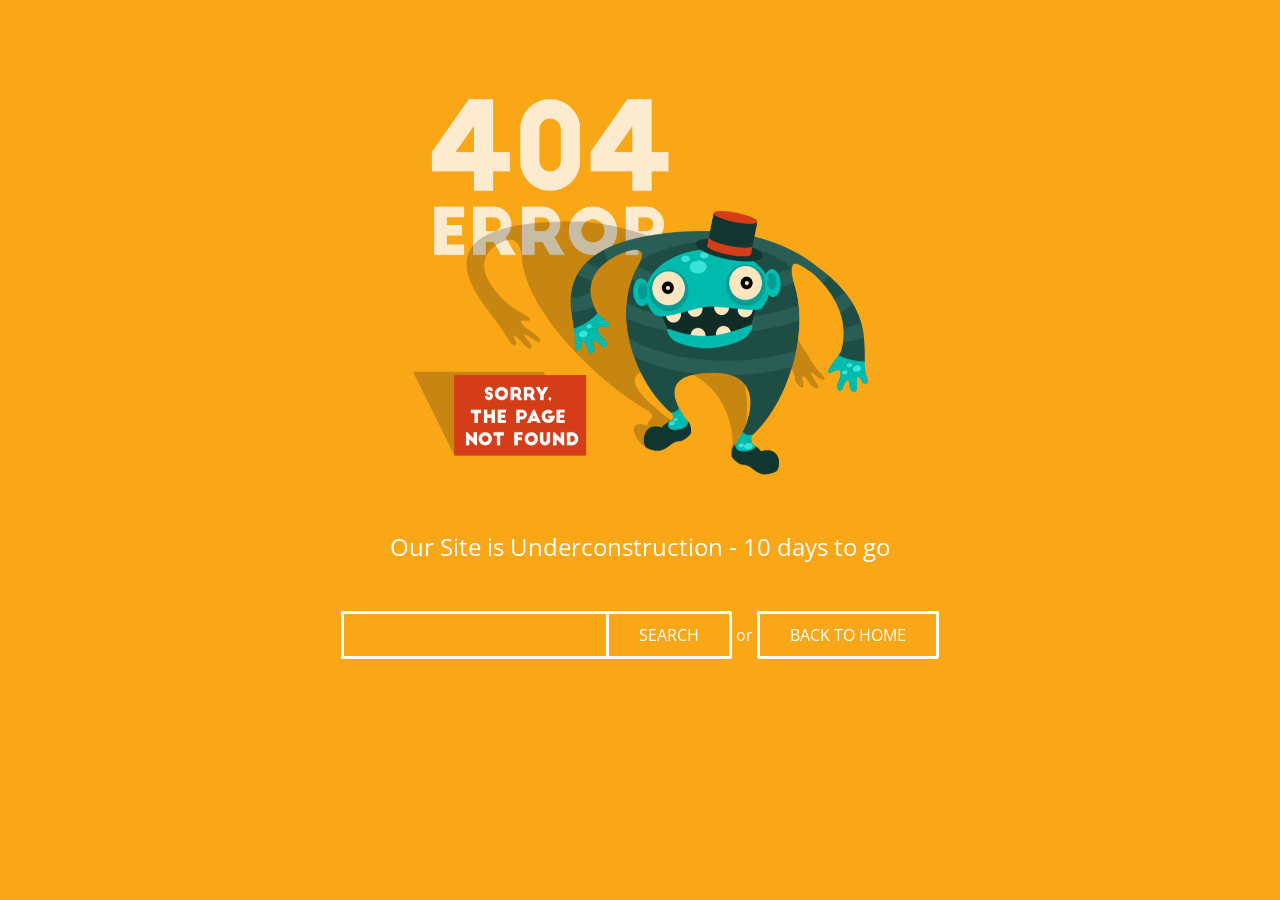
<file: AminrupAdmin/aminrup/files/extra-pages/404/2/index.htm>
﻿<!DOCTYPE html>
<html>
<head>
	<meta charset="utf-8">
	<title>Adminty - Premium Admin Template by Colorlib</title>
	<meta name="apple-mobile-web-app-capable" content="yes">
	<meta name="viewport" content="width=device-width, initial-scale=1, maximum-scale=1, user-scalable=no">
	<link rel="icon" href="images\favicon.ico" type="image/x-icon">
	<!-- Google font-->
    <link href="https://fonts.googleapis.com/css?family=Open+Sans:300,400,700" rel="stylesheet">
	<link rel="stylesheet" type="text/css" href="css\style.css">
</head>
<body>
	<div id="container" class="container">
		<ul id="scene" class="scene">
			<li class="layer" data-depth="1.00"><img src="images\404-01.png"></li>
			<li class="layer" data-depth="0.60"><img src="images\shadows-01.png"></li>
			<li class="layer" data-depth="0.20"><img src="images\monster-01.png"></li>
			<li class="layer" data-depth="0.40"><img src="images\text-01.png"></li>
			<li class="layer" data-depth="0.10"><img src="images\monster-eyes-01.png"></li>
		</ul>
		<h1>Our Site is Underconstruction - 10 days to go</h1>
		<input type="text" class="form-control"><a href="#" class="btn search">Search</a>
		<span>or</span>
		<a href="#" class="btn">Back to home</a>
	</div>
	<!-- Scripts -->
	<script src="js\parallax.js"></script>
	<script>
	// Pretty simple huh?
	var scene = document.getElementById('scene');
	var parallax = new Parallax(scene);
	</script>

</body>
</html>
</file>
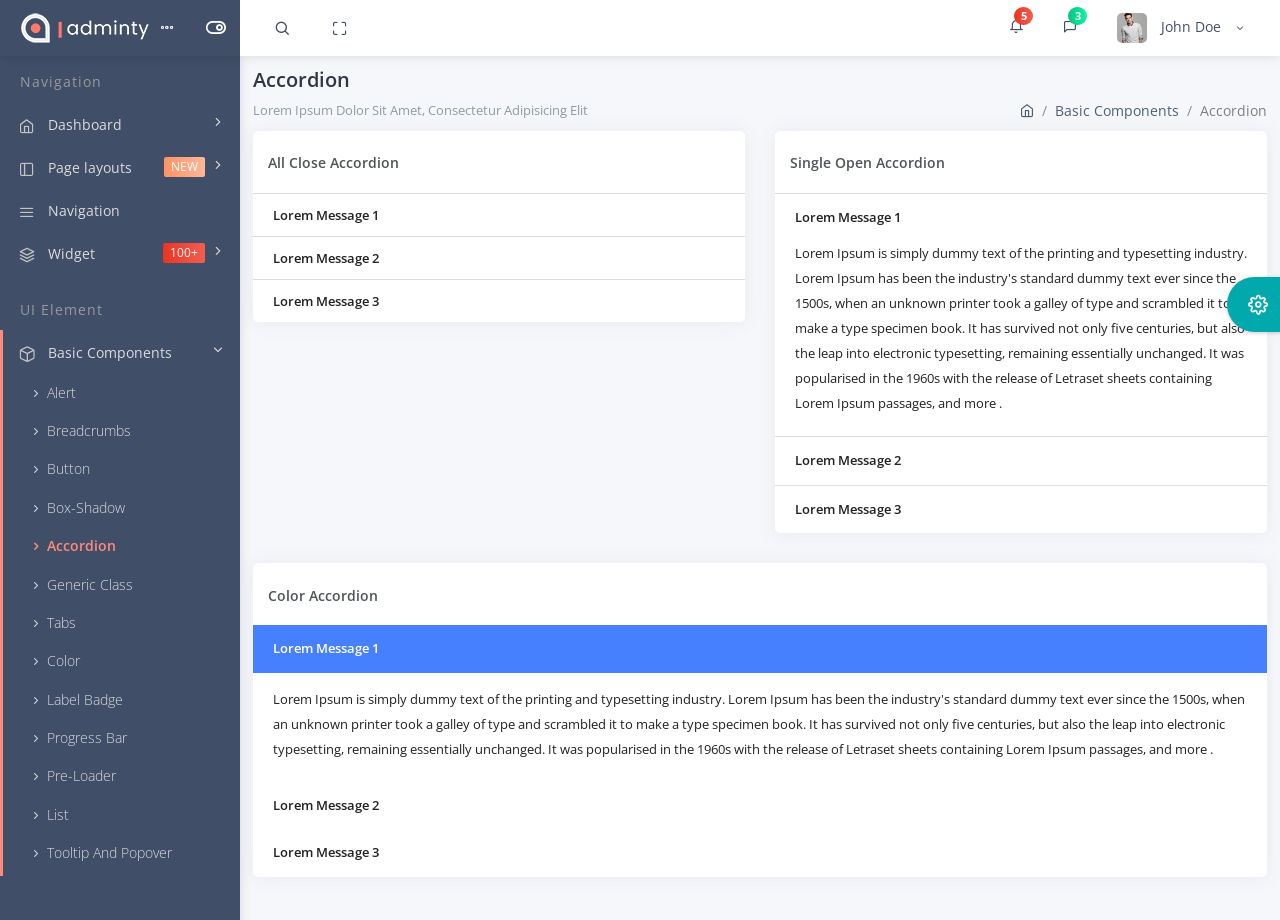
<file: AminrupAdmin/aminrup/_default/accordion.htm>
﻿<!DOCTYPE html>
<html lang="en">

<head>
    <title>Adminty - Premium Admin Template by Colorlib </title>
    <!-- HTML5 Shim and Respond.js IE10 support of HTML5 elements and media queries -->
    <!-- WARNING: Respond.js doesn't work if you view the page via file:// -->
    <!--[if lt IE 10]>
    <script src="https://oss.maxcdn.com/libs/html5shiv/3.7.0/html5shiv.js"></script>
    <script src="https://oss.maxcdn.com/libs/respond.js/1.4.2/respond.min.js"></script>
    <![endif]-->
    <!-- Meta -->
    <meta charset="utf-8">
    <meta name="viewport" content="width=device-width, initial-scale=1.0, user-scalable=0, minimal-ui">
    <meta http-equiv="X-UA-Compatible" content="IE=edge">
    <meta name="description" content="#">
    <meta name="keywords" content="Admin , Responsive, Landing, Bootstrap, App, Template, Mobile, iOS, Android, apple, creative app">
    <meta name="author" content="#">
    <!-- Favicon icon -->
    <link rel="icon" href="..\files\assets\images\favicon.ico" type="image/x-icon">
    <!-- Google font-->
    <link href="https://fonts.googleapis.com/css?family=Open+Sans:400,600,800" rel="stylesheet">
    <!-- Required Fremwork -->
    <link rel="stylesheet" type="text/css" href="..\files\bower_components\bootstrap\css\bootstrap.min.css">
    <!-- themify-icons line icon -->
    <link rel="stylesheet" type="text/css" href="..\files\assets\icon\themify-icons\themify-icons.css">
    <!-- ico font -->
    <link rel="stylesheet" type="text/css" href="..\files\assets\icon\icofont\css\icofont.css">
    <!-- feather Awesome -->
    <link rel="stylesheet" type="text/css" href="..\files\assets\icon\feather\css\feather.css">
    <!-- Style.css -->
    <link rel="stylesheet" type="text/css" href="..\files\assets\css\style.css">
    <link rel="stylesheet" type="text/css" href="..\files\assets\css\jquery.mCustomScrollbar.css">
</head>

<body>
<!-- Pre-loader start -->
<div class="theme-loader">
    <div class="ball-scale">
        <div class='contain'>
            <div class="ring">
                <div class="frame"></div>
            </div>
            <div class="ring">
                <div class="frame"></div>
            </div>
            <div class="ring">
                <div class="frame"></div>
            </div>
            <div class="ring">
                <div class="frame"></div>
            </div>
            <div class="ring">
                <div class="frame"></div>
            </div>
            <div class="ring">
                <div class="frame"></div>
            </div>
            <div class="ring">
                <div class="frame"></div>
            </div>
            <div class="ring">
                <div class="frame"></div>
            </div>
            <div class="ring">
                <div class="frame"></div>
            </div>
            <div class="ring">
                <div class="frame"></div>
            </div>
        </div>
    </div>
</div>
<!-- Pre-loader end -->
<div id="pcoded" class="pcoded">
    <div class="pcoded-overlay-box"></div>
    <div class="pcoded-container navbar-wrapper">

        <nav class="navbar header-navbar pcoded-header">
            <div class="navbar-wrapper">

                <div class="navbar-logo">
                    <a class="mobile-menu" id="mobile-collapse" href="#!">
                        <i class="feather icon-menu"></i>
                    </a>
                    <a href="index-1.htm">
                        <img class="img-fluid" src="..\files\assets\images\logo.png" alt="Theme-Logo">
                    </a>
                    <a class="mobile-options">
                        <i class="feather icon-more-horizontal"></i>
                    </a>
                </div>

                <div class="navbar-container container-fluid">
                    <ul class="nav-left">
                        <li class="header-search">
                            <div class="main-search morphsearch-search">
                                <div class="input-group">
                                    <span class="input-group-addon search-close"><i class="feather icon-x"></i></span>
                                    <input type="text" class="form-control">
                                    <span class="input-group-addon search-btn"><i class="feather icon-search"></i></span>
                                </div>
                            </div>
                        </li>
                        <li>
                            <a href="#!" onclick="javascript:toggleFullScreen()">
                                <i class="feather icon-maximize full-screen"></i>
                            </a>
                        </li>
                    </ul>
                    <ul class="nav-right">
                        <li class="header-notification">
                            <div class="dropdown-primary dropdown">
                                <div class="dropdown-toggle" data-toggle="dropdown">
                                    <i class="feather icon-bell"></i>
                                    <span class="badge bg-c-pink">5</span>
                                </div>
                                <ul class="show-notification notification-view dropdown-menu" data-dropdown-in="fadeIn" data-dropdown-out="fadeOut">
                                    <li>
                                        <h6>Notifications</h6>
                                        <label class="label label-danger">New</label>
                                    </li>
                                    <li>
                                        <div class="media">
                                            <img class="d-flex align-self-center img-radius" src="..\files\assets\images\avatar-4.jpg" alt="Generic placeholder image">
                                            <div class="media-body">
                                                <h5 class="notification-user">John Doe</h5>
                                                <p class="notification-msg">Lorem ipsum dolor sit amet, consectetuer elit.</p>
                                                <span class="notification-time">30 minutes ago</span>
                                            </div>
                                        </div>
                                    </li>
                                    <li>
                                        <div class="media">
                                            <img class="d-flex align-self-center img-radius" src="..\files\assets\images\avatar-3.jpg" alt="Generic placeholder image">
                                            <div class="media-body">
                                                <h5 class="notification-user">Joseph William</h5>
                                                <p class="notification-msg">Lorem ipsum dolor sit amet, consectetuer elit.</p>
                                                <span class="notification-time">30 minutes ago</span>
                                            </div>
                                        </div>
                                    </li>
                                    <li>
                                        <div class="media">
                                            <img class="d-flex align-self-center img-radius" src="..\files\assets\images\avatar-4.jpg" alt="Generic placeholder image">
                                            <div class="media-body">
                                                <h5 class="notification-user">Sara Soudein</h5>
                                                <p class="notification-msg">Lorem ipsum dolor sit amet, consectetuer elit.</p>
                                                <span class="notification-time">30 minutes ago</span>
                                            </div>
                                        </div>
                                    </li>
                                </ul>
                            </div>
                        </li>
                        <li class="header-notification">
                            <div class="dropdown-primary dropdown">
                                <div class="displayChatbox dropdown-toggle" data-toggle="dropdown">
                                    <i class="feather icon-message-square"></i>
                                    <span class="badge bg-c-green">3</span>
                                </div>
                            </div>
                        </li>
                        <li class="user-profile header-notification">
                            <div class="dropdown-primary dropdown">
                                <div class="dropdown-toggle" data-toggle="dropdown">
                                    <img src="..\files\assets\images\avatar-4.jpg" class="img-radius" alt="User-Profile-Image">
                                    <span>John Doe</span>
                                    <i class="feather icon-chevron-down"></i>
                                </div>
                                <ul class="show-notification profile-notification dropdown-menu" data-dropdown-in="fadeIn" data-dropdown-out="fadeOut">
                                    <li>
                                        <a href="#!">
                                            <i class="feather icon-settings"></i> Settings
                                        </a>
                                    </li>
                                    <li>
                                        <a href="user-profile.htm">
                                            <i class="feather icon-user"></i> Profile
                                        </a>
                                    </li>
                                    <li>
                                        <a href="email-inbox.htm">
                                            <i class="feather icon-mail"></i> My Messages
                                        </a>
                                    </li>
                                    <li>
                                        <a href="auth-lock-screen.htm">
                                            <i class="feather icon-lock"></i> Lock Screen
                                        </a>
                                    </li>
                                    <li>
                                        <a href="auth-normal-sign-in.htm">
                                            <i class="feather icon-log-out"></i> Logout
                                        </a>
                                    </li>
                                </ul>

                            </div>
                        </li>
                    </ul>
                </div>
            </div>
        </nav>

        <!-- Sidebar chat start -->
        <div id="sidebar" class="users p-chat-user showChat">
            <div class="had-container">
                <div class="card card_main p-fixed users-main">
                    <div class="user-box">
                        <div class="chat-inner-header">
                            <div class="back_chatBox">
                                <div class="right-icon-control">
                                    <input type="text" class="form-control  search-text" placeholder="Search Friend" id="search-friends">
                                    <div class="form-icon">
                                        <i class="icofont icofont-search"></i>
                                    </div>
                                </div>
                            </div>
                        </div>
                        <div class="main-friend-list">
                            <div class="media userlist-box" data-id="1" data-status="online" data-username="Josephin Doe" data-toggle="tooltip" data-placement="left" title="Josephin Doe">
                                <a class="media-left" href="#!">
                                    <img class="media-object img-radius img-radius" src="..\files\assets\images\avatar-3.jpg" alt="Generic placeholder image ">
                                    <div class="live-status bg-success"></div>
                                </a>
                                <div class="media-body">
                                    <div class="f-13 chat-header">Josephin Doe</div>
                                </div>
                            </div>
                            <div class="media userlist-box" data-id="2" data-status="online" data-username="Lary Doe" data-toggle="tooltip" data-placement="left" title="Lary Doe">
                                <a class="media-left" href="#!">
                                    <img class="media-object img-radius" src="..\files\assets\images\avatar-2.jpg" alt="Generic placeholder image">
                                    <div class="live-status bg-success"></div>
                                </a>
                                <div class="media-body">
                                    <div class="f-13 chat-header">Lary Doe</div>
                                </div>
                            </div>
                            <div class="media userlist-box" data-id="3" data-status="online" data-username="Alice" data-toggle="tooltip" data-placement="left" title="Alice">
                                <a class="media-left" href="#!">
                                    <img class="media-object img-radius" src="..\files\assets\images\avatar-4.jpg" alt="Generic placeholder image">
                                    <div class="live-status bg-success"></div>
                                </a>
                                <div class="media-body">
                                    <div class="f-13 chat-header">Alice</div>
                                </div>
                            </div>
                            <div class="media userlist-box" data-id="4" data-status="online" data-username="Alia" data-toggle="tooltip" data-placement="left" title="Alia">
                                <a class="media-left" href="#!">
                                    <img class="media-object img-radius" src="..\files\assets\images\avatar-3.jpg" alt="Generic placeholder image">
                                    <div class="live-status bg-success"></div>
                                </a>
                                <div class="media-body">
                                    <div class="f-13 chat-header">Alia</div>
                                </div>
                            </div>
                            <div class="media userlist-box" data-id="5" data-status="online" data-username="Suzen" data-toggle="tooltip" data-placement="left" title="Suzen">
                                <a class="media-left" href="#!">
                                    <img class="media-object img-radius" src="..\files\assets\images\avatar-2.jpg" alt="Generic placeholder image">
                                    <div class="live-status bg-success"></div>
                                </a>
                                <div class="media-body">
                                    <div class="f-13 chat-header">Suzen</div>
                                </div>
                            </div>
                        </div>
                    </div>
                </div>
            </div>
        </div>
        <!-- Sidebar inner chat start-->
        <div class="showChat_inner">
            <div class="media chat-inner-header">
                <a class="back_chatBox">
                    <i class="feather icon-chevron-left"></i> Josephin Doe
                </a>
            </div>
            <div class="media chat-messages">
                <a class="media-left photo-table" href="#!">
                    <img class="media-object img-radius img-radius m-t-5" src="..\files\assets\images\avatar-3.jpg" alt="Generic placeholder image">
                </a>
                <div class="media-body chat-menu-content">
                    <div class="">
                        <p class="chat-cont">I'm just looking around. Will you tell me something about yourself?</p>
                        <p class="chat-time">8:20 a.m.</p>
                    </div>
                </div>
            </div>
            <div class="media chat-messages">
                <div class="media-body chat-menu-reply">
                    <div class="">
                        <p class="chat-cont">I'm just looking around. Will you tell me something about yourself?</p>
                        <p class="chat-time">8:20 a.m.</p>
                    </div>
                </div>
                <div class="media-right photo-table">
                    <a href="#!">
                        <img class="media-object img-radius img-radius m-t-5" src="..\files\assets\images\avatar-4.jpg" alt="Generic placeholder image">
                    </a>
                </div>
            </div>
            <div class="chat-reply-box p-b-20">
                <div class="right-icon-control">
                    <input type="text" class="form-control search-text" placeholder="Share Your Thoughts">
                    <div class="form-icon">
                        <i class="feather icon-navigation"></i>
                    </div>
                </div>
            </div>
        </div>
        <!-- Sidebar inner chat end-->
        <div class="pcoded-main-container">
            <div class="pcoded-wrapper">
                <nav class="pcoded-navbar">
                    <div class="pcoded-inner-navbar main-menu">
                        <div class="pcoded-navigatio-lavel">Navigation</div>
                        <ul class="pcoded-item pcoded-left-item">
                            <li class="pcoded-hasmenu">
                                <a href="javascript:void(0)">
                                    <span class="pcoded-micon"><i class="feather icon-home"></i></span>
                                    <span class="pcoded-mtext">Dashboard</span>
                                </a>
                                <ul class="pcoded-submenu">
                                    <li class="">
                                        <a href="index-1.htm">
                                            <span class="pcoded-mtext">Default</span>
                                        </a>
                                    </li>
                                    <li class="">
                                        <a href="dashboard-crm.htm">
                                            <span class="pcoded-mtext">CRM</span>
                                        </a>
                                    </li>
                                    <li class=" ">
                                        <a href="dashboard-analytics.htm">
                                            <span class="pcoded-mtext">Analytics</span>
                                            <span class="pcoded-badge label label-info ">NEW</span>
                                        </a>
                                    </li>
                                </ul>
                            </li>
                            <li class="pcoded-hasmenu">
                                <a href="javascript:void(0)">
                                    <span class="pcoded-micon"><i class="feather icon-sidebar"></i></span>
                                    <span class="pcoded-mtext">Page layouts</span>
                                    <span class="pcoded-badge label label-warning">NEW</span>
                                </a>
                                <ul class="pcoded-submenu">
                                    <li class=" pcoded-hasmenu">
                                        <a href="javascript:void(0)">
                                            <span class="pcoded-mtext">Vertical</span>
                                        </a>
                                        <ul class="pcoded-submenu">
                                            <li class=" ">
                                                <a href="menu-static.htm">
                                                    <span class="pcoded-mtext">Static Layout</span>
                                                </a>
                                            </li>
                                            <li class=" ">
                                                <a href="menu-header-fixed.htm">
                                                    <span class="pcoded-mtext">Header Fixed</span>
                                                </a>
                                            </li>
                                            <li class=" ">
                                                <a href="menu-compact.htm">
                                                    <span class="pcoded-mtext">Compact</span>
                                                </a>
                                            </li>
                                            <li class=" ">
                                                <a href="menu-sidebar.htm">
                                                    <span class="pcoded-mtext">Sidebar Fixed</span>
                                                </a>
                                            </li>

                                        </ul>
                                    </li>
                                    <li class=" pcoded-hasmenu">
                                        <a href="javascript:void(0)">
                                            <span class="pcoded-mtext">Horizontal</span>
                                        </a>
                                        <ul class="pcoded-submenu">
                                            <li class=" ">
                                                <a href="menu-horizontal-static.htm" target="_blank">
                                                    <span class="pcoded-mtext">Static Layout</span>
                                                </a>
                                            </li>
                                            <li class=" ">
                                                <a href="menu-horizontal-fixed.htm" target="_blank">
                                                    <span class="pcoded-mtext">Fixed layout</span>
                                                </a>
                                            </li>
                                            <li class=" ">
                                                <a href="menu-horizontal-icon.htm" target="_blank">
                                                    <span class="pcoded-mtext">Static With Icon</span>
                                                </a>
                                            </li>
                                            <li class=" ">
                                                <a href="menu-horizontal-icon-fixed.htm" target="_blank">
                                                    <span class="pcoded-mtext">Fixed With Icon</span>
                                                </a>
                                            </li>
                                        </ul>
                                    </li>
                                    <li class=" ">
                                        <a href="menu-bottom.htm">
                                            <span class="pcoded-mtext">Bottom Menu</span>
                                        </a>
                                    </li>
                                    <li class=" ">
                                        <a href="box-layout.htm" target="_blank">
                                            <span class="pcoded-mtext">Box Layout</span>
                                        </a>
                                    </li>
                                    <li class=" ">
                                        <a href="menu-rtl.htm" target="_blank">
                                            <span class="pcoded-mtext">RTL</span>
                                        </a>
                                    </li>
                                </ul>
                            </li>
                            <li class="">
                                <a href="navbar-light.htm">
                                    <span class="pcoded-micon"><i class="feather icon-menu"></i></span>
                                    <span class="pcoded-mtext">Navigation</span>
                                </a>
                            </li>
                            <li class="pcoded-hasmenu">
                                <a href="javascript:void(0)">
                                    <span class="pcoded-micon"><i class="feather icon-layers"></i></span>
                                    <span class="pcoded-mtext">Widget</span>
                                    <span class="pcoded-badge label label-danger">100+</span>
                                </a>
                                <ul class="pcoded-submenu">
                                    <li class="">
                                        <a href="widget-statistic.htm">
                                            <span class="pcoded-mtext">Statistic</span>
                                        </a>
                                    </li>
                                    <li class=" ">
                                        <a href="widget-data.htm">
                                            <span class="pcoded-mtext">Data</span>
                                        </a>
                                    </li>
                                    <li class="">
                                        <a href="widget-chart.htm">
                                            <span class="pcoded-mtext">Chart Widget</span>
                                        </a>
                                    </li>

                                </ul>
                            </li>
                        </ul>
                        <div class="pcoded-navigatio-lavel">UI Element</div>
                        <ul class="pcoded-item pcoded-left-item">
                            <li class="pcoded-hasmenu pcoded-trigger">
                                <a href="javascript:void(0)">
                                    <span class="pcoded-micon"><i class="feather icon-box"></i></span>
                                    <span class="pcoded-mtext">Basic Components</span>
                                </a>
                                <ul class="pcoded-submenu">
                                    <li class=" ">
                                        <a href="alert.htm">
                                            <span class="pcoded-mtext">Alert</span>
                                        </a>
                                    </li>
                                    <li class=" ">
                                        <a href="breadcrumb.htm">
                                            <span class="pcoded-mtext">Breadcrumbs</span>
                                        </a>
                                    </li>
                                    <li class=" ">
                                        <a href="button.htm">
                                            <span class="pcoded-mtext">Button</span>
                                        </a>
                                    </li>
                                    <li class=" ">
                                        <a href="box-shadow.htm">
                                            <span class="pcoded-mtext">Box-Shadow</span>
                                        </a>
                                    </li>
                                    <li class="active">
                                        <a href="accordion.htm">
                                            <span class="pcoded-mtext">Accordion</span>
                                        </a>
                                    </li>
                                    <li class=" ">
                                        <a href="generic-class.htm">
                                            <span class="pcoded-mtext">Generic Class</span>
                                        </a>
                                    </li>
                                    <li class=" ">
                                        <a href="tabs.htm">
                                            <span class="pcoded-mtext">Tabs</span>
                                        </a>
                                    </li>
                                    <li class=" ">
                                        <a href="color.htm">
                                            <span class="pcoded-mtext">Color</span>
                                        </a>
                                    </li>
                                    <li class=" ">
                                        <a href="label-badge.htm">
                                            <span class="pcoded-mtext">Label Badge</span>
                                        </a>
                                    </li>
                                    <li class=" ">
                                        <a href="progress-bar.htm">
                                            <span class="pcoded-mtext">Progress Bar</span>
                                        </a>
                                    </li>
                                    <li class=" ">
                                        <a href="preloader.htm">
                                            <span class="pcoded-mtext">Pre-Loader</span>
                                        </a>
                                    </li>
                                    <li class=" ">
                                        <a href="list.htm">
                                            <span class="pcoded-mtext">List</span>
                                        </a>
                                    </li>
                                    <li class=" ">
                                        <a href="tooltip.htm">
                                            <span class="pcoded-mtext">Tooltip And Popover</span>
                                        </a>
                                    </li>
                                    <li class=" ">
                                        <a href="typography.htm">
                                            <span class="pcoded-mtext">Typography</span>
                                        </a>
                                    </li>
                                    <li class=" ">
                                        <a href="other.htm">
                                            <span class="pcoded-mtext">Other</span>
                                        </a>
                                    </li>
                                </ul>
                            </li>
                            <li class="pcoded-hasmenu">
                                <a href="javascript:void(0)">
                                    <span class="pcoded-micon"><i class="feather icon-gitlab"></i></span>
                                    <span class="pcoded-mtext">Advance Components</span>
                                </a>
                                <ul class="pcoded-submenu">
                                    <li class=" ">
                                        <a href="draggable.htm">
                                            <span class="pcoded-mtext">Draggable</span>
                                        </a>
                                    </li>
                                    <li class=" ">
                                        <a href="bs-grid.htm">
                                            <span class="pcoded-mtext">Grid Stack</span>
                                        </a>
                                    </li>
                                    <li class=" ">
                                        <a href="light-box.htm">
                                            <span class="pcoded-mtext">Light Box</span>
                                        </a>
                                    </li>
                                    <li class=" ">
                                        <a href="modal.htm">
                                            <span class="pcoded-mtext">Modal</span>
                                        </a>
                                    </li>
                                    <li class=" ">
                                        <a href="notification.htm">
                                            <span class="pcoded-mtext">Notifications</span>
                                        </a>
                                    </li>
                                    <li class=" ">
                                        <a href="notify.htm">
                                            <span class="pcoded-mtext">PNOTIFY</span>
                                            <span class="pcoded-badge label label-info">NEW</span>
                                        </a>
                                    </li>
                                    <li class=" ">
                                        <a href="rating.htm">
                                            <span class="pcoded-mtext">Rating</span>
                                        </a>
                                    </li>
                                    <li class=" ">
                                        <a href="range-slider.htm">
                                            <span class="pcoded-mtext">Range Slider</span>
                                        </a>
                                    </li>
                                    <li class=" ">
                                        <a href="slider.htm">
                                            <span class="pcoded-mtext">Slider</span>
                                        </a>
                                    </li>
                                    <li class=" ">
                                        <a href="syntax-highlighter.htm">
                                            <span class="pcoded-mtext">Syntax Highlighter</span>
                                        </a>
                                    </li>
                                    <li class=" ">
                                        <a href="tour.htm">
                                            <span class="pcoded-mtext">Tour</span>
                                        </a>
                                    </li>
                                    <li class=" ">
                                        <a href="treeview.htm">
                                            <span class="pcoded-mtext">Tree View</span>
                                        </a>
                                    </li>
                                    <li class=" ">
                                        <a href="nestable.htm">
                                            <span class="pcoded-mtext">Nestable</span>
                                        </a>
                                    </li>
                                    <li class=" ">
                                        <a href="toolbar.htm">
                                            <span class="pcoded-mtext">Toolbar</span>
                                        </a>
                                    </li>
                                    <li class=" ">
                                        <a href="x-editable.htm">
                                            <span class="pcoded-mtext">X-Editable</span>
                                        </a>
                                    </li>
                                </ul>
                            </li>
                            <li class="pcoded-hasmenu">
                                <a href="javascript:void(0)">
                                    <span class="pcoded-micon"><i class="feather icon-package"></i></span>
                                    <span class="pcoded-mtext">Extra Components</span>
                                </a>
                                <ul class="pcoded-submenu">
                                    <li class=" ">
                                        <a href="session-timeout.htm">
                                            <span class="pcoded-mtext">Session Timeout</span>
                                        </a>
                                    </li>
                                    <li class=" ">
                                        <a href="session-idle-timeout.htm">
                                            <span class="pcoded-mtext">Session Idle Timeout</span>
                                        </a>
                                    </li>
                                    <li class=" ">
                                        <a href="offline.htm">
                                            <span class="pcoded-mtext">Offline</span>
                                        </a>
                                    </li>

                                </ul>
                            </li>
                            <li class=" ">
                                <a href="animation.htm">
                                    <span class="pcoded-micon"><i class="feather icon-aperture rotate-refresh"></i><b>A</b></span>
                                    <span class="pcoded-mtext">Animations</span>
                                </a>
                            </li>
                            <li class=" ">
                                <a href="sticky.htm">
                                    <span class="pcoded-micon"><i class="feather icon-cpu"></i></span>
                                    <span class="pcoded-mtext">Sticky Notes</span>
                                    <span class="pcoded-badge label label-danger">HOT</span>
                                </a>
                            </li>
                            <li class="pcoded-hasmenu">
                                <a href="javascript:void(0)">
                                    <span class="pcoded-micon"><i class="feather icon-command"></i></span>
                                    <span class="pcoded-mtext">Icons</span>
                                </a>
                                <ul class="pcoded-submenu">
                                    <li class=" ">
                                        <a href="icon-font-awesome.htm">
                                            <span class="pcoded-mtext">Font Awesome</span>
                                        </a>
                                    </li>
                                    <li class=" ">
                                        <a href="icon-themify.htm">
                                            <span class="pcoded-mtext">Themify</span>
                                        </a>
                                    </li>
                                    <li class=" ">
                                        <a href="icon-simple-line.htm">
                                            <span class="pcoded-mtext">Simple Line Icon</span>
                                        </a>
                                    </li>
                                    <li class=" ">
                                        <a href="icon-ion.htm">
                                            <span class="pcoded-mtext">Ion Icon</span>
                                        </a>
                                    </li>
                                    <li class=" ">
                                        <a href="icon-material-design.htm">
                                            <span class="pcoded-mtext">Material Design</span>
                                        </a>
                                    </li>
                                    <li class=" ">
                                        <a href="icon-icofonts.htm">
                                            <span class="pcoded-mtext">Ico Fonts</span>
                                        </a>
                                    </li>
                                    <li class=" ">
                                        <a href="icon-weather.htm">
                                            <span class="pcoded-mtext">Weather Icon</span>
                                        </a>
                                    </li>
                                    <li class=" ">
                                        <a href="icon-typicons.htm">
                                            <span class="pcoded-mtext">Typicons</span>
                                        </a>
                                    </li>
                                    <li class=" ">
                                        <a href="icon-flags.htm">
                                            <span class="pcoded-mtext">Flags</span>
                                        </a>
                                    </li>
                                </ul>
                            </li>
                        </ul>
                        <div class="pcoded-navigatio-lavel">Forms</div>
                        <ul class="pcoded-item pcoded-left-item">
                            <li class="pcoded-hasmenu">
                                <a href="javascript:void(0)">
                                    <span class="pcoded-micon"><i class="feather icon-clipboard"></i></span>
                                    <span class="pcoded-mtext">Form Components</span>
                                </a>
                                <ul class="pcoded-submenu">
                                    <li class=" ">
                                        <a href="form-elements-component.htm">
                                            <span class="pcoded-mtext">Form Components</span>
                                        </a>
                                    </li>
                                    <li class=" ">
                                        <a href="form-elements-add-on.htm">
                                            <span class="pcoded-mtext">Form-Elements-Add-On</span>
                                        </a>
                                    </li>
                                    <li class=" ">
                                        <a href="form-elements-advance.htm">
                                            <span class="pcoded-mtext">Form-Elements-Advance</span>
                                        </a>
                                    </li>
                                    <li class=" ">
                                        <a href="form-validation.htm">
                                            <span class="pcoded-mtext">Form Validation</span>
                                        </a>
                                    </li>
                                </ul>
                            </li>
                            <li class=" ">
                                <a href="form-picker.htm">
                                    <span class="pcoded-micon"><i class="feather icon-edit-1"></i></span>
                                    <span class="pcoded-mtext">Form Picker</span>
                                    <span class="pcoded-badge label label-warning">NEW</span>
                                </a>
                            </li>
                            <li class=" ">
                                <a href="form-select.htm">
                                    <span class="pcoded-micon"><i class="feather icon-feather"></i></span>
                                    <span class="pcoded-mtext">Form Select</span>
                                </a>
                            </li>
                            <li class=" ">
                                <a href="form-masking.htm">
                                    <span class="pcoded-micon"><i class="feather icon-shield"></i></span>
                                    <span class="pcoded-mtext">Form Masking</span>
                                </a>
                            </li>
                            <li class=" ">
                                <a href="form-wizard.htm">
                                    <span class="pcoded-micon"><i class="feather icon-tv"></i></span>
                                    <span class="pcoded-mtext">Form Wizard</span>
                                </a>
                            </li>
                            <li class="pcoded-hasmenu">
                                <a href="javascript:void(0)">
                                    <span class="pcoded-micon"><i class="feather icon-book"></i></span>
                                    <span class="pcoded-mtext">Ready To Use</span>
                                    <span class="pcoded-badge label label-danger">HOT</span>
                                </a>
                                <ul class="pcoded-submenu">
                                    <li class=" ">
                                        <a href="ready-cloned-elements-form.htm">
                                            <span class="pcoded-mtext">Cloned Elements Form</span>
                                        </a>
                                    </li>
                                    <li class=" ">
                                        <a href="ready-currency-form.htm">
                                            <span class="pcoded-mtext">Currency Form</span>
                                        </a>
                                    </li>
                                    <li class=" ">
                                        <a href="ready-form-booking.htm">
                                            <span class="pcoded-mtext">Booking Form</span>
                                        </a>
                                    </li>
                                    <li class=" ">
                                        <a href="ready-form-booking-multi-steps.htm">
                                            <span class="pcoded-mtext">Booking Multi Steps Form</span>
                                        </a>
                                    </li>
                                    <li class=" ">
                                        <a href="ready-form-comment.htm">
                                            <span class="pcoded-mtext">Comment Form</span>
                                        </a>
                                    </li>
                                    <li class=" ">
                                        <a href="ready-form-contact.htm">
                                            <span class="pcoded-mtext">Contact Form</span>
                                        </a>
                                    </li>
                                    <li class=" ">
                                        <a href="ready-job-application-form.htm">
                                            <span class="pcoded-mtext">Job Application Form</span>
                                        </a>
                                    </li>
                                    <li class=" ">
                                        <a href="ready-js-addition-form.htm">
                                            <span class="pcoded-mtext">JS Addition Form</span>
                                        </a>
                                    </li>
                                    <li class=" ">
                                        <a href="ready-login-form.htm">
                                            <span class="pcoded-mtext">Login Form</span>
                                        </a>
                                    </li>
                                    <li class=" ">
                                        <a href="ready-popup-modal-form.htm" target="_blank">
                                            <span class="pcoded-mtext">Popup Modal Form</span>
                                        </a>
                                    </li>
                                    <li class=" ">
                                        <a href="ready-registration-form.htm">
                                            <span class="pcoded-mtext">Registration Form</span>
                                        </a>
                                    </li>
                                    <li class=" ">
                                        <a href="ready-review-form.htm">
                                            <span class="pcoded-mtext">Review Form</span>
                                        </a>
                                    </li>
                                    <li class=" ">
                                        <a href="ready-subscribe-form.htm">
                                            <span class="pcoded-mtext">Subscribe Form</span>
                                        </a>
                                    </li>
                                    <li class=" ">
                                        <a href="ready-suggestion-form.htm">
                                            <span class="pcoded-mtext">Suggestion Form</span>
                                        </a>
                                    </li>
                                    <li class=" ">
                                        <a href="ready-tabs-form.htm">
                                            <span class="pcoded-mtext">Tabs Form</span>
                                        </a>
                                    </li>
                                </ul>
                            </li>
                        </ul>
                        <div class="pcoded-navigatio-lavel">Tables</div>
                        <ul class="pcoded-item pcoded-left-item">
                            <li class="pcoded-hasmenu">
                                <a href="javascript:void(0)">
                                    <span class="pcoded-micon"><i class="feather icon-credit-card"></i></span>
                                    <span class="pcoded-mtext">Bootstrap Table</span>
                                </a>
                                <ul class="pcoded-submenu">
                                    <li class=" ">
                                        <a href="bs-basic-table.htm">
                                            <span class="pcoded-mtext">Basic Table</span>
                                        </a>
                                    </li>
                                    <li class=" ">
                                        <a href="bs-table-sizing.htm">
                                            <span class="pcoded-mtext">Sizing Table</span>
                                        </a>
                                    </li>
                                    <li class=" ">
                                        <a href="bs-table-border.htm">
                                            <span class="pcoded-mtext">Border Table</span>
                                        </a>
                                    </li>
                                    <li class=" ">
                                        <a href="bs-table-styling.htm">
                                            <span class="pcoded-mtext">Styling Table</span>
                                        </a>
                                    </li>
                                </ul>
                            </li>
                            <li class="pcoded-hasmenu">
                                <a href="javascript:void(0)">
                                    <span class="pcoded-micon"><i class="feather icon-inbox"></i></span>
                                    <span class="pcoded-mtext">Data Table</span>
                                    <span class="pcoded-mcaret"></span>
                                </a>
                                <ul class="pcoded-submenu">
                                    <li class=" ">
                                        <a href="dt-basic.htm">
                                            <span class="pcoded-mtext">Basic Initialization</span>
                                        </a>
                                    </li>
                                    <li class=" ">
                                        <a href="dt-advance.htm">
                                            <span class="pcoded-mtext">Advance Initialization</span>
                                        </a>
                                    </li>
                                    <li class=" ">
                                        <a href="dt-styling.htm">
                                            <span class="pcoded-mtext">Styling</span>
                                        </a>
                                    </li>
                                    <li class=" ">
                                        <a href="dt-api.htm">
                                            <span class="pcoded-mtext">API</span>
                                        </a>
                                    </li>
                                    <li class=" ">
                                        <a href="dt-ajax.htm">
                                            <span class="pcoded-mtext">Ajax</span>
                                        </a>
                                    </li>
                                    <li class=" ">
                                        <a href="dt-server-side.htm">
                                            <span class="pcoded-mtext">Server Side</span>
                                        </a>
                                    </li>
                                    <li class=" ">
                                        <a href="dt-plugin.htm">
                                            <span class="pcoded-mtext">Plug-In</span>
                                        </a>
                                    </li>
                                    <li class=" ">
                                        <a href="dt-data-sources.htm">
                                            <span class="pcoded-mtext">Data Sources</span>
                                        </a>
                                    </li>

                                </ul>
                            </li>
                            <li class="pcoded-hasmenu">
                                <a href="javascript:void(0)">
                                    <span class="pcoded-micon"><i class="feather icon-server"></i></span>
                                    <span class="pcoded-mtext">Data Table Extensions</span>
                                </a>
                                <ul class="pcoded-submenu">
                                    <li class=" ">
                                        <a href="dt-ext-autofill.htm">
                                            <span class="pcoded-mtext">AutoFill</span>
                                        </a>
                                    </li>
                                    <li class="pcoded-hasmenu">
                                        <a href="javascript:void(0)">
                                            <span class="pcoded-mtext">Button</span>
                                        </a>
                                        <ul class="pcoded-submenu">
                                            <li class=" ">
                                                <a href="dt-ext-basic-buttons.htm">
                                                    <span class="pcoded-mtext">Basic Button</span>
                                                </a>
                                            </li>
                                            <li class=" ">
                                                <a href="dt-ext-buttons-html-5-data-export.htm">
                                                    <span class="pcoded-mtext">Html-5 Data Export</span>
                                                </a>
                                            </li>
                                        </ul>
                                    </li>
                                    <li class=" ">
                                        <a href="dt-ext-col-reorder.htm">
                                            <span class="pcoded-mtext">Col Reorder</span>
                                        </a>
                                    </li>
                                    <li class=" ">
                                        <a href="dt-ext-fixed-columns.htm">
                                            <span class="pcoded-mtext">Fixed Columns</span>
                                        </a>
                                    </li>
                                    <li class=" ">
                                        <a href="dt-ext-fixed-header.htm">
                                            <span class="pcoded-mtext">Fixed Header</span>
                                        </a>
                                    </li>
                                    <li class=" ">
                                        <a href="dt-ext-key-table.htm">
                                            <span class="pcoded-mtext">Key Table</span>
                                        </a>
                                    </li>
                                    <li class=" ">
                                        <a href="dt-ext-responsive.htm">
                                            <span class="pcoded-mtext">Responsive</span>
                                        </a>
                                    </li>
                                    <li class=" ">
                                        <a href="dt-ext-row-reorder.htm">
                                            <span class="pcoded-mtext">Row Reorder</span>
                                        </a>
                                    </li>
                                    <li class=" ">
                                        <a href="dt-ext-scroller.htm">
                                            <span class="pcoded-mtext">Scroller</span>
                                        </a>
                                    </li>
                                    <li class=" ">
                                        <a href="dt-ext-select.htm">
                                            <span class="pcoded-mtext">Select Table</span>
                                        </a>
                                    </li>
                                </ul>
                            </li>
                            <li class=" ">
                                <a href="foo-table.htm">
                                    <span class="pcoded-micon"><i class="feather icon-hash"></i></span>
                                    <span class="pcoded-mtext">FooTable</span>
                                </a>
                            </li>
                            <li class="pcoded-hasmenu ">
                                <a href="javascript:void(0)">
                                    <span class="pcoded-micon"><i class="feather icon-airplay"></i></span>
                                    <span class="pcoded-mtext">Handson Table</span>
                                </a>
                                <ul class="pcoded-submenu">
                                    <li class="">
                                        <a href="handson-appearance.htm">
                                            <span class="pcoded-mtext">Appearance</span>
                                        </a>
                                    </li>
                                    <li class="">
                                        <a href="handson-data-operation.htm">
                                            <span class="pcoded-mtext">Data Operation</span>
                                        </a>
                                    </li>
                                    <li class="">
                                        <a href="handson-rows-cols.htm">
                                            <span class="pcoded-mtext">Rows Columns</span>
                                        </a>
                                    </li>
                                    <li class="">
                                        <a href="handson-columns-only.htm">
                                            <span class="pcoded-mtext">Columns Only</span>
                                        </a>
                                    </li>
                                    <li class="">
                                        <a href="handson-cell-features.htm">
                                            <span class="pcoded-mtext">Cell Features</span>
                                        </a>
                                    </li>
                                    <li class="">
                                        <a href="handson-cell-types.htm">
                                            <span class="pcoded-mtext">Cell Types</span>
                                        </a>
                                    </li>
                                    <li class="">
                                        <a href="handson-integrations.htm">
                                            <span class="pcoded-mtext">Integrations</span>
                                        </a>
                                    </li>
                                    <li class="">
                                        <a href="handson-rows-only.htm">
                                            <span class="pcoded-mtext">Rows Only</span>
                                        </a>
                                    </li>
                                    <li class="">
                                        <a href="handson-utilities.htm">
                                            <span class="pcoded-mtext">Utilities</span>
                                        </a>
                                    </li>
                                </ul>
                            </li>
                            <li class="">
                                <a href="editable-table.htm">
                                    <span class="pcoded-micon"><i class="feather icon-edit"></i></span>
                                    <span class="pcoded-mtext">Editable Table</span>
                                </a>
                            </li>
                        </ul>
                        <div class="pcoded-navigatio-lavel">Chart And Maps</div>
                        <ul class="pcoded-item pcoded-left-item">
                            <li class="pcoded-hasmenu ">
                                <a href="javascript:void(0)">
                                    <span class="pcoded-micon"><i class="feather icon-pie-chart"></i></span>
                                    <span class="pcoded-mtext">Charts</span>
                                </a>
                                <ul class="pcoded-submenu">
                                    <li class="">
                                        <a href="chart-google.htm">
                                            <span class="pcoded-mtext">Google Chart</span>
                                        </a>
                                    </li>
                                    <li class="">
                                        <a href="chart-echart.htm">
                                            <span class="pcoded-mtext">Echarts</span>
                                        </a>
                                    </li>
                                    <li class="">
                                        <a href="chart-chartjs.htm">
                                            <span class="pcoded-mtext">ChartJs</span>
                                        </a>
                                    </li>
                                    <li class="">
                                        <a href="chart-list.htm">
                                            <span class="pcoded-mtext">List Chart</span>
                                        </a>
                                    </li>
                                    <li class="">
                                        <a href="chart-float.htm">
                                            <span class="pcoded-mtext">Float Chart</span>
                                        </a>
                                    </li>
                                    <li class="">
                                        <a href="chart-knob.htm">
                                            <span class="pcoded-mtext">Knob chart</span>
                                        </a>
                                    </li>
                                    <li class="">
                                        <a href="chart-morris.htm">
                                            <span class="pcoded-mtext">Morris Chart</span>
                                        </a>
                                    </li>
                                    <li class="">
                                        <a href="chart-nvd3.htm">
                                            <span class="pcoded-mtext">Nvd3 Chart</span>
                                        </a>
                                    </li>
                                    <li class="">
                                        <a href="chart-peity.htm">
                                            <span class="pcoded-mtext">Peity Chart</span>
                                        </a>
                                    </li>
                                    <li class="">
                                        <a href="chart-radial.htm">
                                            <span class="pcoded-mtext">Radial Chart</span>
                                        </a>
                                    </li>
                                    <li class="">
                                        <a href="chart-rickshaw.htm">
                                            <span class="pcoded-mtext">Rickshaw Chart</span>
                                        </a>
                                    </li>
                                    <li class="">
                                        <a href="chart-sparkline.htm">
                                            <span class="pcoded-mtext">Sparkline Chart</span>
                                        </a>
                                    </li>
                                    <li class="">
                                        <a href="chart-c3.htm">
                                            <span class="pcoded-mtext">C3 Chart</span>
                                        </a>
                                    </li>
                                </ul>
                            </li>
                            <li class="pcoded-hasmenu ">
                                <a href="javascript:void(0)">
                                    <span class="pcoded-micon"><i class="feather icon-map"></i></span>
                                    <span class="pcoded-mtext">Maps</span>
                                </a>
                                <ul class="pcoded-submenu">
                                    <li class="">
                                        <a href="map-google.htm">
                                            <span class="pcoded-mtext">Google Maps</span>
                                        </a>
                                    </li>
                                    <li class="">
                                        <a href="map-vector.htm">
                                            <span class="pcoded-mtext">Vector Maps</span>
                                        </a>
                                    </li>
                                    <li class="">
                                        <a href="map-api.htm">
                                            <span class="pcoded-mtext">Google Map Search API</span>
                                        </a>
                                    </li>
                                    <li class="">
                                        <a href="location.htm">
                                            <span class="pcoded-mtext">Location</span>
                                        </a>
                                    </li>
                                </ul>
                            </li>
                            <li class="">
                                <a href="..\files\extra-pages\landingpage\index.htm" target="_blank">
                                    <span class="pcoded-micon"><i class="feather icon-navigation-2"></i></span>
                                    <span class="pcoded-mtext">Landing Page</span>
                                </a>
                            </li>
                        </ul>
                        <div class="pcoded-navigatio-lavel">Pages</div>
                        <ul class="pcoded-item pcoded-left-item">
                            <li class="pcoded-hasmenu ">
                                <a href="javascript:void(0)">
                                    <span class="pcoded-micon"><i class="feather icon-unlock"></i></span>
                                    <span class="pcoded-mtext">Authentication</span>
                                </a>
                                <ul class="pcoded-submenu">
                                    <li class="">
                                        <a href="auth-normal-sign-in.htm" target="_blank">
                                            <span class="pcoded-mtext">Login With BG Image</span>
                                        </a>
                                    </li>
                                    <li class="">
                                        <a href="auth-sign-in-social.htm" target="_blank">
                                            <span class="pcoded-mtext">Login With Social Icon</span>
                                        </a>
                                    </li>
                                    <li class="">
                                        <a href="auth-sign-in-social-header-footer.htm" target="_blank">
                                            <span class="pcoded-mtext">Login Social With Header And Footer</span>
                                        </a>
                                    </li>
                                    <li class="">
                                        <a href="auth-normal-sign-in-header-footer.htm" target="_blank">
                                            <span class="pcoded-mtext">Login With Header And Footer</span>
                                        </a>
                                    </li>
                                    <li class="">
                                        <a href="auth-sign-up.htm" target="_blank">
                                            <span class="pcoded-mtext">Registration BG Image</span>
                                        </a>
                                    </li>
                                    <li class="">
                                        <a href="auth-sign-up-social.htm" target="_blank">
                                            <span class="pcoded-mtext">Registration Social Icon</span>
                                        </a>
                                    </li>
                                    <li class="">
                                        <a href="auth-sign-up-social-header-footer.htm" target="_blank">
                                            <span class="pcoded-mtext">Registration Social With Header And Footer</span>
                                        </a>
                                    </li>
                                    <li class="">
                                        <a href="auth-sign-up-header-footer.htm" target="_blank">
                                            <span class="pcoded-mtext">Registration With Header And Footer</span>
                                        </a>
                                    </li>
                                    <li class="">
                                        <a href="auth-multi-step-sign-up.htm" target="_blank">
                                            <span class="pcoded-mtext">Multi Step Registration</span>
                                        </a>
                                    </li>
                                    <li class="">
                                        <a href="auth-reset-password.htm" target="_blank">
                                            <span class="pcoded-mtext">Forgot Password</span>
                                        </a>
                                    </li>
                                    <li class="">
                                        <a href="auth-lock-screen.htm" target="_blank">
                                            <span class="pcoded-mtext">Lock Screen</span>
                                        </a>
                                    </li>
                                    <li class="">
                                        <a href="auth-modal.htm" target="_blank">
                                            <span class="pcoded-mtext">Modal</span>
                                        </a>
                                    </li>
                                </ul>
                            </li>
                            <li class="pcoded-hasmenu ">
                                <a href="javascript:void(0)">
                                    <span class="pcoded-micon"><i class="feather icon-sliders"></i></span>
                                    <span class="pcoded-mtext">Maintenance</span>
                                </a>
                                <ul class="pcoded-submenu">
                                    <li class="">
                                        <a href="error.htm">
                                            <span class="pcoded-mtext">Error</span>
                                        </a>
                                    </li>
                                    <li class="">
                                        <a href="comming-soon.htm">
                                            <span class="pcoded-mtext">Comming Soon</span>
                                        </a>
                                    </li>
                                    <li class="">
                                        <a href="offline-ui.htm">
                                            <span class="pcoded-mtext">Offline UI</span>
                                        </a>
                                    </li>
                                </ul>
                            </li>
                            <li class="pcoded-hasmenu ">
                                <a href="javascript:void(0)">
                                    <span class="pcoded-micon"><i class="feather icon-users"></i></span>
                                    <span class="pcoded-mtext">User Profile</span>
                                </a>
                                <ul class="pcoded-submenu">
                                    <li class="">
                                        <a href="timeline.htm">
                                            <span class="pcoded-mtext">Timeline</span>
                                        </a>
                                    </li>
                                    <li class="">
                                        <a href="timeline-social.htm">
                                            <span class="pcoded-mtext">Timeline Social</span>
                                        </a>
                                    </li>
                                    <li class="">
                                        <a href="user-profile.htm">
                                            <span class="pcoded-mtext">User Profile</span>
                                        </a>
                                    </li>
                                    <li class="">
                                        <a href="user-card.htm">
                                            <span class="pcoded-mtext">User Card</span>
                                        </a>
                                    </li>
                                </ul>
                            </li>
                            <li class="pcoded-hasmenu ">
                                <a href="javascript:void(0)">
                                    <span class="pcoded-micon"><i class="feather icon-shopping-cart"></i></span>
                                    <span class="pcoded-mtext">E-Commerce</span>
                                    <span class="pcoded-badge label label-danger">NEW</span>
                                </a>
                                <ul class="pcoded-submenu">
                                    <li class="">
                                        <a href="product.htm">
                                            <span class="pcoded-mtext">Product</span>
                                        </a>
                                    </li>
                                    <li class="">
                                        <a href="product-list.htm">
                                            <span class="pcoded-mtext">Product List</span>
                                        </a>
                                    </li>
                                    <li class="">
                                        <a href="product-edit.htm">
                                            <span class="pcoded-mtext">Product Edit</span>
                                        </a>
                                    </li>
                                    <li class="">
                                        <a href="product-detail.htm">
                                            <span class="pcoded-mtext">Product Detail</span>
                                        </a>
                                    </li>
                                    <li class="">
                                        <a href="product-cart.htm">
                                            <span class="pcoded-mtext">Product Card</span>
                                        </a>
                                    </li>
                                    <li class="">
                                        <a href="product-payment.htm">
                                            <span class="pcoded-mtext">Credit Card Form</span>
                                        </a>
                                    </li>
                                </ul>
                            </li>
                            <li class="pcoded-hasmenu ">
                                <a href="javascript:void(0)">
                                    <span class="pcoded-micon"><i class="feather icon-mail"></i></span>
                                    <span class="pcoded-mtext">Email</span>
                                </a>
                                <ul class="pcoded-submenu">
                                    <li class="">
                                        <a href="email-compose.htm">
                                            <span class="pcoded-mtext">Compose Email</span>
                                        </a>
                                    </li>
                                    <li class="">
                                        <a href="email-inbox.htm">
                                            <span class="pcoded-mtext">Inbox</span>
                                        </a>
                                    </li>
                                    <li class="">
                                        <a href="email-read.htm">
                                            <span class="pcoded-mtext">Read Mail</span>
                                        </a>
                                    </li>
                                    <li class="pcoded-hasmenu ">
                                        <a href="javascript:void(0)">
                                            <span class="pcoded-mtext">Email Template</span>
                                        </a>
                                        <ul class="pcoded-submenu">
                                            <li class="">
                                                <a href="..\files\extra-pages\email-templates\email-welcome.htm">
                                                    <span class="pcoded-mtext">Welcome Email</span>
                                                </a>
                                            </li>
                                            <li class="">
                                                <a href="..\files\extra-pages\email-templates\email-password.htm">
                                                    <span class="pcoded-mtext">Reset Password</span>
                                                </a>
                                            </li>
                                            <li class="">
                                                <a href="..\files\extra-pages\email-templates\email-newsletter.htm">
                                                    <span class="pcoded-mtext">Newsletter Email</span>
                                                </a>
                                            </li>
                                            <li class="">
                                                <a href="..\files\extra-pages\email-templates\email-launch.htm">
                                                    <span class="pcoded-mtext">App Launch</span>
                                                </a>
                                            </li>
                                            <li class="">
                                                <a href="..\files\extra-pages\email-templates\email-activation.htm">
                                                    <span class="pcoded-mtext">Activation Code</span>
                                                </a>
                                            </li>
                                        </ul>
                                    </li>
                                </ul>
                            </li>
                        </ul>
                        <div class="pcoded-navigatio-lavel">App</div>
                        <ul class="pcoded-item pcoded-left-item">
                            <li class=" ">
                                <a href="chat.htm">
                                    <span class="pcoded-micon"><i class="feather icon-message-square"></i></span>
                                    <span class="pcoded-mtext">Chat</span>
                                </a>
                            </li>
                            <li class="pcoded-hasmenu ">
                                <a href="javascript:void(0)">
                                    <span class="pcoded-micon"><i class="feather icon-globe"></i></span>
                                    <span class="pcoded-mtext">Social</span>
                                </a>
                                <ul class="pcoded-submenu">
                                    <li class="">
                                        <a href="fb-wall.htm">
                                            <span class="pcoded-mtext">Wall</span>
                                        </a>
                                    </li>
                                    <li class="">
                                        <a href="message.htm">
                                            <span class="pcoded-mtext">Messages</span>
                                        </a>
                                    </li>
                                </ul>
                            </li>
                            <li class="pcoded-hasmenu ">
                                <a href="javascript:void(0)">
                                    <span class="pcoded-micon"><i class="feather icon-check-circle"></i></span>
                                    <span class="pcoded-mtext">Task</span>
                                </a>
                                <ul class="pcoded-submenu">
                                    <li class="">
                                        <a href="task-list.htm">
                                            <span class="pcoded-mtext">Task List</span>
                                        </a>
                                    </li>
                                    <li class="">
                                        <a href="task-board.htm">
                                            <span class="pcoded-mtext">Task Board</span>
                                        </a>
                                    </li>
                                    <li class="">
                                        <a href="task-detail.htm">
                                            <span class="pcoded-mtext">Task Detail</span>
                                        </a>
                                    </li>
                                    <li class="">
                                        <a href="issue-list.htm">
                                            <span class="pcoded-mtext">Issue List</span>
                                        </a>
                                    </li>
                                </ul>
                            </li>
                            <li class="pcoded-hasmenu ">
                                <a href="javascript:void(0)">
                                    <span class="pcoded-micon"><i class="feather icon-bookmark"></i></span>
                                    <span class="pcoded-mtext">To-Do</span>
                                </a>
                                <ul class="pcoded-submenu">
                                    <li class="">
                                        <a href="todo.htm">
                                            <span class="pcoded-mtext">To-Do</span>
                                        </a>
                                    </li>
                                    <li class="">
                                        <a href="notes.htm">
                                            <span class="pcoded-mtext">Notes</span>
                                        </a>
                                    </li>
                                </ul>
                            </li>
                            <li class="pcoded-hasmenu ">
                                <a href="javascript:void(0)">
                                    <span class="pcoded-micon"><i class="feather icon-image"></i></span>
                                    <span class="pcoded-mtext">Gallery</span>
                                </a>
                                <ul class="pcoded-submenu">
                                    <li class="">
                                        <a href="gallery-grid.htm">
                                            <span class="pcoded-mtext">Gallery-Grid</span>
                                        </a>
                                    </li>
                                    <li class="">
                                        <a href="gallery-masonry.htm">
                                            <span class="pcoded-mtext">Masonry Gallery</span>
                                        </a>
                                    </li>
                                    <li class="">
                                        <a href="gallery-advance.htm">
                                            <span class="pcoded-mtext">Advance Gallery</span>
                                        </a>
                                    </li>
                                </ul>
                            </li>
                            <li class="pcoded-hasmenu ">
                                <a href="javascript:void(0)">
                                    <span class="pcoded-micon"><i class="feather icon-search"></i><b>S</b></span>
                                    <span class="pcoded-mtext">Search</span>
                                </a>
                                <ul class="pcoded-submenu">
                                    <li class="">
                                        <a href="search-result.htm">
                                            <span class="pcoded-mtext">Simple Search</span>
                                        </a>
                                    </li>
                                    <li class="">
                                        <a href="search-result2.htm">
                                            <span class="pcoded-mtext">Grouping Search</span>
                                        </a>
                                    </li>
                                </ul>
                            </li>
                            <li class="pcoded-hasmenu ">
                                <a href="javascript:void(0)">
                                    <span class="pcoded-micon"><i class="feather icon-award"></i></span>
                                    <span class="pcoded-mtext">Job Search</span>
                                    <span class="pcoded-badge label label-danger">NEW</span>
                                </a>
                                <ul class="pcoded-submenu">
                                    <li class="">
                                        <a href="job-card-view.htm">
                                            <span class="pcoded-mtext">Card View</span>
                                        </a>
                                    </li>
                                    <li class="">
                                        <a href="job-details.htm">
                                            <span class="pcoded-mtext">Job Detailed</span>
                                        </a>
                                    </li>
                                    <li class="">
                                        <a href="job-find.htm">
                                            <span class="pcoded-mtext">Job Find</span>
                                        </a>
                                    </li>
                                    <li class="">
                                        <a href="job-panel-view.htm">
                                            <span class="pcoded-mtext">Job Panel View</span>
                                        </a>
                                    </li>
                                </ul>
                            </li>
                        </ul>
                        <div class="pcoded-navigatio-lavel">Extension</div>
                        <ul class="pcoded-item pcoded-left-item">
                            <li class="pcoded-hasmenu ">
                                <a href="javascript:void(0)">
                                    <span class="pcoded-micon"><i class="feather icon-file-plus"></i></span>
                                    <span class="pcoded-mtext">Editor</span>
                                </a>
                                <ul class="pcoded-submenu">
                                    <li class="">
                                        <a href="ck-editor.htm">
                                            <span class="pcoded-mtext">CK-Editor</span>
                                        </a>
                                    </li>
                                    <li class="">
                                        <a href="wysiwyg-editor.htm">
                                            <span class="pcoded-mtext">WYSIWYG Editor</span>
                                        </a>
                                    </li>
                                    <li class="">
                                        <a href="ace-editor.htm">
                                            <span class="pcoded-mtext">Ace Editor</span>
                                        </a>
                                    </li>
                                    <li class="">
                                        <a href="long-press-editor.htm">
                                            <span class="pcoded-mtext">Long Press Editor</span>
                                        </a>
                                    </li>
                                </ul>
                            </li>
                        </ul>
                        <ul class="pcoded-item pcoded-left-item">
                            <li class="pcoded-hasmenu ">
                                <a href="javascript:void(0)">
                                    <span class="pcoded-micon"><i class="feather icon-file-minus"></i></span>
                                    <span class="pcoded-mtext">Invoice</span>
                                </a>
                                <ul class="pcoded-submenu">
                                    <li class="">
                                        <a href="invoice.htm">
                                            <span class="pcoded-mtext">Invoice</span>
                                        </a>
                                    </li>
                                    <li class="">
                                        <a href="invoice-summary.htm">
                                            <span class="pcoded-mtext">Invoice Summary</span>
                                        </a>
                                    </li>
                                    <li class="">
                                        <a href="invoice-list.htm">
                                            <span class="pcoded-mtext">Invoice List</span>
                                        </a>
                                    </li>
                                </ul>
                            </li>
                            <li class="pcoded-hasmenu ">
                                <a href="javascript:void(0)">
                                    <span class="pcoded-micon"><i class="feather icon-calendar"></i></span>
                                    <span class="pcoded-mtext">Event Calendar</span>
                                </a>
                                <ul class="pcoded-submenu">
                                    <li class="">
                                        <a href="event-full-calender.htm">
                                            <span class="pcoded-mtext">Full Calendar</span>
                                        </a>
                                    </li>
                                    <li class="">
                                        <a href="event-clndr.htm">
                                            <span class="pcoded-mtext">CLNDER</span>
                                            <span class="pcoded-badge label label-info">NEW</span>
                                        </a>
                                    </li>
                                </ul>
                            </li>
                            <li class="">
                                <a href="image-crop.htm">
                                    <span class="pcoded-micon"><i class="feather icon-scissors"></i></span>
                                    <span class="pcoded-mtext">Image Cropper</span>
                                </a>
                            </li>
                            <li class="">
                                <a href="file-upload.htm">
                                    <span class="pcoded-micon"><i class="feather icon-upload-cloud"></i></span>
                                    <span class="pcoded-mtext">File Upload</span>
                                </a>
                            </li>
                            <li class="">
                                <a href="change-loges.htm">
                                    <span class="pcoded-micon"><i class="feather icon-briefcase"></i><b>CL</b></span>
                                    <span class="pcoded-mtext">Change Loges</span>
                                </a>
                            </li>
                        </ul>
                        <div class="pcoded-navigatio-lavel">Other</div>
                        <ul class="pcoded-item pcoded-left-item">
                            <li class="pcoded-hasmenu ">
                                <a href="javascript:void(0)">
                                    <span class="pcoded-micon"><i class="feather icon-list"></i></span>
                                    <span class="pcoded-mtext">Menu Levels</span>
                                </a>
                                <ul class="pcoded-submenu">
                                    <li class="">
                                        <a href="javascript:void(0)">
                                            <span class="pcoded-mtext">Menu Level 2.1</span>
                                        </a>
                                    </li>
                                    <li class="pcoded-hasmenu ">
                                        <a href="javascript:void(0)">
                                            <span class="pcoded-mtext">Menu Level 2.2</span>
                                        </a>
                                        <ul class="pcoded-submenu">
                                            <li class="">
                                                <a href="javascript:void(0)">
                                                    <span class="pcoded-mtext">Menu Level 3.1</span>
                                                </a>
                                            </li>
                                        </ul>
                                    </li>
                                    <li class="">
                                        <a href="javascript:void(0)">
                                            <span class="pcoded-mtext">Menu Level 2.3</span>
                                        </a>
                                    </li>

                                </ul>
                            </li>
                            <li class="">
                                <a href="javascript:void(0)" class="disabled">
                                    <span class="pcoded-micon"><i class="feather icon-power"></i></span>
                                    <span class="pcoded-mtext">Disabled Menu</span>
                                </a>
                            </li>
                            <li class="">
                                <a href="sample-page.htm">
                                    <span class="pcoded-micon"><i class="feather icon-watch"></i></span>
                                    <span class="pcoded-mtext">Sample Page</span>
                                </a>
                            </li>
                        </ul>
                        <div class="pcoded-navigatio-lavel">Support</div>
                        <ul class="pcoded-item pcoded-left-item">
                            <li class="">
                                <a href="http://html.codedthemes.com/Adminty/doc" target="_blank">
                                    <span class="pcoded-micon"><i class="feather icon-monitor"></i></span>
                                    <span class="pcoded-mtext">Documentation</span>
                                </a>
                            </li>
                            <li class="">
                                <a href="#" target="_blank">
                                    <span class="pcoded-micon"><i class="feather icon-help-circle"></i></span>
                                    <span class="pcoded-mtext">Submit Issue</span>
                                </a>
                            </li>
                        </ul>
                    </div>
                </nav>
                <div class="pcoded-content">
                    <div class="pcoded-inner-content">
                        <!-- Main-body start -->
                        <div class="main-body">
                            <div class="page-wrapper">
                                <!-- Page-header start -->
                                <div class="page-header">
                                    <div class="row align-items-end">
                                        <div class="col-lg-8">
                                            <div class="page-header-title">
                                                <div class="d-inline">
                                                    <h4>Accordion</h4>
                                                    <span>lorem ipsum dolor sit amet, consectetur adipisicing elit</span>
                                                </div>
                                            </div>
                                        </div>
                                        <div class="col-lg-4">
                                            <div class="page-header-breadcrumb">
                                                <ul class="breadcrumb-title">
                                                    <li class="breadcrumb-item">
                                                        <a href="index-1.htm"> <i class="feather icon-home"></i> </a>
                                                    </li>
                                                    <li class="breadcrumb-item"><a href="#!">Basic Components</a>
                                                    </li>
                                                    <li class="breadcrumb-item"><a href="#!">Accordion</a>
                                                    </li>
                                                </ul>
                                            </div>
                                        </div>
                                    </div>
                                </div>
                                <!-- Page-header end -->

                                    <!-- Page-body start -->
                                    <div class="page-body">
                                        <!-- Row start -->
                                        <div class="row">
                                            <!-- Multiple Open Accordion start -->
                                            <div class="col-lg-6">
                                                <div class="card">
                                                    <div class="card-header">
                                                        <h5 class="card-header-text">All Close Accordion</h5>
                                                    </div>
                                                    <div class="card-block accordion-block">
                                                        <div id="accordion" role="tablist" aria-multiselectable="true">
                                                            <div class="accordion-panel">
                                                                <div class="accordion-heading" role="tab" id="headingOne">
                                                                    <h3 class="card-title accordion-title">
                                                                    <a class="accordion-msg" data-toggle="collapse" data-parent="#accordion" href="#collapseOne" aria-expanded="true" aria-controls="collapseOne">
                                                                        Lorem Message 1
                                                                    </a>
                                                                </h3>
                                                                </div>
                                                                <div id="collapseOne" class="panel-collapse collapse in" role="tabpanel" aria-labelledby="headingOne">
                                                                    <div class="accordion-content accordion-desc">
                                                                        <p>
                                                                            Lorem Ipsum is simply dummy text of the printing and typesetting industry. Lorem Ipsum has been the industry's standard dummy text ever since the 1500s, when an unknown printer took a galley of type and scrambled it to make a type specimen book. It has
                                                                            survived not only five centuries, but also the leap into electronic typesetting, remaining essentially unchanged. It was popularised in the 1960s with the release of Letraset
                                                                            sheets containing Lorem Ipsum passages, and more recently with desktop publishing software like Aldus PageMaker including versions of Lorem Ipsum.
                                                                        </p>
                                                                    </div>
                                                                </div>
                                                            </div>
                                                            <div class="accordion-panel">
                                                                <div class="accordion-heading" role="tab" id="headingTwo">
                                                                    <h3 class="card-title accordion-title">
                                                                    <a class="accordion-msg" data-toggle="collapse" data-parent="#accordion" href="#collapseTwo" aria-expanded="false" aria-controls="collapseTwo">
                                                                        Lorem Message 2
                                                                    </a>
                                                                </h3>
                                                                </div>
                                                                <div id="collapseTwo" class="panel-collapse collapse" role="tabpanel" aria-labelledby="headingTwo">
                                                                    <div class="accordion-content accordion-desc">
                                                                        <p>
                                                                            Lorem Ipsum is simply dummy text of the printing and typesetting industry. Lorem Ipsum has been the industry's standard dummy text ever since the 1500s, when an unknown printer took a galley of type and scrambled it to make a type specimen book. It has
                                                                            survived not only five centuries, but also the leap into electronic typesetting, remaining essentially unchanged. It was popularised in the 1960s with the release of Letraset
                                                                            sheets containing Lorem Ipsum passages, and more recently with desktop publishing software like Aldus PageMaker including versions of Lorem Ipsum.
                                                                        </p>
                                                                    </div>
                                                                </div>
                                                            </div>
                                                            <div class="accordion-panel">
                                                                <div class=" accordion-heading" role="tab" id="headingThree">
                                                                    <h3 class="card-title accordion-title">
                                                                    <a class="accordion-msg" data-toggle="collapse" data-parent="#accordion" href="#collapseThree" aria-expanded="false" aria-controls="collapseThree">
                                                                        Lorem Message 3
                                                                    </a>
                                                                </h3>
                                                                </div>
                                                                <div id="collapseThree" class="panel-collapse collapse" role="tabpanel" aria-labelledby="headingThree">
                                                                    <div class="accordion-content accordion-desc">
                                                                        <p>
                                                                            Lorem Ipsum is simply dummy text of the printing and typesetting industry. Lorem Ipsum has been the industry's standard dummy text ever since the 1500s, when an unknown printer took a galley of type and scrambled it to make a type specimen book. It has
                                                                            survived not only five centuries, but also the leap into electronic typesetting, remaining essentially unchanged. It was popularised in the 1960s with the release of Letraset
                                                                            sheets containing Lorem Ipsum passages, and more recently with desktop publishing software like Aldus PageMaker including versions of Lorem Ipsum.
                                                                        </p>
                                                                    </div>
                                                                </div>
                                                            </div>
                                                        </div>
                                                    </div>
                                                </div>
                                            </div>
                                            <!-- Multiple Open Accordion ends -->
                                            <!-- Single Open Accordion start -->
                                            <div class="col-lg-6">
                                                <div class="card">
                                                    <div class="card-header">
                                                        <h5 class="card-header-text">Single Open Accordion</h5>
                                                    </div>
                                                    <div class="card-block accordion-block">
                                                        <div class="accordion-box" id="single-open">
                                                            <a class="accordion-msg">Lorem Message 1</a>
                                                            <div class="accordion-desc">
                                                                <p>
                                                                    Lorem Ipsum is simply dummy text of the printing and typesetting industry. Lorem Ipsum has been the industry's standard dummy text ever since the 1500s, when an unknown printer took a galley of type and scrambled it to make a type specimen book. It has
                                                                    survived not only five centuries, but also the leap into electronic typesetting, remaining essentially unchanged. It was popularised in the 1960s with the release of Letraset sheets containing
                                                                    Lorem Ipsum passages, and more .
                                                                </p>
                                                            </div>
                                                            <a class="accordion-msg">Lorem Message 2</a>
                                                            <div class="accordion-desc">
                                                                <p>
                                                                    Lorem Ipsum is simply dummy text of the printing and typesetting industry. Lorem Ipsum has been the industry's standard dummy text ever since the 1500s, when an unknown printer took a galley of type and scrambled it to make a type specimen book. It has
                                                                    survived not only five centuries, but also the leap into electronic typesetting, remaining essentially unchanged. It was popularised in the 1960s with the release of Letraset sheets containing
                                                                    Lorem Ipsum passages, and more .
                                                                </p>
                                                            </div>
                                                            <a class="accordion-msg">Lorem Message 3</a>
                                                            <div class="accordion-desc">
                                                                <p>
                                                                    Lorem Ipsum is simply dummy text of the printing and typesetting industry. Lorem Ipsum has been the industry's standard dummy text ever since the 1500s, when an unknown printer took a galley of type and scrambled it to make a type specimen book. It has
                                                                    survived not only five centuries, but also the leap into electronic typesetting, remaining essentially unchanged. It was popularised in the 1960s with the release of Letraset sheets containing
                                                                    Lorem Ipsum passages, and more .
                                                                </p>
                                                            </div>
                                                        </div>
                                                    </div>
                                                </div>
                                            </div>
                                            <!-- Single Open Accordion ends -->
                                        </div>
                                        <!-- Row end -->
                                        <!-- Row start -->
                                        <div class="row">
                                            <!-- Color Open Accordion start -->
                                            <div class="col-lg-12">
                                                <div class="card">
                                                    <div class="card-header">
                                                        <h5 class="card-header-text">Color Accordion</h5>
                                                    </div>
                                                    <div class="card-block accordion-block color-accordion-block">
                                                        <div class="color-accordion" id="color-accordion">
                                                            <a class="accordion-msg b-none">Lorem Message 1</a>
                                                            <div class="accordion-desc">
                                                                <p>
                                                                    Lorem Ipsum is simply dummy text of the printing and typesetting industry. Lorem Ipsum has been the industry's standard dummy text ever since the 1500s, when an unknown printer took a galley of type and scrambled it to make a type specimen book. It has
                                                                    survived not only five centuries, but also the leap into electronic typesetting, remaining essentially unchanged. It was popularised in the 1960s with the release of Letraset sheets containing
                                                                    Lorem Ipsum passages, and more .
                                                                </p>
                                                            </div>
                                                            <a class="accordion-msg bg-dark-primary b-none">Lorem Message
                                                            2</a>
                                                            <div class="accordion-desc">
                                                                <p>
                                                                    Lorem Ipsum is simply dummy text of the printing and typesetting industry. Lorem Ipsum has been the industry's standard dummy text ever since the 1500s, when an unknown printer took a galley of type and scrambled it to make a type specimen book. It has
                                                                    survived not only five centuries, but also the leap into electronic typesetting, remaining essentially unchanged. It was popularised in the 1960s with the release of Letraset sheets containing
                                                                    Lorem Ipsum passages, and more .
                                                                </p>
                                                            </div>
                                                            <a class="accordion-msg bg-darkest-primary b-none">Lorem Message
                                                            3</a>
                                                            <div class="accordion-desc">
                                                                <p>
                                                                    Lorem Ipsum is simply dummy text of the printing and typesetting industry. Lorem Ipsum has been the industry's standard dummy text ever since the 1500s, when an unknown printer took a galley of type and scrambled it to make a type specimen book. It has
                                                                    survived not only five centuries, but also the leap into electronic typesetting, remaining essentially unchanged. It was popularised in the 1960s with the release of Letraset sheets containing
                                                                    Lorem Ipsum passages, and more .
                                                                </p>
                                                            </div>
                                                        </div>
                                                    </div>
                                                </div>
                                            </div>
                                            <!-- Color Open Accordion ends -->
                                        </div>
                                        <!-- Row end -->
                                    </div>
                                    <!-- Page-body end -->
                                </div>
                            </div>
                            <div id="styleSelector">

                            </div>
                        </div>
                    </div>
                </div>
            </div>
        </div>
    </div>


    <!-- Main-body end -->
    <!-- Warning Section Starts -->
    <!-- Older IE warning message -->
    <!--[if lt IE 10]>
<div class="ie-warning">
    <h1>Warning!!</h1>
    <p>You are using an outdated version of Internet Explorer, please upgrade <br/>to any of the following web browsers
        to access this website.</p>
    <div class="iew-container">
        <ul class="iew-download">
            <li>
                <a href="http://www.google.com/chrome/">
                    <img src="../files/assets/images/browser/chrome.png" alt="Chrome">
                    <div>Chrome</div>
                </a>
            </li>
            <li>
                <a href="https://www.mozilla.org/en-US/firefox/new/">
                    <img src="../files/assets/images/browser/firefox.png" alt="Firefox">
                    <div>Firefox</div>
                </a>
            </li>
            <li>
                <a href="http://www.opera.com">
                    <img src="../files/assets/images/browser/opera.png" alt="Opera">
                    <div>Opera</div>
                </a>
            </li>
            <li>
                <a href="https://www.apple.com/safari/">
                    <img src="../files/assets/images/browser/safari.png" alt="Safari">
                    <div>Safari</div>
                </a>
            </li>
            <li>
                <a href="http://windows.microsoft.com/en-us/internet-explorer/download-ie">
                    <img src="../files/assets/images/browser/ie.png" alt="">
                    <div>IE (9 & above)</div>
                </a>
            </li>
        </ul>
    </div>
    <p>Sorry for the inconvenience!</p>
</div>
<![endif]-->
    <!-- Warning Section Ends -->
    <!-- Warning Section Starts -->
    <!-- Older IE warning message -->
    <!--[if lt IE 10]>
<div class="ie-warning">
    <h1>Warning!!</h1>
    <p>You are using an outdated version of Internet Explorer, please upgrade <br/>to any of the following web browsers
        to access this website.</p>
    <div class="iew-container">
        <ul class="iew-download">
            <li>
                <a href="http://www.google.com/chrome/">
                    <img src="../files/assets/images/browser/chrome.png" alt="Chrome">
                    <div>Chrome</div>
                </a>
            </li>
            <li>
                <a href="https://www.mozilla.org/en-US/firefox/new/">
                    <img src="../files/assets/images/browser/firefox.png" alt="Firefox">
                    <div>Firefox</div>
                </a>
            </li>
            <li>
                <a href="http://www.opera.com">
                    <img src="../files/assets/images/browser/opera.png" alt="Opera">
                    <div>Opera</div>
                </a>
            </li>
            <li>
                <a href="https://www.apple.com/safari/">
                    <img src="../files/assets/images/browser/safari.png" alt="Safari">
                    <div>Safari</div>
                </a>
            </li>
            <li>
                <a href="http://windows.microsoft.com/en-us/internet-explorer/download-ie">
                    <img src="../files/assets/images/browser/ie.png" alt="">
                    <div>IE (9 & above)</div>
                </a>
            </li>
        </ul>
    </div>
    <p>Sorry for the inconvenience!</p>
</div>
<![endif]-->
    <!-- Warning Section Ends -->
    <!-- Required Jquery -->
    <script type="text/javascript" src="..\files\bower_components\jquery\js\jquery.min.js"></script>
    <script type="text/javascript" src="..\files\bower_components\jquery-ui\js\jquery-ui.min.js"></script>
    <script type="text/javascript" src="..\files\bower_components\popper.js\js\popper.min.js"></script>
    <script type="text/javascript" src="..\files\bower_components\bootstrap\js\bootstrap.min.js"></script>
    <!-- jquery slimscroll js -->
    <script type="text/javascript" src="..\files\bower_components\jquery-slimscroll\js\jquery.slimscroll.js"></script>
    <!-- modernizr js -->
    <script type="text/javascript" src="..\files\bower_components\modernizr\js\modernizr.js"></script>
    <script type="text/javascript" src="..\files\bower_components\modernizr\js\css-scrollbars.js"></script>
    <!-- Accordion js -->
    <script type="text/javascript" src="..\files\assets\pages\accordion\accordion.js"></script>
    <!-- i18next.min.js -->
    <script type="text/javascript" src="..\files\bower_components\i18next\js\i18next.min.js"></script>
    <script type="text/javascript" src="..\files\bower_components\i18next-xhr-backend\js\i18nextXHRBackend.min.js"></script>
    <script type="text/javascript" src="..\files\bower_components\i18next-browser-languagedetector\js\i18nextBrowserLanguageDetector.min.js"></script>
    <script type="text/javascript" src="..\files\bower_components\jquery-i18next\js\jquery-i18next.min.js"></script>
    <!-- Custom js -->
    <script src="..\files\assets\js\pcoded.min.js"></script>
    <script src="..\files\assets\js\vartical-layout.min.js"></script>
    <script src="..\files\assets\js\jquery.mCustomScrollbar.concat.min.js"></script>
    <script type="text/javascript" src="..\files\assets\js\script.js"></script>
<!-- Global site tag (gtag.js) - Google Analytics -->
<script async="" src="https://www.googletagmanager.com/gtag/js?id=UA-23581568-13"></script>
<script>
  window.dataLayer = window.dataLayer || [];
  function gtag(){dataLayer.push(arguments);}
  gtag('js', new Date());

  gtag('config', 'UA-23581568-13');
</script>
</body>

</html>
</file>
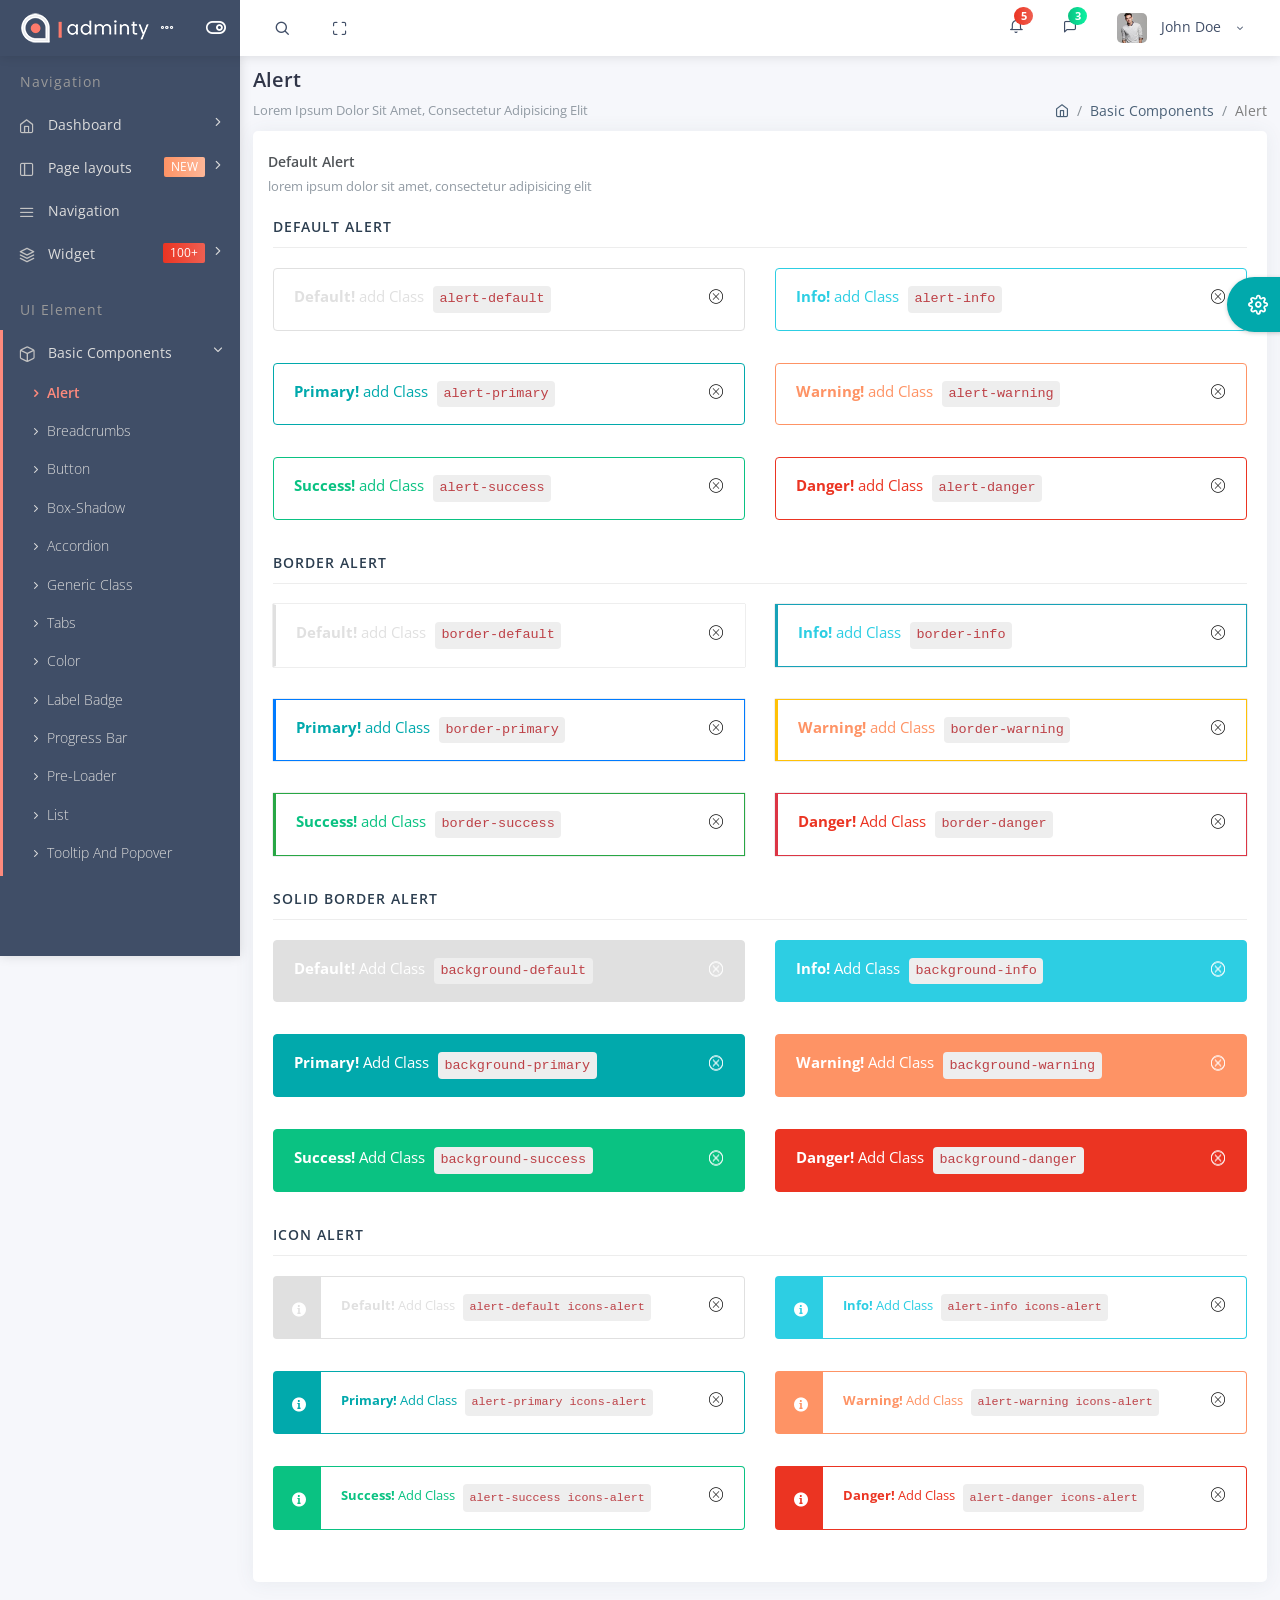
<file: AminrupAdmin/aminrup/_default/alert.htm>
﻿<!DOCTYPE html>
<html lang="en">

<head>
    <title>Adminty - Premium Admin Template by Colorlib </title>
    <!-- HTML5 Shim and Respond.js IE10 support of HTML5 elements and media queries -->
    <!-- WARNING: Respond.js doesn't work if you view the page via file:// -->
    <!--[if lt IE 10]>
      <script src="https://oss.maxcdn.com/libs/html5shiv/3.7.0/html5shiv.js"></script>
      <script src="https://oss.maxcdn.com/libs/respond.js/1.4.2/respond.min.js"></script>
      <![endif]-->
    <!-- Meta -->
    <meta charset="utf-8">
    <meta name="viewport" content="width=device-width, initial-scale=1.0, user-scalable=0, minimal-ui">
    <meta http-equiv="X-UA-Compatible" content="IE=edge">
    <meta name="description" content="#">
    <meta name="keywords" content="Admin , Responsive, Landing, Bootstrap, App, Template, Mobile, iOS, Android, apple, creative app">
    <meta name="author" content="#">
    <!-- Favicon icon -->
    <link rel="icon" href="..\files\assets\images\favicon.ico" type="image/x-icon">
    <!-- Google font--><link href="https://fonts.googleapis.com/css?family=Open+Sans:400,600,800" rel="stylesheet">
    <!-- Required Fremwork -->
    <link rel="stylesheet" type="text/css" href="..\files\bower_components\bootstrap\css\bootstrap.min.css">
    <!-- themify-icons line icon -->
    <link rel="stylesheet" type="text/css" href="..\files\assets\icon\themify-icons\themify-icons.css">
    <!-- ico font -->
    <link rel="stylesheet" type="text/css" href="..\files\assets\icon\icofont\css\icofont.css">
    <!-- feather Awesome -->
    <link rel="stylesheet" type="text/css" href="..\files\assets\icon\feather\css\feather.css">
    <!-- Style.css -->
    <link rel="stylesheet" type="text/css" href="..\files\assets\css\style.css">


    <link rel="stylesheet" type="text/css" href="..\files\assets\css\linearicons.css">

    <link rel="stylesheet" type="text/css" href="..\files\assets\css\jquery.mCustomScrollbar.css">
</head>

<body>
<!-- Pre-loader start -->
<div class="theme-loader">
    <div class="ball-scale">
        <div class='contain'>
            <div class="ring">
                <div class="frame"></div>
            </div>
            <div class="ring">
                <div class="frame"></div>
            </div>
            <div class="ring">
                <div class="frame"></div>
            </div>
            <div class="ring">
                <div class="frame"></div>
            </div>
            <div class="ring">
                <div class="frame"></div>
            </div>
            <div class="ring">
                <div class="frame"></div>
            </div>
            <div class="ring">
                <div class="frame"></div>
            </div>
            <div class="ring">
                <div class="frame"></div>
            </div>
            <div class="ring">
                <div class="frame"></div>
            </div>
            <div class="ring">
                <div class="frame"></div>
            </div>
        </div>
    </div>
</div>
<!-- Pre-loader end -->
<div id="pcoded" class="pcoded">
    <div class="pcoded-overlay-box"></div>
    <div class="pcoded-container navbar-wrapper">

        <nav class="navbar header-navbar pcoded-header">
            <div class="navbar-wrapper">

                <div class="navbar-logo">
                    <a class="mobile-menu" id="mobile-collapse" href="#!">
                        <i class="feather icon-menu"></i>
                    </a>
                    <a href="index-1.htm">
                        <img class="img-fluid" src="..\files\assets\images\logo.png" alt="Theme-Logo">
                    </a>
                    <a class="mobile-options">
                        <i class="feather icon-more-horizontal"></i>
                    </a>
                </div>

                <div class="navbar-container container-fluid">
                    <ul class="nav-left">
                        <li class="header-search">
                            <div class="main-search morphsearch-search">
                                <div class="input-group">
                                    <span class="input-group-addon search-close"><i class="feather icon-x"></i></span>
                                    <input type="text" class="form-control">
                                    <span class="input-group-addon search-btn"><i class="feather icon-search"></i></span>
                                </div>
                            </div>
                        </li>
                        <li>
                            <a href="#!" onclick="javascript:toggleFullScreen()">
                                <i class="feather icon-maximize full-screen"></i>
                            </a>
                        </li>
                    </ul>
                    <ul class="nav-right">
                        <li class="header-notification">
                            <div class="dropdown-primary dropdown">
                                <div class="dropdown-toggle" data-toggle="dropdown">
                                    <i class="feather icon-bell"></i>
                                    <span class="badge bg-c-pink">5</span>
                                </div>
                                <ul class="show-notification notification-view dropdown-menu" data-dropdown-in="fadeIn" data-dropdown-out="fadeOut">
                                    <li>
                                        <h6>Notifications</h6>
                                        <label class="label label-danger">New</label>
                                    </li>
                                    <li>
                                        <div class="media">
                                            <img class="d-flex align-self-center img-radius" src="..\files\assets\images\avatar-4.jpg" alt="Generic placeholder image">
                                            <div class="media-body">
                                                <h5 class="notification-user">John Doe</h5>
                                                <p class="notification-msg">Lorem ipsum dolor sit amet, consectetuer elit.</p>
                                                <span class="notification-time">30 minutes ago</span>
                                            </div>
                                        </div>
                                    </li>
                                    <li>
                                        <div class="media">
                                            <img class="d-flex align-self-center img-radius" src="..\files\assets\images\avatar-3.jpg" alt="Generic placeholder image">
                                            <div class="media-body">
                                                <h5 class="notification-user">Joseph William</h5>
                                                <p class="notification-msg">Lorem ipsum dolor sit amet, consectetuer elit.</p>
                                                <span class="notification-time">30 minutes ago</span>
                                            </div>
                                        </div>
                                    </li>
                                    <li>
                                        <div class="media">
                                            <img class="d-flex align-self-center img-radius" src="..\files\assets\images\avatar-4.jpg" alt="Generic placeholder image">
                                            <div class="media-body">
                                                <h5 class="notification-user">Sara Soudein</h5>
                                                <p class="notification-msg">Lorem ipsum dolor sit amet, consectetuer elit.</p>
                                                <span class="notification-time">30 minutes ago</span>
                                            </div>
                                        </div>
                                    </li>
                                </ul>
                            </div>
                        </li>
                        <li class="header-notification">
                            <div class="dropdown-primary dropdown">
                                <div class="displayChatbox dropdown-toggle" data-toggle="dropdown">
                                    <i class="feather icon-message-square"></i>
                                    <span class="badge bg-c-green">3</span>
                                </div>
                            </div>
                        </li>
                        <li class="user-profile header-notification">
                            <div class="dropdown-primary dropdown">
                                <div class="dropdown-toggle" data-toggle="dropdown">
                                    <img src="..\files\assets\images\avatar-4.jpg" class="img-radius" alt="User-Profile-Image">
                                    <span>John Doe</span>
                                    <i class="feather icon-chevron-down"></i>
                                </div>
                                <ul class="show-notification profile-notification dropdown-menu" data-dropdown-in="fadeIn" data-dropdown-out="fadeOut">
                                    <li>
                                        <a href="#!">
                                            <i class="feather icon-settings"></i> Settings
                                        </a>
                                    </li>
                                    <li>
                                        <a href="user-profile.htm">
                                            <i class="feather icon-user"></i> Profile
                                        </a>
                                    </li>
                                    <li>
                                        <a href="email-inbox.htm">
                                            <i class="feather icon-mail"></i> My Messages
                                        </a>
                                    </li>
                                    <li>
                                        <a href="auth-lock-screen.htm">
                                            <i class="feather icon-lock"></i> Lock Screen
                                        </a>
                                    </li>
                                    <li>
                                        <a href="auth-normal-sign-in.htm">
                                            <i class="feather icon-log-out"></i> Logout
                                        </a>
                                    </li>
                                </ul>

                            </div>
                        </li>
                    </ul>
                </div>
            </div>
        </nav>

        <!-- Sidebar chat start -->
        <div id="sidebar" class="users p-chat-user showChat">
            <div class="had-container">
                <div class="card card_main p-fixed users-main">
                    <div class="user-box">
                        <div class="chat-inner-header">
                            <div class="back_chatBox">
                                <div class="right-icon-control">
                                    <input type="text" class="form-control  search-text" placeholder="Search Friend" id="search-friends">
                                    <div class="form-icon">
                                        <i class="icofont icofont-search"></i>
                                    </div>
                                </div>
                            </div>
                        </div>
                        <div class="main-friend-list">
                            <div class="media userlist-box" data-id="1" data-status="online" data-username="Josephin Doe" data-toggle="tooltip" data-placement="left" title="Josephin Doe">
                                <a class="media-left" href="#!">
                                    <img class="media-object img-radius img-radius" src="..\files\assets\images\avatar-3.jpg" alt="Generic placeholder image ">
                                    <div class="live-status bg-success"></div>
                                </a>
                                <div class="media-body">
                                    <div class="f-13 chat-header">Josephin Doe</div>
                                </div>
                            </div>
                            <div class="media userlist-box" data-id="2" data-status="online" data-username="Lary Doe" data-toggle="tooltip" data-placement="left" title="Lary Doe">
                                <a class="media-left" href="#!">
                                    <img class="media-object img-radius" src="..\files\assets\images\avatar-2.jpg" alt="Generic placeholder image">
                                    <div class="live-status bg-success"></div>
                                </a>
                                <div class="media-body">
                                    <div class="f-13 chat-header">Lary Doe</div>
                                </div>
                            </div>
                            <div class="media userlist-box" data-id="3" data-status="online" data-username="Alice" data-toggle="tooltip" data-placement="left" title="Alice">
                                <a class="media-left" href="#!">
                                    <img class="media-object img-radius" src="..\files\assets\images\avatar-4.jpg" alt="Generic placeholder image">
                                    <div class="live-status bg-success"></div>
                                </a>
                                <div class="media-body">
                                    <div class="f-13 chat-header">Alice</div>
                                </div>
                            </div>
                            <div class="media userlist-box" data-id="4" data-status="online" data-username="Alia" data-toggle="tooltip" data-placement="left" title="Alia">
                                <a class="media-left" href="#!">
                                    <img class="media-object img-radius" src="..\files\assets\images\avatar-3.jpg" alt="Generic placeholder image">
                                    <div class="live-status bg-success"></div>
                                </a>
                                <div class="media-body">
                                    <div class="f-13 chat-header">Alia</div>
                                </div>
                            </div>
                            <div class="media userlist-box" data-id="5" data-status="online" data-username="Suzen" data-toggle="tooltip" data-placement="left" title="Suzen">
                                <a class="media-left" href="#!">
                                    <img class="media-object img-radius" src="..\files\assets\images\avatar-2.jpg" alt="Generic placeholder image">
                                    <div class="live-status bg-success"></div>
                                </a>
                                <div class="media-body">
                                    <div class="f-13 chat-header">Suzen</div>
                                </div>
                            </div>
                        </div>
                    </div>
                </div>
            </div>
        </div>
        <!-- Sidebar inner chat start-->
        <div class="showChat_inner">
            <div class="media chat-inner-header">
                <a class="back_chatBox">
                    <i class="feather icon-chevron-left"></i> Josephin Doe
                </a>
            </div>
            <div class="media chat-messages">
                <a class="media-left photo-table" href="#!">
                    <img class="media-object img-radius img-radius m-t-5" src="..\files\assets\images\avatar-3.jpg" alt="Generic placeholder image">
                </a>
                <div class="media-body chat-menu-content">
                    <div class="">
                        <p class="chat-cont">I'm just looking around. Will you tell me something about yourself?</p>
                        <p class="chat-time">8:20 a.m.</p>
                    </div>
                </div>
            </div>
            <div class="media chat-messages">
                <div class="media-body chat-menu-reply">
                    <div class="">
                        <p class="chat-cont">I'm just looking around. Will you tell me something about yourself?</p>
                        <p class="chat-time">8:20 a.m.</p>
                    </div>
                </div>
                <div class="media-right photo-table">
                    <a href="#!">
                        <img class="media-object img-radius img-radius m-t-5" src="..\files\assets\images\avatar-4.jpg" alt="Generic placeholder image">
                    </a>
                </div>
            </div>
            <div class="chat-reply-box p-b-20">
                <div class="right-icon-control">
                    <input type="text" class="form-control search-text" placeholder="Share Your Thoughts">
                    <div class="form-icon">
                        <i class="feather icon-navigation"></i>
                    </div>
                </div>
            </div>
        </div>
        <!-- Sidebar inner chat end-->
        <div class="pcoded-main-container">
            <div class="pcoded-wrapper">
                <nav class="pcoded-navbar">
                    <div class="pcoded-inner-navbar main-menu">
                        <div class="pcoded-navigatio-lavel">Navigation</div>
                        <ul class="pcoded-item pcoded-left-item">
                            <li class="pcoded-hasmenu">
                                <a href="javascript:void(0)">
                                    <span class="pcoded-micon"><i class="feather icon-home"></i></span>
                                    <span class="pcoded-mtext">Dashboard</span>
                                </a>
                                <ul class="pcoded-submenu">
                                    <li class="">
                                        <a href="index-1.htm">
                                            <span class="pcoded-mtext">Default</span>
                                        </a>
                                    </li>
                                    <li class="">
                                        <a href="dashboard-crm.htm">
                                            <span class="pcoded-mtext">CRM</span>
                                        </a>
                                    </li>
                                    <li class=" ">
                                        <a href="dashboard-analytics.htm">
                                            <span class="pcoded-mtext">Analytics</span>
                                            <span class="pcoded-badge label label-info ">NEW</span>
                                        </a>
                                    </li>
                                </ul>
                            </li>
                            <li class="pcoded-hasmenu">
                                <a href="javascript:void(0)">
                                    <span class="pcoded-micon"><i class="feather icon-sidebar"></i></span>
                                    <span class="pcoded-mtext">Page layouts</span>
                                    <span class="pcoded-badge label label-warning">NEW</span>
                                </a>
                                <ul class="pcoded-submenu">
                                    <li class=" pcoded-hasmenu">
                                        <a href="javascript:void(0)">
                                            <span class="pcoded-mtext">Vertical</span>
                                        </a>
                                        <ul class="pcoded-submenu">
                                            <li class=" ">
                                                <a href="menu-static.htm">
                                                    <span class="pcoded-mtext">Static Layout</span>
                                                </a>
                                            </li>
                                            <li class=" ">
                                                <a href="menu-header-fixed.htm">
                                                    <span class="pcoded-mtext">Header Fixed</span>
                                                </a>
                                            </li>
                                            <li class=" ">
                                                <a href="menu-compact.htm">
                                                    <span class="pcoded-mtext">Compact</span>
                                                </a>
                                            </li>
                                            <li class=" ">
                                                <a href="menu-sidebar.htm">
                                                    <span class="pcoded-mtext">Sidebar Fixed</span>
                                                </a>
                                            </li>

                                        </ul>
                                    </li>
                                    <li class=" pcoded-hasmenu">
                                        <a href="javascript:void(0)">
                                            <span class="pcoded-mtext">Horizontal</span>
                                        </a>
                                        <ul class="pcoded-submenu">
                                            <li class=" ">
                                                <a href="menu-horizontal-static.htm" target="_blank">
                                                    <span class="pcoded-mtext">Static Layout</span>
                                                </a>
                                            </li>
                                            <li class=" ">
                                                <a href="menu-horizontal-fixed.htm" target="_blank">
                                                    <span class="pcoded-mtext">Fixed layout</span>
                                                </a>
                                            </li>
                                            <li class=" ">
                                                <a href="menu-horizontal-icon.htm" target="_blank">
                                                    <span class="pcoded-mtext">Static With Icon</span>
                                                </a>
                                            </li>
                                            <li class=" ">
                                                <a href="menu-horizontal-icon-fixed.htm" target="_blank">
                                                    <span class="pcoded-mtext">Fixed With Icon</span>
                                                </a>
                                            </li>
                                        </ul>
                                    </li>
                                    <li class=" ">
                                        <a href="menu-bottom.htm">
                                            <span class="pcoded-mtext">Bottom Menu</span>
                                        </a>
                                    </li>
                                    <li class=" ">
                                        <a href="box-layout.htm" target="_blank">
                                            <span class="pcoded-mtext">Box Layout</span>
                                        </a>
                                    </li>
                                    <li class=" ">
                                        <a href="menu-rtl.htm" target="_blank">
                                            <span class="pcoded-mtext">RTL</span>
                                        </a>
                                    </li>
                                </ul>
                            </li>
                            <li class="">
                                <a href="navbar-light.htm">
                                    <span class="pcoded-micon"><i class="feather icon-menu"></i></span>
                                    <span class="pcoded-mtext">Navigation</span>
                                </a>
                            </li>
                            <li class="pcoded-hasmenu">
                                <a href="javascript:void(0)">
                                    <span class="pcoded-micon"><i class="feather icon-layers"></i></span>
                                    <span class="pcoded-mtext">Widget</span>
                                    <span class="pcoded-badge label label-danger">100+</span>
                                </a>
                                <ul class="pcoded-submenu">
                                    <li class="">
                                        <a href="widget-statistic.htm">
                                            <span class="pcoded-mtext">Statistic</span>
                                        </a>
                                    </li>
                                    <li class=" ">
                                        <a href="widget-data.htm">
                                            <span class="pcoded-mtext">Data</span>
                                        </a>
                                    </li>
                                    <li class="">
                                        <a href="widget-chart.htm">
                                            <span class="pcoded-mtext">Chart Widget</span>
                                        </a>
                                    </li>

                                </ul>
                            </li>
                        </ul>
                        <div class="pcoded-navigatio-lavel">UI Element</div>
                        <ul class="pcoded-item pcoded-left-item">
                            <li class="pcoded-hasmenu pcoded-trigger">
                                <a href="javascript:void(0)">
                                    <span class="pcoded-micon"><i class="feather icon-box"></i></span>
                                    <span class="pcoded-mtext">Basic Components</span>
                                </a>
                                <ul class="pcoded-submenu">
                                    <li class="active">
                                        <a href="alert.htm">
                                            <span class="pcoded-mtext">Alert</span>
                                        </a>
                                    </li>
                                    <li class=" ">
                                        <a href="breadcrumb.htm">
                                            <span class="pcoded-mtext">Breadcrumbs</span>
                                        </a>
                                    </li>
                                    <li class=" ">
                                        <a href="button.htm">
                                            <span class="pcoded-mtext">Button</span>
                                        </a>
                                    </li>
                                    <li class=" ">
                                        <a href="box-shadow.htm">
                                            <span class="pcoded-mtext">Box-Shadow</span>
                                        </a>
                                    </li>
                                    <li class=" ">
                                        <a href="accordion.htm">
                                            <span class="pcoded-mtext">Accordion</span>
                                        </a>
                                    </li>
                                    <li class=" ">
                                        <a href="generic-class.htm">
                                            <span class="pcoded-mtext">Generic Class</span>
                                        </a>
                                    </li>
                                    <li class=" ">
                                        <a href="tabs.htm">
                                            <span class="pcoded-mtext">Tabs</span>
                                        </a>
                                    </li>
                                    <li class=" ">
                                        <a href="color.htm">
                                            <span class="pcoded-mtext">Color</span>
                                        </a>
                                    </li>
                                    <li class=" ">
                                        <a href="label-badge.htm">
                                            <span class="pcoded-mtext">Label Badge</span>
                                        </a>
                                    </li>
                                    <li class=" ">
                                        <a href="progress-bar.htm">
                                            <span class="pcoded-mtext">Progress Bar</span>
                                        </a>
                                    </li>
                                    <li class=" ">
                                        <a href="preloader.htm">
                                            <span class="pcoded-mtext">Pre-Loader</span>
                                        </a>
                                    </li>
                                    <li class=" ">
                                        <a href="list.htm">
                                            <span class="pcoded-mtext">List</span>
                                        </a>
                                    </li>
                                    <li class=" ">
                                        <a href="tooltip.htm">
                                            <span class="pcoded-mtext">Tooltip And Popover</span>
                                        </a>
                                    </li>
                                    <li class=" ">
                                        <a href="typography.htm">
                                            <span class="pcoded-mtext">Typography</span>
                                        </a>
                                    </li>
                                    <li class=" ">
                                        <a href="other.htm">
                                            <span class="pcoded-mtext">Other</span>
                                        </a>
                                    </li>
                                </ul>
                            </li>
                            <li class="pcoded-hasmenu">
                                <a href="javascript:void(0)">
                                    <span class="pcoded-micon"><i class="feather icon-gitlab"></i></span>
                                    <span class="pcoded-mtext">Advance Components</span>
                                </a>
                                <ul class="pcoded-submenu">
                                    <li class=" ">
                                        <a href="draggable.htm">
                                            <span class="pcoded-mtext">Draggable</span>
                                        </a>
                                    </li>
                                    <li class=" ">
                                        <a href="bs-grid.htm">
                                            <span class="pcoded-mtext">Grid Stack</span>
                                        </a>
                                    </li>
                                    <li class=" ">
                                        <a href="light-box.htm">
                                            <span class="pcoded-mtext">Light Box</span>
                                        </a>
                                    </li>
                                    <li class=" ">
                                        <a href="modal.htm">
                                            <span class="pcoded-mtext">Modal</span>
                                        </a>
                                    </li>
                                    <li class=" ">
                                        <a href="notification.htm">
                                            <span class="pcoded-mtext">Notifications</span>
                                        </a>
                                    </li>
                                    <li class=" ">
                                        <a href="notify.htm">
                                            <span class="pcoded-mtext">PNOTIFY</span>
                                            <span class="pcoded-badge label label-info">NEW</span>
                                        </a>
                                    </li>
                                    <li class=" ">
                                        <a href="rating.htm">
                                            <span class="pcoded-mtext">Rating</span>
                                        </a>
                                    </li>
                                    <li class=" ">
                                        <a href="range-slider.htm">
                                            <span class="pcoded-mtext">Range Slider</span>
                                        </a>
                                    </li>
                                    <li class=" ">
                                        <a href="slider.htm">
                                            <span class="pcoded-mtext">Slider</span>
                                        </a>
                                    </li>
                                    <li class=" ">
                                        <a href="syntax-highlighter.htm">
                                            <span class="pcoded-mtext">Syntax Highlighter</span>
                                        </a>
                                    </li>
                                    <li class=" ">
                                        <a href="tour.htm">
                                            <span class="pcoded-mtext">Tour</span>
                                        </a>
                                    </li>
                                    <li class=" ">
                                        <a href="treeview.htm">
                                            <span class="pcoded-mtext">Tree View</span>
                                        </a>
                                    </li>
                                    <li class=" ">
                                        <a href="nestable.htm">
                                            <span class="pcoded-mtext">Nestable</span>
                                        </a>
                                    </li>
                                    <li class=" ">
                                        <a href="toolbar.htm">
                                            <span class="pcoded-mtext">Toolbar</span>
                                        </a>
                                    </li>
                                    <li class=" ">
                                        <a href="x-editable.htm">
                                            <span class="pcoded-mtext">X-Editable</span>
                                        </a>
                                    </li>
                                </ul>
                            </li>
                            <li class="pcoded-hasmenu">
                                <a href="javascript:void(0)">
                                    <span class="pcoded-micon"><i class="feather icon-package"></i></span>
                                    <span class="pcoded-mtext">Extra Components</span>
                                </a>
                                <ul class="pcoded-submenu">
                                    <li class=" ">
                                        <a href="session-timeout.htm">
                                            <span class="pcoded-mtext">Session Timeout</span>
                                        </a>
                                    </li>
                                    <li class=" ">
                                        <a href="session-idle-timeout.htm">
                                            <span class="pcoded-mtext">Session Idle Timeout</span>
                                        </a>
                                    </li>
                                    <li class=" ">
                                        <a href="offline.htm">
                                            <span class="pcoded-mtext">Offline</span>
                                        </a>
                                    </li>

                                </ul>
                            </li>
                            <li class=" ">
                                <a href="animation.htm">
                                    <span class="pcoded-micon"><i class="feather icon-aperture rotate-refresh"></i><b>A</b></span>
                                    <span class="pcoded-mtext">Animations</span>
                                </a>
                            </li>
                            <li class=" ">
                                <a href="sticky.htm">
                                    <span class="pcoded-micon"><i class="feather icon-cpu"></i></span>
                                    <span class="pcoded-mtext">Sticky Notes</span>
                                    <span class="pcoded-badge label label-danger">HOT</span>
                                </a>
                            </li>
                            <li class="pcoded-hasmenu">
                                <a href="javascript:void(0)">
                                    <span class="pcoded-micon"><i class="feather icon-command"></i></span>
                                    <span class="pcoded-mtext">Icons</span>
                                </a>
                                <ul class="pcoded-submenu">
                                    <li class=" ">
                                        <a href="icon-font-awesome.htm">
                                            <span class="pcoded-mtext">Font Awesome</span>
                                        </a>
                                    </li>
                                    <li class=" ">
                                        <a href="icon-themify.htm">
                                            <span class="pcoded-mtext">Themify</span>
                                        </a>
                                    </li>
                                    <li class=" ">
                                        <a href="icon-simple-line.htm">
                                            <span class="pcoded-mtext">Simple Line Icon</span>
                                        </a>
                                    </li>
                                    <li class=" ">
                                        <a href="icon-ion.htm">
                                            <span class="pcoded-mtext">Ion Icon</span>
                                        </a>
                                    </li>
                                    <li class=" ">
                                        <a href="icon-material-design.htm">
                                            <span class="pcoded-mtext">Material Design</span>
                                        </a>
                                    </li>
                                    <li class=" ">
                                        <a href="icon-icofonts.htm">
                                            <span class="pcoded-mtext">Ico Fonts</span>
                                        </a>
                                    </li>
                                    <li class=" ">
                                        <a href="icon-weather.htm">
                                            <span class="pcoded-mtext">Weather Icon</span>
                                        </a>
                                    </li>
                                    <li class=" ">
                                        <a href="icon-typicons.htm">
                                            <span class="pcoded-mtext">Typicons</span>
                                        </a>
                                    </li>
                                    <li class=" ">
                                        <a href="icon-flags.htm">
                                            <span class="pcoded-mtext">Flags</span>
                                        </a>
                                    </li>
                                </ul>
                            </li>
                        </ul>
                        <div class="pcoded-navigatio-lavel">Forms</div>
                        <ul class="pcoded-item pcoded-left-item">
                            <li class="pcoded-hasmenu">
                                <a href="javascript:void(0)">
                                    <span class="pcoded-micon"><i class="feather icon-clipboard"></i></span>
                                    <span class="pcoded-mtext">Form Components</span>
                                </a>
                                <ul class="pcoded-submenu">
                                    <li class=" ">
                                        <a href="form-elements-component.htm">
                                            <span class="pcoded-mtext">Form Components</span>
                                        </a>
                                    </li>
                                    <li class=" ">
                                        <a href="form-elements-add-on.htm">
                                            <span class="pcoded-mtext">Form-Elements-Add-On</span>
                                        </a>
                                    </li>
                                    <li class=" ">
                                        <a href="form-elements-advance.htm">
                                            <span class="pcoded-mtext">Form-Elements-Advance</span>
                                        </a>
                                    </li>
                                    <li class=" ">
                                        <a href="form-validation.htm">
                                            <span class="pcoded-mtext">Form Validation</span>
                                        </a>
                                    </li>
                                </ul>
                            </li>
                            <li class=" ">
                                <a href="form-picker.htm">
                                    <span class="pcoded-micon"><i class="feather icon-edit-1"></i></span>
                                    <span class="pcoded-mtext">Form Picker</span>
                                    <span class="pcoded-badge label label-warning">NEW</span>
                                </a>
                            </li>
                            <li class=" ">
                                <a href="form-select.htm">
                                    <span class="pcoded-micon"><i class="feather icon-feather"></i></span>
                                    <span class="pcoded-mtext">Form Select</span>
                                </a>
                            </li>
                            <li class=" ">
                                <a href="form-masking.htm">
                                    <span class="pcoded-micon"><i class="feather icon-shield"></i></span>
                                    <span class="pcoded-mtext">Form Masking</span>
                                </a>
                            </li>
                            <li class=" ">
                                <a href="form-wizard.htm">
                                    <span class="pcoded-micon"><i class="feather icon-tv"></i></span>
                                    <span class="pcoded-mtext">Form Wizard</span>
                                </a>
                            </li>
                            <li class="pcoded-hasmenu">
                                <a href="javascript:void(0)">
                                    <span class="pcoded-micon"><i class="feather icon-book"></i></span>
                                    <span class="pcoded-mtext">Ready To Use</span>
                                    <span class="pcoded-badge label label-danger">HOT</span>
                                </a>
                                <ul class="pcoded-submenu">
                                    <li class=" ">
                                        <a href="ready-cloned-elements-form.htm">
                                            <span class="pcoded-mtext">Cloned Elements Form</span>
                                        </a>
                                    </li>
                                    <li class=" ">
                                        <a href="ready-currency-form.htm">
                                            <span class="pcoded-mtext">Currency Form</span>
                                        </a>
                                    </li>
                                    <li class=" ">
                                        <a href="ready-form-booking.htm">
                                            <span class="pcoded-mtext">Booking Form</span>
                                        </a>
                                    </li>
                                    <li class=" ">
                                        <a href="ready-form-booking-multi-steps.htm">
                                            <span class="pcoded-mtext">Booking Multi Steps Form</span>
                                        </a>
                                    </li>
                                    <li class=" ">
                                        <a href="ready-form-comment.htm">
                                            <span class="pcoded-mtext">Comment Form</span>
                                        </a>
                                    </li>
                                    <li class=" ">
                                        <a href="ready-form-contact.htm">
                                            <span class="pcoded-mtext">Contact Form</span>
                                        </a>
                                    </li>
                                    <li class=" ">
                                        <a href="ready-job-application-form.htm">
                                            <span class="pcoded-mtext">Job Application Form</span>
                                        </a>
                                    </li>
                                    <li class=" ">
                                        <a href="ready-js-addition-form.htm">
                                            <span class="pcoded-mtext">JS Addition Form</span>
                                        </a>
                                    </li>
                                    <li class=" ">
                                        <a href="ready-login-form.htm">
                                            <span class="pcoded-mtext">Login Form</span>
                                        </a>
                                    </li>
                                    <li class=" ">
                                        <a href="ready-popup-modal-form.htm" target="_blank">
                                            <span class="pcoded-mtext">Popup Modal Form</span>
                                        </a>
                                    </li>
                                    <li class=" ">
                                        <a href="ready-registration-form.htm">
                                            <span class="pcoded-mtext">Registration Form</span>
                                        </a>
                                    </li>
                                    <li class=" ">
                                        <a href="ready-review-form.htm">
                                            <span class="pcoded-mtext">Review Form</span>
                                        </a>
                                    </li>
                                    <li class=" ">
                                        <a href="ready-subscribe-form.htm">
                                            <span class="pcoded-mtext">Subscribe Form</span>
                                        </a>
                                    </li>
                                    <li class=" ">
                                        <a href="ready-suggestion-form.htm">
                                            <span class="pcoded-mtext">Suggestion Form</span>
                                        </a>
                                    </li>
                                    <li class=" ">
                                        <a href="ready-tabs-form.htm">
                                            <span class="pcoded-mtext">Tabs Form</span>
                                        </a>
                                    </li>
                                </ul>
                            </li>
                        </ul>
                        <div class="pcoded-navigatio-lavel">Tables</div>
                        <ul class="pcoded-item pcoded-left-item">
                            <li class="pcoded-hasmenu">
                                <a href="javascript:void(0)">
                                    <span class="pcoded-micon"><i class="feather icon-credit-card"></i></span>
                                    <span class="pcoded-mtext">Bootstrap Table</span>
                                </a>
                                <ul class="pcoded-submenu">
                                    <li class=" ">
                                        <a href="bs-basic-table.htm">
                                            <span class="pcoded-mtext">Basic Table</span>
                                        </a>
                                    </li>
                                    <li class=" ">
                                        <a href="bs-table-sizing.htm">
                                            <span class="pcoded-mtext">Sizing Table</span>
                                        </a>
                                    </li>
                                    <li class=" ">
                                        <a href="bs-table-border.htm">
                                            <span class="pcoded-mtext">Border Table</span>
                                        </a>
                                    </li>
                                    <li class=" ">
                                        <a href="bs-table-styling.htm">
                                            <span class="pcoded-mtext">Styling Table</span>
                                        </a>
                                    </li>
                                </ul>
                            </li>
                            <li class="pcoded-hasmenu">
                                <a href="javascript:void(0)">
                                    <span class="pcoded-micon"><i class="feather icon-inbox"></i></span>
                                    <span class="pcoded-mtext">Data Table</span>
                                    <span class="pcoded-mcaret"></span>
                                </a>
                                <ul class="pcoded-submenu">
                                    <li class=" ">
                                        <a href="dt-basic.htm">
                                            <span class="pcoded-mtext">Basic Initialization</span>
                                        </a>
                                    </li>
                                    <li class=" ">
                                        <a href="dt-advance.htm">
                                            <span class="pcoded-mtext">Advance Initialization</span>
                                        </a>
                                    </li>
                                    <li class=" ">
                                        <a href="dt-styling.htm">
                                            <span class="pcoded-mtext">Styling</span>
                                        </a>
                                    </li>
                                    <li class=" ">
                                        <a href="dt-api.htm">
                                            <span class="pcoded-mtext">API</span>
                                        </a>
                                    </li>
                                    <li class=" ">
                                        <a href="dt-ajax.htm">
                                            <span class="pcoded-mtext">Ajax</span>
                                        </a>
                                    </li>
                                    <li class=" ">
                                        <a href="dt-server-side.htm">
                                            <span class="pcoded-mtext">Server Side</span>
                                        </a>
                                    </li>
                                    <li class=" ">
                                        <a href="dt-plugin.htm">
                                            <span class="pcoded-mtext">Plug-In</span>
                                        </a>
                                    </li>
                                    <li class=" ">
                                        <a href="dt-data-sources.htm">
                                            <span class="pcoded-mtext">Data Sources</span>
                                        </a>
                                    </li>

                                </ul>
                            </li>
                            <li class="pcoded-hasmenu">
                                <a href="javascript:void(0)">
                                    <span class="pcoded-micon"><i class="feather icon-server"></i></span>
                                    <span class="pcoded-mtext">Data Table Extensions</span>
                                </a>
                                <ul class="pcoded-submenu">
                                    <li class=" ">
                                        <a href="dt-ext-autofill.htm">
                                            <span class="pcoded-mtext">AutoFill</span>
                                        </a>
                                    </li>
                                    <li class="pcoded-hasmenu">
                                        <a href="javascript:void(0)">
                                            <span class="pcoded-mtext">Button</span>
                                        </a>
                                        <ul class="pcoded-submenu">
                                            <li class=" ">
                                                <a href="dt-ext-basic-buttons.htm">
                                                    <span class="pcoded-mtext">Basic Button</span>
                                                </a>
                                            </li>
                                            <li class=" ">
                                                <a href="dt-ext-buttons-html-5-data-export.htm">
                                                    <span class="pcoded-mtext">Html-5 Data Export</span>
                                                </a>
                                            </li>
                                        </ul>
                                    </li>
                                    <li class=" ">
                                        <a href="dt-ext-col-reorder.htm">
                                            <span class="pcoded-mtext">Col Reorder</span>
                                        </a>
                                    </li>
                                    <li class=" ">
                                        <a href="dt-ext-fixed-columns.htm">
                                            <span class="pcoded-mtext">Fixed Columns</span>
                                        </a>
                                    </li>
                                    <li class=" ">
                                        <a href="dt-ext-fixed-header.htm">
                                            <span class="pcoded-mtext">Fixed Header</span>
                                        </a>
                                    </li>
                                    <li class=" ">
                                        <a href="dt-ext-key-table.htm">
                                            <span class="pcoded-mtext">Key Table</span>
                                        </a>
                                    </li>
                                    <li class=" ">
                                        <a href="dt-ext-responsive.htm">
                                            <span class="pcoded-mtext">Responsive</span>
                                        </a>
                                    </li>
                                    <li class=" ">
                                        <a href="dt-ext-row-reorder.htm">
                                            <span class="pcoded-mtext">Row Reorder</span>
                                        </a>
                                    </li>
                                    <li class=" ">
                                        <a href="dt-ext-scroller.htm">
                                            <span class="pcoded-mtext">Scroller</span>
                                        </a>
                                    </li>
                                    <li class=" ">
                                        <a href="dt-ext-select.htm">
                                            <span class="pcoded-mtext">Select Table</span>
                                        </a>
                                    </li>
                                </ul>
                            </li>
                            <li class=" ">
                                <a href="foo-table.htm">
                                    <span class="pcoded-micon"><i class="feather icon-hash"></i></span>
                                    <span class="pcoded-mtext">FooTable</span>
                                </a>
                            </li>
                            <li class="pcoded-hasmenu ">
                                <a href="javascript:void(0)">
                                    <span class="pcoded-micon"><i class="feather icon-airplay"></i></span>
                                    <span class="pcoded-mtext">Handson Table</span>
                                </a>
                                <ul class="pcoded-submenu">
                                    <li class="">
                                        <a href="handson-appearance.htm">
                                            <span class="pcoded-mtext">Appearance</span>
                                        </a>
                                    </li>
                                    <li class="">
                                        <a href="handson-data-operation.htm">
                                            <span class="pcoded-mtext">Data Operation</span>
                                        </a>
                                    </li>
                                    <li class="">
                                        <a href="handson-rows-cols.htm">
                                            <span class="pcoded-mtext">Rows Columns</span>
                                        </a>
                                    </li>
                                    <li class="">
                                        <a href="handson-columns-only.htm">
                                            <span class="pcoded-mtext">Columns Only</span>
                                        </a>
                                    </li>
                                    <li class="">
                                        <a href="handson-cell-features.htm">
                                            <span class="pcoded-mtext">Cell Features</span>
                                        </a>
                                    </li>
                                    <li class="">
                                        <a href="handson-cell-types.htm">
                                            <span class="pcoded-mtext">Cell Types</span>
                                        </a>
                                    </li>
                                    <li class="">
                                        <a href="handson-integrations.htm">
                                            <span class="pcoded-mtext">Integrations</span>
                                        </a>
                                    </li>
                                    <li class="">
                                        <a href="handson-rows-only.htm">
                                            <span class="pcoded-mtext">Rows Only</span>
                                        </a>
                                    </li>
                                    <li class="">
                                        <a href="handson-utilities.htm">
                                            <span class="pcoded-mtext">Utilities</span>
                                        </a>
                                    </li>
                                </ul>
                            </li>
                            <li class="">
                                <a href="editable-table.htm">
                                    <span class="pcoded-micon"><i class="feather icon-edit"></i></span>
                                    <span class="pcoded-mtext">Editable Table</span>
                                </a>
                            </li>
                        </ul>
                        <div class="pcoded-navigatio-lavel">Chart And Maps</div>
                        <ul class="pcoded-item pcoded-left-item">
                            <li class="pcoded-hasmenu ">
                                <a href="javascript:void(0)">
                                    <span class="pcoded-micon"><i class="feather icon-pie-chart"></i></span>
                                    <span class="pcoded-mtext">Charts</span>
                                </a>
                                <ul class="pcoded-submenu">
                                    <li class="">
                                        <a href="chart-google.htm">
                                            <span class="pcoded-mtext">Google Chart</span>
                                        </a>
                                    </li>
                                    <li class="">
                                        <a href="chart-echart.htm">
                                            <span class="pcoded-mtext">Echarts</span>
                                        </a>
                                    </li>
                                    <li class="">
                                        <a href="chart-chartjs.htm">
                                            <span class="pcoded-mtext">ChartJs</span>
                                        </a>
                                    </li>
                                    <li class="">
                                        <a href="chart-list.htm">
                                            <span class="pcoded-mtext">List Chart</span>
                                        </a>
                                    </li>
                                    <li class="">
                                        <a href="chart-float.htm">
                                            <span class="pcoded-mtext">Float Chart</span>
                                        </a>
                                    </li>
                                    <li class="">
                                        <a href="chart-knob.htm">
                                            <span class="pcoded-mtext">Knob chart</span>
                                        </a>
                                    </li>
                                    <li class="">
                                        <a href="chart-morris.htm">
                                            <span class="pcoded-mtext">Morris Chart</span>
                                        </a>
                                    </li>
                                    <li class="">
                                        <a href="chart-nvd3.htm">
                                            <span class="pcoded-mtext">Nvd3 Chart</span>
                                        </a>
                                    </li>
                                    <li class="">
                                        <a href="chart-peity.htm">
                                            <span class="pcoded-mtext">Peity Chart</span>
                                        </a>
                                    </li>
                                    <li class="">
                                        <a href="chart-radial.htm">
                                            <span class="pcoded-mtext">Radial Chart</span>
                                        </a>
                                    </li>
                                    <li class="">
                                        <a href="chart-rickshaw.htm">
                                            <span class="pcoded-mtext">Rickshaw Chart</span>
                                        </a>
                                    </li>
                                    <li class="">
                                        <a href="chart-sparkline.htm">
                                            <span class="pcoded-mtext">Sparkline Chart</span>
                                        </a>
                                    </li>
                                    <li class="">
                                        <a href="chart-c3.htm">
                                            <span class="pcoded-mtext">C3 Chart</span>
                                        </a>
                                    </li>
                                </ul>
                            </li>
                            <li class="pcoded-hasmenu ">
                                <a href="javascript:void(0)">
                                    <span class="pcoded-micon"><i class="feather icon-map"></i></span>
                                    <span class="pcoded-mtext">Maps</span>
                                </a>
                                <ul class="pcoded-submenu">
                                    <li class="">
                                        <a href="map-google.htm">
                                            <span class="pcoded-mtext">Google Maps</span>
                                        </a>
                                    </li>
                                    <li class="">
                                        <a href="map-vector.htm">
                                            <span class="pcoded-mtext">Vector Maps</span>
                                        </a>
                                    </li>
                                    <li class="">
                                        <a href="map-api.htm">
                                            <span class="pcoded-mtext">Google Map Search API</span>
                                        </a>
                                    </li>
                                    <li class="">
                                        <a href="location.htm">
                                            <span class="pcoded-mtext">Location</span>
                                        </a>
                                    </li>
                                </ul>
                            </li>
                            <li class="">
                                <a href="..\files\extra-pages\landingpage\index.htm" target="_blank">
                                    <span class="pcoded-micon"><i class="feather icon-navigation-2"></i></span>
                                    <span class="pcoded-mtext">Landing Page</span>
                                </a>
                            </li>
                        </ul>
                        <div class="pcoded-navigatio-lavel">Pages</div>
                        <ul class="pcoded-item pcoded-left-item">
                            <li class="pcoded-hasmenu ">
                                <a href="javascript:void(0)">
                                    <span class="pcoded-micon"><i class="feather icon-unlock"></i></span>
                                    <span class="pcoded-mtext">Authentication</span>
                                </a>
                                <ul class="pcoded-submenu">
                                    <li class="">
                                        <a href="auth-normal-sign-in.htm" target="_blank">
                                            <span class="pcoded-mtext">Login With BG Image</span>
                                        </a>
                                    </li>
                                    <li class="">
                                        <a href="auth-sign-in-social.htm" target="_blank">
                                            <span class="pcoded-mtext">Login With Social Icon</span>
                                        </a>
                                    </li>
                                    <li class="">
                                        <a href="auth-sign-in-social-header-footer.htm" target="_blank">
                                            <span class="pcoded-mtext">Login Social With Header And Footer</span>
                                        </a>
                                    </li>
                                    <li class="">
                                        <a href="auth-normal-sign-in-header-footer.htm" target="_blank">
                                            <span class="pcoded-mtext">Login With Header And Footer</span>
                                        </a>
                                    </li>
                                    <li class="">
                                        <a href="auth-sign-up.htm" target="_blank">
                                            <span class="pcoded-mtext">Registration BG Image</span>
                                        </a>
                                    </li>
                                    <li class="">
                                        <a href="auth-sign-up-social.htm" target="_blank">
                                            <span class="pcoded-mtext">Registration Social Icon</span>
                                        </a>
                                    </li>
                                    <li class="">
                                        <a href="auth-sign-up-social-header-footer.htm" target="_blank">
                                            <span class="pcoded-mtext">Registration Social With Header And Footer</span>
                                        </a>
                                    </li>
                                    <li class="">
                                        <a href="auth-sign-up-header-footer.htm" target="_blank">
                                            <span class="pcoded-mtext">Registration With Header And Footer</span>
                                        </a>
                                    </li>
                                    <li class="">
                                        <a href="auth-multi-step-sign-up.htm" target="_blank">
                                            <span class="pcoded-mtext">Multi Step Registration</span>
                                        </a>
                                    </li>
                                    <li class="">
                                        <a href="auth-reset-password.htm" target="_blank">
                                            <span class="pcoded-mtext">Forgot Password</span>
                                        </a>
                                    </li>
                                    <li class="">
                                        <a href="auth-lock-screen.htm" target="_blank">
                                            <span class="pcoded-mtext">Lock Screen</span>
                                        </a>
                                    </li>
                                    <li class="">
                                        <a href="auth-modal.htm" target="_blank">
                                            <span class="pcoded-mtext">Modal</span>
                                        </a>
                                    </li>
                                </ul>
                            </li>
                            <li class="pcoded-hasmenu ">
                                <a href="javascript:void(0)">
                                    <span class="pcoded-micon"><i class="feather icon-sliders"></i></span>
                                    <span class="pcoded-mtext">Maintenance</span>
                                </a>
                                <ul class="pcoded-submenu">
                                    <li class="">
                                        <a href="error.htm">
                                            <span class="pcoded-mtext">Error</span>
                                        </a>
                                    </li>
                                    <li class="">
                                        <a href="comming-soon.htm">
                                            <span class="pcoded-mtext">Comming Soon</span>
                                        </a>
                                    </li>
                                    <li class="">
                                        <a href="offline-ui.htm">
                                            <span class="pcoded-mtext">Offline UI</span>
                                        </a>
                                    </li>
                                </ul>
                            </li>
                            <li class="pcoded-hasmenu ">
                                <a href="javascript:void(0)">
                                    <span class="pcoded-micon"><i class="feather icon-users"></i></span>
                                    <span class="pcoded-mtext">User Profile</span>
                                </a>
                                <ul class="pcoded-submenu">
                                    <li class="">
                                        <a href="timeline.htm">
                                            <span class="pcoded-mtext">Timeline</span>
                                        </a>
                                    </li>
                                    <li class="">
                                        <a href="timeline-social.htm">
                                            <span class="pcoded-mtext">Timeline Social</span>
                                        </a>
                                    </li>
                                    <li class="">
                                        <a href="user-profile.htm">
                                            <span class="pcoded-mtext">User Profile</span>
                                        </a>
                                    </li>
                                    <li class="">
                                        <a href="user-card.htm">
                                            <span class="pcoded-mtext">User Card</span>
                                        </a>
                                    </li>
                                </ul>
                            </li>
                            <li class="pcoded-hasmenu ">
                                <a href="javascript:void(0)">
                                    <span class="pcoded-micon"><i class="feather icon-shopping-cart"></i></span>
                                    <span class="pcoded-mtext">E-Commerce</span>
                                    <span class="pcoded-badge label label-danger">NEW</span>
                                </a>
                                <ul class="pcoded-submenu">
                                    <li class="">
                                        <a href="product.htm">
                                            <span class="pcoded-mtext">Product</span>
                                        </a>
                                    </li>
                                    <li class="">
                                        <a href="product-list.htm">
                                            <span class="pcoded-mtext">Product List</span>
                                        </a>
                                    </li>
                                    <li class="">
                                        <a href="product-edit.htm">
                                            <span class="pcoded-mtext">Product Edit</span>
                                        </a>
                                    </li>
                                    <li class="">
                                        <a href="product-detail.htm">
                                            <span class="pcoded-mtext">Product Detail</span>
                                        </a>
                                    </li>
                                    <li class="">
                                        <a href="product-cart.htm">
                                            <span class="pcoded-mtext">Product Card</span>
                                        </a>
                                    </li>
                                    <li class="">
                                        <a href="product-payment.htm">
                                            <span class="pcoded-mtext">Credit Card Form</span>
                                        </a>
                                    </li>
                                </ul>
                            </li>
                            <li class="pcoded-hasmenu ">
                                <a href="javascript:void(0)">
                                    <span class="pcoded-micon"><i class="feather icon-mail"></i></span>
                                    <span class="pcoded-mtext">Email</span>
                                </a>
                                <ul class="pcoded-submenu">
                                    <li class="">
                                        <a href="email-compose.htm">
                                            <span class="pcoded-mtext">Compose Email</span>
                                        </a>
                                    </li>
                                    <li class="">
                                        <a href="email-inbox.htm">
                                            <span class="pcoded-mtext">Inbox</span>
                                        </a>
                                    </li>
                                    <li class="">
                                        <a href="email-read.htm">
                                            <span class="pcoded-mtext">Read Mail</span>
                                        </a>
                                    </li>
                                    <li class="pcoded-hasmenu ">
                                        <a href="javascript:void(0)">
                                            <span class="pcoded-mtext">Email Template</span>
                                        </a>
                                        <ul class="pcoded-submenu">
                                            <li class="">
                                                <a href="..\files\extra-pages\email-templates\email-welcome.htm">
                                                    <span class="pcoded-mtext">Welcome Email</span>
                                                </a>
                                            </li>
                                            <li class="">
                                                <a href="..\files\extra-pages\email-templates\email-password.htm">
                                                    <span class="pcoded-mtext">Reset Password</span>
                                                </a>
                                            </li>
                                            <li class="">
                                                <a href="..\files\extra-pages\email-templates\email-newsletter.htm">
                                                    <span class="pcoded-mtext">Newsletter Email</span>
                                                </a>
                                            </li>
                                            <li class="">
                                                <a href="..\files\extra-pages\email-templates\email-launch.htm">
                                                    <span class="pcoded-mtext">App Launch</span>
                                                </a>
                                            </li>
                                            <li class="">
                                                <a href="..\files\extra-pages\email-templates\email-activation.htm">
                                                    <span class="pcoded-mtext">Activation Code</span>
                                                </a>
                                            </li>
                                        </ul>
                                    </li>
                                </ul>
                            </li>
                        </ul>
                        <div class="pcoded-navigatio-lavel">App</div>
                        <ul class="pcoded-item pcoded-left-item">
                            <li class=" ">
                                <a href="chat.htm">
                                    <span class="pcoded-micon"><i class="feather icon-message-square"></i></span>
                                    <span class="pcoded-mtext">Chat</span>
                                </a>
                            </li>
                            <li class="pcoded-hasmenu ">
                                <a href="javascript:void(0)">
                                    <span class="pcoded-micon"><i class="feather icon-globe"></i></span>
                                    <span class="pcoded-mtext">Social</span>
                                </a>
                                <ul class="pcoded-submenu">
                                    <li class="">
                                        <a href="fb-wall.htm">
                                            <span class="pcoded-mtext">Wall</span>
                                        </a>
                                    </li>
                                    <li class="">
                                        <a href="message.htm">
                                            <span class="pcoded-mtext">Messages</span>
                                        </a>
                                    </li>
                                </ul>
                            </li>
                            <li class="pcoded-hasmenu ">
                                <a href="javascript:void(0)">
                                    <span class="pcoded-micon"><i class="feather icon-check-circle"></i></span>
                                    <span class="pcoded-mtext">Task</span>
                                </a>
                                <ul class="pcoded-submenu">
                                    <li class="">
                                        <a href="task-list.htm">
                                            <span class="pcoded-mtext">Task List</span>
                                        </a>
                                    </li>
                                    <li class="">
                                        <a href="task-board.htm">
                                            <span class="pcoded-mtext">Task Board</span>
                                        </a>
                                    </li>
                                    <li class="">
                                        <a href="task-detail.htm">
                                            <span class="pcoded-mtext">Task Detail</span>
                                        </a>
                                    </li>
                                    <li class="">
                                        <a href="issue-list.htm">
                                            <span class="pcoded-mtext">Issue List</span>
                                        </a>
                                    </li>
                                </ul>
                            </li>
                            <li class="pcoded-hasmenu ">
                                <a href="javascript:void(0)">
                                    <span class="pcoded-micon"><i class="feather icon-bookmark"></i></span>
                                    <span class="pcoded-mtext">To-Do</span>
                                </a>
                                <ul class="pcoded-submenu">
                                    <li class="">
                                        <a href="todo.htm">
                                            <span class="pcoded-mtext">To-Do</span>
                                        </a>
                                    </li>
                                    <li class="">
                                        <a href="notes.htm">
                                            <span class="pcoded-mtext">Notes</span>
                                        </a>
                                    </li>
                                </ul>
                            </li>
                            <li class="pcoded-hasmenu ">
                                <a href="javascript:void(0)">
                                    <span class="pcoded-micon"><i class="feather icon-image"></i></span>
                                    <span class="pcoded-mtext">Gallery</span>
                                </a>
                                <ul class="pcoded-submenu">
                                    <li class="">
                                        <a href="gallery-grid.htm">
                                            <span class="pcoded-mtext">Gallery-Grid</span>
                                        </a>
                                    </li>
                                    <li class="">
                                        <a href="gallery-masonry.htm">
                                            <span class="pcoded-mtext">Masonry Gallery</span>
                                        </a>
                                    </li>
                                    <li class="">
                                        <a href="gallery-advance.htm">
                                            <span class="pcoded-mtext">Advance Gallery</span>
                                        </a>
                                    </li>
                                </ul>
                            </li>
                            <li class="pcoded-hasmenu ">
                                <a href="javascript:void(0)">
                                    <span class="pcoded-micon"><i class="feather icon-search"></i><b>S</b></span>
                                    <span class="pcoded-mtext">Search</span>
                                </a>
                                <ul class="pcoded-submenu">
                                    <li class="">
                                        <a href="search-result.htm">
                                            <span class="pcoded-mtext">Simple Search</span>
                                        </a>
                                    </li>
                                    <li class="">
                                        <a href="search-result2.htm">
                                            <span class="pcoded-mtext">Grouping Search</span>
                                        </a>
                                    </li>
                                </ul>
                            </li>
                            <li class="pcoded-hasmenu ">
                                <a href="javascript:void(0)">
                                    <span class="pcoded-micon"><i class="feather icon-award"></i></span>
                                    <span class="pcoded-mtext">Job Search</span>
                                    <span class="pcoded-badge label label-danger">NEW</span>
                                </a>
                                <ul class="pcoded-submenu">
                                    <li class="">
                                        <a href="job-card-view.htm">
                                            <span class="pcoded-mtext">Card View</span>
                                        </a>
                                    </li>
                                    <li class="">
                                        <a href="job-details.htm">
                                            <span class="pcoded-mtext">Job Detailed</span>
                                        </a>
                                    </li>
                                    <li class="">
                                        <a href="job-find.htm">
                                            <span class="pcoded-mtext">Job Find</span>
                                        </a>
                                    </li>
                                    <li class="">
                                        <a href="job-panel-view.htm">
                                            <span class="pcoded-mtext">Job Panel View</span>
                                        </a>
                                    </li>
                                </ul>
                            </li>
                        </ul>
                        <div class="pcoded-navigatio-lavel">Extension</div>
                        <ul class="pcoded-item pcoded-left-item">
                            <li class="pcoded-hasmenu ">
                                <a href="javascript:void(0)">
                                    <span class="pcoded-micon"><i class="feather icon-file-plus"></i></span>
                                    <span class="pcoded-mtext">Editor</span>
                                </a>
                                <ul class="pcoded-submenu">
                                    <li class="">
                                        <a href="ck-editor.htm">
                                            <span class="pcoded-mtext">CK-Editor</span>
                                        </a>
                                    </li>
                                    <li class="">
                                        <a href="wysiwyg-editor.htm">
                                            <span class="pcoded-mtext">WYSIWYG Editor</span>
                                        </a>
                                    </li>
                                    <li class="">
                                        <a href="ace-editor.htm">
                                            <span class="pcoded-mtext">Ace Editor</span>
                                        </a>
                                    </li>
                                    <li class="">
                                        <a href="long-press-editor.htm">
                                            <span class="pcoded-mtext">Long Press Editor</span>
                                        </a>
                                    </li>
                                </ul>
                            </li>
                        </ul>
                        <ul class="pcoded-item pcoded-left-item">
                            <li class="pcoded-hasmenu ">
                                <a href="javascript:void(0)">
                                    <span class="pcoded-micon"><i class="feather icon-file-minus"></i></span>
                                    <span class="pcoded-mtext">Invoice</span>
                                </a>
                                <ul class="pcoded-submenu">
                                    <li class="">
                                        <a href="invoice.htm">
                                            <span class="pcoded-mtext">Invoice</span>
                                        </a>
                                    </li>
                                    <li class="">
                                        <a href="invoice-summary.htm">
                                            <span class="pcoded-mtext">Invoice Summary</span>
                                        </a>
                                    </li>
                                    <li class="">
                                        <a href="invoice-list.htm">
                                            <span class="pcoded-mtext">Invoice List</span>
                                        </a>
                                    </li>
                                </ul>
                            </li>
                            <li class="pcoded-hasmenu ">
                                <a href="javascript:void(0)">
                                    <span class="pcoded-micon"><i class="feather icon-calendar"></i></span>
                                    <span class="pcoded-mtext">Event Calendar</span>
                                </a>
                                <ul class="pcoded-submenu">
                                    <li class="">
                                        <a href="event-full-calender.htm">
                                            <span class="pcoded-mtext">Full Calendar</span>
                                        </a>
                                    </li>
                                    <li class="">
                                        <a href="event-clndr.htm">
                                            <span class="pcoded-mtext">CLNDER</span>
                                            <span class="pcoded-badge label label-info">NEW</span>
                                        </a>
                                    </li>
                                </ul>
                            </li>
                            <li class="">
                                <a href="image-crop.htm">
                                    <span class="pcoded-micon"><i class="feather icon-scissors"></i></span>
                                    <span class="pcoded-mtext">Image Cropper</span>
                                </a>
                            </li>
                            <li class="">
                                <a href="file-upload.htm">
                                    <span class="pcoded-micon"><i class="feather icon-upload-cloud"></i></span>
                                    <span class="pcoded-mtext">File Upload</span>
                                </a>
                            </li>
                            <li class="">
                                <a href="change-loges.htm">
                                    <span class="pcoded-micon"><i class="feather icon-briefcase"></i><b>CL</b></span>
                                    <span class="pcoded-mtext">Change Loges</span>
                                </a>
                            </li>
                        </ul>
                        <div class="pcoded-navigatio-lavel">Other</div>
                        <ul class="pcoded-item pcoded-left-item">
                            <li class="pcoded-hasmenu ">
                                <a href="javascript:void(0)">
                                    <span class="pcoded-micon"><i class="feather icon-list"></i></span>
                                    <span class="pcoded-mtext">Menu Levels</span>
                                </a>
                                <ul class="pcoded-submenu">
                                    <li class="">
                                        <a href="javascript:void(0)">
                                            <span class="pcoded-mtext">Menu Level 2.1</span>
                                        </a>
                                    </li>
                                    <li class="pcoded-hasmenu ">
                                        <a href="javascript:void(0)">
                                            <span class="pcoded-mtext">Menu Level 2.2</span>
                                        </a>
                                        <ul class="pcoded-submenu">
                                            <li class="">
                                                <a href="javascript:void(0)">
                                                    <span class="pcoded-mtext">Menu Level 3.1</span>
                                                </a>
                                            </li>
                                        </ul>
                                    </li>
                                    <li class="">
                                        <a href="javascript:void(0)">
                                            <span class="pcoded-mtext">Menu Level 2.3</span>
                                        </a>
                                    </li>

                                </ul>
                            </li>
                            <li class="">
                                <a href="javascript:void(0)" class="disabled">
                                    <span class="pcoded-micon"><i class="feather icon-power"></i></span>
                                    <span class="pcoded-mtext">Disabled Menu</span>
                                </a>
                            </li>
                            <li class="">
                                <a href="sample-page.htm">
                                    <span class="pcoded-micon"><i class="feather icon-watch"></i></span>
                                    <span class="pcoded-mtext">Sample Page</span>
                                </a>
                            </li>
                        </ul>
                        <div class="pcoded-navigatio-lavel">Support</div>
                        <ul class="pcoded-item pcoded-left-item">
                            <li class="">
                                <a href="http://html.codedthemes.com/Adminty/doc" target="_blank">
                                    <span class="pcoded-micon"><i class="feather icon-monitor"></i></span>
                                    <span class="pcoded-mtext">Documentation</span>
                                </a>
                            </li>
                            <li class="">
                                <a href="#" target="_blank">
                                    <span class="pcoded-micon"><i class="feather icon-help-circle"></i></span>
                                    <span class="pcoded-mtext">Submit Issue</span>
                                </a>
                            </li>
                        </ul>
                    </div>
                </nav>
                <div class="pcoded-content">
                    <div class="pcoded-inner-content">
                        <!-- Main-body start -->
                        <div class="main-body">
                            <div class="page-wrapper">
                                <!-- Page-header start -->
                                <div class="page-header">
                                    <div class="row align-items-end">
                                        <div class="col-lg-8">
                                            <div class="page-header-title">
                                                <div class="d-inline">
                                                    <h4>Alert</h4>
                                                    <span>lorem ipsum dolor sit amet, consectetur adipisicing elit</span>
                                                </div>
                                            </div>
                                        </div>
                                        <div class="col-lg-4">
                                            <div class="page-header-breadcrumb">
                                                <ul class="breadcrumb-title">
                                                    <li class="breadcrumb-item">
                                                        <a href="index-1.htm"> <i class="feather icon-home"></i> </a>
                                                    </li>
                                                    <li class="breadcrumb-item"><a href="#!">Basic Components</a>
                                                    </li>
                                                    <li class="breadcrumb-item"><a href="#!">Alert</a>
                                                    </li>
                                                </ul>
                                            </div>
                                        </div>
                                    </div>
                                </div>
                                <!-- Page-header end -->

                                    <!-- Page-body start -->
                                    <div class="page-body">
                                        <div class="row">
                                            <div class="col-sm-12">
                                                <!-- Alert card start -->
                                                <div class="card">
                                                    <div class="card-header">
                                                        <h5>Default Alert</h5>
                                                        <span>lorem ipsum dolor sit amet, consectetur adipisicing elit</span>

                                                    </div>
                                                    <div class="card-block">
                                                        <div class="sub-title">Default Alert</div>
                                                        <div class="row">
                                                            <div class="col-sm-12 col-md-12 col-xl-6">
                                                                <!-- Border Alert start -->
                                                                <div class="alert alert-default">
                                                                    <button type="button" class="close" data-dismiss="alert" aria-label="Close">
                                                                        <i class="icofont icofont-close-line-circled"></i>
                                                                    </button>
                                                                    <strong>Default!</strong> add Class <code> alert-default</code>
                                                                </div>
                                                                <div class="alert alert-primary">
                                                                    <button type="button" class="close" data-dismiss="alert" aria-label="Close">
                                                                        <i class="icofont icofont-close-line-circled"></i>
                                                                    </button>
                                                                    <strong>Primary!</strong> add Class <code> alert-primary</code>
                                                                </div>
                                                                <div class="alert alert-success">
                                                                    <button type="button" class="close" data-dismiss="alert" aria-label="Close">
                                                                        <i class="icofont icofont-close-line-circled"></i>
                                                                    </button>
                                                                    <strong>Success!</strong> add Class <code> alert-success</code>
                                                                </div>
                                                            </div>
                                                            <div class="col-sm-12 col-md-12 col-xl-6">
                                                                <div class="alert alert-info">
                                                                    <button type="button" class="close" data-dismiss="alert" aria-label="Close">
                                                                        <i class="icofont icofont-close-line-circled"></i>
                                                                    </button>
                                                                    <strong>Info!</strong> add Class <code> alert-info</code>
                                                                </div>
                                                                <div class="alert alert-warning">
                                                                    <button type="button" class="close" data-dismiss="alert" aria-label="Close">
                                                                        <i class="icofont icofont-close-line-circled"></i>
                                                                    </button>
                                                                    <strong>Warning!</strong> add Class <code> alert-warning</code>
                                                                </div>
                                                                <div class="alert alert-danger">
                                                                    <button type="button" class="close" data-dismiss="alert" aria-label="Close">
                                                                        <i class="icofont icofont-close-line-circled"></i>
                                                                    </button>
                                                                    <strong>Danger!</strong> add Class <code> alert-danger</code>
                                                                </div>
                                                            </div>
                                                        </div>
                                                        <!-- Border Alert end -->
                                                        <!-- Left Border Alert start -->
                                                        <div class="sub-title">Border Alert</div>
                                                        <div class="row">
                                                            <div class="col-sm-12 col-md-12 col-xl-6">
                                                                <div class="alert alert-default border-default">
                                                                    <button type="button" class="close" data-dismiss="alert" aria-label="Close">
                                                                        <i class="icofont icofont-close-line-circled"></i>
                                                                    </button>
                                                                    <strong>Default!</strong> add Class <code> border-default</code>
                                                                </div>
                                                                <div class="alert alert-primary border-primary">
                                                                    <button type="button" class="close" data-dismiss="alert" aria-label="Close">
                                                                        <i class="icofont icofont-close-line-circled"></i>
                                                                    </button>
                                                                    <strong>Primary!</strong> add Class <code> border-primary</code>
                                                                </div>
                                                                <div class="alert alert-success border-success">
                                                                    <button type="button" class="close" data-dismiss="alert" aria-label="Close">
                                                                        <i class="icofont icofont-close-line-circled"></i>
                                                                    </button>
                                                                    <strong>Success!</strong> add Class <code> border-success</code>
                                                                </div>
                                                            </div>
                                                            <div class="col-sm-12 col-md-12 col-xl-6">
                                                                <div class="alert alert-info border-info">
                                                                    <button type="button" class="close" data-dismiss="alert" aria-label="Close">
                                                                        <i class="icofont icofont-close-line-circled"></i>
                                                                    </button>
                                                                    <strong>Info!</strong> add Class <code> border-info</code>
                                                                </div>
                                                                <div class="alert alert-warning border-warning">
                                                                    <button type="button" class="close" data-dismiss="alert" aria-label="Close">
                                                                        <i class="icofont icofont-close-line-circled"></i>
                                                                    </button>
                                                                    <strong>Warning!</strong> add Class <code> border-warning</code>
                                                                </div>
                                                                <div class="alert alert-danger border-danger">
                                                                    <button type="button" class="close" data-dismiss="alert" aria-label="Close">
                                                                        <i class="icofont icofont-close-line-circled"></i>
                                                                    </button>
                                                                    <strong>Danger!</strong> Add Class <code> border-danger</code>
                                                                </div>
                                                            </div>
                                                        </div>
                                                        <!-- Left Border Alert start -->
                                                        <!-- Solid Alert start -->
                                                        <div class="sub-title">Solid Border Alert</div>
                                                        <div class="row">
                                                            <div class="col-sm-12 col-md-12 col-xl-6">
                                                                <div class="alert alert-default background-default">
                                                                    <button type="button" class="close" data-dismiss="alert" aria-label="Close">
                                                                        <i class="icofont icofont-close-line-circled text-white"></i>
                                                                    </button>
                                                                    <strong>Default!</strong> Add Class <code> background-default</code>
                                                                </div>
                                                                <div class="alert alert-primary background-primary">
                                                                    <button type="button" class="close" data-dismiss="alert" aria-label="Close">
                                                                        <i class="icofont icofont-close-line-circled text-white"></i>
                                                                    </button>
                                                                    <strong>Primary!</strong> Add Class <code> background-primary</code>
                                                                </div>
                                                                <div class="alert alert-success background-success">
                                                                    <button type="button" class="close" data-dismiss="alert" aria-label="Close">
                                                                        <i class="icofont icofont-close-line-circled text-white"></i>
                                                                    </button>
                                                                    <strong>Success!</strong> Add Class <code> background-success</code>
                                                                </div>
                                                            </div>
                                                            <div class="col-sm-12 col-md-12 col-xl-6">
                                                                <div class="alert alert-info background-info">
                                                                    <button type="button" class="close" data-dismiss="alert" aria-label="Close">
                                                                        <i class="icofont icofont-close-line-circled text-white"></i>
                                                                    </button>
                                                                    <strong>Info!</strong> Add Class <code> background-info</code>
                                                                </div>
                                                                <div class="alert alert-warning background-warning">
                                                                    <button type="button" class="close" data-dismiss="alert" aria-label="Close">
                                                                        <i class="icofont icofont-close-line-circled text-white"></i>
                                                                    </button>
                                                                    <strong>Warning!</strong> Add Class <code> background-warning</code>
                                                                </div>
                                                                <div class="alert alert-danger background-danger">
                                                                    <button type="button" class="close" data-dismiss="alert" aria-label="Close">
                                                                        <i class="icofont icofont-close-line-circled text-white"></i>
                                                                    </button>
                                                                    <strong>Danger!</strong> Add Class <code> background-danger</code>
                                                                </div>
                                                            </div>
                                                        </div>
                                                        <!-- Solid Alert end -->
                                                        <!-- icon Alert start -->
                                                        <div class="sub-title">Icon Alert</div>
                                                        <div class="row">
                                                            <div class="col-sm-12 col-md-12 col-xl-6">
                                                                <div class="alert alert-default icons-alert">
                                                                    <button type="button" class="close" data-dismiss="alert" aria-label="Close">
                                                                        <i class="icofont icofont-close-line-circled"></i>
                                                                    </button>
                                                                    <p><strong>Default!</strong> Add Class <code>alert-default icons-alert</code></p>
                                                                </div>
                                                                <div class="alert alert-primary icons-alert">
                                                                    <button type="button" class="close" data-dismiss="alert" aria-label="Close">
                                                                        <i class="icofont icofont-close-line-circled"></i>
                                                                    </button>
                                                                    <p><strong>Primary!</strong> Add Class <code>alert-primary icons-alert</code></p>
                                                                </div>
                                                                <div class="alert alert-success icons-alert">
                                                                    <button type="button" class="close" data-dismiss="alert" aria-label="Close">
                                                                        <i class="icofont icofont-close-line-circled"></i>
                                                                    </button>
                                                                    <p><strong>Success!</strong> Add Class <code>alert-success icons-alert</code></p>
                                                                </div>
                                                            </div>
                                                            <div class="col-sm-12 col-md-12 col-xl-6">
                                                                <div class="alert alert-info icons-alert">
                                                                    <button type="button" class="close" data-dismiss="alert" aria-label="Close">
                                                                        <i class="icofont icofont-close-line-circled"></i>
                                                                    </button>
                                                                    <p><strong>Info!</strong> Add Class <code>alert-info icons-alert</code></p>
                                                                </div>
                                                                <div class="alert alert-warning icons-alert">
                                                                    <button type="button" class="close" data-dismiss="alert" aria-label="Close">
                                                                        <i class="icofont icofont-close-line-circled"></i>
                                                                    </button>
                                                                    <p><strong>Warning!</strong> Add Class <code>alert-warning icons-alert</code></p>
                                                                </div>
                                                                <div class="alert alert-danger icons-alert">
                                                                    <button type="button" class="close" data-dismiss="alert" aria-label="Close">
                                                                        <i class="icofont icofont-close-line-circled"></i>
                                                                    </button>
                                                                    <p><strong>Danger!</strong> Add Class <code>alert-danger icons-alert</code></p>
                                                                </div>
                                                            </div>
                                                        </div>
                                                        <!-- icon Alert end -->
                                                    </div>
                                                </div>
                                                <!-- Alert card end -->
                                            </div>
                                        </div>
                                    </div>
                                    <!-- Page-body start -->
                                </div>
                            </div>
                            <!-- Main-body end -->

                            <div id="styleSelector">

                            </div>
                        </div>
                    </div>
                </div>
            </div>
        </div>
    </div>



    <!-- Warning Section Starts -->
    <!-- Older IE warning message -->
    <!--[if lt IE 10]>
<div class="ie-warning">
    <h1>Warning!!</h1>
    <p>You are using an outdated version of Internet Explorer, please upgrade <br/>to any of the following web browsers to access this website.</p>
    <div class="iew-container">
        <ul class="iew-download">
            <li>
                <a href="http://www.google.com/chrome/">
                    <img src="../files/assets/images/browser/chrome.png" alt="Chrome">
                    <div>Chrome</div>
                </a>
            </li>
            <li>
                <a href="https://www.mozilla.org/en-US/firefox/new/">
                    <img src="../files/assets/images/browser/firefox.png" alt="Firefox">
                    <div>Firefox</div>
                </a>
            </li>
            <li>
                <a href="http://www.opera.com">
                    <img src="../files/assets/images/browser/opera.png" alt="Opera">
                    <div>Opera</div>
                </a>
            </li>
            <li>
                <a href="https://www.apple.com/safari/">
                    <img src="../files/assets/images/browser/safari.png" alt="Safari">
                    <div>Safari</div>
                </a>
            </li>
            <li>
                <a href="http://windows.microsoft.com/en-us/internet-explorer/download-ie">
                    <img src="../files/assets/images/browser/ie.png" alt="">
                    <div>IE (9 & above)</div>
                </a>
            </li>
        </ul>
    </div>
    <p>Sorry for the inconvenience!</p>
</div>
<![endif]-->
    <!-- Warning Section Ends -->
    <!-- Warning Section Starts -->
    <!-- Older IE warning message -->
    <!--[if lt IE 10]>
<div class="ie-warning">
    <h1>Warning!!</h1>
    <p>You are using an outdated version of Internet Explorer, please upgrade <br/>to any of the following web browsers to access this website.</p>
    <div class="iew-container">
        <ul class="iew-download">
            <li>
                <a href="http://www.google.com/chrome/">
                    <img src="../files/assets/images/browser/chrome.png" alt="Chrome">
                    <div>Chrome</div>
                </a>
            </li>
            <li>
                <a href="https://www.mozilla.org/en-US/firefox/new/">
                    <img src="../files/assets/images/browser/firefox.png" alt="Firefox">
                    <div>Firefox</div>
                </a>
            </li>
            <li>
                <a href="http://www.opera.com">
                    <img src="../files/assets/images/browser/opera.png" alt="Opera">
                    <div>Opera</div>
                </a>
            </li>
            <li>
                <a href="https://www.apple.com/safari/">
                    <img src="../files/assets/images/browser/safari.png" alt="Safari">
                    <div>Safari</div>
                </a>
            </li>
            <li>
                <a href="http://windows.microsoft.com/en-us/internet-explorer/download-ie">
                    <img src="../files/assets/images/browser/ie.png" alt="">
                    <div>IE (9 & above)</div>
                </a>
            </li>
        </ul>
    </div>
    <p>Sorry for the inconvenience!</p>
</div>
<![endif]-->
    <!-- Warning Section Ends -->
    <!-- Required Jquery -->
    <script type="text/javascript" src="..\files\bower_components\jquery\js\jquery.min.js"></script>
    <script type="text/javascript" src="..\files\bower_components\jquery-ui\js\jquery-ui.min.js"></script>
    <script type="text/javascript" src="..\files\bower_components\jquery-ui\js\jquery-ui.min.js"></script>
    <script type="text/javascript" src="..\files\bower_components\popper.js\js\popper.min.js"></script>
    <script type="text/javascript" src="..\files\bower_components\bootstrap\js\bootstrap.min.js"></script>
    <!-- jquery slimscroll js -->
    <script type="text/javascript" src="..\files\bower_components\jquery-slimscroll\js\jquery.slimscroll.js"></script>
    <!-- modernizr js -->
    <script type="text/javascript" src="..\files\bower_components\modernizr\js\modernizr.js"></script>
    <script type="text/javascript" src="..\files\bower_components\modernizr\js\css-scrollbars.js"></script>


    <!-- i18next.min.js -->
    <script type="text/javascript" src="..\files\bower_components\i18next\js\i18next.min.js"></script>
    <script type="text/javascript" src="..\files\bower_components\i18next-xhr-backend\js\i18nextXHRBackend.min.js"></script>
    <script type="text/javascript" src="..\files\bower_components\i18next-browser-languagedetector\js\i18nextBrowserLanguageDetector.min.js"></script>
    <script type="text/javascript" src="..\files\bower_components\jquery-i18next\js\jquery-i18next.min.js"></script>
    <!-- Custom js -->

    <script src="..\files\assets\js\pcoded.min.js"></script>
    <script src="..\files\assets\js\vartical-layout.min.js"></script>
    <script src="..\files\assets\js\jquery.mCustomScrollbar.concat.min.js"></script>
    <script type="text/javascript" src="..\files\assets\js\script.js"></script>

<!-- Global site tag (gtag.js) - Google Analytics -->
<script async="" src="https://www.googletagmanager.com/gtag/js?id=UA-23581568-13"></script>
<script>
  window.dataLayer = window.dataLayer || [];
  function gtag(){dataLayer.push(arguments);}
  gtag('js', new Date());

  gtag('config', 'UA-23581568-13');
</script>
</body>

</html>
</file>
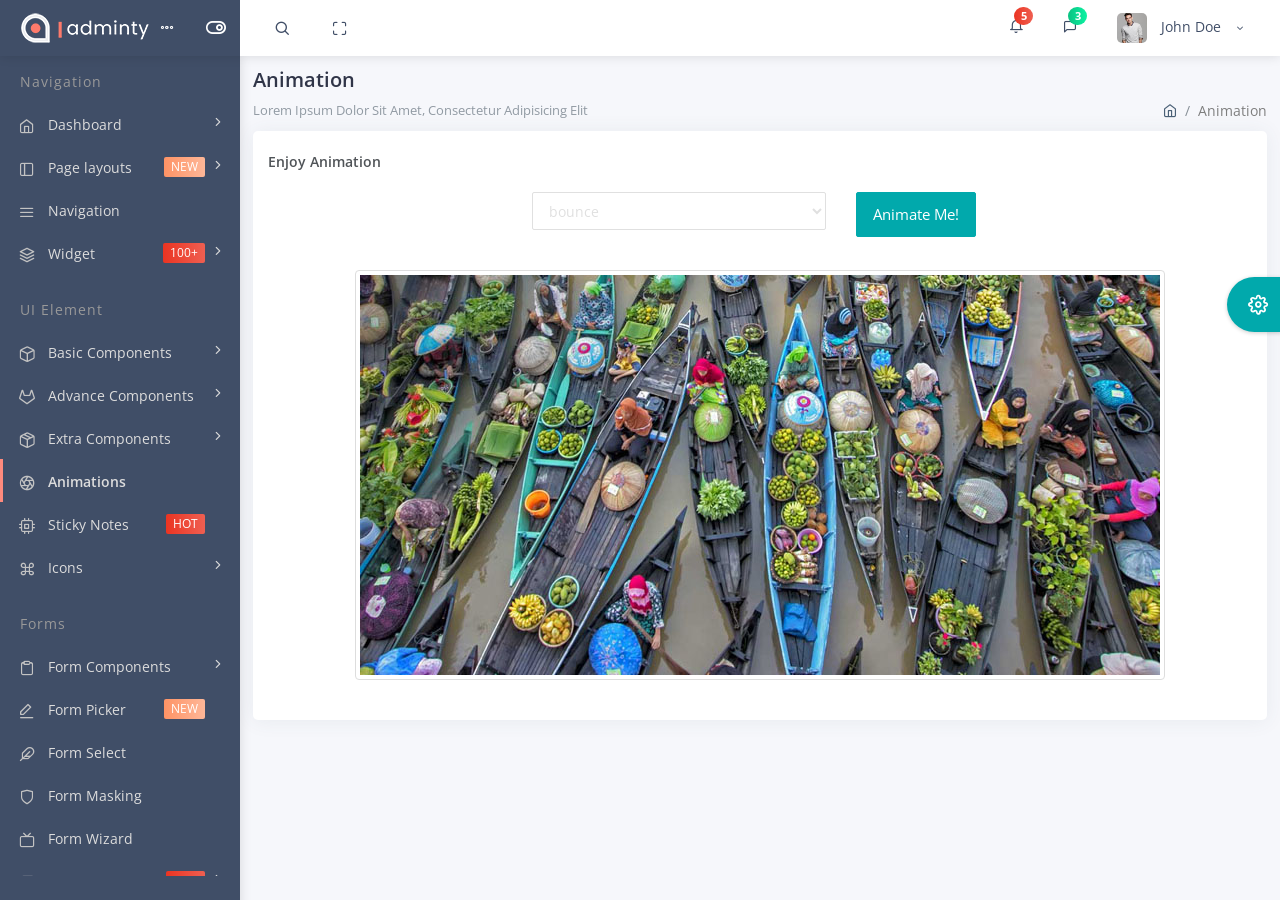
<file: AminrupAdmin/aminrup/_default/animation.htm>
﻿<!DOCTYPE html>
<html lang="en">

<head>
    <title>Adminty - Premium Admin Template by Colorlib </title>
    <!-- HTML5 Shim and Respond.js IE10 support of HTML5 elements and media queries -->
    <!-- WARNING: Respond.js doesn't work if you view the page via file:// -->
    <!--[if lt IE 10]>
      <script src="https://oss.maxcdn.com/libs/html5shiv/3.7.0/html5shiv.js"></script>
      <script src="https://oss.maxcdn.com/libs/respond.js/1.4.2/respond.min.js"></script>
      <![endif]-->
    <!-- Meta -->
    <meta charset="utf-8">
    <meta name="viewport" content="width=device-width, initial-scale=1.0, user-scalable=0, minimal-ui">
    <meta http-equiv="X-UA-Compatible" content="IE=edge">
    <meta name="description" content="#">
    <meta name="keywords" content="Admin , Responsive, Landing, Bootstrap, App, Template, Mobile, iOS, Android, apple, creative app">
    <meta name="author" content="#">
    <!-- Favicon icon -->

    <link rel="icon" href="..\files\assets\images\favicon.ico" type="image/x-icon">
    <!-- Google font--><link href="https://fonts.googleapis.com/css?family=Open+Sans:400,600,800" rel="stylesheet">
    <!-- Required Fremwork -->
    <link rel="stylesheet" type="text/css" href="..\files\bower_components\bootstrap\css\bootstrap.min.css">
    <!-- themify-icons line icon -->
    <link rel="stylesheet" type="text/css" href="..\files\assets\icon\themify-icons\themify-icons.css">
    <!-- animation css -->
    <link rel="stylesheet" type="text/css" href="..\files\bower_components\animate.css\css\animate.css">
    <!-- ico font -->
    <link rel="stylesheet" type="text/css" href="..\files\assets\icon\icofont\css\icofont.css">
    <!-- feather Awesome -->
    <link rel="stylesheet" type="text/css" href="..\files\assets\icon\feather\css\feather.css">
    <!-- flag icon framework css -->
    <link rel="stylesheet" type="text/css" href="..\files\assets\pages\flag-icon\flag-icon.min.css">
    <!-- Menu-Search css -->
    <link rel="stylesheet" type="text/css" href="..\files\assets\pages\menu-search\css\component.css">
    <!-- Style.css -->
    <link rel="stylesheet" type="text/css" href="..\files\assets\css\style.css">



    <link rel="stylesheet" type="text/css" href="..\files\assets\css\linearicons.css">

    <link rel="stylesheet" type="text/css" href="..\files\assets\css\jquery.mCustomScrollbar.css">

</head>

<body>
<!-- Pre-loader start -->
<div class="theme-loader">
    <div class="ball-scale">
        <div class='contain'>
            <div class="ring">
                <div class="frame"></div>
            </div>
            <div class="ring">
                <div class="frame"></div>
            </div>
            <div class="ring">
                <div class="frame"></div>
            </div>
            <div class="ring">
                <div class="frame"></div>
            </div>
            <div class="ring">
                <div class="frame"></div>
            </div>
            <div class="ring">
                <div class="frame"></div>
            </div>
            <div class="ring">
                <div class="frame"></div>
            </div>
            <div class="ring">
                <div class="frame"></div>
            </div>
            <div class="ring">
                <div class="frame"></div>
            </div>
            <div class="ring">
                <div class="frame"></div>
            </div>
        </div>
    </div>
</div>
<!-- Pre-loader end -->
<div id="pcoded" class="pcoded">
    <div class="pcoded-overlay-box"></div>
    <div class="pcoded-container navbar-wrapper">

        <nav class="navbar header-navbar pcoded-header">
            <div class="navbar-wrapper">

                <div class="navbar-logo">
                    <a class="mobile-menu" id="mobile-collapse" href="#!">
                        <i class="feather icon-menu"></i>
                    </a>
                    <a href="index-1.htm">
                        <img class="img-fluid" src="..\files\assets\images\logo.png" alt="Theme-Logo">
                    </a>
                    <a class="mobile-options">
                        <i class="feather icon-more-horizontal"></i>
                    </a>
                </div>

                <div class="navbar-container container-fluid">
                    <ul class="nav-left">
                        <li class="header-search">
                            <div class="main-search morphsearch-search">
                                <div class="input-group">
                                    <span class="input-group-addon search-close"><i class="feather icon-x"></i></span>
                                    <input type="text" class="form-control">
                                    <span class="input-group-addon search-btn"><i class="feather icon-search"></i></span>
                                </div>
                            </div>
                        </li>
                        <li>
                            <a href="#!" onclick="javascript:toggleFullScreen()">
                                <i class="feather icon-maximize full-screen"></i>
                            </a>
                        </li>
                    </ul>
                    <ul class="nav-right">
                        <li class="header-notification">
                            <div class="dropdown-primary dropdown">
                                <div class="dropdown-toggle" data-toggle="dropdown">
                                    <i class="feather icon-bell"></i>
                                    <span class="badge bg-c-pink">5</span>
                                </div>
                                <ul class="show-notification notification-view dropdown-menu">
                                    <li>
                                        <h6>Notifications</h6>
                                        <label class="label label-danger">New</label>
                                    </li>
                                    <li>
                                        <div class="media">
                                            <img class="d-flex align-self-center img-radius" src="..\files\assets\images\avatar-4.jpg" alt="Generic placeholder image">
                                            <div class="media-body">
                                                <h5 class="notification-user">John Doe</h5>
                                                <p class="notification-msg">Lorem ipsum dolor sit amet, consectetuer elit.</p>
                                                <span class="notification-time">30 minutes ago</span>
                                            </div>
                                        </div>
                                    </li>
                                    <li>
                                        <div class="media">
                                            <img class="d-flex align-self-center img-radius" src="..\files\assets\images\avatar-3.jpg" alt="Generic placeholder image">
                                            <div class="media-body">
                                                <h5 class="notification-user">Joseph William</h5>
                                                <p class="notification-msg">Lorem ipsum dolor sit amet, consectetuer elit.</p>
                                                <span class="notification-time">30 minutes ago</span>
                                            </div>
                                        </div>
                                    </li>
                                    <li>
                                        <div class="media">
                                            <img class="d-flex align-self-center img-radius" src="..\files\assets\images\avatar-4.jpg" alt="Generic placeholder image">
                                            <div class="media-body">
                                                <h5 class="notification-user">Sara Soudein</h5>
                                                <p class="notification-msg">Lorem ipsum dolor sit amet, consectetuer elit.</p>
                                                <span class="notification-time">30 minutes ago</span>
                                            </div>
                                        </div>
                                    </li>
                                </ul>
                            </div>
                        </li>
                        <li class="header-notification">
                            <div class="dropdown-primary dropdown">
                                <div class="displayChatbox dropdown-toggle" data-toggle="dropdown">
                                    <i class="feather icon-message-square"></i>
                                    <span class="badge bg-c-green">3</span>
                                </div>
                            </div>
                        </li>
                        <li class="user-profile header-notification">
                            <div class="dropdown-primary dropdown">
                                <div class="dropdown-toggle" data-toggle="dropdown">
                                    <img src="..\files\assets\images\avatar-4.jpg" class="img-radius" alt="User-Profile-Image">
                                    <span>John Doe</span>
                                    <i class="feather icon-chevron-down"></i>
                                </div>
                                <ul class="show-notification profile-notification dropdown-menu ">
                                    <li>
                                        <a href="#!">
                                            <i class="feather icon-settings"></i> Settings
                                        </a>
                                    </li>
                                    <li>
                                        <a href="user-profile.htm">
                                            <i class="feather icon-user"></i> Profile
                                        </a>
                                    </li>
                                    <li>
                                        <a href="email-inbox.htm">
                                            <i class="feather icon-mail"></i> My Messages
                                        </a>
                                    </li>
                                    <li>
                                        <a href="auth-lock-screen.htm">
                                            <i class="feather icon-lock"></i> Lock Screen
                                        </a>
                                    </li>
                                    <li>
                                        <a href="auth-normal-sign-in.htm">
                                            <i class="feather icon-log-out"></i> Logout
                                        </a>
                                    </li>
                                </ul>

                            </div>
                        </li>
                    </ul>
                </div>
            </div>
        </nav>

        <!-- Sidebar chat start -->
        <div id="sidebar" class="users p-chat-user showChat">
            <div class="had-container">
                <div class="card card_main p-fixed users-main">
                    <div class="user-box">
                        <div class="chat-inner-header">
                            <div class="back_chatBox">
                                <div class="right-icon-control">
                                    <input type="text" class="form-control  search-text" placeholder="Search Friend" id="search-friends">
                                    <div class="form-icon">
                                        <i class="icofont icofont-search"></i>
                                    </div>
                                </div>
                            </div>
                        </div>
                        <div class="main-friend-list">
                            <div class="media userlist-box" data-id="1" data-status="online" data-username="Josephin Doe" data-toggle="tooltip" data-placement="left" title="Josephin Doe">
                                <a class="media-left" href="#!">
                                    <img class="media-object img-radius img-radius" src="..\files\assets\images\avatar-3.jpg" alt="Generic placeholder image ">
                                    <div class="live-status bg-success"></div>
                                </a>
                                <div class="media-body">
                                    <div class="f-13 chat-header">Josephin Doe</div>
                                </div>
                            </div>
                            <div class="media userlist-box" data-id="2" data-status="online" data-username="Lary Doe" data-toggle="tooltip" data-placement="left" title="Lary Doe">
                                <a class="media-left" href="#!">
                                    <img class="media-object img-radius" src="..\files\assets\images\avatar-2.jpg" alt="Generic placeholder image">
                                    <div class="live-status bg-success"></div>
                                </a>
                                <div class="media-body">
                                    <div class="f-13 chat-header">Lary Doe</div>
                                </div>
                            </div>
                            <div class="media userlist-box" data-id="3" data-status="online" data-username="Alice" data-toggle="tooltip" data-placement="left" title="Alice">
                                <a class="media-left" href="#!">
                                    <img class="media-object img-radius" src="..\files\assets\images\avatar-4.jpg" alt="Generic placeholder image">
                                    <div class="live-status bg-success"></div>
                                </a>
                                <div class="media-body">
                                    <div class="f-13 chat-header">Alice</div>
                                </div>
                            </div>
                            <div class="media userlist-box" data-id="4" data-status="online" data-username="Alia" data-toggle="tooltip" data-placement="left" title="Alia">
                                <a class="media-left" href="#!">
                                    <img class="media-object img-radius" src="..\files\assets\images\avatar-3.jpg" alt="Generic placeholder image">
                                    <div class="live-status bg-success"></div>
                                </a>
                                <div class="media-body">
                                    <div class="f-13 chat-header">Alia</div>
                                </div>
                            </div>
                            <div class="media userlist-box" data-id="5" data-status="online" data-username="Suzen" data-toggle="tooltip" data-placement="left" title="Suzen">
                                <a class="media-left" href="#!">
                                    <img class="media-object img-radius" src="..\files\assets\images\avatar-2.jpg" alt="Generic placeholder image">
                                    <div class="live-status bg-success"></div>
                                </a>
                                <div class="media-body">
                                    <div class="f-13 chat-header">Suzen</div>
                                </div>
                            </div>
                        </div>
                    </div>
                </div>
            </div>
        </div>
        <!-- Sidebar inner chat start-->
        <div class="showChat_inner">
            <div class="media chat-inner-header">
                <a class="back_chatBox">
                    <i class="feather icon-chevron-left"></i> Josephin Doe
                </a>
            </div>
            <div class="media chat-messages">
                <a class="media-left photo-table" href="#!">
                    <img class="media-object img-radius img-radius m-t-5" src="..\files\assets\images\avatar-3.jpg" alt="Generic placeholder image">
                </a>
                <div class="media-body chat-menu-content">
                    <div class="">
                        <p class="chat-cont">I'm just looking around. Will you tell me something about yourself?</p>
                        <p class="chat-time">8:20 a.m.</p>
                    </div>
                </div>
            </div>
            <div class="media chat-messages">
                <div class="media-body chat-menu-reply">
                    <div class="">
                        <p class="chat-cont">I'm just looking around. Will you tell me something about yourself?</p>
                        <p class="chat-time">8:20 a.m.</p>
                    </div>
                </div>
                <div class="media-right photo-table">
                    <a href="#!">
                        <img class="media-object img-radius img-radius m-t-5" src="..\files\assets\images\avatar-4.jpg" alt="Generic placeholder image">
                    </a>
                </div>
            </div>
            <div class="chat-reply-box p-b-20">
                <div class="right-icon-control">
                    <input type="text" class="form-control search-text" placeholder="Share Your Thoughts">
                    <div class="form-icon">
                        <i class="feather icon-navigation"></i>
                    </div>
                </div>
            </div>
        </div>
        <!-- Sidebar inner chat end-->
        <div class="pcoded-main-container">
            <div class="pcoded-wrapper">
                <nav class="pcoded-navbar">
                    <div class="pcoded-inner-navbar main-menu">
                        <div class="pcoded-navigatio-lavel">Navigation</div>
                        <ul class="pcoded-item pcoded-left-item">
                            <li class="pcoded-hasmenu">
                                <a href="javascript:void(0)">
                                    <span class="pcoded-micon"><i class="feather icon-home"></i></span>
                                    <span class="pcoded-mtext">Dashboard</span>
                                </a>
                                <ul class="pcoded-submenu">
                                    <li class="">
                                        <a href="index-1.htm">
                                            <span class="pcoded-mtext">Default</span>
                                        </a>
                                    </li>
                                    <li class="">
                                        <a href="dashboard-crm.htm">
                                            <span class="pcoded-mtext">CRM</span>
                                        </a>
                                    </li>
                                    <li class=" ">
                                        <a href="dashboard-analytics.htm">
                                            <span class="pcoded-mtext">Analytics</span>
                                            <span class="pcoded-badge label label-info ">NEW</span>
                                        </a>
                                    </li>
                                </ul>
                            </li>
                            <li class="pcoded-hasmenu">
                                <a href="javascript:void(0)">
                                    <span class="pcoded-micon"><i class="feather icon-sidebar"></i></span>
                                    <span class="pcoded-mtext">Page layouts</span>
                                    <span class="pcoded-badge label label-warning">NEW</span>
                                </a>
                                <ul class="pcoded-submenu">
                                    <li class=" pcoded-hasmenu">
                                        <a href="javascript:void(0)">
                                            <span class="pcoded-mtext">Vertical</span>
                                        </a>
                                        <ul class="pcoded-submenu">
                                            <li class=" ">
                                                <a href="menu-static.htm">
                                                    <span class="pcoded-mtext">Static Layout</span>
                                                </a>
                                            </li>
                                            <li class=" ">
                                                <a href="menu-header-fixed.htm">
                                                    <span class="pcoded-mtext">Header Fixed</span>
                                                </a>
                                            </li>
                                            <li class=" ">
                                                <a href="menu-compact.htm">
                                                    <span class="pcoded-mtext">Compact</span>
                                                </a>
                                            </li>
                                            <li class=" ">
                                                <a href="menu-sidebar.htm">
                                                    <span class="pcoded-mtext">Sidebar Fixed</span>
                                                </a>
                                            </li>

                                        </ul>
                                    </li>
                                    <li class=" pcoded-hasmenu">
                                        <a href="javascript:void(0)">
                                            <span class="pcoded-mtext">Horizontal</span>
                                        </a>
                                        <ul class="pcoded-submenu">
                                            <li class=" ">
                                                <a href="menu-horizontal-static.htm" target="_blank">
                                                    <span class="pcoded-mtext">Static Layout</span>
                                                </a>
                                            </li>
                                            <li class=" ">
                                                <a href="menu-horizontal-fixed.htm" target="_blank">
                                                    <span class="pcoded-mtext">Fixed layout</span>
                                                </a>
                                            </li>
                                            <li class=" ">
                                                <a href="menu-horizontal-icon.htm" target="_blank">
                                                    <span class="pcoded-mtext">Static With Icon</span>
                                                </a>
                                            </li>
                                            <li class=" ">
                                                <a href="menu-horizontal-icon-fixed.htm" target="_blank">
                                                    <span class="pcoded-mtext">Fixed With Icon</span>
                                                </a>
                                            </li>
                                        </ul>
                                    </li>
                                    <li class=" ">
                                        <a href="menu-bottom.htm">
                                            <span class="pcoded-mtext">Bottom Menu</span>
                                        </a>
                                    </li>
                                    <li class=" ">
                                        <a href="box-layout.htm" target="_blank">
                                            <span class="pcoded-mtext">Box Layout</span>
                                        </a>
                                    </li>
                                    <li class=" ">
                                        <a href="menu-rtl.htm" target="_blank">
                                            <span class="pcoded-mtext">RTL</span>
                                        </a>
                                    </li>
                                </ul>
                            </li>
                            <li class="">
                                <a href="navbar-light.htm">
                                    <span class="pcoded-micon"><i class="feather icon-menu"></i></span>
                                    <span class="pcoded-mtext">Navigation</span>
                                </a>
                            </li>
                            <li class="pcoded-hasmenu">
                                <a href="javascript:void(0)">
                                    <span class="pcoded-micon"><i class="feather icon-layers"></i></span>
                                    <span class="pcoded-mtext">Widget</span>
                                    <span class="pcoded-badge label label-danger">100+</span>
                                </a>
                                <ul class="pcoded-submenu">
                                    <li class="">
                                        <a href="widget-statistic.htm">
                                            <span class="pcoded-mtext">Statistic</span>
                                        </a>
                                    </li>
                                    <li class=" ">
                                        <a href="widget-data.htm">
                                            <span class="pcoded-mtext">Data</span>
                                        </a>
                                    </li>
                                    <li class="">
                                        <a href="widget-chart.htm">
                                            <span class="pcoded-mtext">Chart Widget</span>
                                        </a>
                                    </li>

                                </ul>
                            </li>
                        </ul>
                        <div class="pcoded-navigatio-lavel">UI Element</div>
                        <ul class="pcoded-item pcoded-left-item">
                            <li class="pcoded-hasmenu">
                                <a href="javascript:void(0)">
                                    <span class="pcoded-micon"><i class="feather icon-box"></i></span>
                                    <span class="pcoded-mtext">Basic Components</span>
                                </a>
                                <ul class="pcoded-submenu">
                                    <li class=" ">
                                        <a href="alert.htm">
                                            <span class="pcoded-mtext">Alert</span>
                                        </a>
                                    </li>
                                    <li class=" ">
                                        <a href="breadcrumb.htm">
                                            <span class="pcoded-mtext">Breadcrumbs</span>
                                        </a>
                                    </li>
                                    <li class=" ">
                                        <a href="button.htm">
                                            <span class="pcoded-mtext">Button</span>
                                        </a>
                                    </li>
                                    <li class=" ">
                                        <a href="box-shadow.htm">
                                            <span class="pcoded-mtext">Box-Shadow</span>
                                        </a>
                                    </li>
                                    <li class=" ">
                                        <a href="accordion.htm">
                                            <span class="pcoded-mtext">Accordion</span>
                                        </a>
                                    </li>
                                    <li class=" ">
                                        <a href="generic-class.htm">
                                            <span class="pcoded-mtext">Generic Class</span>
                                        </a>
                                    </li>
                                    <li class=" ">
                                        <a href="tabs.htm">
                                            <span class="pcoded-mtext">Tabs</span>
                                        </a>
                                    </li>
                                    <li class=" ">
                                        <a href="color.htm">
                                            <span class="pcoded-mtext">Color</span>
                                        </a>
                                    </li>
                                    <li class=" ">
                                        <a href="label-badge.htm">
                                            <span class="pcoded-mtext">Label Badge</span>
                                        </a>
                                    </li>
                                    <li class=" ">
                                        <a href="progress-bar.htm">
                                            <span class="pcoded-mtext">Progress Bar</span>
                                        </a>
                                    </li>
                                    <li class=" ">
                                        <a href="preloader.htm">
                                            <span class="pcoded-mtext">Pre-Loader</span>
                                        </a>
                                    </li>
                                    <li class=" ">
                                        <a href="list.htm">
                                            <span class="pcoded-mtext">List</span>
                                        </a>
                                    </li>
                                    <li class=" ">
                                        <a href="tooltip.htm">
                                            <span class="pcoded-mtext">Tooltip And Popover</span>
                                        </a>
                                    </li>
                                    <li class=" ">
                                        <a href="typography.htm">
                                            <span class="pcoded-mtext">Typography</span>
                                        </a>
                                    </li>
                                    <li class=" ">
                                        <a href="other.htm">
                                            <span class="pcoded-mtext">Other</span>
                                        </a>
                                    </li>
                                </ul>
                            </li>
                            <li class="pcoded-hasmenu">
                                <a href="javascript:void(0)">
                                    <span class="pcoded-micon"><i class="feather icon-gitlab"></i></span>
                                    <span class="pcoded-mtext">Advance Components</span>
                                </a>
                                <ul class="pcoded-submenu">
                                    <li class=" ">
                                        <a href="draggable.htm">
                                            <span class="pcoded-mtext">Draggable</span>
                                        </a>
                                    </li>
                                    <li class=" ">
                                        <a href="bs-grid.htm">
                                            <span class="pcoded-mtext">Grid Stack</span>
                                        </a>
                                    </li>
                                    <li class=" ">
                                        <a href="light-box.htm">
                                            <span class="pcoded-mtext">Light Box</span>
                                        </a>
                                    </li>
                                    <li class=" ">
                                        <a href="modal.htm">
                                            <span class="pcoded-mtext">Modal</span>
                                        </a>
                                    </li>
                                    <li class=" ">
                                        <a href="notification.htm">
                                            <span class="pcoded-mtext">Notifications</span>
                                        </a>
                                    </li>
                                    <li class=" ">
                                        <a href="notify.htm">
                                            <span class="pcoded-mtext">PNOTIFY</span>
                                            <span class="pcoded-badge label label-info">NEW</span>
                                        </a>
                                    </li>
                                    <li class=" ">
                                        <a href="rating.htm">
                                            <span class="pcoded-mtext">Rating</span>
                                        </a>
                                    </li>
                                    <li class=" ">
                                        <a href="range-slider.htm">
                                            <span class="pcoded-mtext">Range Slider</span>
                                        </a>
                                    </li>
                                    <li class=" ">
                                        <a href="slider.htm">
                                            <span class="pcoded-mtext">Slider</span>
                                        </a>
                                    </li>
                                    <li class=" ">
                                        <a href="syntax-highlighter.htm">
                                            <span class="pcoded-mtext">Syntax Highlighter</span>
                                        </a>
                                    </li>
                                    <li class=" ">
                                        <a href="tour.htm">
                                            <span class="pcoded-mtext">Tour</span>
                                        </a>
                                    </li>
                                    <li class=" ">
                                        <a href="treeview.htm">
                                            <span class="pcoded-mtext">Tree View</span>
                                        </a>
                                    </li>
                                    <li class=" ">
                                        <a href="nestable.htm">
                                            <span class="pcoded-mtext">Nestable</span>
                                        </a>
                                    </li>
                                    <li class=" ">
                                        <a href="toolbar.htm">
                                            <span class="pcoded-mtext">Toolbar</span>
                                        </a>
                                    </li>
                                    <li class=" ">
                                        <a href="x-editable.htm">
                                            <span class="pcoded-mtext">X-Editable</span>
                                        </a>
                                    </li>
                                </ul>
                            </li>
                            <li class="pcoded-hasmenu">
                                <a href="javascript:void(0)">
                                    <span class="pcoded-micon"><i class="feather icon-package"></i></span>
                                    <span class="pcoded-mtext">Extra Components</span>
                                </a>
                                <ul class="pcoded-submenu">
                                    <li class=" ">
                                        <a href="session-timeout.htm">
                                            <span class="pcoded-mtext">Session Timeout</span>
                                        </a>
                                    </li>
                                    <li class=" ">
                                        <a href="session-idle-timeout.htm">
                                            <span class="pcoded-mtext">Session Idle Timeout</span>
                                        </a>
                                    </li>
                                    <li class=" ">
                                        <a href="offline.htm">
                                            <span class="pcoded-mtext">Offline</span>
                                        </a>
                                    </li>

                                </ul>
                            </li>
                            <li class="active">
                                <a href="animation.htm">
                                    <span class="pcoded-micon"><i class="feather icon-aperture rotate-refresh"></i><b>A</b></span>
                                    <span class="pcoded-mtext">Animations</span>
                                </a>
                            </li>
                            <li class=" ">
                                <a href="sticky.htm">
                                    <span class="pcoded-micon"><i class="feather icon-cpu"></i></span>
                                    <span class="pcoded-mtext">Sticky Notes</span>
                                    <span class="pcoded-badge label label-danger">HOT</span>
                                </a>
                            </li>
                            <li class="pcoded-hasmenu">
                                <a href="javascript:void(0)">
                                    <span class="pcoded-micon"><i class="feather icon-command"></i></span>
                                    <span class="pcoded-mtext">Icons</span>
                                </a>
                                <ul class="pcoded-submenu">
                                    <li class=" ">
                                        <a href="icon-font-awesome.htm">
                                            <span class="pcoded-mtext">Font Awesome</span>
                                        </a>
                                    </li>
                                    <li class=" ">
                                        <a href="icon-themify.htm">
                                            <span class="pcoded-mtext">Themify</span>
                                        </a>
                                    </li>
                                    <li class=" ">
                                        <a href="icon-simple-line.htm">
                                            <span class="pcoded-mtext">Simple Line Icon</span>
                                        </a>
                                    </li>
                                    <li class=" ">
                                        <a href="icon-ion.htm">
                                            <span class="pcoded-mtext">Ion Icon</span>
                                        </a>
                                    </li>
                                    <li class=" ">
                                        <a href="icon-material-design.htm">
                                            <span class="pcoded-mtext">Material Design</span>
                                        </a>
                                    </li>
                                    <li class=" ">
                                        <a href="icon-icofonts.htm">
                                            <span class="pcoded-mtext">Ico Fonts</span>
                                        </a>
                                    </li>
                                    <li class=" ">
                                        <a href="icon-weather.htm">
                                            <span class="pcoded-mtext">Weather Icon</span>
                                        </a>
                                    </li>
                                    <li class=" ">
                                        <a href="icon-typicons.htm">
                                            <span class="pcoded-mtext">Typicons</span>
                                        </a>
                                    </li>
                                    <li class=" ">
                                        <a href="icon-flags.htm">
                                            <span class="pcoded-mtext">Flags</span>
                                        </a>
                                    </li>
                                </ul>
                            </li>
                        </ul>
                        <div class="pcoded-navigatio-lavel">Forms</div>
                        <ul class="pcoded-item pcoded-left-item">
                            <li class="pcoded-hasmenu">
                                <a href="javascript:void(0)">
                                    <span class="pcoded-micon"><i class="feather icon-clipboard"></i></span>
                                    <span class="pcoded-mtext">Form Components</span>
                                </a>
                                <ul class="pcoded-submenu">
                                    <li class=" ">
                                        <a href="form-elements-component.htm">
                                            <span class="pcoded-mtext">Form Components</span>
                                        </a>
                                    </li>
                                    <li class=" ">
                                        <a href="form-elements-add-on.htm">
                                            <span class="pcoded-mtext">Form-Elements-Add-On</span>
                                        </a>
                                    </li>
                                    <li class=" ">
                                        <a href="form-elements-advance.htm">
                                            <span class="pcoded-mtext">Form-Elements-Advance</span>
                                        </a>
                                    </li>
                                    <li class=" ">
                                        <a href="form-validation.htm">
                                            <span class="pcoded-mtext">Form Validation</span>
                                        </a>
                                    </li>
                                </ul>
                            </li>
                            <li class=" ">
                                <a href="form-picker.htm">
                                    <span class="pcoded-micon"><i class="feather icon-edit-1"></i></span>
                                    <span class="pcoded-mtext">Form Picker</span>
                                    <span class="pcoded-badge label label-warning">NEW</span>
                                </a>
                            </li>
                            <li class=" ">
                                <a href="form-select.htm">
                                    <span class="pcoded-micon"><i class="feather icon-feather"></i></span>
                                    <span class="pcoded-mtext">Form Select</span>
                                </a>
                            </li>
                            <li class=" ">
                                <a href="form-masking.htm">
                                    <span class="pcoded-micon"><i class="feather icon-shield"></i></span>
                                    <span class="pcoded-mtext">Form Masking</span>
                                </a>
                            </li>
                            <li class=" ">
                                <a href="form-wizard.htm">
                                    <span class="pcoded-micon"><i class="feather icon-tv"></i></span>
                                    <span class="pcoded-mtext">Form Wizard</span>
                                </a>
                            </li>
                            <li class="pcoded-hasmenu">
                                <a href="javascript:void(0)">
                                    <span class="pcoded-micon"><i class="feather icon-book"></i></span>
                                    <span class="pcoded-mtext">Ready To Use</span>
                                    <span class="pcoded-badge label label-danger">HOT</span>
                                </a>
                                <ul class="pcoded-submenu">
                                    <li class=" ">
                                        <a href="ready-cloned-elements-form.htm">
                                            <span class="pcoded-mtext">Cloned Elements Form</span>
                                        </a>
                                    </li>
                                    <li class=" ">
                                        <a href="ready-currency-form.htm">
                                            <span class="pcoded-mtext">Currency Form</span>
                                        </a>
                                    </li>
                                    <li class=" ">
                                        <a href="ready-form-booking.htm">
                                            <span class="pcoded-mtext">Booking Form</span>
                                        </a>
                                    </li>
                                    <li class=" ">
                                        <a href="ready-form-booking-multi-steps.htm">
                                            <span class="pcoded-mtext">Booking Multi Steps Form</span>
                                        </a>
                                    </li>
                                    <li class=" ">
                                        <a href="ready-form-comment.htm">
                                            <span class="pcoded-mtext">Comment Form</span>
                                        </a>
                                    </li>
                                    <li class=" ">
                                        <a href="ready-form-contact.htm">
                                            <span class="pcoded-mtext">Contact Form</span>
                                        </a>
                                    </li>
                                    <li class=" ">
                                        <a href="ready-job-application-form.htm">
                                            <span class="pcoded-mtext">Job Application Form</span>
                                        </a>
                                    </li>
                                    <li class=" ">
                                        <a href="ready-js-addition-form.htm">
                                            <span class="pcoded-mtext">JS Addition Form</span>
                                        </a>
                                    </li>
                                    <li class=" ">
                                        <a href="ready-login-form.htm">
                                            <span class="pcoded-mtext">Login Form</span>
                                        </a>
                                    </li>
                                    <li class=" ">
                                        <a href="ready-popup-modal-form.htm" target="_blank">
                                            <span class="pcoded-mtext">Popup Modal Form</span>
                                        </a>
                                    </li>
                                    <li class=" ">
                                        <a href="ready-registration-form.htm">
                                            <span class="pcoded-mtext">Registration Form</span>
                                        </a>
                                    </li>
                                    <li class=" ">
                                        <a href="ready-review-form.htm">
                                            <span class="pcoded-mtext">Review Form</span>
                                        </a>
                                    </li>
                                    <li class=" ">
                                        <a href="ready-subscribe-form.htm">
                                            <span class="pcoded-mtext">Subscribe Form</span>
                                        </a>
                                    </li>
                                    <li class=" ">
                                        <a href="ready-suggestion-form.htm">
                                            <span class="pcoded-mtext">Suggestion Form</span>
                                        </a>
                                    </li>
                                    <li class=" ">
                                        <a href="ready-tabs-form.htm">
                                            <span class="pcoded-mtext">Tabs Form</span>
                                        </a>
                                    </li>
                                </ul>
                            </li>
                        </ul>
                        <div class="pcoded-navigatio-lavel">Tables</div>
                        <ul class="pcoded-item pcoded-left-item">
                            <li class="pcoded-hasmenu">
                                <a href="javascript:void(0)">
                                    <span class="pcoded-micon"><i class="feather icon-credit-card"></i></span>
                                    <span class="pcoded-mtext">Bootstrap Table</span>
                                </a>
                                <ul class="pcoded-submenu">
                                    <li class=" ">
                                        <a href="bs-basic-table.htm">
                                            <span class="pcoded-mtext">Basic Table</span>
                                        </a>
                                    </li>
                                    <li class=" ">
                                        <a href="bs-table-sizing.htm">
                                            <span class="pcoded-mtext">Sizing Table</span>
                                        </a>
                                    </li>
                                    <li class=" ">
                                        <a href="bs-table-border.htm">
                                            <span class="pcoded-mtext">Border Table</span>
                                        </a>
                                    </li>
                                    <li class=" ">
                                        <a href="bs-table-styling.htm">
                                            <span class="pcoded-mtext">Styling Table</span>
                                        </a>
                                    </li>
                                </ul>
                            </li>
                            <li class="pcoded-hasmenu">
                                <a href="javascript:void(0)">
                                    <span class="pcoded-micon"><i class="feather icon-inbox"></i></span>
                                    <span class="pcoded-mtext">Data Table</span>
                                    <span class="pcoded-mcaret"></span>
                                </a>
                                <ul class="pcoded-submenu">
                                    <li class=" ">
                                        <a href="dt-basic.htm">
                                            <span class="pcoded-mtext">Basic Initialization</span>
                                        </a>
                                    </li>
                                    <li class=" ">
                                        <a href="dt-advance.htm">
                                            <span class="pcoded-mtext">Advance Initialization</span>
                                        </a>
                                    </li>
                                    <li class=" ">
                                        <a href="dt-styling.htm">
                                            <span class="pcoded-mtext">Styling</span>
                                        </a>
                                    </li>
                                    <li class=" ">
                                        <a href="dt-api.htm">
                                            <span class="pcoded-mtext">API</span>
                                        </a>
                                    </li>
                                    <li class=" ">
                                        <a href="dt-ajax.htm">
                                            <span class="pcoded-mtext">Ajax</span>
                                        </a>
                                    </li>
                                    <li class=" ">
                                        <a href="dt-server-side.htm">
                                            <span class="pcoded-mtext">Server Side</span>
                                        </a>
                                    </li>
                                    <li class=" ">
                                        <a href="dt-plugin.htm">
                                            <span class="pcoded-mtext">Plug-In</span>
                                        </a>
                                    </li>
                                    <li class=" ">
                                        <a href="dt-data-sources.htm">
                                            <span class="pcoded-mtext">Data Sources</span>
                                        </a>
                                    </li>

                                </ul>
                            </li>
                            <li class="pcoded-hasmenu">
                                <a href="javascript:void(0)">
                                    <span class="pcoded-micon"><i class="feather icon-server"></i></span>
                                    <span class="pcoded-mtext">Data Table Extensions</span>
                                </a>
                                <ul class="pcoded-submenu">
                                    <li class=" ">
                                        <a href="dt-ext-autofill.htm">
                                            <span class="pcoded-mtext">AutoFill</span>
                                        </a>
                                    </li>
                                    <li class="pcoded-hasmenu">
                                        <a href="javascript:void(0)">
                                            <span class="pcoded-mtext">Button</span>
                                        </a>
                                        <ul class="pcoded-submenu">
                                            <li class=" ">
                                                <a href="dt-ext-basic-buttons.htm">
                                                    <span class="pcoded-mtext">Basic Button</span>
                                                </a>
                                            </li>
                                            <li class=" ">
                                                <a href="dt-ext-buttons-html-5-data-export.htm">
                                                    <span class="pcoded-mtext">Html-5 Data Export</span>
                                                </a>
                                            </li>
                                        </ul>
                                    </li>
                                    <li class=" ">
                                        <a href="dt-ext-col-reorder.htm">
                                            <span class="pcoded-mtext">Col Reorder</span>
                                        </a>
                                    </li>
                                    <li class=" ">
                                        <a href="dt-ext-fixed-columns.htm">
                                            <span class="pcoded-mtext">Fixed Columns</span>
                                        </a>
                                    </li>
                                    <li class=" ">
                                        <a href="dt-ext-fixed-header.htm">
                                            <span class="pcoded-mtext">Fixed Header</span>
                                        </a>
                                    </li>
                                    <li class=" ">
                                        <a href="dt-ext-key-table.htm">
                                            <span class="pcoded-mtext">Key Table</span>
                                        </a>
                                    </li>
                                    <li class=" ">
                                        <a href="dt-ext-responsive.htm">
                                            <span class="pcoded-mtext">Responsive</span>
                                        </a>
                                    </li>
                                    <li class=" ">
                                        <a href="dt-ext-row-reorder.htm">
                                            <span class="pcoded-mtext">Row Reorder</span>
                                        </a>
                                    </li>
                                    <li class=" ">
                                        <a href="dt-ext-scroller.htm">
                                            <span class="pcoded-mtext">Scroller</span>
                                        </a>
                                    </li>
                                    <li class=" ">
                                        <a href="dt-ext-select.htm">
                                            <span class="pcoded-mtext">Select Table</span>
                                        </a>
                                    </li>
                                </ul>
                            </li>
                            <li class=" ">
                                <a href="foo-table.htm">
                                    <span class="pcoded-micon"><i class="feather icon-hash"></i></span>
                                    <span class="pcoded-mtext">FooTable</span>
                                </a>
                            </li>
                            <li class="pcoded-hasmenu ">
                                <a href="javascript:void(0)">
                                    <span class="pcoded-micon"><i class="feather icon-airplay"></i></span>
                                    <span class="pcoded-mtext">Handson Table</span>
                                </a>
                                <ul class="pcoded-submenu">
                                    <li class="">
                                        <a href="handson-appearance.htm">
                                            <span class="pcoded-mtext">Appearance</span>
                                        </a>
                                    </li>
                                    <li class="">
                                        <a href="handson-data-operation.htm">
                                            <span class="pcoded-mtext">Data Operation</span>
                                        </a>
                                    </li>
                                    <li class="">
                                        <a href="handson-rows-cols.htm">
                                            <span class="pcoded-mtext">Rows Columns</span>
                                        </a>
                                    </li>
                                    <li class="">
                                        <a href="handson-columns-only.htm">
                                            <span class="pcoded-mtext">Columns Only</span>
                                        </a>
                                    </li>
                                    <li class="">
                                        <a href="handson-cell-features.htm">
                                            <span class="pcoded-mtext">Cell Features</span>
                                        </a>
                                    </li>
                                    <li class="">
                                        <a href="handson-cell-types.htm">
                                            <span class="pcoded-mtext">Cell Types</span>
                                        </a>
                                    </li>
                                    <li class="">
                                        <a href="handson-integrations.htm">
                                            <span class="pcoded-mtext">Integrations</span>
                                        </a>
                                    </li>
                                    <li class="">
                                        <a href="handson-rows-only.htm">
                                            <span class="pcoded-mtext">Rows Only</span>
                                        </a>
                                    </li>
                                    <li class="">
                                        <a href="handson-utilities.htm">
                                            <span class="pcoded-mtext">Utilities</span>
                                        </a>
                                    </li>
                                </ul>
                            </li>
                            <li class="">
                                <a href="editable-table.htm">
                                    <span class="pcoded-micon"><i class="feather icon-edit"></i></span>
                                    <span class="pcoded-mtext">Editable Table</span>
                                </a>
                            </li>
                        </ul>
                        <div class="pcoded-navigatio-lavel">Chart And Maps</div>
                        <ul class="pcoded-item pcoded-left-item">
                            <li class="pcoded-hasmenu ">
                                <a href="javascript:void(0)">
                                    <span class="pcoded-micon"><i class="feather icon-pie-chart"></i></span>
                                    <span class="pcoded-mtext">Charts</span>
                                </a>
                                <ul class="pcoded-submenu">
                                    <li class="">
                                        <a href="chart-google.htm">
                                            <span class="pcoded-mtext">Google Chart</span>
                                        </a>
                                    </li>
                                    <li class="">
                                        <a href="chart-echart.htm">
                                            <span class="pcoded-mtext">Echarts</span>
                                        </a>
                                    </li>
                                    <li class="">
                                        <a href="chart-chartjs.htm">
                                            <span class="pcoded-mtext">ChartJs</span>
                                        </a>
                                    </li>
                                    <li class="">
                                        <a href="chart-list.htm">
                                            <span class="pcoded-mtext">List Chart</span>
                                        </a>
                                    </li>
                                    <li class="">
                                        <a href="chart-float.htm">
                                            <span class="pcoded-mtext">Float Chart</span>
                                        </a>
                                    </li>
                                    <li class="">
                                        <a href="chart-knob.htm">
                                            <span class="pcoded-mtext">Knob chart</span>
                                        </a>
                                    </li>
                                    <li class="">
                                        <a href="chart-morris.htm">
                                            <span class="pcoded-mtext">Morris Chart</span>
                                        </a>
                                    </li>
                                    <li class="">
                                        <a href="chart-nvd3.htm">
                                            <span class="pcoded-mtext">Nvd3 Chart</span>
                                        </a>
                                    </li>
                                    <li class="">
                                        <a href="chart-peity.htm">
                                            <span class="pcoded-mtext">Peity Chart</span>
                                        </a>
                                    </li>
                                    <li class="">
                                        <a href="chart-radial.htm">
                                            <span class="pcoded-mtext">Radial Chart</span>
                                        </a>
                                    </li>
                                    <li class="">
                                        <a href="chart-rickshaw.htm">
                                            <span class="pcoded-mtext">Rickshaw Chart</span>
                                        </a>
                                    </li>
                                    <li class="">
                                        <a href="chart-sparkline.htm">
                                            <span class="pcoded-mtext">Sparkline Chart</span>
                                        </a>
                                    </li>
                                    <li class="">
                                        <a href="chart-c3.htm">
                                            <span class="pcoded-mtext">C3 Chart</span>
                                        </a>
                                    </li>
                                </ul>
                            </li>
                            <li class="pcoded-hasmenu ">
                                <a href="javascript:void(0)">
                                    <span class="pcoded-micon"><i class="feather icon-map"></i></span>
                                    <span class="pcoded-mtext">Maps</span>
                                </a>
                                <ul class="pcoded-submenu">
                                    <li class="">
                                        <a href="map-google.htm">
                                            <span class="pcoded-mtext">Google Maps</span>
                                        </a>
                                    </li>
                                    <li class="">
                                        <a href="map-vector.htm">
                                            <span class="pcoded-mtext">Vector Maps</span>
                                        </a>
                                    </li>
                                    <li class="">
                                        <a href="map-api.htm">
                                            <span class="pcoded-mtext">Google Map Search API</span>
                                        </a>
                                    </li>
                                    <li class="">
                                        <a href="location.htm">
                                            <span class="pcoded-mtext">Location</span>
                                        </a>
                                    </li>
                                </ul>
                            </li>
                            <li class="">
                                <a href="..\files\extra-pages\landingpage\index.htm" target="_blank">
                                    <span class="pcoded-micon"><i class="feather icon-navigation-2"></i></span>
                                    <span class="pcoded-mtext">Landing Page</span>
                                </a>
                            </li>
                        </ul>
                        <div class="pcoded-navigatio-lavel">Pages</div>
                        <ul class="pcoded-item pcoded-left-item">
                            <li class="pcoded-hasmenu ">
                                <a href="javascript:void(0)">
                                    <span class="pcoded-micon"><i class="feather icon-unlock"></i></span>
                                    <span class="pcoded-mtext">Authentication</span>
                                </a>
                                <ul class="pcoded-submenu">
                                    <li class="">
                                        <a href="auth-normal-sign-in.htm" target="_blank">
                                            <span class="pcoded-mtext">Login With BG Image</span>
                                        </a>
                                    </li>
                                    <li class="">
                                        <a href="auth-sign-in-social.htm" target="_blank">
                                            <span class="pcoded-mtext">Login With Social Icon</span>
                                        </a>
                                    </li>
                                    <li class="">
                                        <a href="auth-sign-in-social-header-footer.htm" target="_blank">
                                            <span class="pcoded-mtext">Login Social With Header And Footer</span>
                                        </a>
                                    </li>
                                    <li class="">
                                        <a href="auth-normal-sign-in-header-footer.htm" target="_blank">
                                            <span class="pcoded-mtext">Login With Header And Footer</span>
                                        </a>
                                    </li>
                                    <li class="">
                                        <a href="auth-sign-up.htm" target="_blank">
                                            <span class="pcoded-mtext">Registration BG Image</span>
                                        </a>
                                    </li>
                                    <li class="">
                                        <a href="auth-sign-up-social.htm" target="_blank">
                                            <span class="pcoded-mtext">Registration Social Icon</span>
                                        </a>
                                    </li>
                                    <li class="">
                                        <a href="auth-sign-up-social-header-footer.htm" target="_blank">
                                            <span class="pcoded-mtext">Registration Social With Header And Footer</span>
                                        </a>
                                    </li>
                                    <li class="">
                                        <a href="auth-sign-up-header-footer.htm" target="_blank">
                                            <span class="pcoded-mtext">Registration With Header And Footer</span>
                                        </a>
                                    </li>
                                    <li class="">
                                        <a href="auth-multi-step-sign-up.htm" target="_blank">
                                            <span class="pcoded-mtext">Multi Step Registration</span>
                                        </a>
                                    </li>
                                    <li class="">
                                        <a href="auth-reset-password.htm" target="_blank">
                                            <span class="pcoded-mtext">Forgot Password</span>
                                        </a>
                                    </li>
                                    <li class="">
                                        <a href="auth-lock-screen.htm" target="_blank">
                                            <span class="pcoded-mtext">Lock Screen</span>
                                        </a>
                                    </li>
                                    <li class="">
                                        <a href="auth-modal.htm" target="_blank">
                                            <span class="pcoded-mtext">Modal</span>
                                        </a>
                                    </li>
                                </ul>
                            </li>
                            <li class="pcoded-hasmenu ">
                                <a href="javascript:void(0)">
                                    <span class="pcoded-micon"><i class="feather icon-sliders"></i></span>
                                    <span class="pcoded-mtext">Maintenance</span>
                                </a>
                                <ul class="pcoded-submenu">
                                    <li class="">
                                        <a href="error.htm">
                                            <span class="pcoded-mtext">Error</span>
                                        </a>
                                    </li>
                                    <li class="">
                                        <a href="comming-soon.htm">
                                            <span class="pcoded-mtext">Comming Soon</span>
                                        </a>
                                    </li>
                                    <li class="">
                                        <a href="offline-ui.htm">
                                            <span class="pcoded-mtext">Offline UI</span>
                                        </a>
                                    </li>
                                </ul>
                            </li>
                            <li class="pcoded-hasmenu ">
                                <a href="javascript:void(0)">
                                    <span class="pcoded-micon"><i class="feather icon-users"></i></span>
                                    <span class="pcoded-mtext">User Profile</span>
                                </a>
                                <ul class="pcoded-submenu">
                                    <li class="">
                                        <a href="timeline.htm">
                                            <span class="pcoded-mtext">Timeline</span>
                                        </a>
                                    </li>
                                    <li class="">
                                        <a href="timeline-social.htm">
                                            <span class="pcoded-mtext">Timeline Social</span>
                                        </a>
                                    </li>
                                    <li class="">
                                        <a href="user-profile.htm">
                                            <span class="pcoded-mtext">User Profile</span>
                                        </a>
                                    </li>
                                    <li class="">
                                        <a href="user-card.htm">
                                            <span class="pcoded-mtext">User Card</span>
                                        </a>
                                    </li>
                                </ul>
                            </li>
                            <li class="pcoded-hasmenu ">
                                <a href="javascript:void(0)">
                                    <span class="pcoded-micon"><i class="feather icon-shopping-cart"></i></span>
                                    <span class="pcoded-mtext">E-Commerce</span>
                                    <span class="pcoded-badge label label-danger">NEW</span>
                                </a>
                                <ul class="pcoded-submenu">
                                    <li class="">
                                        <a href="product.htm">
                                            <span class="pcoded-mtext">Product</span>
                                        </a>
                                    </li>
                                    <li class="">
                                        <a href="product-list.htm">
                                            <span class="pcoded-mtext">Product List</span>
                                        </a>
                                    </li>
                                    <li class="">
                                        <a href="product-edit.htm">
                                            <span class="pcoded-mtext">Product Edit</span>
                                        </a>
                                    </li>
                                    <li class="">
                                        <a href="product-detail.htm">
                                            <span class="pcoded-mtext">Product Detail</span>
                                        </a>
                                    </li>
                                    <li class="">
                                        <a href="product-cart.htm">
                                            <span class="pcoded-mtext">Product Card</span>
                                        </a>
                                    </li>
                                    <li class="">
                                        <a href="product-payment.htm">
                                            <span class="pcoded-mtext">Credit Card Form</span>
                                        </a>
                                    </li>
                                </ul>
                            </li>
                            <li class="pcoded-hasmenu ">
                                <a href="javascript:void(0)">
                                    <span class="pcoded-micon"><i class="feather icon-mail"></i></span>
                                    <span class="pcoded-mtext">Email</span>
                                </a>
                                <ul class="pcoded-submenu">
                                    <li class="">
                                        <a href="email-compose.htm">
                                            <span class="pcoded-mtext">Compose Email</span>
                                        </a>
                                    </li>
                                    <li class="">
                                        <a href="email-inbox.htm">
                                            <span class="pcoded-mtext">Inbox</span>
                                        </a>
                                    </li>
                                    <li class="">
                                        <a href="email-read.htm">
                                            <span class="pcoded-mtext">Read Mail</span>
                                        </a>
                                    </li>
                                    <li class="pcoded-hasmenu ">
                                        <a href="javascript:void(0)">
                                            <span class="pcoded-mtext">Email Template</span>
                                        </a>
                                        <ul class="pcoded-submenu">
                                            <li class="">
                                                <a href="..\files\extra-pages\email-templates\email-welcome.htm">
                                                    <span class="pcoded-mtext">Welcome Email</span>
                                                </a>
                                            </li>
                                            <li class="">
                                                <a href="..\files\extra-pages\email-templates\email-password.htm">
                                                    <span class="pcoded-mtext">Reset Password</span>
                                                </a>
                                            </li>
                                            <li class="">
                                                <a href="..\files\extra-pages\email-templates\email-newsletter.htm">
                                                    <span class="pcoded-mtext">Newsletter Email</span>
                                                </a>
                                            </li>
                                            <li class="">
                                                <a href="..\files\extra-pages\email-templates\email-launch.htm">
                                                    <span class="pcoded-mtext">App Launch</span>
                                                </a>
                                            </li>
                                            <li class="">
                                                <a href="..\files\extra-pages\email-templates\email-activation.htm">
                                                    <span class="pcoded-mtext">Activation Code</span>
                                                </a>
                                            </li>
                                        </ul>
                                    </li>
                                </ul>
                            </li>
                        </ul>
                        <div class="pcoded-navigatio-lavel">App</div>
                        <ul class="pcoded-item pcoded-left-item">
                            <li class=" ">
                                <a href="chat.htm">
                                    <span class="pcoded-micon"><i class="feather icon-message-square"></i></span>
                                    <span class="pcoded-mtext">Chat</span>
                                </a>
                            </li>
                            <li class="pcoded-hasmenu ">
                                <a href="javascript:void(0)">
                                    <span class="pcoded-micon"><i class="feather icon-globe"></i></span>
                                    <span class="pcoded-mtext">Social</span>
                                </a>
                                <ul class="pcoded-submenu">
                                    <li class="">
                                        <a href="fb-wall.htm">
                                            <span class="pcoded-mtext">Wall</span>
                                        </a>
                                    </li>
                                    <li class="">
                                        <a href="message.htm">
                                            <span class="pcoded-mtext">Messages</span>
                                        </a>
                                    </li>
                                </ul>
                            </li>
                            <li class="pcoded-hasmenu ">
                                <a href="javascript:void(0)">
                                    <span class="pcoded-micon"><i class="feather icon-check-circle"></i></span>
                                    <span class="pcoded-mtext">Task</span>
                                </a>
                                <ul class="pcoded-submenu">
                                    <li class="">
                                        <a href="task-list.htm">
                                            <span class="pcoded-mtext">Task List</span>
                                        </a>
                                    </li>
                                    <li class="">
                                        <a href="task-board.htm">
                                            <span class="pcoded-mtext">Task Board</span>
                                        </a>
                                    </li>
                                    <li class="">
                                        <a href="task-detail.htm">
                                            <span class="pcoded-mtext">Task Detail</span>
                                        </a>
                                    </li>
                                    <li class="">
                                        <a href="issue-list.htm">
                                            <span class="pcoded-mtext">Issue List</span>
                                        </a>
                                    </li>
                                </ul>
                            </li>
                            <li class="pcoded-hasmenu ">
                                <a href="javascript:void(0)">
                                    <span class="pcoded-micon"><i class="feather icon-bookmark"></i></span>
                                    <span class="pcoded-mtext">To-Do</span>
                                </a>
                                <ul class="pcoded-submenu">
                                    <li class="">
                                        <a href="todo.htm">
                                            <span class="pcoded-mtext">To-Do</span>
                                        </a>
                                    </li>
                                    <li class="">
                                        <a href="notes.htm">
                                            <span class="pcoded-mtext">Notes</span>
                                        </a>
                                    </li>
                                </ul>
                            </li>
                            <li class="pcoded-hasmenu ">
                                <a href="javascript:void(0)">
                                    <span class="pcoded-micon"><i class="feather icon-image"></i></span>
                                    <span class="pcoded-mtext">Gallery</span>
                                </a>
                                <ul class="pcoded-submenu">
                                    <li class="">
                                        <a href="gallery-grid.htm">
                                            <span class="pcoded-mtext">Gallery-Grid</span>
                                        </a>
                                    </li>
                                    <li class="">
                                        <a href="gallery-masonry.htm">
                                            <span class="pcoded-mtext">Masonry Gallery</span>
                                        </a>
                                    </li>
                                    <li class="">
                                        <a href="gallery-advance.htm">
                                            <span class="pcoded-mtext">Advance Gallery</span>
                                        </a>
                                    </li>
                                </ul>
                            </li>
                            <li class="pcoded-hasmenu ">
                                <a href="javascript:void(0)">
                                    <span class="pcoded-micon"><i class="feather icon-search"></i><b>S</b></span>
                                    <span class="pcoded-mtext">Search</span>
                                </a>
                                <ul class="pcoded-submenu">
                                    <li class="">
                                        <a href="search-result.htm">
                                            <span class="pcoded-mtext">Simple Search</span>
                                        </a>
                                    </li>
                                    <li class="">
                                        <a href="search-result2.htm">
                                            <span class="pcoded-mtext">Grouping Search</span>
                                        </a>
                                    </li>
                                </ul>
                            </li>
                            <li class="pcoded-hasmenu ">
                                <a href="javascript:void(0)">
                                    <span class="pcoded-micon"><i class="feather icon-award"></i></span>
                                    <span class="pcoded-mtext">Job Search</span>
                                    <span class="pcoded-badge label label-danger">NEW</span>
                                </a>
                                <ul class="pcoded-submenu">
                                    <li class="">
                                        <a href="job-card-view.htm">
                                            <span class="pcoded-mtext">Card View</span>
                                        </a>
                                    </li>
                                    <li class="">
                                        <a href="job-details.htm">
                                            <span class="pcoded-mtext">Job Detailed</span>
                                        </a>
                                    </li>
                                    <li class="">
                                        <a href="job-find.htm">
                                            <span class="pcoded-mtext">Job Find</span>
                                        </a>
                                    </li>
                                    <li class="">
                                        <a href="job-panel-view.htm">
                                            <span class="pcoded-mtext">Job Panel View</span>
                                        </a>
                                    </li>
                                </ul>
                            </li>
                        </ul>
                        <div class="pcoded-navigatio-lavel">Extension</div>
                        <ul class="pcoded-item pcoded-left-item">
                            <li class="pcoded-hasmenu ">
                                <a href="javascript:void(0)">
                                    <span class="pcoded-micon"><i class="feather icon-file-plus"></i></span>
                                    <span class="pcoded-mtext">Editor</span>
                                </a>
                                <ul class="pcoded-submenu">
                                    <li class="">
                                        <a href="ck-editor.htm">
                                            <span class="pcoded-mtext">CK-Editor</span>
                                        </a>
                                    </li>
                                    <li class="">
                                        <a href="wysiwyg-editor.htm">
                                            <span class="pcoded-mtext">WYSIWYG Editor</span>
                                        </a>
                                    </li>
                                    <li class="">
                                        <a href="ace-editor.htm">
                                            <span class="pcoded-mtext">Ace Editor</span>
                                        </a>
                                    </li>
                                    <li class="">
                                        <a href="long-press-editor.htm">
                                            <span class="pcoded-mtext">Long Press Editor</span>
                                        </a>
                                    </li>
                                </ul>
                            </li>
                        </ul>
                        <ul class="pcoded-item pcoded-left-item">
                            <li class="pcoded-hasmenu ">
                                <a href="javascript:void(0)">
                                    <span class="pcoded-micon"><i class="feather icon-file-minus"></i></span>
                                    <span class="pcoded-mtext">Invoice</span>
                                </a>
                                <ul class="pcoded-submenu">
                                    <li class="">
                                        <a href="invoice.htm">
                                            <span class="pcoded-mtext">Invoice</span>
                                        </a>
                                    </li>
                                    <li class="">
                                        <a href="invoice-summary.htm">
                                            <span class="pcoded-mtext">Invoice Summary</span>
                                        </a>
                                    </li>
                                    <li class="">
                                        <a href="invoice-list.htm">
                                            <span class="pcoded-mtext">Invoice List</span>
                                        </a>
                                    </li>
                                </ul>
                            </li>
                            <li class="pcoded-hasmenu ">
                                <a href="javascript:void(0)">
                                    <span class="pcoded-micon"><i class="feather icon-calendar"></i></span>
                                    <span class="pcoded-mtext">Event Calendar</span>
                                </a>
                                <ul class="pcoded-submenu">
                                    <li class="">
                                        <a href="event-full-calender.htm">
                                            <span class="pcoded-mtext">Full Calendar</span>
                                        </a>
                                    </li>
                                    <li class="">
                                        <a href="event-clndr.htm">
                                            <span class="pcoded-mtext">CLNDER</span>
                                            <span class="pcoded-badge label label-info">NEW</span>
                                        </a>
                                    </li>
                                </ul>
                            </li>
                            <li class="">
                                <a href="image-crop.htm">
                                    <span class="pcoded-micon"><i class="feather icon-scissors"></i></span>
                                    <span class="pcoded-mtext">Image Cropper</span>
                                </a>
                            </li>
                            <li class="">
                                <a href="file-upload.htm">
                                    <span class="pcoded-micon"><i class="feather icon-upload-cloud"></i></span>
                                    <span class="pcoded-mtext">File Upload</span>
                                </a>
                            </li>
                            <li class="">
                                <a href="change-loges.htm">
                                    <span class="pcoded-micon"><i class="feather icon-briefcase"></i><b>CL</b></span>
                                    <span class="pcoded-mtext">Change Loges</span>
                                </a>
                            </li>
                        </ul>
                        <div class="pcoded-navigatio-lavel">Other</div>
                        <ul class="pcoded-item pcoded-left-item">
                            <li class="pcoded-hasmenu ">
                                <a href="javascript:void(0)">
                                    <span class="pcoded-micon"><i class="feather icon-list"></i></span>
                                    <span class="pcoded-mtext">Menu Levels</span>
                                </a>
                                <ul class="pcoded-submenu">
                                    <li class="">
                                        <a href="javascript:void(0)">
                                            <span class="pcoded-mtext">Menu Level 2.1</span>
                                        </a>
                                    </li>
                                    <li class="pcoded-hasmenu ">
                                        <a href="javascript:void(0)">
                                            <span class="pcoded-mtext">Menu Level 2.2</span>
                                        </a>
                                        <ul class="pcoded-submenu">
                                            <li class="">
                                                <a href="javascript:void(0)">
                                                    <span class="pcoded-mtext">Menu Level 3.1</span>
                                                </a>
                                            </li>
                                        </ul>
                                    </li>
                                    <li class="">
                                        <a href="javascript:void(0)">
                                            <span class="pcoded-mtext">Menu Level 2.3</span>
                                        </a>
                                    </li>

                                </ul>
                            </li>
                            <li class="">
                                <a href="javascript:void(0)" class="disabled">
                                    <span class="pcoded-micon"><i class="feather icon-power"></i></span>
                                    <span class="pcoded-mtext">Disabled Menu</span>
                                </a>
                            </li>
                            <li class="">
                                <a href="sample-page.htm">
                                    <span class="pcoded-micon"><i class="feather icon-watch"></i></span>
                                    <span class="pcoded-mtext">Sample Page</span>
                                </a>
                            </li>
                        </ul>
                        <div class="pcoded-navigatio-lavel">Support</div>
                        <ul class="pcoded-item pcoded-left-item">
                            <li class="">
                                <a href="http://html.codedthemes.com/Adminty/doc" target="_blank">
                                    <span class="pcoded-micon"><i class="feather icon-monitor"></i></span>
                                    <span class="pcoded-mtext">Documentation</span>
                                </a>
                            </li>
                            <li class="">
                                <a href="#" target="_blank">
                                    <span class="pcoded-micon"><i class="feather icon-help-circle"></i></span>
                                    <span class="pcoded-mtext">Submit Issue</span>
                                </a>
                            </li>
                        </ul>
                    </div>
                </nav>
                <div class="pcoded-content">
                    <div class="pcoded-inner-content">
                        <!-- Main-body start -->
                        <div class="main-body">
                            <div class="page-wrapper">
                                <!-- Page-header start -->
                                <div class="page-header">
                                    <div class="row align-items-end">
                                        <div class="col-lg-8">
                                            <div class="page-header-title">
                                                <div class="d-inline">
                                                    <h4>Animation</h4>
                                                    <span>lorem ipsum dolor sit amet, consectetur adipisicing elit</span>
                                                </div>
                                            </div>
                                        </div>
                                        <div class="col-lg-4">
                                            <div class="page-header-breadcrumb">
                                                <ul class="breadcrumb-title">
                                                    <li class="breadcrumb-item">
                                                        <a href="index-1.htm"> <i class="feather icon-home"></i> </a>
                                                    </li>
                                                    <li class="breadcrumb-item"><a href="#!">Animation</a>
                                                    </li>
                                                </ul>
                                            </div>
                                        </div>
                                    </div>
                                </div>
                                <!-- Page-header end -->

                                    <!-- Page-body start -->
                                    <div class="page-body">
                                        <div class="row">
                                            <div class="col-sm-12">
                                                <!-- Animation card start -->
                                                <div class="card">
                                                    <div class="card-header">
                                                        <h5>Enjoy Animation</h5>

                                                    </div>
                                                    <div class="card-block">
                                                        <div class="row">
                                                            <div class="col-sm-12">
                                                                <form class="animation-type">
                                                                    <div class="container">
                                                                        <div class="row ">
                                                                            <div class="col-lg-4 offset-lg-3 col-md-12">
                                                                                <div class="m-b-30">
                                                                                    <select class="form-control form-control-default waves-effect input input--dropdown js--animations">
                                                                                        <optgroup label="Attention Seekers">
                                                                                            <option value="bounce">bounce</option>
                                                                                            <option value="flash">flash</option>
                                                                                            <option value="pulse">pulse</option>
                                                                                            <option value="rubberBand">rubberBand</option>
                                                                                            <option value="shake">shake</option>
                                                                                            <option value="swing">swing</option>
                                                                                            <option value="tada">tada</option>
                                                                                            <option value="wobble">wobble</option>
                                                                                            <option value="jello">jello</option>
                                                                                        </optgroup>
                                                                                        <optgroup label="Bouncing Entrances">
                                                                                            <option value="bounceIn">bounceIn</option>
                                                                                            <option value="bounceInDown">bounceInDown</option>
                                                                                            <option value="bounceInLeft">bounceInLeft</option>
                                                                                            <option value="bounceInRight">bounceInRight</option>
                                                                                            <option value="bounceInUp">bounceInUp</option>
                                                                                        </optgroup>
                                                                                        <optgroup label="Bouncing Exits">
                                                                                            <option value="bounceOut">bounceOut</option>
                                                                                            <option value="bounceOutDown">bounceOutDown</option>
                                                                                            <option value="bounceOutLeft">bounceOutLeft</option>
                                                                                            <option value="bounceOutRight">bounceOutRight</option>
                                                                                            <option value="bounceOutUp">bounceOutUp</option>
                                                                                        </optgroup>
                                                                                        <optgroup label="Fading Entrances">
                                                                                            <option value="fadeIn">fadeIn</option>
                                                                                            <option value="fadeInDown">fadeInDown</option>
                                                                                            <option value="fadeInDownBig">fadeInDownBig</option>
                                                                                            <option value="fadeInLeft">fadeInLeft</option>
                                                                                            <option value="fadeInLeftBig">fadeInLeftBig</option>
                                                                                            <option value="fadeInRight">fadeInRight</option>
                                                                                            <option value="fadeInRightBig">fadeInRightBig</option>
                                                                                            <option value="fadeInUp">fadeInUp</option>
                                                                                            <option value="fadeInUpBig">fadeInUpBig</option>
                                                                                        </optgroup>
                                                                                        <optgroup label="Fading Exits">
                                                                                            <option value="fadeOut">fadeOut</option>
                                                                                            <option value="fadeOutDown">fadeOutDown</option>
                                                                                            <option value="fadeOutDownBig">fadeOutDownBig</option>
                                                                                            <option value="fadeOutLeft">fadeOutLeft</option>
                                                                                            <option value="fadeOutLeftBig">fadeOutLeftBig</option>
                                                                                            <option value="fadeOutRight">fadeOutRight</option>
                                                                                            <option value="fadeOutRightBig">fadeOutRightBig</option>
                                                                                            <option value="fadeOutUp">fadeOutUp</option>
                                                                                            <option value="fadeOutUpBig">fadeOutUpBig</option>
                                                                                        </optgroup>
                                                                                        <optgroup label="Flippers">
                                                                                            <option value="flip">flip</option>
                                                                                            <option value="flipInX">flipInX</option>
                                                                                            <option value="flipInY">flipInY</option>
                                                                                            <option value="flipOutX">flipOutX</option>
                                                                                            <option value="flipOutY">flipOutY</option>
                                                                                        </optgroup>
                                                                                        <optgroup label="Lightspeed">
                                                                                            <option value="lightSpeedIn">lightSpeedIn</option>
                                                                                            <option value="lightSpeedOut">lightSpeedOut</option>
                                                                                        </optgroup>
                                                                                        <optgroup label="Rotating Entrances">
                                                                                            <option value="rotateIn">rotateIn</option>
                                                                                            <option value="rotateInDownLeft">rotateInDownLeft</option>
                                                                                            <option value="rotateInDownRight">rotateInDownRight</option>
                                                                                            <option value="rotateInUpLeft">rotateInUpLeft</option>
                                                                                            <option value="rotateInUpRight">rotateInUpRight</option>
                                                                                        </optgroup>
                                                                                        <optgroup label="Rotating Exits">
                                                                                            <option value="rotateOut">rotateOut</option>
                                                                                            <option value="rotateOutDownLeft">rotateOutDownLeft</option>
                                                                                            <option value="rotateOutDownRight">rotateOutDownRight</option>
                                                                                            <option value="rotateOutUpLeft">rotateOutUpLeft</option>
                                                                                            <option value="rotateOutUpRight">rotateOutUpRight</option>
                                                                                        </optgroup>
                                                                                        <optgroup label="Sliding Entrances">
                                                                                            <option value="slideInUp">slideInUp</option>
                                                                                            <option value="slideInDown">slideInDown</option>
                                                                                            <option value="slideInLeft">slideInLeft</option>
                                                                                            <option value="slideInRight">slideInRight</option>
                                                                                        </optgroup>
                                                                                        <optgroup label="Sliding Exits">
                                                                                            <option value="slideOutUp">slideOutUp</option>
                                                                                            <option value="slideOutDown">slideOutDown</option>
                                                                                            <option value="slideOutLeft">slideOutLeft</option>
                                                                                            <option value="slideOutRight">slideOutRight</option>
                                                                                        </optgroup>
                                                                                        <optgroup label="Zoom Entrances">
                                                                                            <option value="zoomIn">zoomIn</option>
                                                                                            <option value="zoomInDown">zoomInDown</option>
                                                                                            <option value="zoomInLeft">zoomInLeft</option>
                                                                                            <option value="zoomInRight">zoomInRight</option>
                                                                                            <option value="zoomInUp">zoomInUp</option>
                                                                                        </optgroup>
                                                                                        <optgroup label="Zoom Exits">
                                                                                            <option value="zoomOut">zoomOut</option>
                                                                                            <option value="zoomOutDown">zoomOutDown</option>
                                                                                            <option value="zoomOutLeft">zoomOutLeft</option>
                                                                                            <option value="zoomOutRight">zoomOutRight</option>
                                                                                            <option value="zoomOutUp">zoomOutUp</option>
                                                                                        </optgroup>
                                                                                        <optgroup label="Specials">
                                                                                            <option value="hinge">hinge</option>
                                                                                            <option value="rollIn">rollIn</option>
                                                                                            <option value="rollOut">rollOut</option>
                                                                                        </optgroup>
                                                                                    </select>
                                                                                </div>
                                                                            </div>
                                                                            <div class="col-lg-3 col-md-12">
                                                                                <button type="button" class="btn btn-primary btn-md waves-effect waves-light butt js--triggerAnimation">Animate me!</button>
                                                                            </div>
                                                                        </div>
                                                                    </div>
                                                                </form>
                                                                <div id="animationSandbox">
                                                                    <div class="text-center animation-image">
                                                                        <img class="d-block img-fluid img-thumbnail" src="..\files\assets\images\animate.jpg" alt="Third slide">
                                                                    </div>
                                                                </div>
                                                            </div>
                                                        </div>
                                                    </div>
                                                </div>
                                                <!-- Animation card end -->
                                            </div>
                                        </div>
                                    </div>
                                    <!-- Page-body start -->
                                </div>
                            </div>
                            <!-- Main-body start -->

                            <div id="styleSelector">

                            </div>
                        </div>
                    </div>
                </div>
            </div>
        </div>
    </div>

    <!-- Warning Section Starts -->
    <!-- Older IE warning message -->
    <!--[if lt IE 10]>
<div class="ie-warning">
    <h1>Warning!!</h1>
    <p>You are using an outdated version of Internet Explorer, please upgrade <br/>to any of the following web browsers to access this website.</p>
    <div class="iew-container">
        <ul class="iew-download">
            <li>
                <a href="http://www.google.com/chrome/">
                    <img src="../files/assets/images/browser/chrome.png" alt="Chrome">
                    <div>Chrome</div>
                </a>
            </li>
            <li>
                <a href="https://www.mozilla.org/en-US/firefox/new/">
                    <img src="../files/assets/images/browser/firefox.png" alt="Firefox">
                    <div>Firefox</div>
                </a>
            </li>
            <li>
                <a href="http://www.opera.com">
                    <img src="../files/assets/images/browser/opera.png" alt="Opera">
                    <div>Opera</div>
                </a>
            </li>
            <li>
                <a href="https://www.apple.com/safari/">
                    <img src="../files/assets/images/browser/safari.png" alt="Safari">
                    <div>Safari</div>
                </a>
            </li>
            <li>
                <a href="http://windows.microsoft.com/en-us/internet-explorer/download-ie">
                    <img src="../files/assets/images/browser/ie.png" alt="">
                    <div>IE (9 & above)</div>
                </a>
            </li>
        </ul>
    </div>
    <p>Sorry for the inconvenience!</p>
</div>
<![endif]-->
    <!-- Warning Section Ends -->
    <!-- Warning Section Starts -->
    <!-- Older IE warning message -->
    <!--[if lt IE 10]>
<div class="ie-warning">
    <h1>Warning!!</h1>
    <p>You are using an outdated version of Internet Explorer, please upgrade <br/>to any of the following web browsers to access this website.</p>
    <div class="iew-container">
        <ul class="iew-download">
            <li>
                <a href="http://www.google.com/chrome/">
                    <img src="../files/assets/images/browser/chrome.png" alt="Chrome">
                    <div>Chrome</div>
                </a>
            </li>
            <li>
                <a href="https://www.mozilla.org/en-US/firefox/new/">
                    <img src="../files/assets/images/browser/firefox.png" alt="Firefox">
                    <div>Firefox</div>
                </a>
            </li>
            <li>
                <a href="http://www.opera.com">
                    <img src="../files/assets/images/browser/opera.png" alt="Opera">
                    <div>Opera</div>
                </a>
            </li>
            <li>
                <a href="https://www.apple.com/safari/">
                    <img src="../files/assets/images/browser/safari.png" alt="Safari">
                    <div>Safari</div>
                </a>
            </li>
            <li>
                <a href="http://windows.microsoft.com/en-us/internet-explorer/download-ie">
                    <img src="../files/assets/images/browser/ie.png" alt="">
                    <div>IE (9 & above)</div>
                </a>
            </li>
        </ul>
    </div>
    <p>Sorry for the inconvenience!</p>
</div>
<![endif]-->
    <!-- Warning Section Ends -->
    <!-- Required Jquery -->
    <script type="text/javascript" src="..\files\bower_components\jquery\js\jquery.min.js"></script>

    <script type="text/javascript" src="..\files\bower_components\jquery-ui\js\jquery-ui.min.js"></script>
    <script type="text/javascript" src="..\files\bower_components\popper.js\js\popper.min.js"></script>
    <script type="text/javascript" src="..\files\bower_components\bootstrap\js\bootstrap.min.js"></script>
    <!-- jquery slimscroll js -->
    <script type="text/javascript" src="..\files\bower_components\jquery-slimscroll\js\jquery.slimscroll.js"></script>
    <!-- modernizr js -->
    <script type="text/javascript" src="..\files\bower_components\modernizr\js\modernizr.js"></script>
    <script type="text/javascript" src="..\files\bower_components\modernizr\js\css-scrollbars.js"></script>


    <!-- i18next.min.js -->
    <script type="text/javascript" src="..\files\bower_components\i18next\js\i18next.min.js"></script>
    <script type="text/javascript" src="..\files\bower_components\i18next-xhr-backend\js\i18nextXHRBackend.min.js"></script>
    <script type="text/javascript" src="..\files\bower_components\i18next-browser-languagedetector\js\i18nextBrowserLanguageDetector.min.js"></script>
    <script type="text/javascript" src="..\files\bower_components\jquery-i18next\js\jquery-i18next.min.js"></script>
    <!-- Custom js -->
    <script type="text/javascript" src="..\files\assets\js\animation.js"></script>
    <!-- i18next.min.js -->
    <script type="text/javascript" src="..\files\bower_components\i18next\js\i18next.min.js"></script>
    <script type="text/javascript" src="..\files\bower_components\i18next-xhr-backend\js\i18nextXHRBackend.min.js"></script>
    <script type="text/javascript" src="..\files\bower_components\i18next-browser-languagedetector\js\i18nextBrowserLanguageDetector.min.js"></script>
    <script type="text/javascript" src="..\files\bower_components\jquery-i18next\js\jquery-i18next.min.js"></script>
    <!-- Custom js -->


    <script src="..\files\assets\js\pcoded.min.js"></script>
<script src="..\files\assets\js\vartical-layout.min.js"></script>
<script src="..\files\assets\js\jquery.mCustomScrollbar.concat.min.js"></script>
    <script type="text/javascript" src="..\files\assets\js\script.js"></script>
<!-- Global site tag (gtag.js) - Google Analytics -->
<script async="" src="https://www.googletagmanager.com/gtag/js?id=UA-23581568-13"></script>
<script>
  window.dataLayer = window.dataLayer || [];
  function gtag(){dataLayer.push(arguments);}
  gtag('js', new Date());

  gtag('config', 'UA-23581568-13');
</script>
</body>

</html>
</file>
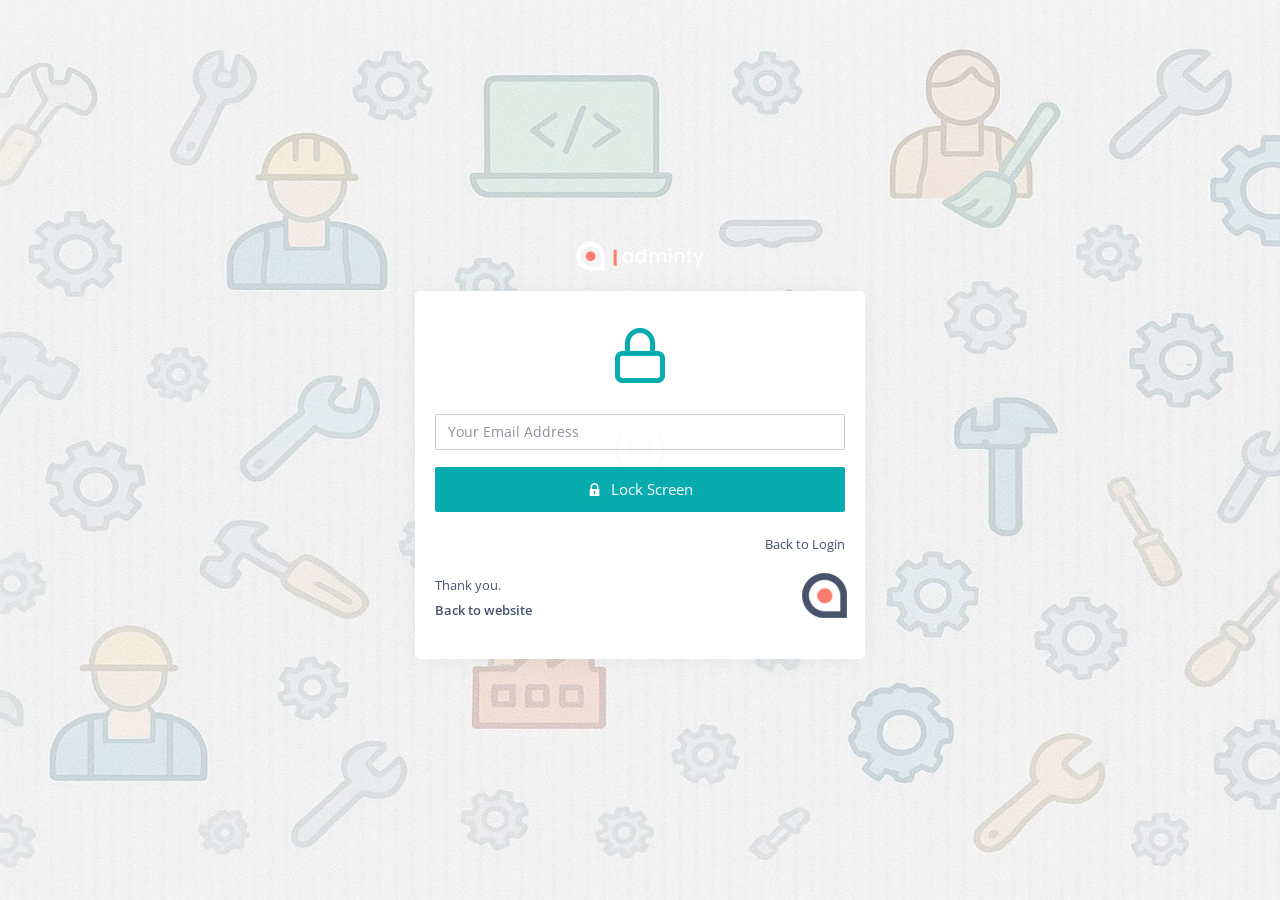
<file: AminrupAdmin/aminrup/_default/auth-lock-screen.htm>
﻿<!DOCTYPE html>
<html lang="en">
<head>
    <title>Adminty - Premium Admin Template by Colorlib </title>
    <!-- HTML5 Shim and Respond.js IE10 support of HTML5 elements and media queries -->
    <!-- WARNING: Respond.js doesn't work if you view the page via file:// -->
    <!--[if lt IE 10]>
      <script src="https://oss.maxcdn.com/libs/html5shiv/3.7.0/html5shiv.js"></script>
      <script src="https://oss.maxcdn.com/libs/respond.js/1.4.2/respond.min.js"></script>
      <![endif]-->
    <!-- Meta -->
    <meta charset="utf-8">
    <meta name="viewport" content="width=device-width, initial-scale=1.0, user-scalable=0, minimal-ui">
    <meta http-equiv="X-UA-Compatible" content="IE=edge">
    <meta name="description" content="#">
    <meta name="keywords" content="Admin , Responsive, Landing, Bootstrap, App, Template, Mobile, iOS, Android, apple, creative app">
    <meta name="author" content="#">
    <!-- Favicon icon -->
    <link rel="icon" href="..\files\assets\images\favicon.ico" type="image/x-icon">
    <!-- Google font-->
    <link href="https://fonts.googleapis.com/css?family=Open+Sans:400,600,800" rel="stylesheet">
    <!-- Required Fremwork -->
    <link rel="stylesheet" type="text/css" href="..\files\bower_components\bootstrap\css\bootstrap.min.css">
    <!-- themify-icons line icon -->
    <link rel="stylesheet" type="text/css" href="..\files\assets\icon\themify-icons\themify-icons.css">
    <link rel="stylesheet" type="text/css" href="..\files\assets\icon\feather\css\feather.css">
    <!-- ico font -->
    <link rel="stylesheet" type="text/css" href="..\files\assets\icon\icofont\css\icofont.css">
    <!-- Style.css -->
    <link rel="stylesheet" type="text/css" href="..\files\assets\css\style.css">
</head>
<body class="fix-menu">
    <!-- Pre-loader start -->
    <div class="theme-loader">
        <div class="ball-scale">
            <div class='contain'>
                <div class="ring"><div class="frame"></div></div>
                <div class="ring"><div class="frame"></div></div>
                <div class="ring"><div class="frame"></div></div>
                <div class="ring"><div class="frame"></div></div>
                <div class="ring"><div class="frame"></div></div>
                <div class="ring"><div class="frame"></div></div>
                <div class="ring"><div class="frame"></div></div>
                <div class="ring"><div class="frame"></div></div>
                <div class="ring"><div class="frame"></div></div>
                <div class="ring"><div class="frame"></div></div>
            </div>
        </div>
    </div>
    <!-- Pre-loader end -->

    <section class="login-block">
        <!-- Container-fluid starts -->
        <div class="container-fluid">
            <div class="row">
                <div class="col-sm-12">
                    <!-- Login card start -->
                    <form class="md-float-material form-material">
                        <div class="text-center">
                            <img src="..\files\assets\images\logo.png" alt="logo.png">
                        </div>
                        <div class="auth-box card">
                            <div class="card-block">
                                <div class="row">
                                    <div class="col-md-12">
                                        <h3 class="text-center"><i class="feather icon-lock text-primary f-60 p-t-15 p-b-20 d-block"></i></h3>
                                    </div>
                                </div>
                                <div class="form-group form-primary">
                                    <input type="text" name="email" class="form-control" required="" placeholder="Your Email Address">
                                    <span class="form-bar"></span>
                                </div>
                                <div class="row">
                                    <div class="col-md-12">
                                        <button type="button" class="btn btn-primary btn-md btn-block waves-effect text-center m-b-20"><i class="icofont icofont-lock"></i> Lock Screen </button>
                                    </div>
                                </div>
                                <p class="text-inverse text-right">Back to <a href="auth-normal-sign-in.htm">Login</a></p>
                                <div class="row">
                                    <div class="col-md-10">
                                        <p class="text-inverse text-left m-b-0">Thank you.</p>
                                        <p class="text-inverse text-left"><a href="index-1.htm"><b class="f-w-600">Back to website</b></a></p>
                                    </div>
                                    <div class="col-md-2">
                                        <img src="..\files\assets\images\auth\Logo-small-bottom.png" alt="small-logo.png">
                                    </div>
                                </div>
                            </div>
                        </div>
                    </form>
                    <!-- Login card end -->
                </div>
                <!-- end of col-sm-12 -->
            </div>
            <!-- end of row -->
        </div>
        <!-- end of container-fluid -->
    </section>
    <!-- Warning Section Starts -->
    <!-- Older IE warning message -->
    <!--[if lt IE 10]>
    <div class="ie-warning">
        <h1>Warning!!</h1>
        <p>You are using an outdated version of Internet Explorer, please upgrade <br/>to any of the following web browsers to access this website.</p>
        <div class="iew-container">
            <ul class="iew-download">
                <li>
                    <a href="http://www.google.com/chrome/">
                        <img src="../files/assets/images/browser/chrome.png" alt="Chrome">
                        <div>Chrome</div>
                    </a>
                </li>
                <li>
                    <a href="https://www.mozilla.org/en-US/firefox/new/">
                        <img src="../files/assets/images/browser/firefox.png" alt="Firefox">
                        <div>Firefox</div>
                    </a>
                </li>
                <li>
                    <a href="http://www.opera.com">
                        <img src="../files/assets/images/browser/opera.png" alt="Opera">
                        <div>Opera</div>
                    </a>
                </li>
                <li>
                    <a href="https://www.apple.com/safari/">
                        <img src="../files/assets/images/browser/safari.png" alt="Safari">
                        <div>Safari</div>
                    </a>
                </li>
                <li>
                    <a href="http://windows.microsoft.com/en-us/internet-explorer/download-ie">
                        <img src="../files/assets/images/browser/ie.png" alt="">
                        <div>IE (9 & above)</div>
                    </a>
                </li>
            </ul>
        </div>
        <p>Sorry for the inconvenience!</p>
    </div>
    <![endif]-->
    <!-- Warning Section Ends -->
    <!-- Required Jquery -->
    <script type="text/javascript" src="..\files\bower_components\jquery\js\jquery.min.js"></script>
    <script type="text/javascript" src="..\files\bower_components\jquery-ui\js\jquery-ui.min.js"></script>
    <script type="text/javascript" src="..\files\bower_components\popper.js\js\popper.min.js"></script>
    <script type="text/javascript" src="..\files\bower_components\bootstrap\js\bootstrap.min.js"></script>
    <!-- jquery slimscroll js -->
    <script type="text/javascript" src="..\files\bower_components\jquery-slimscroll\js\jquery.slimscroll.js"></script>
    <!-- modernizr js -->
    <script type="text/javascript" src="..\files\bower_components\modernizr\js\modernizr.js"></script>
    <script type="text/javascript" src="..\files\bower_components\modernizr\js\css-scrollbars.js"></script>
    <!-- i18next.min.js -->
    <script type="text/javascript" src="..\files\bower_components\i18next\js\i18next.min.js"></script>
    <script type="text/javascript" src="..\files\bower_components\i18next-xhr-backend\js\i18nextXHRBackend.min.js"></script>
    <script type="text/javascript" src="..\files\bower_components\i18next-browser-languagedetector\js\i18nextBrowserLanguageDetector.min.js"></script>
    <script type="text/javascript" src="..\files\bower_components\jquery-i18next\js\jquery-i18next.min.js"></script>
    <!--Color Script Common-->
    <script type="text/javascript" src="..\files\assets\js\common-pages.js"></script>

    <!-- Global site tag (gtag.js) - Google Analytics -->
    <script async="" src="https://www.googletagmanager.com/gtag/js?id=UA-23581568-13"></script>
    <script>
        window.dataLayer = window.dataLayer || [];
        function gtag() { dataLayer.push(arguments); }
        gtag('js', new Date());

        gtag('config', 'UA-23581568-13');
    </script>
</body>
</html>
</file>
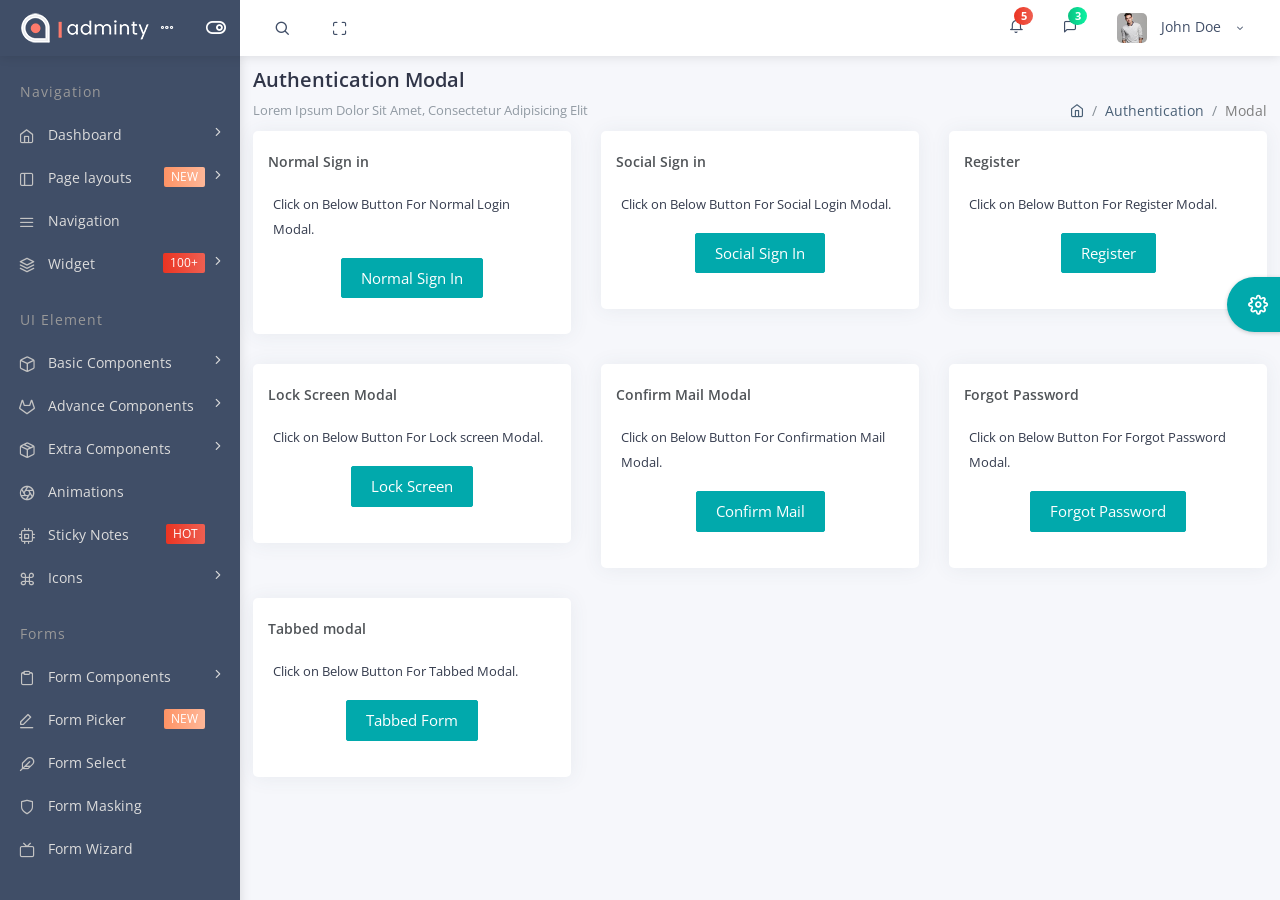
<file: AminrupAdmin/aminrup/_default/auth-modal.htm>
﻿<!DOCTYPE html>
<html lang="en">

<head>
    <title>Adminty - Premium Admin Template by Colorlib </title>
    <!-- HTML5 Shim and Respond.js IE10 support of HTML5 elements and media queries -->
    <!-- WARNING: Respond.js doesn't work if you view the page via file:// -->
    <!--[if lt IE 10]>
      <script src="https://oss.maxcdn.com/libs/html5shiv/3.7.0/html5shiv.js"></script>
      <script src="https://oss.maxcdn.com/libs/respond.js/1.4.2/respond.min.js"></script>
      <![endif]-->
    <!-- Meta -->
    <meta charset="utf-8">
    <meta name="viewport" content="width=device-width, initial-scale=1.0, user-scalable=0, minimal-ui">
    <meta http-equiv="X-UA-Compatible" content="IE=edge">
    <meta name="description" content="#">
    <meta name="keywords" content="Admin , Responsive, Landing, Bootstrap, App, Template, Mobile, iOS, Android, apple, creative app">
    <meta name="author" content="#">
    <!-- Favicon icon -->
    <link rel="icon" href="..\files\assets\images\favicon.ico" type="image/x-icon">
    <!-- Google font--><link href="https://fonts.googleapis.com/css?family=Open+Sans:400,600,800" rel="stylesheet">
    <!-- Required Fremwork -->
    <link rel="stylesheet" type="text/css" href="..\files\bower_components\bootstrap\css\bootstrap.min.css">
    <!-- themify-icons line icon -->
    <link rel="stylesheet" type="text/css" href="..\files\assets\icon\themify-icons\themify-icons.css">
    <!-- ico font -->
    <link rel="stylesheet" type="text/css" href="..\files\assets\icon\icofont\css\icofont.css">
    <!-- feather Awesome -->
    <link rel="stylesheet" type="text/css" href="..\files\assets\icon\feather\css\feather.css">
    <!-- Style.css -->
    <link rel="stylesheet" type="text/css" href="..\files\assets\css\style.css">
    <link rel="stylesheet" type="text/css" href="..\files\assets\css\linearicons.css">

    <link rel="stylesheet" type="text/css" href="..\files\assets\css\jquery.mCustomScrollbar.css">
</head>

<body>
<!-- Pre-loader start -->
<div class="theme-loader">
    <div class="ball-scale">
        <div class='contain'>
            <div class="ring">
                <div class="frame"></div>
            </div>
            <div class="ring">
                <div class="frame"></div>
            </div>
            <div class="ring">
                <div class="frame"></div>
            </div>
            <div class="ring">
                <div class="frame"></div>
            </div>
            <div class="ring">
                <div class="frame"></div>
            </div>
            <div class="ring">
                <div class="frame"></div>
            </div>
            <div class="ring">
                <div class="frame"></div>
            </div>
            <div class="ring">
                <div class="frame"></div>
            </div>
            <div class="ring">
                <div class="frame"></div>
            </div>
            <div class="ring">
                <div class="frame"></div>
            </div>
        </div>
    </div>
</div>
<!-- Pre-loader end -->
<div id="pcoded" class="pcoded">
    <div class="pcoded-overlay-box"></div>
    <div class="pcoded-container navbar-wrapper">

        <nav class="navbar header-navbar pcoded-header">
            <div class="navbar-wrapper">

                <div class="navbar-logo">
                    <a class="mobile-menu" id="mobile-collapse" href="#!">
                        <i class="feather icon-menu"></i>
                    </a>
                    <a href="index-1.htm">
                        <img class="img-fluid" src="..\files\assets\images\logo.png" alt="Theme-Logo">
                    </a>
                    <a class="mobile-options">
                        <i class="feather icon-more-horizontal"></i>
                    </a>
                </div>

                <div class="navbar-container container-fluid">
                    <ul class="nav-left">
                        <li class="header-search">
                            <div class="main-search morphsearch-search">
                                <div class="input-group">
                                    <span class="input-group-addon search-close"><i class="feather icon-x"></i></span>
                                    <input type="text" class="form-control">
                                    <span class="input-group-addon search-btn"><i class="feather icon-search"></i></span>
                                </div>
                            </div>
                        </li>
                        <li>
                            <a href="#!" onclick="javascript:toggleFullScreen()">
                                <i class="feather icon-maximize full-screen"></i>
                            </a>
                        </li>
                    </ul>
                    <ul class="nav-right">
                        <li class="header-notification">
                            <div class="dropdown-primary dropdown">
                                <div class="dropdown-toggle" data-toggle="dropdown">
                                    <i class="feather icon-bell"></i>
                                    <span class="badge bg-c-pink">5</span>
                                </div>
                                <ul class="show-notification notification-view dropdown-menu" data-dropdown-in="fadeIn" data-dropdown-out="fadeOut">
                                    <li>
                                        <h6>Notifications</h6>
                                        <label class="label label-danger">New</label>
                                    </li>
                                    <li>
                                        <div class="media">
                                            <img class="d-flex align-self-center img-radius" src="..\files\assets\images\avatar-4.jpg" alt="Generic placeholder image">
                                            <div class="media-body">
                                                <h5 class="notification-user">John Doe</h5>
                                                <p class="notification-msg">Lorem ipsum dolor sit amet, consectetuer elit.</p>
                                                <span class="notification-time">30 minutes ago</span>
                                            </div>
                                        </div>
                                    </li>
                                    <li>
                                        <div class="media">
                                            <img class="d-flex align-self-center img-radius" src="..\files\assets\images\avatar-3.jpg" alt="Generic placeholder image">
                                            <div class="media-body">
                                                <h5 class="notification-user">Joseph William</h5>
                                                <p class="notification-msg">Lorem ipsum dolor sit amet, consectetuer elit.</p>
                                                <span class="notification-time">30 minutes ago</span>
                                            </div>
                                        </div>
                                    </li>
                                    <li>
                                        <div class="media">
                                            <img class="d-flex align-self-center img-radius" src="..\files\assets\images\avatar-4.jpg" alt="Generic placeholder image">
                                            <div class="media-body">
                                                <h5 class="notification-user">Sara Soudein</h5>
                                                <p class="notification-msg">Lorem ipsum dolor sit amet, consectetuer elit.</p>
                                                <span class="notification-time">30 minutes ago</span>
                                            </div>
                                        </div>
                                    </li>
                                </ul>
                            </div>
                        </li>
                        <li class="header-notification">
                            <div class="dropdown-primary dropdown">
                                <div class="displayChatbox dropdown-toggle" data-toggle="dropdown">
                                    <i class="feather icon-message-square"></i>
                                    <span class="badge bg-c-green">3</span>
                                </div>
                            </div>
                        </li>
                        <li class="user-profile header-notification">
                            <div class="dropdown-primary dropdown">
                                <div class="dropdown-toggle" data-toggle="dropdown">
                                    <img src="..\files\assets\images\avatar-4.jpg" class="img-radius" alt="User-Profile-Image">
                                    <span>John Doe</span>
                                    <i class="feather icon-chevron-down"></i>
                                </div>
                                <ul class="show-notification profile-notification dropdown-menu" data-dropdown-in="fadeIn" data-dropdown-out="fadeOut">
                                    <li>
                                        <a href="#!">
                                            <i class="feather icon-settings"></i> Settings
                                        </a>
                                    </li>
                                    <li>
                                        <a href="user-profile.htm">
                                            <i class="feather icon-user"></i> Profile
                                        </a>
                                    </li>
                                    <li>
                                        <a href="email-inbox.htm">
                                            <i class="feather icon-mail"></i> My Messages
                                        </a>
                                    </li>
                                    <li>
                                        <a href="auth-lock-screen.htm">
                                            <i class="feather icon-lock"></i> Lock Screen
                                        </a>
                                    </li>
                                    <li>
                                        <a href="auth-normal-sign-in.htm">
                                            <i class="feather icon-log-out"></i> Logout
                                        </a>
                                    </li>
                                </ul>

                            </div>
                        </li>
                    </ul>
                </div>
            </div>
        </nav>

        <!-- Sidebar chat start -->
        <div id="sidebar" class="users p-chat-user showChat">
            <div class="had-container">
                <div class="card card_main p-fixed users-main">
                    <div class="user-box">
                        <div class="chat-inner-header">
                            <div class="back_chatBox">
                                <div class="right-icon-control">
                                    <input type="text" class="form-control  search-text" placeholder="Search Friend" id="search-friends">
                                    <div class="form-icon">
                                        <i class="icofont icofont-search"></i>
                                    </div>
                                </div>
                            </div>
                        </div>
                        <div class="main-friend-list">
                            <div class="media userlist-box" data-id="1" data-status="online" data-username="Josephin Doe" data-toggle="tooltip" data-placement="left" title="Josephin Doe">
                                <a class="media-left" href="#!">
                                    <img class="media-object img-radius img-radius" src="..\files\assets\images\avatar-3.jpg" alt="Generic placeholder image ">
                                    <div class="live-status bg-success"></div>
                                </a>
                                <div class="media-body">
                                    <div class="f-13 chat-header">Josephin Doe</div>
                                </div>
                            </div>
                            <div class="media userlist-box" data-id="2" data-status="online" data-username="Lary Doe" data-toggle="tooltip" data-placement="left" title="Lary Doe">
                                <a class="media-left" href="#!">
                                    <img class="media-object img-radius" src="..\files\assets\images\avatar-2.jpg" alt="Generic placeholder image">
                                    <div class="live-status bg-success"></div>
                                </a>
                                <div class="media-body">
                                    <div class="f-13 chat-header">Lary Doe</div>
                                </div>
                            </div>
                            <div class="media userlist-box" data-id="3" data-status="online" data-username="Alice" data-toggle="tooltip" data-placement="left" title="Alice">
                                <a class="media-left" href="#!">
                                    <img class="media-object img-radius" src="..\files\assets\images\avatar-4.jpg" alt="Generic placeholder image">
                                    <div class="live-status bg-success"></div>
                                </a>
                                <div class="media-body">
                                    <div class="f-13 chat-header">Alice</div>
                                </div>
                            </div>
                            <div class="media userlist-box" data-id="4" data-status="online" data-username="Alia" data-toggle="tooltip" data-placement="left" title="Alia">
                                <a class="media-left" href="#!">
                                    <img class="media-object img-radius" src="..\files\assets\images\avatar-3.jpg" alt="Generic placeholder image">
                                    <div class="live-status bg-success"></div>
                                </a>
                                <div class="media-body">
                                    <div class="f-13 chat-header">Alia</div>
                                </div>
                            </div>
                            <div class="media userlist-box" data-id="5" data-status="online" data-username="Suzen" data-toggle="tooltip" data-placement="left" title="Suzen">
                                <a class="media-left" href="#!">
                                    <img class="media-object img-radius" src="..\files\assets\images\avatar-2.jpg" alt="Generic placeholder image">
                                    <div class="live-status bg-success"></div>
                                </a>
                                <div class="media-body">
                                    <div class="f-13 chat-header">Suzen</div>
                                </div>
                            </div>
                        </div>
                    </div>
                </div>
            </div>
        </div>
        <!-- Sidebar inner chat start-->
        <div class="showChat_inner">
            <div class="media chat-inner-header">
                <a class="back_chatBox">
                    <i class="feather icon-chevron-left"></i> Josephin Doe
                </a>
            </div>
            <div class="media chat-messages">
                <a class="media-left photo-table" href="#!">
                    <img class="media-object img-radius img-radius m-t-5" src="..\files\assets\images\avatar-3.jpg" alt="Generic placeholder image">
                </a>
                <div class="media-body chat-menu-content">
                    <div class="">
                        <p class="chat-cont">I'm just looking around. Will you tell me something about yourself?</p>
                        <p class="chat-time">8:20 a.m.</p>
                    </div>
                </div>
            </div>
            <div class="media chat-messages">
                <div class="media-body chat-menu-reply">
                    <div class="">
                        <p class="chat-cont">I'm just looking around. Will you tell me something about yourself?</p>
                        <p class="chat-time">8:20 a.m.</p>
                    </div>
                </div>
                <div class="media-right photo-table">
                    <a href="#!">
                        <img class="media-object img-radius img-radius m-t-5" src="..\files\assets\images\avatar-4.jpg" alt="Generic placeholder image">
                    </a>
                </div>
            </div>
            <div class="chat-reply-box p-b-20">
                <div class="right-icon-control">
                    <input type="text" class="form-control search-text" placeholder="Share Your Thoughts">
                    <div class="form-icon">
                        <i class="feather icon-navigation"></i>
                    </div>
                </div>
            </div>
        </div>
        <!-- Sidebar inner chat end-->
        <div class="pcoded-main-container">
            <div class="pcoded-wrapper">
                <nav class="pcoded-navbar">
                    <div class="pcoded-inner-navbar main-menu">
                        <div class="pcoded-navigatio-lavel">Navigation</div>
                        <ul class="pcoded-item pcoded-left-item">
                            <li class="pcoded-hasmenu">
                                <a href="javascript:void(0)">
                                    <span class="pcoded-micon"><i class="feather icon-home"></i></span>
                                    <span class="pcoded-mtext">Dashboard</span>
                                </a>
                                <ul class="pcoded-submenu">
                                    <li class="">
                                        <a href="index-1.htm">
                                            <span class="pcoded-mtext">Default</span>
                                        </a>
                                    </li>
                                    <li class="">
                                        <a href="dashboard-crm.htm">
                                            <span class="pcoded-mtext">CRM</span>
                                        </a>
                                    </li>
                                    <li class=" ">
                                        <a href="dashboard-analytics.htm">
                                            <span class="pcoded-mtext">Analytics</span>
                                            <span class="pcoded-badge label label-info ">NEW</span>
                                        </a>
                                    </li>
                                </ul>
                            </li>
                            <li class="pcoded-hasmenu">
                                <a href="javascript:void(0)">
                                    <span class="pcoded-micon"><i class="feather icon-sidebar"></i></span>
                                    <span class="pcoded-mtext">Page layouts</span>
                                    <span class="pcoded-badge label label-warning">NEW</span>
                                </a>
                                <ul class="pcoded-submenu">
                                    <li class=" pcoded-hasmenu">
                                        <a href="javascript:void(0)">
                                            <span class="pcoded-mtext">Vertical</span>
                                        </a>
                                        <ul class="pcoded-submenu">
                                            <li class=" ">
                                                <a href="menu-static.htm">
                                                    <span class="pcoded-mtext">Static Layout</span>
                                                </a>
                                            </li>
                                            <li class=" ">
                                                <a href="menu-header-fixed.htm">
                                                    <span class="pcoded-mtext">Header Fixed</span>
                                                </a>
                                            </li>
                                            <li class=" ">
                                                <a href="menu-compact.htm">
                                                    <span class="pcoded-mtext">Compact</span>
                                                </a>
                                            </li>
                                            <li class=" ">
                                                <a href="menu-sidebar.htm">
                                                    <span class="pcoded-mtext">Sidebar Fixed</span>
                                                </a>
                                            </li>

                                        </ul>
                                    </li>
                                    <li class=" pcoded-hasmenu">
                                        <a href="javascript:void(0)">
                                            <span class="pcoded-mtext">Horizontal</span>
                                        </a>
                                        <ul class="pcoded-submenu">
                                            <li class=" ">
                                                <a href="menu-horizontal-static.htm" target="_blank">
                                                    <span class="pcoded-mtext">Static Layout</span>
                                                </a>
                                            </li>
                                            <li class=" ">
                                                <a href="menu-horizontal-fixed.htm" target="_blank">
                                                    <span class="pcoded-mtext">Fixed layout</span>
                                                </a>
                                            </li>
                                            <li class=" ">
                                                <a href="menu-horizontal-icon.htm" target="_blank">
                                                    <span class="pcoded-mtext">Static With Icon</span>
                                                </a>
                                            </li>
                                            <li class=" ">
                                                <a href="menu-horizontal-icon-fixed.htm" target="_blank">
                                                    <span class="pcoded-mtext">Fixed With Icon</span>
                                                </a>
                                            </li>
                                        </ul>
                                    </li>
                                    <li class=" ">
                                        <a href="menu-bottom.htm">
                                            <span class="pcoded-mtext">Bottom Menu</span>
                                        </a>
                                    </li>
                                    <li class=" ">
                                        <a href="box-layout.htm" target="_blank">
                                            <span class="pcoded-mtext">Box Layout</span>
                                        </a>
                                    </li>
                                    <li class=" ">
                                        <a href="menu-rtl.htm" target="_blank">
                                            <span class="pcoded-mtext">RTL</span>
                                        </a>
                                    </li>
                                </ul>
                            </li>
                            <li class="">
                                <a href="navbar-light.htm">
                                    <span class="pcoded-micon"><i class="feather icon-menu"></i></span>
                                    <span class="pcoded-mtext">Navigation</span>
                                </a>
                            </li>
                            <li class="pcoded-hasmenu">
                                <a href="javascript:void(0)">
                                    <span class="pcoded-micon"><i class="feather icon-layers"></i></span>
                                    <span class="pcoded-mtext">Widget</span>
                                    <span class="pcoded-badge label label-danger">100+</span>
                                </a>
                                <ul class="pcoded-submenu">
                                    <li class="">
                                        <a href="widget-statistic.htm">
                                            <span class="pcoded-mtext">Statistic</span>
                                        </a>
                                    </li>
                                    <li class=" ">
                                        <a href="widget-data.htm">
                                            <span class="pcoded-mtext">Data</span>
                                        </a>
                                    </li>
                                    <li class="">
                                        <a href="widget-chart.htm">
                                            <span class="pcoded-mtext">Chart Widget</span>
                                        </a>
                                    </li>

                                </ul>
                            </li>
                        </ul>
                        <div class="pcoded-navigatio-lavel">UI Element</div>
                        <ul class="pcoded-item pcoded-left-item">
                            <li class="pcoded-hasmenu">
                                <a href="javascript:void(0)">
                                    <span class="pcoded-micon"><i class="feather icon-box"></i></span>
                                    <span class="pcoded-mtext">Basic Components</span>
                                </a>
                                <ul class="pcoded-submenu">
                                    <li class=" ">
                                        <a href="alert.htm">
                                            <span class="pcoded-mtext">Alert</span>
                                        </a>
                                    </li>
                                    <li class=" ">
                                        <a href="breadcrumb.htm">
                                            <span class="pcoded-mtext">Breadcrumbs</span>
                                        </a>
                                    </li>
                                    <li class=" ">
                                        <a href="button.htm">
                                            <span class="pcoded-mtext">Button</span>
                                        </a>
                                    </li>
                                    <li class=" ">
                                        <a href="box-shadow.htm">
                                            <span class="pcoded-mtext">Box-Shadow</span>
                                        </a>
                                    </li>
                                    <li class=" ">
                                        <a href="accordion.htm">
                                            <span class="pcoded-mtext">Accordion</span>
                                        </a>
                                    </li>
                                    <li class=" ">
                                        <a href="generic-class.htm">
                                            <span class="pcoded-mtext">Generic Class</span>
                                        </a>
                                    </li>
                                    <li class=" ">
                                        <a href="tabs.htm">
                                            <span class="pcoded-mtext">Tabs</span>
                                        </a>
                                    </li>
                                    <li class=" ">
                                        <a href="color.htm">
                                            <span class="pcoded-mtext">Color</span>
                                        </a>
                                    </li>
                                    <li class=" ">
                                        <a href="label-badge.htm">
                                            <span class="pcoded-mtext">Label Badge</span>
                                        </a>
                                    </li>
                                    <li class=" ">
                                        <a href="progress-bar.htm">
                                            <span class="pcoded-mtext">Progress Bar</span>
                                        </a>
                                    </li>
                                    <li class=" ">
                                        <a href="preloader.htm">
                                            <span class="pcoded-mtext">Pre-Loader</span>
                                        </a>
                                    </li>
                                    <li class=" ">
                                        <a href="list.htm">
                                            <span class="pcoded-mtext">List</span>
                                        </a>
                                    </li>
                                    <li class=" ">
                                        <a href="tooltip.htm">
                                            <span class="pcoded-mtext">Tooltip And Popover</span>
                                        </a>
                                    </li>
                                    <li class=" ">
                                        <a href="typography.htm">
                                            <span class="pcoded-mtext">Typography</span>
                                        </a>
                                    </li>
                                    <li class=" ">
                                        <a href="other.htm">
                                            <span class="pcoded-mtext">Other</span>
                                        </a>
                                    </li>
                                </ul>
                            </li>
                            <li class="pcoded-hasmenu">
                                <a href="javascript:void(0)">
                                    <span class="pcoded-micon"><i class="feather icon-gitlab"></i></span>
                                    <span class="pcoded-mtext">Advance Components</span>
                                </a>
                                <ul class="pcoded-submenu">
                                    <li class=" ">
                                        <a href="draggable.htm">
                                            <span class="pcoded-mtext">Draggable</span>
                                        </a>
                                    </li>
                                    <li class=" ">
                                        <a href="bs-grid.htm">
                                            <span class="pcoded-mtext">Grid Stack</span>
                                        </a>
                                    </li>
                                    <li class=" ">
                                        <a href="light-box.htm">
                                            <span class="pcoded-mtext">Light Box</span>
                                        </a>
                                    </li>
                                    <li class=" ">
                                        <a href="modal.htm">
                                            <span class="pcoded-mtext">Modal</span>
                                        </a>
                                    </li>
                                    <li class=" ">
                                        <a href="notification.htm">
                                            <span class="pcoded-mtext">Notifications</span>
                                        </a>
                                    </li>
                                    <li class=" ">
                                        <a href="notify.htm">
                                            <span class="pcoded-mtext">PNOTIFY</span>
                                            <span class="pcoded-badge label label-info">NEW</span>
                                        </a>
                                    </li>
                                    <li class=" ">
                                        <a href="rating.htm">
                                            <span class="pcoded-mtext">Rating</span>
                                        </a>
                                    </li>
                                    <li class=" ">
                                        <a href="range-slider.htm">
                                            <span class="pcoded-mtext">Range Slider</span>
                                        </a>
                                    </li>
                                    <li class=" ">
                                        <a href="slider.htm">
                                            <span class="pcoded-mtext">Slider</span>
                                        </a>
                                    </li>
                                    <li class=" ">
                                        <a href="syntax-highlighter.htm">
                                            <span class="pcoded-mtext">Syntax Highlighter</span>
                                        </a>
                                    </li>
                                    <li class=" ">
                                        <a href="tour.htm">
                                            <span class="pcoded-mtext">Tour</span>
                                        </a>
                                    </li>
                                    <li class=" ">
                                        <a href="treeview.htm">
                                            <span class="pcoded-mtext">Tree View</span>
                                        </a>
                                    </li>
                                    <li class=" ">
                                        <a href="nestable.htm">
                                            <span class="pcoded-mtext">Nestable</span>
                                        </a>
                                    </li>
                                    <li class=" ">
                                        <a href="toolbar.htm">
                                            <span class="pcoded-mtext">Toolbar</span>
                                        </a>
                                    </li>
                                    <li class=" ">
                                        <a href="x-editable.htm">
                                            <span class="pcoded-mtext">X-Editable</span>
                                        </a>
                                    </li>
                                </ul>
                            </li>
                            <li class="pcoded-hasmenu">
                                <a href="javascript:void(0)">
                                    <span class="pcoded-micon"><i class="feather icon-package"></i></span>
                                    <span class="pcoded-mtext">Extra Components</span>
                                </a>
                                <ul class="pcoded-submenu">
                                    <li class=" ">
                                        <a href="session-timeout.htm">
                                            <span class="pcoded-mtext">Session Timeout</span>
                                        </a>
                                    </li>
                                    <li class=" ">
                                        <a href="session-idle-timeout.htm">
                                            <span class="pcoded-mtext">Session Idle Timeout</span>
                                        </a>
                                    </li>
                                    <li class=" ">
                                        <a href="offline.htm">
                                            <span class="pcoded-mtext">Offline</span>
                                        </a>
                                    </li>

                                </ul>
                            </li>
                            <li class=" ">
                                <a href="animation.htm">
                                    <span class="pcoded-micon"><i class="feather icon-aperture rotate-refresh"></i><b>A</b></span>
                                    <span class="pcoded-mtext">Animations</span>
                                </a>
                            </li>
                            <li class=" ">
                                <a href="sticky.htm">
                                    <span class="pcoded-micon"><i class="feather icon-cpu"></i></span>
                                    <span class="pcoded-mtext">Sticky Notes</span>
                                    <span class="pcoded-badge label label-danger">HOT</span>
                                </a>
                            </li>
                            <li class="pcoded-hasmenu">
                                <a href="javascript:void(0)">
                                    <span class="pcoded-micon"><i class="feather icon-command"></i></span>
                                    <span class="pcoded-mtext">Icons</span>
                                </a>
                                <ul class="pcoded-submenu">
                                    <li class=" ">
                                        <a href="icon-font-awesome.htm">
                                            <span class="pcoded-mtext">Font Awesome</span>
                                        </a>
                                    </li>
                                    <li class=" ">
                                        <a href="icon-themify.htm">
                                            <span class="pcoded-mtext">Themify</span>
                                        </a>
                                    </li>
                                    <li class=" ">
                                        <a href="icon-simple-line.htm">
                                            <span class="pcoded-mtext">Simple Line Icon</span>
                                        </a>
                                    </li>
                                    <li class=" ">
                                        <a href="icon-ion.htm">
                                            <span class="pcoded-mtext">Ion Icon</span>
                                        </a>
                                    </li>
                                    <li class=" ">
                                        <a href="icon-material-design.htm">
                                            <span class="pcoded-mtext">Material Design</span>
                                        </a>
                                    </li>
                                    <li class=" ">
                                        <a href="icon-icofonts.htm">
                                            <span class="pcoded-mtext">Ico Fonts</span>
                                        </a>
                                    </li>
                                    <li class=" ">
                                        <a href="icon-weather.htm">
                                            <span class="pcoded-mtext">Weather Icon</span>
                                        </a>
                                    </li>
                                    <li class=" ">
                                        <a href="icon-typicons.htm">
                                            <span class="pcoded-mtext">Typicons</span>
                                        </a>
                                    </li>
                                    <li class=" ">
                                        <a href="icon-flags.htm">
                                            <span class="pcoded-mtext">Flags</span>
                                        </a>
                                    </li>
                                </ul>
                            </li>
                        </ul>
                        <div class="pcoded-navigatio-lavel">Forms</div>
                        <ul class="pcoded-item pcoded-left-item">
                            <li class="pcoded-hasmenu">
                                <a href="javascript:void(0)">
                                    <span class="pcoded-micon"><i class="feather icon-clipboard"></i></span>
                                    <span class="pcoded-mtext">Form Components</span>
                                </a>
                                <ul class="pcoded-submenu">
                                    <li class=" ">
                                        <a href="form-elements-component.htm">
                                            <span class="pcoded-mtext">Form Components</span>
                                        </a>
                                    </li>
                                    <li class=" ">
                                        <a href="form-elements-add-on.htm">
                                            <span class="pcoded-mtext">Form-Elements-Add-On</span>
                                        </a>
                                    </li>
                                    <li class=" ">
                                        <a href="form-elements-advance.htm">
                                            <span class="pcoded-mtext">Form-Elements-Advance</span>
                                        </a>
                                    </li>
                                    <li class=" ">
                                        <a href="form-validation.htm">
                                            <span class="pcoded-mtext">Form Validation</span>
                                        </a>
                                    </li>
                                </ul>
                            </li>
                            <li class=" ">
                                <a href="form-picker.htm">
                                    <span class="pcoded-micon"><i class="feather icon-edit-1"></i></span>
                                    <span class="pcoded-mtext">Form Picker</span>
                                    <span class="pcoded-badge label label-warning">NEW</span>
                                </a>
                            </li>
                            <li class=" ">
                                <a href="form-select.htm">
                                    <span class="pcoded-micon"><i class="feather icon-feather"></i></span>
                                    <span class="pcoded-mtext">Form Select</span>
                                </a>
                            </li>
                            <li class=" ">
                                <a href="form-masking.htm">
                                    <span class="pcoded-micon"><i class="feather icon-shield"></i></span>
                                    <span class="pcoded-mtext">Form Masking</span>
                                </a>
                            </li>
                            <li class=" ">
                                <a href="form-wizard.htm">
                                    <span class="pcoded-micon"><i class="feather icon-tv"></i></span>
                                    <span class="pcoded-mtext">Form Wizard</span>
                                </a>
                            </li>
                            <li class="pcoded-hasmenu">
                                <a href="javascript:void(0)">
                                    <span class="pcoded-micon"><i class="feather icon-book"></i></span>
                                    <span class="pcoded-mtext">Ready To Use</span>
                                    <span class="pcoded-badge label label-danger">HOT</span>
                                </a>
                                <ul class="pcoded-submenu">
                                    <li class=" ">
                                        <a href="ready-cloned-elements-form.htm">
                                            <span class="pcoded-mtext">Cloned Elements Form</span>
                                        </a>
                                    </li>
                                    <li class=" ">
                                        <a href="ready-currency-form.htm">
                                            <span class="pcoded-mtext">Currency Form</span>
                                        </a>
                                    </li>
                                    <li class=" ">
                                        <a href="ready-form-booking.htm">
                                            <span class="pcoded-mtext">Booking Form</span>
                                        </a>
                                    </li>
                                    <li class=" ">
                                        <a href="ready-form-booking-multi-steps.htm">
                                            <span class="pcoded-mtext">Booking Multi Steps Form</span>
                                        </a>
                                    </li>
                                    <li class=" ">
                                        <a href="ready-form-comment.htm">
                                            <span class="pcoded-mtext">Comment Form</span>
                                        </a>
                                    </li>
                                    <li class=" ">
                                        <a href="ready-form-contact.htm">
                                            <span class="pcoded-mtext">Contact Form</span>
                                        </a>
                                    </li>
                                    <li class=" ">
                                        <a href="ready-job-application-form.htm">
                                            <span class="pcoded-mtext">Job Application Form</span>
                                        </a>
                                    </li>
                                    <li class=" ">
                                        <a href="ready-js-addition-form.htm">
                                            <span class="pcoded-mtext">JS Addition Form</span>
                                        </a>
                                    </li>
                                    <li class=" ">
                                        <a href="ready-login-form.htm">
                                            <span class="pcoded-mtext">Login Form</span>
                                        </a>
                                    </li>
                                    <li class=" ">
                                        <a href="ready-popup-modal-form.htm" target="_blank">
                                            <span class="pcoded-mtext">Popup Modal Form</span>
                                        </a>
                                    </li>
                                    <li class=" ">
                                        <a href="ready-registration-form.htm">
                                            <span class="pcoded-mtext">Registration Form</span>
                                        </a>
                                    </li>
                                    <li class=" ">
                                        <a href="ready-review-form.htm">
                                            <span class="pcoded-mtext">Review Form</span>
                                        </a>
                                    </li>
                                    <li class=" ">
                                        <a href="ready-subscribe-form.htm">
                                            <span class="pcoded-mtext">Subscribe Form</span>
                                        </a>
                                    </li>
                                    <li class=" ">
                                        <a href="ready-suggestion-form.htm">
                                            <span class="pcoded-mtext">Suggestion Form</span>
                                        </a>
                                    </li>
                                    <li class=" ">
                                        <a href="ready-tabs-form.htm">
                                            <span class="pcoded-mtext">Tabs Form</span>
                                        </a>
                                    </li>
                                </ul>
                            </li>
                        </ul>
                        <div class="pcoded-navigatio-lavel">Tables</div>
                        <ul class="pcoded-item pcoded-left-item">
                            <li class="pcoded-hasmenu">
                                <a href="javascript:void(0)">
                                    <span class="pcoded-micon"><i class="feather icon-credit-card"></i></span>
                                    <span class="pcoded-mtext">Bootstrap Table</span>
                                </a>
                                <ul class="pcoded-submenu">
                                    <li class=" ">
                                        <a href="bs-basic-table.htm">
                                            <span class="pcoded-mtext">Basic Table</span>
                                        </a>
                                    </li>
                                    <li class=" ">
                                        <a href="bs-table-sizing.htm">
                                            <span class="pcoded-mtext">Sizing Table</span>
                                        </a>
                                    </li>
                                    <li class=" ">
                                        <a href="bs-table-border.htm">
                                            <span class="pcoded-mtext">Border Table</span>
                                        </a>
                                    </li>
                                    <li class=" ">
                                        <a href="bs-table-styling.htm">
                                            <span class="pcoded-mtext">Styling Table</span>
                                        </a>
                                    </li>
                                </ul>
                            </li>
                            <li class="pcoded-hasmenu">
                                <a href="javascript:void(0)">
                                    <span class="pcoded-micon"><i class="feather icon-inbox"></i></span>
                                    <span class="pcoded-mtext">Data Table</span>
                                    <span class="pcoded-mcaret"></span>
                                </a>
                                <ul class="pcoded-submenu">
                                    <li class=" ">
                                        <a href="dt-basic.htm">
                                            <span class="pcoded-mtext">Basic Initialization</span>
                                        </a>
                                    </li>
                                    <li class=" ">
                                        <a href="dt-advance.htm">
                                            <span class="pcoded-mtext">Advance Initialization</span>
                                        </a>
                                    </li>
                                    <li class=" ">
                                        <a href="dt-styling.htm">
                                            <span class="pcoded-mtext">Styling</span>
                                        </a>
                                    </li>
                                    <li class=" ">
                                        <a href="dt-api.htm">
                                            <span class="pcoded-mtext">API</span>
                                        </a>
                                    </li>
                                    <li class=" ">
                                        <a href="dt-ajax.htm">
                                            <span class="pcoded-mtext">Ajax</span>
                                        </a>
                                    </li>
                                    <li class=" ">
                                        <a href="dt-server-side.htm">
                                            <span class="pcoded-mtext">Server Side</span>
                                        </a>
                                    </li>
                                    <li class=" ">
                                        <a href="dt-plugin.htm">
                                            <span class="pcoded-mtext">Plug-In</span>
                                        </a>
                                    </li>
                                    <li class=" ">
                                        <a href="dt-data-sources.htm">
                                            <span class="pcoded-mtext">Data Sources</span>
                                        </a>
                                    </li>

                                </ul>
                            </li>
                            <li class="pcoded-hasmenu">
                                <a href="javascript:void(0)">
                                    <span class="pcoded-micon"><i class="feather icon-server"></i></span>
                                    <span class="pcoded-mtext">Data Table Extensions</span>
                                </a>
                                <ul class="pcoded-submenu">
                                    <li class=" ">
                                        <a href="dt-ext-autofill.htm">
                                            <span class="pcoded-mtext">AutoFill</span>
                                        </a>
                                    </li>
                                    <li class="pcoded-hasmenu">
                                        <a href="javascript:void(0)">
                                            <span class="pcoded-mtext">Button</span>
                                        </a>
                                        <ul class="pcoded-submenu">
                                            <li class=" ">
                                                <a href="dt-ext-basic-buttons.htm">
                                                    <span class="pcoded-mtext">Basic Button</span>
                                                </a>
                                            </li>
                                            <li class=" ">
                                                <a href="dt-ext-buttons-html-5-data-export.htm">
                                                    <span class="pcoded-mtext">Html-5 Data Export</span>
                                                </a>
                                            </li>
                                        </ul>
                                    </li>
                                    <li class=" ">
                                        <a href="dt-ext-col-reorder.htm">
                                            <span class="pcoded-mtext">Col Reorder</span>
                                        </a>
                                    </li>
                                    <li class=" ">
                                        <a href="dt-ext-fixed-columns.htm">
                                            <span class="pcoded-mtext">Fixed Columns</span>
                                        </a>
                                    </li>
                                    <li class=" ">
                                        <a href="dt-ext-fixed-header.htm">
                                            <span class="pcoded-mtext">Fixed Header</span>
                                        </a>
                                    </li>
                                    <li class=" ">
                                        <a href="dt-ext-key-table.htm">
                                            <span class="pcoded-mtext">Key Table</span>
                                        </a>
                                    </li>
                                    <li class=" ">
                                        <a href="dt-ext-responsive.htm">
                                            <span class="pcoded-mtext">Responsive</span>
                                        </a>
                                    </li>
                                    <li class=" ">
                                        <a href="dt-ext-row-reorder.htm">
                                            <span class="pcoded-mtext">Row Reorder</span>
                                        </a>
                                    </li>
                                    <li class=" ">
                                        <a href="dt-ext-scroller.htm">
                                            <span class="pcoded-mtext">Scroller</span>
                                        </a>
                                    </li>
                                    <li class=" ">
                                        <a href="dt-ext-select.htm">
                                            <span class="pcoded-mtext">Select Table</span>
                                        </a>
                                    </li>
                                </ul>
                            </li>
                            <li class=" ">
                                <a href="foo-table.htm">
                                    <span class="pcoded-micon"><i class="feather icon-hash"></i></span>
                                    <span class="pcoded-mtext">FooTable</span>
                                </a>
                            </li>
                            <li class="pcoded-hasmenu ">
                                <a href="javascript:void(0)">
                                    <span class="pcoded-micon"><i class="feather icon-airplay"></i></span>
                                    <span class="pcoded-mtext">Handson Table</span>
                                </a>
                                <ul class="pcoded-submenu">
                                    <li class="">
                                        <a href="handson-appearance.htm">
                                            <span class="pcoded-mtext">Appearance</span>
                                        </a>
                                    </li>
                                    <li class="">
                                        <a href="handson-data-operation.htm">
                                            <span class="pcoded-mtext">Data Operation</span>
                                        </a>
                                    </li>
                                    <li class="">
                                        <a href="handson-rows-cols.htm">
                                            <span class="pcoded-mtext">Rows Columns</span>
                                        </a>
                                    </li>
                                    <li class="">
                                        <a href="handson-columns-only.htm">
                                            <span class="pcoded-mtext">Columns Only</span>
                                        </a>
                                    </li>
                                    <li class="">
                                        <a href="handson-cell-features.htm">
                                            <span class="pcoded-mtext">Cell Features</span>
                                        </a>
                                    </li>
                                    <li class="">
                                        <a href="handson-cell-types.htm">
                                            <span class="pcoded-mtext">Cell Types</span>
                                        </a>
                                    </li>
                                    <li class="">
                                        <a href="handson-integrations.htm">
                                            <span class="pcoded-mtext">Integrations</span>
                                        </a>
                                    </li>
                                    <li class="">
                                        <a href="handson-rows-only.htm">
                                            <span class="pcoded-mtext">Rows Only</span>
                                        </a>
                                    </li>
                                    <li class="">
                                        <a href="handson-utilities.htm">
                                            <span class="pcoded-mtext">Utilities</span>
                                        </a>
                                    </li>
                                </ul>
                            </li>
                            <li class="">
                                <a href="editable-table.htm">
                                    <span class="pcoded-micon"><i class="feather icon-edit"></i></span>
                                    <span class="pcoded-mtext">Editable Table</span>
                                </a>
                            </li>
                        </ul>
                        <div class="pcoded-navigatio-lavel">Chart And Maps</div>
                        <ul class="pcoded-item pcoded-left-item">
                            <li class="pcoded-hasmenu ">
                                <a href="javascript:void(0)">
                                    <span class="pcoded-micon"><i class="feather icon-pie-chart"></i></span>
                                    <span class="pcoded-mtext">Charts</span>
                                </a>
                                <ul class="pcoded-submenu">
                                    <li class="">
                                        <a href="chart-google.htm">
                                            <span class="pcoded-mtext">Google Chart</span>
                                        </a>
                                    </li>
                                    <li class="">
                                        <a href="chart-echart.htm">
                                            <span class="pcoded-mtext">Echarts</span>
                                        </a>
                                    </li>
                                    <li class="">
                                        <a href="chart-chartjs.htm">
                                            <span class="pcoded-mtext">ChartJs</span>
                                        </a>
                                    </li>
                                    <li class="">
                                        <a href="chart-list.htm">
                                            <span class="pcoded-mtext">List Chart</span>
                                        </a>
                                    </li>
                                    <li class="">
                                        <a href="chart-float.htm">
                                            <span class="pcoded-mtext">Float Chart</span>
                                        </a>
                                    </li>
                                    <li class="">
                                        <a href="chart-knob.htm">
                                            <span class="pcoded-mtext">Knob chart</span>
                                        </a>
                                    </li>
                                    <li class="">
                                        <a href="chart-morris.htm">
                                            <span class="pcoded-mtext">Morris Chart</span>
                                        </a>
                                    </li>
                                    <li class="">
                                        <a href="chart-nvd3.htm">
                                            <span class="pcoded-mtext">Nvd3 Chart</span>
                                        </a>
                                    </li>
                                    <li class="">
                                        <a href="chart-peity.htm">
                                            <span class="pcoded-mtext">Peity Chart</span>
                                        </a>
                                    </li>
                                    <li class="">
                                        <a href="chart-radial.htm">
                                            <span class="pcoded-mtext">Radial Chart</span>
                                        </a>
                                    </li>
                                    <li class="">
                                        <a href="chart-rickshaw.htm">
                                            <span class="pcoded-mtext">Rickshaw Chart</span>
                                        </a>
                                    </li>
                                    <li class="">
                                        <a href="chart-sparkline.htm">
                                            <span class="pcoded-mtext">Sparkline Chart</span>
                                        </a>
                                    </li>
                                    <li class="">
                                        <a href="chart-c3.htm">
                                            <span class="pcoded-mtext">C3 Chart</span>
                                        </a>
                                    </li>
                                </ul>
                            </li>
                            <li class="pcoded-hasmenu ">
                                <a href="javascript:void(0)">
                                    <span class="pcoded-micon"><i class="feather icon-map"></i></span>
                                    <span class="pcoded-mtext">Maps</span>
                                </a>
                                <ul class="pcoded-submenu">
                                    <li class="">
                                        <a href="map-google.htm">
                                            <span class="pcoded-mtext">Google Maps</span>
                                        </a>
                                    </li>
                                    <li class="">
                                        <a href="map-vector.htm">
                                            <span class="pcoded-mtext">Vector Maps</span>
                                        </a>
                                    </li>
                                    <li class="">
                                        <a href="map-api.htm">
                                            <span class="pcoded-mtext">Google Map Search API</span>
                                        </a>
                                    </li>
                                    <li class="">
                                        <a href="location.htm">
                                            <span class="pcoded-mtext">Location</span>
                                        </a>
                                    </li>
                                </ul>
                            </li>
                            <li class="">
                                <a href="..\files\extra-pages\landingpage\index.htm" target="_blank">
                                    <span class="pcoded-micon"><i class="feather icon-navigation-2"></i></span>
                                    <span class="pcoded-mtext">Landing Page</span>
                                </a>
                            </li>
                        </ul>
                        <div class="pcoded-navigatio-lavel">Pages</div>
                        <ul class="pcoded-item pcoded-left-item">
                            <li class="pcoded-hasmenu pcoded-trigger">
                                <a href="javascript:void(0)">
                                    <span class="pcoded-micon"><i class="feather icon-unlock"></i></span>
                                    <span class="pcoded-mtext">Authentication</span>
                                </a>
                                <ul class="pcoded-submenu">
                                    <li class="">
                                        <a href="auth-normal-sign-in.htm" target="_blank">
                                            <span class="pcoded-mtext">Login With BG Image</span>
                                        </a>
                                    </li>
                                    <li class="">
                                        <a href="auth-sign-in-social.htm" target="_blank">
                                            <span class="pcoded-mtext">Login With Social Icon</span>
                                        </a>
                                    </li>
                                    <li class="">
                                        <a href="auth-sign-in-social-header-footer.htm" target="_blank">
                                            <span class="pcoded-mtext">Login Social With Header And Footer</span>
                                        </a>
                                    </li>
                                    <li class="">
                                        <a href="auth-normal-sign-in-header-footer.htm" target="_blank">
                                            <span class="pcoded-mtext">Login With Header And Footer</span>
                                        </a>
                                    </li>
                                    <li class="">
                                        <a href="auth-sign-up.htm" target="_blank">
                                            <span class="pcoded-mtext">Registration BG Image</span>
                                        </a>
                                    </li>
                                    <li class="">
                                        <a href="auth-sign-up-social.htm" target="_blank">
                                            <span class="pcoded-mtext">Registration Social Icon</span>
                                        </a>
                                    </li>
                                    <li class="">
                                        <a href="auth-sign-up-social-header-footer.htm" target="_blank">
                                            <span class="pcoded-mtext">Registration Social With Header And Footer</span>
                                        </a>
                                    </li>
                                    <li class="">
                                        <a href="auth-sign-up-header-footer.htm" target="_blank">
                                            <span class="pcoded-mtext">Registration With Header And Footer</span>
                                        </a>
                                    </li>
                                    <li class="">
                                        <a href="auth-multi-step-sign-up.htm" target="_blank">
                                            <span class="pcoded-mtext">Multi Step Registration</span>
                                        </a>
                                    </li>
                                    <li class="">
                                        <a href="auth-reset-password.htm" target="_blank">
                                            <span class="pcoded-mtext">Forgot Password</span>
                                        </a>
                                    </li>
                                    <li class="">
                                        <a href="auth-lock-screen.htm" target="_blank">
                                            <span class="pcoded-mtext">Lock Screen</span>
                                        </a>
                                    </li>
                                    <li class="active">
                                        <a href="auth-modal.htm" target="_blank">
                                            <span class="pcoded-mtext">Modal</span>
                                        </a>
                                    </li>
                                </ul>
                            </li>
                            <li class="pcoded-hasmenu ">
                                <a href="javascript:void(0)">
                                    <span class="pcoded-micon"><i class="feather icon-sliders"></i></span>
                                    <span class="pcoded-mtext">Maintenance</span>
                                </a>
                                <ul class="pcoded-submenu">
                                    <li class="">
                                        <a href="error.htm">
                                            <span class="pcoded-mtext">Error</span>
                                        </a>
                                    </li>
                                    <li class="">
                                        <a href="comming-soon.htm">
                                            <span class="pcoded-mtext">Comming Soon</span>
                                        </a>
                                    </li>
                                    <li class="">
                                        <a href="offline-ui.htm">
                                            <span class="pcoded-mtext">Offline UI</span>
                                        </a>
                                    </li>
                                </ul>
                            </li>
                            <li class="pcoded-hasmenu ">
                                <a href="javascript:void(0)">
                                    <span class="pcoded-micon"><i class="feather icon-users"></i></span>
                                    <span class="pcoded-mtext">User Profile</span>
                                </a>
                                <ul class="pcoded-submenu">
                                    <li class="">
                                        <a href="timeline.htm">
                                            <span class="pcoded-mtext">Timeline</span>
                                        </a>
                                    </li>
                                    <li class="">
                                        <a href="timeline-social.htm">
                                            <span class="pcoded-mtext">Timeline Social</span>
                                        </a>
                                    </li>
                                    <li class="">
                                        <a href="user-profile.htm">
                                            <span class="pcoded-mtext">User Profile</span>
                                        </a>
                                    </li>
                                    <li class="">
                                        <a href="user-card.htm">
                                            <span class="pcoded-mtext">User Card</span>
                                        </a>
                                    </li>
                                </ul>
                            </li>
                            <li class="pcoded-hasmenu ">
                                <a href="javascript:void(0)">
                                    <span class="pcoded-micon"><i class="feather icon-shopping-cart"></i></span>
                                    <span class="pcoded-mtext">E-Commerce</span>
                                    <span class="pcoded-badge label label-danger">NEW</span>
                                </a>
                                <ul class="pcoded-submenu">
                                    <li class="">
                                        <a href="product.htm">
                                            <span class="pcoded-mtext">Product</span>
                                        </a>
                                    </li>
                                    <li class="">
                                        <a href="product-list.htm">
                                            <span class="pcoded-mtext">Product List</span>
                                        </a>
                                    </li>
                                    <li class="">
                                        <a href="product-edit.htm">
                                            <span class="pcoded-mtext">Product Edit</span>
                                        </a>
                                    </li>
                                    <li class="">
                                        <a href="product-detail.htm">
                                            <span class="pcoded-mtext">Product Detail</span>
                                        </a>
                                    </li>
                                    <li class="">
                                        <a href="product-cart.htm">
                                            <span class="pcoded-mtext">Product Card</span>
                                        </a>
                                    </li>
                                    <li class="">
                                        <a href="product-payment.htm">
                                            <span class="pcoded-mtext">Credit Card Form</span>
                                        </a>
                                    </li>
                                </ul>
                            </li>
                            <li class="pcoded-hasmenu ">
                                <a href="javascript:void(0)">
                                    <span class="pcoded-micon"><i class="feather icon-mail"></i></span>
                                    <span class="pcoded-mtext">Email</span>
                                </a>
                                <ul class="pcoded-submenu">
                                    <li class="">
                                        <a href="email-compose.htm">
                                            <span class="pcoded-mtext">Compose Email</span>
                                        </a>
                                    </li>
                                    <li class="">
                                        <a href="email-inbox.htm">
                                            <span class="pcoded-mtext">Inbox</span>
                                        </a>
                                    </li>
                                    <li class="">
                                        <a href="email-read.htm">
                                            <span class="pcoded-mtext">Read Mail</span>
                                        </a>
                                    </li>
                                    <li class="pcoded-hasmenu ">
                                        <a href="javascript:void(0)">
                                            <span class="pcoded-mtext">Email Template</span>
                                        </a>
                                        <ul class="pcoded-submenu">
                                            <li class="">
                                                <a href="..\files\extra-pages\email-templates\email-welcome.htm">
                                                    <span class="pcoded-mtext">Welcome Email</span>
                                                </a>
                                            </li>
                                            <li class="">
                                                <a href="..\files\extra-pages\email-templates\email-password.htm">
                                                    <span class="pcoded-mtext">Reset Password</span>
                                                </a>
                                            </li>
                                            <li class="">
                                                <a href="..\files\extra-pages\email-templates\email-newsletter.htm">
                                                    <span class="pcoded-mtext">Newsletter Email</span>
                                                </a>
                                            </li>
                                            <li class="">
                                                <a href="..\files\extra-pages\email-templates\email-launch.htm">
                                                    <span class="pcoded-mtext">App Launch</span>
                                                </a>
                                            </li>
                                            <li class="">
                                                <a href="..\files\extra-pages\email-templates\email-activation.htm">
                                                    <span class="pcoded-mtext">Activation Code</span>
                                                </a>
                                            </li>
                                        </ul>
                                    </li>
                                </ul>
                            </li>
                        </ul>
                        <div class="pcoded-navigatio-lavel">App</div>
                        <ul class="pcoded-item pcoded-left-item">
                            <li class=" ">
                                <a href="chat.htm">
                                    <span class="pcoded-micon"><i class="feather icon-message-square"></i></span>
                                    <span class="pcoded-mtext">Chat</span>
                                </a>
                            </li>
                            <li class="pcoded-hasmenu ">
                                <a href="javascript:void(0)">
                                    <span class="pcoded-micon"><i class="feather icon-globe"></i></span>
                                    <span class="pcoded-mtext">Social</span>
                                </a>
                                <ul class="pcoded-submenu">
                                    <li class="">
                                        <a href="fb-wall.htm">
                                            <span class="pcoded-mtext">Wall</span>
                                        </a>
                                    </li>
                                    <li class="">
                                        <a href="message.htm">
                                            <span class="pcoded-mtext">Messages</span>
                                        </a>
                                    </li>
                                </ul>
                            </li>
                            <li class="pcoded-hasmenu ">
                                <a href="javascript:void(0)">
                                    <span class="pcoded-micon"><i class="feather icon-check-circle"></i></span>
                                    <span class="pcoded-mtext">Task</span>
                                </a>
                                <ul class="pcoded-submenu">
                                    <li class="">
                                        <a href="task-list.htm">
                                            <span class="pcoded-mtext">Task List</span>
                                        </a>
                                    </li>
                                    <li class="">
                                        <a href="task-board.htm">
                                            <span class="pcoded-mtext">Task Board</span>
                                        </a>
                                    </li>
                                    <li class="">
                                        <a href="task-detail.htm">
                                            <span class="pcoded-mtext">Task Detail</span>
                                        </a>
                                    </li>
                                    <li class="">
                                        <a href="issue-list.htm">
                                            <span class="pcoded-mtext">Issue List</span>
                                        </a>
                                    </li>
                                </ul>
                            </li>
                            <li class="pcoded-hasmenu ">
                                <a href="javascript:void(0)">
                                    <span class="pcoded-micon"><i class="feather icon-bookmark"></i></span>
                                    <span class="pcoded-mtext">To-Do</span>
                                </a>
                                <ul class="pcoded-submenu">
                                    <li class="">
                                        <a href="todo.htm">
                                            <span class="pcoded-mtext">To-Do</span>
                                        </a>
                                    </li>
                                    <li class="">
                                        <a href="notes.htm">
                                            <span class="pcoded-mtext">Notes</span>
                                        </a>
                                    </li>
                                </ul>
                            </li>
                            <li class="pcoded-hasmenu ">
                                <a href="javascript:void(0)">
                                    <span class="pcoded-micon"><i class="feather icon-image"></i></span>
                                    <span class="pcoded-mtext">Gallery</span>
                                </a>
                                <ul class="pcoded-submenu">
                                    <li class="">
                                        <a href="gallery-grid.htm">
                                            <span class="pcoded-mtext">Gallery-Grid</span>
                                        </a>
                                    </li>
                                    <li class="">
                                        <a href="gallery-masonry.htm">
                                            <span class="pcoded-mtext">Masonry Gallery</span>
                                        </a>
                                    </li>
                                    <li class="">
                                        <a href="gallery-advance.htm">
                                            <span class="pcoded-mtext">Advance Gallery</span>
                                        </a>
                                    </li>
                                </ul>
                            </li>
                            <li class="pcoded-hasmenu ">
                                <a href="javascript:void(0)">
                                    <span class="pcoded-micon"><i class="feather icon-search"></i><b>S</b></span>
                                    <span class="pcoded-mtext">Search</span>
                                </a>
                                <ul class="pcoded-submenu">
                                    <li class="">
                                        <a href="search-result.htm">
                                            <span class="pcoded-mtext">Simple Search</span>
                                        </a>
                                    </li>
                                    <li class="">
                                        <a href="search-result2.htm">
                                            <span class="pcoded-mtext">Grouping Search</span>
                                        </a>
                                    </li>
                                </ul>
                            </li>
                            <li class="pcoded-hasmenu ">
                                <a href="javascript:void(0)">
                                    <span class="pcoded-micon"><i class="feather icon-award"></i></span>
                                    <span class="pcoded-mtext">Job Search</span>
                                    <span class="pcoded-badge label label-danger">NEW</span>
                                </a>
                                <ul class="pcoded-submenu">
                                    <li class="">
                                        <a href="job-card-view.htm">
                                            <span class="pcoded-mtext">Card View</span>
                                        </a>
                                    </li>
                                    <li class="">
                                        <a href="job-details.htm">
                                            <span class="pcoded-mtext">Job Detailed</span>
                                        </a>
                                    </li>
                                    <li class="">
                                        <a href="job-find.htm">
                                            <span class="pcoded-mtext">Job Find</span>
                                        </a>
                                    </li>
                                    <li class="">
                                        <a href="job-panel-view.htm">
                                            <span class="pcoded-mtext">Job Panel View</span>
                                        </a>
                                    </li>
                                </ul>
                            </li>
                        </ul>
                        <div class="pcoded-navigatio-lavel">Extension</div>
                        <ul class="pcoded-item pcoded-left-item">
                            <li class="pcoded-hasmenu ">
                                <a href="javascript:void(0)">
                                    <span class="pcoded-micon"><i class="feather icon-file-plus"></i></span>
                                    <span class="pcoded-mtext">Editor</span>
                                </a>
                                <ul class="pcoded-submenu">
                                    <li class="">
                                        <a href="ck-editor.htm">
                                            <span class="pcoded-mtext">CK-Editor</span>
                                        </a>
                                    </li>
                                    <li class="">
                                        <a href="wysiwyg-editor.htm">
                                            <span class="pcoded-mtext">WYSIWYG Editor</span>
                                        </a>
                                    </li>
                                    <li class="">
                                        <a href="ace-editor.htm">
                                            <span class="pcoded-mtext">Ace Editor</span>
                                        </a>
                                    </li>
                                    <li class="">
                                        <a href="long-press-editor.htm">
                                            <span class="pcoded-mtext">Long Press Editor</span>
                                        </a>
                                    </li>
                                </ul>
                            </li>
                        </ul>
                        <ul class="pcoded-item pcoded-left-item">
                            <li class="pcoded-hasmenu ">
                                <a href="javascript:void(0)">
                                    <span class="pcoded-micon"><i class="feather icon-file-minus"></i></span>
                                    <span class="pcoded-mtext">Invoice</span>
                                </a>
                                <ul class="pcoded-submenu">
                                    <li class="">
                                        <a href="invoice.htm">
                                            <span class="pcoded-mtext">Invoice</span>
                                        </a>
                                    </li>
                                    <li class="">
                                        <a href="invoice-summary.htm">
                                            <span class="pcoded-mtext">Invoice Summary</span>
                                        </a>
                                    </li>
                                    <li class="">
                                        <a href="invoice-list.htm">
                                            <span class="pcoded-mtext">Invoice List</span>
                                        </a>
                                    </li>
                                </ul>
                            </li>
                            <li class="pcoded-hasmenu ">
                                <a href="javascript:void(0)">
                                    <span class="pcoded-micon"><i class="feather icon-calendar"></i></span>
                                    <span class="pcoded-mtext">Event Calendar</span>
                                </a>
                                <ul class="pcoded-submenu">
                                    <li class="">
                                        <a href="event-full-calender.htm">
                                            <span class="pcoded-mtext">Full Calendar</span>
                                        </a>
                                    </li>
                                    <li class="">
                                        <a href="event-clndr.htm">
                                            <span class="pcoded-mtext">CLNDER</span>
                                            <span class="pcoded-badge label label-info">NEW</span>
                                        </a>
                                    </li>
                                </ul>
                            </li>
                            <li class="">
                                <a href="image-crop.htm">
                                    <span class="pcoded-micon"><i class="feather icon-scissors"></i></span>
                                    <span class="pcoded-mtext">Image Cropper</span>
                                </a>
                            </li>
                            <li class="">
                                <a href="file-upload.htm">
                                    <span class="pcoded-micon"><i class="feather icon-upload-cloud"></i></span>
                                    <span class="pcoded-mtext">File Upload</span>
                                </a>
                            </li>
                            <li class="">
                                <a href="change-loges.htm">
                                    <span class="pcoded-micon"><i class="feather icon-briefcase"></i><b>CL</b></span>
                                    <span class="pcoded-mtext">Change Loges</span>
                                </a>
                            </li>
                        </ul>
                        <div class="pcoded-navigatio-lavel">Other</div>
                        <ul class="pcoded-item pcoded-left-item">
                            <li class="pcoded-hasmenu ">
                                <a href="javascript:void(0)">
                                    <span class="pcoded-micon"><i class="feather icon-list"></i></span>
                                    <span class="pcoded-mtext">Menu Levels</span>
                                </a>
                                <ul class="pcoded-submenu">
                                    <li class="">
                                        <a href="javascript:void(0)">
                                            <span class="pcoded-mtext">Menu Level 2.1</span>
                                        </a>
                                    </li>
                                    <li class="pcoded-hasmenu ">
                                        <a href="javascript:void(0)">
                                            <span class="pcoded-mtext">Menu Level 2.2</span>
                                        </a>
                                        <ul class="pcoded-submenu">
                                            <li class="">
                                                <a href="javascript:void(0)">
                                                    <span class="pcoded-mtext">Menu Level 3.1</span>
                                                </a>
                                            </li>
                                        </ul>
                                    </li>
                                    <li class="">
                                        <a href="javascript:void(0)">
                                            <span class="pcoded-mtext">Menu Level 2.3</span>
                                        </a>
                                    </li>

                                </ul>
                            </li>
                            <li class="">
                                <a href="javascript:void(0)" class="disabled">
                                    <span class="pcoded-micon"><i class="feather icon-power"></i></span>
                                    <span class="pcoded-mtext">Disabled Menu</span>
                                </a>
                            </li>
                            <li class="">
                                <a href="sample-page.htm">
                                    <span class="pcoded-micon"><i class="feather icon-watch"></i></span>
                                    <span class="pcoded-mtext">Sample Page</span>
                                </a>
                            </li>
                        </ul>
                        <div class="pcoded-navigatio-lavel">Support</div>
                        <ul class="pcoded-item pcoded-left-item">
                            <li class="">
                                <a href="http://html.codedthemes.com/Adminty/doc" target="_blank">
                                    <span class="pcoded-micon"><i class="feather icon-monitor"></i></span>
                                    <span class="pcoded-mtext">Documentation</span>
                                </a>
                            </li>
                            <li class="">
                                <a href="#" target="_blank">
                                    <span class="pcoded-micon"><i class="feather icon-help-circle"></i></span>
                                    <span class="pcoded-mtext">Submit Issue</span>
                                </a>
                            </li>
                        </ul>
                    </div>
                </nav>
                <div class="pcoded-content">
                    <div class="pcoded-inner-content">
                        <!-- Main-body start -->
                        <div class="main-body">
                            <div class="page-wrapper">
                                <!-- Page-header start -->
                                <div class="page-header">
                                    <div class="row align-items-end">
                                        <div class="col-lg-8">
                                            <div class="page-header-title">
                                                <div class="d-inline">
                                                    <h4>Authentication Modal</h4>
                                                    <span>lorem ipsum dolor sit amet, consectetur adipisicing elit</span>
                                                </div>
                                            </div>
                                        </div>
                                        <div class="col-lg-4">
                                            <div class="page-header-breadcrumb">
                                                <ul class="breadcrumb-title">
                                                    <li class="breadcrumb-item">
                                                        <a href="index-1.htm"> <i class="feather icon-home"></i> </a>
                                                    </li>
                                                    <li class="breadcrumb-item"><a href="#!">Authentication</a>
                                                    </li>
                                                    <li class="breadcrumb-item"><a href="#!">Modal</a>
                                                    </li>
                                                </ul>
                                            </div>
                                        </div>
                                    </div>
                                </div>
                                <!-- Page-header end -->
                                    <!-- Page body start -->
                                    <div class="page-body">
                                        <div class="row">
                                            <div class="col-sm-4">
                                                <!-- Normal sign in card start -->
                                                <div class="card">
                                                    <div class="card-header">
                                                        <h5>Normal Sign in</h5>

                                                    </div>
                                                    <div class="card-block">
                                                        <p>
                                                            Click on Below Button For Normal Login Modal.
                                                        </p>
                                                        <p class="text-center">
                                                            <button type="button" class="btn btn-primary" data-toggle="modal" data-target="#sign-in">Normal Sign in</button>
                                                        </p>
                                                    </div>
                                                </div>
                                                <!-- Normal sign in card end -->
                                            </div>
                                            <div class="col-sm-4">
                                                <!-- Social Sign in card start -->
                                                <div class="card">
                                                    <div class="card-header">
                                                        <h5>Social Sign in</h5>

                                                    </div>
                                                    <div class="card-block">
                                                        <p>
                                                            Click on Below Button For Social Login Modal.
                                                        </p>
                                                        <p class="text-center">
                                                            <button type="button" class="btn btn-primary" data-toggle="modal" data-target="#sign-in-social">Social Sign in</button>
                                                        </p>
                                                    </div>
                                                </div>
                                                <!-- Social Sign in card end -->
                                            </div>
                                            <div class="col-sm-4">
                                                <!-- Register card start -->
                                                <div class="card">
                                                    <div class="card-header">
                                                        <h5>Register</h5>

                                                    </div>
                                                    <div class="card-block">
                                                        <p>
                                                            Click on Below Button For Register Modal.
                                                        </p>
                                                        <p class="text-center">
                                                            <button type="button" class="btn btn-primary" data-toggle="modal" data-target="#register">Register</button>
                                                        </p>
                                                    </div>
                                                </div>
                                                <!-- Register card end -->
                                            </div>
                                            <div class="col-sm-4">
                                                <!-- Lock Screen Modal card start -->
                                                <div class="card">
                                                    <div class="card-header">
                                                        <h5>Lock Screen Modal</h5>

                                                    </div>
                                                    <div class="card-block">
                                                        <p>
                                                            Click on Below Button For Lock screen Modal.
                                                        </p>
                                                        <p class="text-center">
                                                            <button type="button" class="btn btn-primary" data-toggle="modal" data-target="#lock-screen">Lock Screen</button>
                                                        </p>
                                                    </div>
                                                </div>
                                                <!-- Lock Screen Modal card end -->
                                            </div>
                                            <div class="col-sm-4">
                                                <!-- Confirm Mail Modal card start -->
                                                <div class="card">
                                                    <div class="card-header">
                                                        <h5>Confirm Mail Modal</h5>

                                                    </div>
                                                    <div class="card-block">
                                                        <p>
                                                            Click on Below Button For Confirmation Mail Modal.
                                                        </p>
                                                        <p class="text-center">
                                                            <button type="button" class="btn btn-primary" data-toggle="modal" data-target="#confirm-mail">Confirm Mail</button>
                                                        </p>
                                                    </div>
                                                </div>
                                                <!-- Confirm Mail Modal card end -->
                                            </div>
                                            <div class="col-sm-4">
                                                <!-- Forgot Password card start -->
                                                <div class="card">
                                                    <div class="card-header">
                                                        <h5>Forgot Password</h5>

                                                    </div>
                                                    <div class="card-block">
                                                        <p>
                                                            Click on Below Button For Forgot Password Modal.
                                                        </p>
                                                        <p class="text-center">
                                                            <button type="button" class="btn btn-primary" data-toggle="modal" data-target="#reset-password">Forgot Password</button>
                                                        </p>
                                                    </div>
                                                </div>
                                                <!-- Forgot Password card end -->
                                            </div>
                                            <div class="col-sm-4">
                                                <!-- Tabbed modal card start -->
                                                <div class="card">
                                                    <div class="card-header">
                                                        <h5>Tabbed modal</h5>

                                                    </div>
                                                    <div class="card-block">
                                                        <p>
                                                            Click on Below Button For Tabbed Modal.
                                                        </p>
                                                        <p class="text-center">
                                                            <button type="button" class="btn btn-primary" data-toggle="modal" data-target="#tabbed-form">Tabbed Form</button>
                                                        </p>
                                                    </div>
                                                </div>
                                                <!-- Tabbed modal card end -->
                                            </div>
                                        </div>
                                    </div>
                                    <!-- Page body end -->
                                    <!-- Modal normal sign in start -->
                                    <div id="sign-in" class="modal fade" role="dialog">
                                        <div class="modal-dialog">
                                            <div class="login-card card-block login-card-modal">
                                                <form class="md-float-material">
                                                    <div class="text-center">
                                                        <img src="..\files\assets\images\auth\logo.png" alt="logo.png">
                                                    </div>
                                                    <div class="card m-t-15">
                                                    <div class="auth-box card-block">
                                                        <div class="row m-b-20">
                                                            <div class="col-md-12">
                                                                <h3 class="text-center txt-primary">Sign In</h3>
                                                            </div>
                                                        </div>
                                                        <hr>
                                                        <div class="input-group">
                                                            <input type="email" class="form-control" placeholder="Your Email Address">
                                                            <span class="md-line"></span>
                                                        </div>
                                                        <div class="input-group">
                                                            <input type="password" class="form-control" placeholder="Password">
                                                            <span class="md-line"></span>
                                                        </div>
                                                        <div class="row m-t-25 text-left">
                                                            <div class="col-sm-6 col-xs-12">
                                                                <div class="checkbox-fade fade-in-primary">
                                                                    <label>
                                                                        <input type="checkbox" value="">
                                                                        <span class="cr"><i class="cr-icon icofont icofont-ui-check txt-primary"></i></span>
                                                                        <span class="text-inverse">Remember me</span>
                                                                    </label>
                                                                </div>
                                                            </div>
                                                            <div class="col-sm-6 col-xs-12 forgot-phone text-right">
                                                                <a href="auth-reset-password.htm" class="text-right f-w-600 text-inverse"> Forgot Password?</a>
                                                            </div>
                                                        </div>
                                                        <div class="row m-t-15">
                                                            <div class="col-md-12">
                                                                <button type="button" class="btn btn-primary btn-md btn-block waves-effect text-center">Sign in</button>
                                                            </div>
                                                        </div>
                                                        <hr>
                                                        <div class="row">
                                                            <div class="col-md-10">
                                                                <p class="text-inverse text-left m-b-0">Thank you and enjoy our website.</p>
                                                                <p class="text-inverse text-left"><b>Your Authentication Team</b></p>
                                                            </div>
                                                            <div class="col-md-2">
                                                                <img src="..\files\assets\images\auth\Logo-small-bottom.png" alt="small-logo.png">
                                                            </div>
                                                        </div>
                                                    </div>
                                                    </div>
                                                </form>
                                                <!-- end of form -->
                                            </div>
                                        </div>
                                    </div>
                                    <!-- Modal normal sign in end-->
                                    <!-- Modal Social sign in start -->
                                    <div id="sign-in-social" class="modal fade" role="dialog">
                                        <div class="modal-dialog">
                                            <div class="login-card card-block login-card-modal">
                                                <form class="md-float-material">
                                                    <div class="text-center">
                                                        <img src="..\files\assets\images\auth\logo.png" alt="logo.png">
                                                    </div>
                                                    <div class="card m-t-15">
                                                        <div class="auth-box card-block">
                                                        <div class="row m-b-0">
                                                            <div class="col-md-12">
                                                                <h3 class="text-center txt-primary">Sign In</h3>
                                                            </div>
                                                            <div class="col-md-12">
                                                                <p class="text-inverse m-t-15 text-left">Don't have an account? <a href="auth-sign-up-social.htm"> Register </a> here for free!</p>
                                                            </div>
                                                        </div>
                                                        <p class="text-inverse b-b-default text-left p-b-5">Sign in easily with your social account:</p>
                                                        <div class="row m-b-20">
                                                            <div class="col-md-12">
                                                                <button class="btn btn-facebook m-b-20 btn-block"><i class="icofont icofont-social-facebook"></i>Sign in with facebook</button>
                                                            </div>
                                                            <div class="col-md-12">
                                                                <button class="btn btn-twitter btn-block"><i class="icofont icofont-social-twitter"></i>Sign in with twitter</button>
                                                            </div>
                                                        </div>
                                                        <p class="text-inverse b-b-default text-left p-b-5">Sign in with your regular account</p>
                                                        <div class="input-group">
                                                            <input type="email" class="form-control" placeholder="Username">
                                                            <span class="md-line"></span>
                                                        </div>
                                                        <div class="input-group">
                                                            <input type="password" class="form-control" placeholder="password">
                                                            <span class="md-line"></span>
                                                        </div>
                                                        <div class="row m-t-25 text-left">
                                                            <div class="col-sm-6 col-xs-12">
                                                                <div class="checkbox-fade fade-in-primary">
                                                                    <label>
                                                                        <input type="checkbox" value="">
                                                                        <span class="cr"><i class="cr-icon icofont icofont-ui-check txt-primary"></i></span>
                                                                        <span class="text-inverse">Remember me</span>
                                                                    </label>
                                                                </div>
                                                            </div>
                                                            <div class="col-sm-6 col-xs-12 forgot-phone text-right">
                                                                <a href="auth-reset-password.htm" class="text-right f-w-600 text-inverse"> forgot Password?</a>
                                                            </div>
                                                        </div>
                                                        <div class="row m-t-15">
                                                            <div class="col-md-12">
                                                                <button type="button" class="btn btn-primary btn-md btn-block waves-effect text-center ">LOGIN</button>
                                                            </div>
                                                        </div>
                                                    </div>
                                                    </div>
                                                </form>
                                                <!-- end of form -->
                                            </div>
                                        </div>
                                    </div>
                                    <!-- Modal Social sign in end-->
                                    <!-- Register modal start -->
                                    <div id="register" class="modal fade" role="dialog">
                                        <div class="modal-dialog">
                                            <div class="login-card card-block login-card-modal">
                                                <form class="md-float-material">
                                                    <div class="text-center">
                                                        <img src="..\files\assets\images\auth\logo.png" alt="logo.png">
                                                    </div>
                                                    <div class="card m-t-15">
                                                        <div class="auth-box card-block">
                                                        <div class="row m-b-20">
                                                            <div class="col-md-12">
                                                                <h3 class="text-center txt-primary">Sign up. It is fast and easy.</h3>
                                                            </div>
                                                        </div>
                                                        <hr>
                                                        <div class="input-group">
                                                            <input type="text" class="form-control" placeholder="Choose Username">
                                                            <span class="md-line"></span>
                                                        </div>
                                                        <div class="input-group">
                                                            <input type="text" class="form-control" placeholder="Your Email Address">
                                                            <span class="md-line"></span>
                                                        </div>
                                                        <div class="input-group">
                                                            <input type="password" class="form-control" placeholder="Choose Password">
                                                            <span class="md-line"></span>
                                                        </div>
                                                        <div class="input-group">
                                                            <input type="password" class="form-control" placeholder="Confirm Password">
                                                            <span class="md-line"></span>
                                                        </div>
                                                        <div class="row m-t-25 text-left">
                                                            <div class="col-md-12">
                                                                <div class="checkbox-fade fade-in-primary">
                                                                    <label>
                                                                        <input type="checkbox" value="">
                                                                        <span class="cr"><i class="cr-icon icofont icofont-ui-check txt-primary"></i></span>
                                                                        <span class="text-inverse">I read and accept <a href="#">Terms &amp; Conditions</a></span>
                                                                    </label>
                                                                </div>
                                                            </div>
                                                            <div class="col-md-12">
                                                                <div class="checkbox-fade fade-in-primary">
                                                                    <label>
                                                                        <input type="checkbox" value="">
                                                                        <span class="cr"><i class="cr-icon icofont icofont-ui-check txt-primary"></i></span>
                                                                        <span class="text-inverse">Send me the <a href="">Newsletter</a> weekly.</span>
                                                                    </label>
                                                                </div>
                                                            </div>
                                                        </div>
                                                        <div class="row m-t-15">
                                                            <div class="col-md-12">
                                                                <button type="button" class="btn btn-primary btn-md btn-block waves-effect text-center">Sign up now</button>
                                                            </div>
                                                        </div>
                                                        <hr>
                                                        <div class="row">
                                                            <div class="col-md-10">
                                                                <p class="text-inverse text-left m-b-0">Thank you and enjoy our website.</p>
                                                                <p class="text-inverse text-left"><b>Your Authentication Team</b></p>
                                                            </div>
                                                            <div class="col-md-2">
                                                                <img src="..\files\assets\images\auth\Logo-small-bottom.png" alt="small-logo.png">
                                                            </div>
                                                        </div>
                                                    </div>
                                                    </div>
                                                </form>
                                                <!-- end of form -->
                                            </div>
                                        </div>
                                    </div>
                                    <!-- Register modal end-->
                                    <!-- Lock screen start -->
                                    <div id="lock-screen" class="modal fade" role="dialog">
                                        <div class="modal-dialog">
                                            <div class="login-card card-block login-card-modal">
                                                <form class="md-float-material">
                                                    <div class="text-center">
                                                        <img src="..\files\assets\images\auth\logo.png" alt="logo.png">
                                                    </div>
                                                    <div class="card m-t-15">
                                                        <div class="auth-box card-block">
                                                        <div class="row">
                                                            <div class="col-md-12">
                                                                <h3 class="text-center"><i class="icofont icofont-lock text-primary f-80"></i></h3>
                                                            </div>
                                                        </div>
                                                        <p class="text-inverse b-b-default text-right">Back to <a href="auth-sign-in-social.htm">Login</a></p>
                                                        <div class="input-group">
                                                            <input type="text" class="form-control" placeholder="Your Email Address">
                                                            <span class="md-line"></span>
                                                        </div>
                                                        <div class="row">
                                                            <div class="col-md-12">
                                                                <button type="button" class="btn btn-primary btn-md btn-block waves-effect text-center"><i class="icofont icofont-lock"></i> Lock Screen </button>
                                                            </div>
                                                        </div>
                                                        <hr>
                                                        <div class="row">
                                                            <div class="col-md-10">
                                                                <p class="text-inverse text-left m-b-0">Thank you and enjoy our website.</p>
                                                                <p class="text-inverse text-left"><b>Your Authentication Team</b></p>
                                                            </div>
                                                            <div class="col-md-2">
                                                                <img src="..\files\assets\images\auth\Logo-small-bottom.png" alt="small-logo.png">
                                                            </div>
                                                        </div>
                                                    </div>
                                                    </div>
                                                </form>
                                                <!-- end of form -->
                                            </div>
                                        </div>
                                    </div>
                                    <!-- lock screen end-->
                                    <!-- confirm mail start -->
                                    <div id="confirm-mail" class="modal fade" role="dialog">
                                        <div class="modal-dialog">
                                            <div class="login-card card-block login-card-modal">
                                                <form class="md-float-material">
                                                    <div class="text-center">
                                                        <img src="..\files\assets\images\auth\logo.png" alt="logo.png">
                                                    </div>
                                                    <div class="card m-t-15">
                                                        <div class="auth-box card-block">
                                                        <div class="row m-b-20">
                                                            <div class="col-md-12 confirm">
                                                                <h3 class="text-center txt-primary"><i class="icofont icofont-check-circled text-primary"></i> Confirmation</h3>
                                                            </div>
                                                        </div>
                                                        <p class="text-inverse text-left m-t-15 f-16"><b>Dear Username, <br> Please confirm your email address.</b></p>
                                                        <p class="text-inverse text-left m-b-0">Welcome to our website. Really Exciting to have you here!</p>
                                                        <p class="text-inverse text-left m-b-20">Please click the link below to verify that this is your email address.</p>
                                                        <p class="text-inverse text-left m-b-30">Thank you and enjoy our website.</p>
                                                        <div class="input-group">
                                                            <span class="input-group-addon" id="basic-addon1"><i class="icofont icofont-verification-check"></i></span>
                                                            <input type="text" class="form-control" value="https://www.website.com/signup/verify?id657&amp;key=7364fr5">
                                                        </div>
                                                        <div class="row m-t-15">
                                                            <div class="col-md-12">
                                                                <button type="button" class="btn btn-primary btn-md btn-block waves-effect text-center">Confirm</button>
                                                            </div>
                                                        </div>
                                                        <div class="row">
                                                            <div class="col-md-12">
                                                                <p class="text-inverse text-left m-b-0 m-t-10">Thank you and enjoy our website.</p>
                                                                <p class="text-inverse text-left"><b>Your Authentication Team</b></p>
                                                            </div>
                                                        </div>
                                                    </div>
                                                    </div>
                                                </form>
                                                <!-- end of form -->
                                            </div>
                                        </div>
                                    </div>
                                    <!-- Confirm mail end-->
                                    <!-- Reset Password start -->
                                    <div id="reset-password" class="modal fade" role="dialog">
                                        <div class="modal-dialog">
                                            <div class="login-card card-block login-card-modal">
                                                <form class="md-float-material">
                                                    <div class="text-center">
                                                        <img src="..\files\assets\images\auth\logo.png" alt="logo.png">
                                                    </div>
                                                    <div class="card m-t-15">
                                                        <div class="auth-box card-block">
                                                        <div class="row m-b-0">
                                                            <div class="col-md-12">
                                                                <h3 class="text-left">Recover your Password</h3>
                                                            </div>
                                                        </div>
                                                        <p class="text-inverse b-b-default text-right">Back to <a href="#">Login</a></p>
                                                        <div class="input-group">
                                                            <input type="text" class="form-control" placeholder="Your Email Address">
                                                            <span class="md-line"></span>
                                                        </div>
                                                        <div class="row">
                                                            <div class="col-md-12">
                                                                <button type="button" class="btn btn-primary btn-md btn-block waves-effect text-center">Reset Password</button>
                                                            </div>
                                                        </div>
                                                        <hr>
                                                        <div class="row">
                                                            <div class="col-md-10">
                                                                <p class="text-inverse text-left m-b-0">Thank you and enjoy our website.</p>
                                                                <p class="text-inverse text-left"><b>Your Authentication Team</b></p>
                                                            </div>
                                                            <div class="col-md-2">
                                                                <img src="..\files\assets\images\auth\Logo-small-bottom.png" alt="small-logo.png">
                                                            </div>
                                                        </div>
                                                    </div>
                                                    </div>
                                                </form>
                                                <!-- end of form -->
                                            </div>
                                        </div>
                                    </div>
                                    <!-- Reset Password end-->
                                    <!-- tabbed form modal start -->
                                    <div id="tabbed-form" class="modal fade mixed-form" role="dialog">
                                        <div class="modal-dialog">
                                            <!-- Modal content-->
                                            <div class="modal-content card">
                                                <div class="modal-body card-block">
                                                    <div class="login-card-modal">
                                                        <form class="md-float-material">
                                                            <div class="tabbed-modal">
                                                                <!-- Nav tabs -->
                                                                <ul class="nav nav-tabs nav-justified" role="tablist">
                                                                    <li class="nav-item">
                                                                        <a class="nav-link active" data-toggle="tab" href="#sign_in" role="tab">
                                                                            <h6>Sign in</h6>
                                                                        </a>
                                                                    </li>
                                                                    <li class="nav-item">
                                                                        <a class="nav-link" data-toggle="tab" href="#regi" role="tab">
                                                                            <h6>Register</h6>
                                                                        </a>
                                                                    </li>
                                                                </ul>
                                                                <!-- Tab panes -->
                                                                <div class="tab-content">
                                                                    <div class="tab-pane active" id="sign_in" role="tabpanel">
                                                                        <div class="auth-box">
                                                                            <div class="row m-b-20">
                                                                                <div class="col-md-3">
                                                                                    <h3 class="text-center txt-primary">Sign In</h3>
                                                                                </div>
                                                                                <div class="col-md-9">
                                                                                    <p class="text-inverse m-t-25 text-left">Don't have an account? <a href=""> Register </a> here for free!</p>
                                                                                </div>
                                                                            </div>
                                                                            <p class="text-inverse b-b-default text-left p-b-5">Sign in easily with your social account:</p>
                                                                            <div class="row m-b-20">
                                                                                <div class="col-md-6">
                                                                                    <button class="btn btn-facebook m-b-20"><i class="icofont icofont-social-facebook"></i>Sign in with facebook</button>
                                                                                </div>
                                                                                <div class="col-md-6">
                                                                                    <button class="btn btn-twitter m-b-20"><i class="icofont icofont-social-twitter"></i>Sign in with twitter</button>
                                                                                </div>
                                                                            </div>
                                                                            <p class="text-inverse b-b-default text-left p-b-5">Sign in with your regular account</p>
                                                                            <div class="input-group">
                                                                                <input type="email" class="form-control" placeholder="Username">
                                                                                <span class="md-line"></span>
                                                                            </div>
                                                                            <div class="input-group">
                                                                                <input type="password" class="form-control" placeholder="password">
                                                                                <span class="md-line"></span>
                                                                            </div>
                                                                            <div class="row m-t-25 text-left">
                                                                                <div class="col-sm-6 col-xs-12">
                                                                                    <div class="checkbox-fade fade-in-primary">
                                                                                        <label>
                                                                                            <input type="checkbox" value="">
                                                                                            <span class="cr"><i class="cr-icon icofont icofont-ui-check txt-primary"></i></span>
                                                                                            <span class="text-inverse">Remember me</span>
                                                                                        </label>
                                                                                    </div>
                                                                                </div>
                                                                                <div class="col-sm-6 col-xs-12 forgot-phone text-right">
                                                                                    <a href="forgot-password.html" class="text-right f-w-600 text-inverse"> forgot Password?</a>
                                                                                </div>
                                                                            </div>
                                                                            <div class="row m-t-15">
                                                                                <div class="col-md-12">
                                                                                    <button type="button" class="btn btn-primary btn-md btn-block waves-effect text-center">LOGIN</button>
                                                                                </div>
                                                                            </div>
                                                                        </div>
                                                                    </div>
                                                                    <div class="tab-pane" id="regi" role="tabpanel">
                                                                        <div class="auth-box">
                                                                            <div class="row m-b-20">
                                                                                <div class="col-md-12">
                                                                                    <h3 class="text-center txt-primary">Sign up. It is fast and easy.</h3>
                                                                                </div>
                                                                            </div>
                                                                            <hr>
                                                                            <div class="input-group">
                                                                                <input type="text" class="form-control" placeholder="Choose Username">
                                                                                <span class="md-line"></span>
                                                                            </div>
                                                                            <div class="input-group">
                                                                                <input type="text" class="form-control" placeholder="Your Email Address">
                                                                                <span class="md-line"></span>
                                                                            </div>
                                                                            <div class="input-group">
                                                                                <input type="password" class="form-control" placeholder="Choose Password">
                                                                                <span class="md-line"></span>
                                                                            </div>
                                                                            <div class="input-group">
                                                                                <input type="password" class="form-control" placeholder="Confirm Password">
                                                                                <span class="md-line"></span>
                                                                            </div>
                                                                            <div class="row m-t-25 text-left">
                                                                                <div class="col-md-12">
                                                                                    <div class="checkbox-fade fade-in-primary">
                                                                                        <label>
                                                                                            <input type="checkbox" value="">
                                                                                            <span class="cr"><i class="cr-icon icofont icofont-ui-check txt-primary"></i></span>
                                                                                            <span class="text-inverse">I read and accept <a href="#">Terms &amp; Conditions</a></span>
                                                                                        </label>
                                                                                    </div>
                                                                                </div>
                                                                                <div class="col-md-12">
                                                                                    <div class="checkbox-fade fade-in-primary">
                                                                                        <label>
                                                                                            <input type="checkbox" value="">
                                                                                            <span class="cr"><i class="cr-icon icofont icofont-ui-check txt-primary"></i></span>
                                                                                            <span class="text-inverse">Send me the <a href="">Newsletter</a> weekly</span>
                                                                                        </label>
                                                                                    </div>
                                                                                </div>
                                                                            </div>
                                                                            <div class="row m-t-15">
                                                                                <div class="col-md-12">
                                                                                    <button type="button" class="btn btn-primary btn-md btn-block waves-effect text-center">Sign up now</button>
                                                                                </div>
                                                                            </div>
                                                                            <hr>
                                                                            <div class="row">
                                                                                <div class="col-md-10">
                                                                                    <p class="text-inverse text-left m-b-0">Thank you and enjoy our website.</p>
                                                                                    <p class="text-inverse text-left"><b>Your Authentication Team</b></p>
                                                                                </div>
                                                                                <div class="col-md-2">
                                                                                    <img src="..\files\assets\images\auth\Logo-small-bottom.png" alt="small-logo.png">
                                                                                </div>
                                                                            </div>
                                                                        </div>
                                                                    </div>
                                                                </div>
                                                            </div>
                                                        </form>
                                                    </div>
                                                </div>
                                            </div>
                                        </div>
                                    </div>
                                    <!-- tabbed form modal end -->
                                </div>
                            </div>
                            <!-- Main-body end -->

                            <div id="styleSelector">

                            </div>
                        </div>
                    </div>
                </div>
            </div>
        </div>
    </div>




    <!-- Warning Section Starts -->
    <!-- Older IE warning message -->
    <!--[if lt IE 10]>
<div class="ie-warning">
    <h1>Warning!!</h1>
    <p>You are using an outdated version of Internet Explorer, please upgrade <br/>to any of the following web browsers to access this website.</p>
    <div class="iew-container">
        <ul class="iew-download">
            <li>
                <a href="http://www.google.com/chrome/">
                    <img src="../files/assets/images/browser/chrome.png" alt="Chrome">
                    <div>Chrome</div>
                </a>
            </li>
            <li>
                <a href="https://www.mozilla.org/en-US/firefox/new/">
                    <img src="../files/assets/images/browser/firefox.png" alt="Firefox">
                    <div>Firefox</div>
                </a>
            </li>
            <li>
                <a href="http://www.opera.com">
                    <img src="../files/assets/images/browser/opera.png" alt="Opera">
                    <div>Opera</div>
                </a>
            </li>
            <li>
                <a href="https://www.apple.com/safari/">
                    <img src="../files/assets/images/browser/safari.png" alt="Safari">
                    <div>Safari</div>
                </a>
            </li>
            <li>
                <a href="http://windows.microsoft.com/en-us/internet-explorer/download-ie">
                    <img src="../files/assets/images/browser/ie.png" alt="">
                    <div>IE (9 & above)</div>
                </a>
            </li>
        </ul>
    </div>
    <p>Sorry for the inconvenience!</p>
</div>
<![endif]-->
    <!-- Warning Section Ends -->
    <!-- Required Jquery -->
    <script type="text/javascript" src="..\files\bower_components\jquery\js\jquery.min.js"></script>
    <script type="text/javascript" src="..\files\bower_components\jquery-ui\js\jquery-ui.min.js"></script>
    <script type="text/javascript" src="..\files\bower_components\popper.js\js\popper.min.js"></script>
    <script type="text/javascript" src="..\files\bower_components\bootstrap\js\bootstrap.min.js"></script>
    <!-- jquery slimscroll js -->
    <script type="text/javascript" src="..\files\bower_components\jquery-slimscroll\js\jquery.slimscroll.js"></script>
    <!-- modernizr js -->
    <script type="text/javascript" src="..\files\bower_components\modernizr\js\modernizr.js"></script>
    <script type="text/javascript" src="..\files\bower_components\modernizr\js\css-scrollbars.js"></script>

    <!-- i18next.min.js -->
    <script type="text/javascript" src="..\files\bower_components\i18next\js\i18next.min.js"></script>
    <script type="text/javascript" src="..\files\bower_components\i18next-xhr-backend\js\i18nextXHRBackend.min.js"></script>
    <script type="text/javascript" src="..\files\bower_components\i18next-browser-languagedetector\js\i18nextBrowserLanguageDetector.min.js"></script>
    <script type="text/javascript" src="..\files\bower_components\jquery-i18next\js\jquery-i18next.min.js"></script>
    <!-- Custom js -->
    <script type="text/javascript" src="..\files\assets\js\script.js"></script>

    <script src="..\files\assets\js\pcoded.min.js"></script>
    <script src="..\files\assets\js\vartical-layout.min.js"></script>
    <script src="..\files\assets\js\jquery.mCustomScrollbar.concat.min.js"></script>
    <script type="text/javascript" src="..\files\assets\js\script.js"></script>

<!-- Global site tag (gtag.js) - Google Analytics -->
<script async="" src="https://www.googletagmanager.com/gtag/js?id=UA-23581568-13"></script>
<script>
  window.dataLayer = window.dataLayer || [];
  function gtag(){dataLayer.push(arguments);}
  gtag('js', new Date());

  gtag('config', 'UA-23581568-13');
</script>
</body>

</html>
</file>
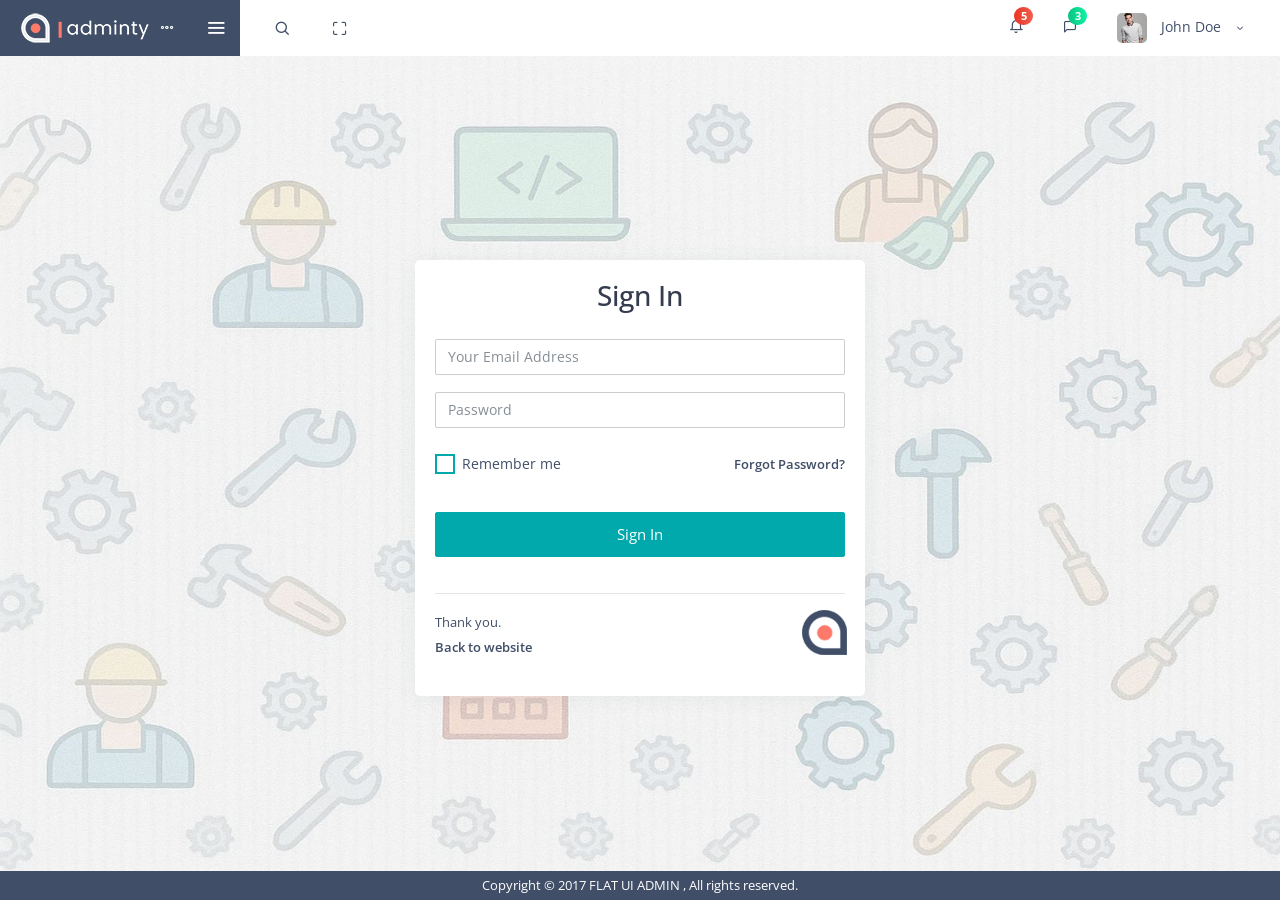
<file: AminrupAdmin/aminrup/_default/auth-normal-sign-in-header-footer.htm>
﻿
<!DOCTYPE html>
<html lang="en">

<head>
    <title>Adminty - Premium Admin Template by Colorlib </title>
    <!-- HTML5 Shim and Respond.js IE10 support of HTML5 elements and media queries -->
    <!-- WARNING: Respond.js doesn't work if you view the page via file:// -->
    <!--[if lt IE 10]>
      <script src="https://oss.maxcdn.com/libs/html5shiv/3.7.0/html5shiv.js"></script>
      <script src="https://oss.maxcdn.com/libs/respond.js/1.4.2/respond.min.js"></script>
      <![endif]-->
    <!-- Meta -->
    <meta charset="utf-8">
    <meta name="viewport" content="width=device-width, initial-scale=1.0, user-scalable=0, minimal-ui">
    <meta http-equiv="X-UA-Compatible" content="IE=edge">
    <meta name="description" content="#">
    <meta name="keywords" content="Admin , Responsive, Landing, Bootstrap, App, Template, Mobile, iOS, Android, apple, creative app">
    <meta name="author" content="#">
    <!-- Favicon icon -->
    <link rel="icon" href="..\files\assets\images\favicon.ico" type="image/x-icon">
    <!-- Google font--><link href="https://fonts.googleapis.com/css?family=Open+Sans:400,600,800" rel="stylesheet">
    <!-- Required Fremwork -->
    <link rel="stylesheet" type="text/css" href="..\files\bower_components\bootstrap\css\bootstrap.min.css">
    <!-- themify-icons line icon -->
    <link rel="stylesheet" type="text/css" href="..\files\assets\icon\themify-icons\themify-icons.css">
    <!-- ico font -->
    <link rel="stylesheet" type="text/css" href="..\files\assets\icon\icofont\css\icofont.css">
    <!-- feather Awesome -->
    <link rel="stylesheet" type="text/css" href="..\files\assets\icon\feather\css\feather.css">
    <!-- Style.css -->
    <link rel="stylesheet" type="text/css" href="..\files\assets\css\style.css">
</head>
<body>
<!-- Pre-loader start -->
<div class="theme-loader">
    <div class="ball-scale">
        <div class='contain'>
            <div class="ring">
                <div class="frame"></div>
            </div>
            <div class="ring">
                <div class="frame"></div>
            </div>
            <div class="ring">
                <div class="frame"></div>
            </div>
            <div class="ring">
                <div class="frame"></div>
            </div>
            <div class="ring">
                <div class="frame"></div>
            </div>
            <div class="ring">
                <div class="frame"></div>
            </div>
            <div class="ring">
                <div class="frame"></div>
            </div>
            <div class="ring">
                <div class="frame"></div>
            </div>
            <div class="ring">
                <div class="frame"></div>
            </div>
            <div class="ring">
                <div class="frame"></div>
            </div>
        </div>
    </div>
</div>
    <!-- Pre-loader end -->
    <div id="pcoded" class="pcoded load-height">
        <div class="pcoded-overlay-box"></div>
        <div class="pcoded-container navbar-wrapper">
            <nav class="navbar header-navbar pcoded-header auth-header" header-theme="theme1">
                <div class="navbar-wrapper">

                    <div class="navbar-logo" logo-theme="theme1">
                        <a class="mobile-menu" id="mobile-collapse" href="#!">
                            <i class="feather icon-menu"></i>
                        </a>
                        <a href="index-1.htm">
                            <img class="img-fluid" src="..\files\assets\images\logo.png" alt="Theme-Logo">
                        </a>
                        <a class="mobile-options">
                            <i class="feather icon-more-horizontal"></i>
                        </a>
                    </div>

                    <div class="navbar-container container-fluid">
                        <ul class="nav-left">
                            <li class="header-search">
                                <div class="main-search morphsearch-search">
                                    <div class="input-group">
                                        <span class="input-group-addon search-close"><i class="feather icon-x"></i></span>
                                        <input type="text" class="form-control">
                                        <span class="input-group-addon search-btn"><i class="feather icon-search"></i></span>
                                    </div>
                                </div>
                            </li>
                            <li>
                                <a href="#!" onclick="javascript:toggleFullScreen()">
                                    <i class="feather icon-maximize full-screen"></i>
                                </a>
                            </li>
                        </ul>
                        <ul class="nav-right">
                            <li class="header-notification">
                                <div class="dropdown-primary dropdown">
                                    <div class="dropdown-toggle" data-toggle="dropdown">
                                        <i class="feather icon-bell"></i>
                                        <span class="badge bg-c-pink">5</span>
                                    </div>
                                    <ul class="show-notification notification-view dropdown-menu" data-dropdown-in="fadeIn" data-dropdown-out="fadeOut">
                                        <li>
                                            <h6>Notifications</h6>
                                            <label class="label label-danger">New</label>
                                        </li>
                                        <li>
                                            <div class="media">
                                                <img class="d-flex align-self-center img-radius" src="..\files\assets\images\avatar-4.jpg" alt="Generic placeholder image">
                                                <div class="media-body">
                                                    <h5 class="notification-user">John Doe</h5>
                                                    <p class="notification-msg">Lorem ipsum dolor sit amet, consectetuer elit.</p>
                                                    <span class="notification-time">30 minutes ago</span>
                                                </div>
                                            </div>
                                        </li>
                                        <li>
                                            <div class="media">
                                                <img class="d-flex align-self-center img-radius" src="..\files\assets\images\avatar-3.jpg" alt="Generic placeholder image">
                                                <div class="media-body">
                                                    <h5 class="notification-user">Joseph William</h5>
                                                    <p class="notification-msg">Lorem ipsum dolor sit amet, consectetuer elit.</p>
                                                    <span class="notification-time">30 minutes ago</span>
                                                </div>
                                            </div>
                                        </li>
                                        <li>
                                            <div class="media">
                                                <img class="d-flex align-self-center img-radius" src="..\files\assets\images\avatar-4.jpg" alt="Generic placeholder image">
                                                <div class="media-body">
                                                    <h5 class="notification-user">Sara Soudein</h5>
                                                    <p class="notification-msg">Lorem ipsum dolor sit amet, consectetuer elit.</p>
                                                    <span class="notification-time">30 minutes ago</span>
                                                </div>
                                            </div>
                                        </li>
                                    </ul>
                                </div>
                            </li>
                            <li class="header-notification">
                                <div class="dropdown-primary dropdown">
                                    <div class="displayChatbox dropdown-toggle" data-toggle="dropdown">
                                        <i class="feather icon-message-square"></i>
                                        <span class="badge bg-c-green">3</span>
                                    </div>
                                </div>
                            </li>
                            <li class="user-profile header-notification">
                                <div class="dropdown-primary dropdown">
                                    <div class="dropdown-toggle" data-toggle="dropdown">
                                        <img src="..\files\assets\images\avatar-4.jpg" class="img-radius" alt="User-Profile-Image">
                                        <span>John Doe</span>
                                        <i class="feather icon-chevron-down"></i>
                                    </div>
                                    <ul class="show-notification profile-notification dropdown-menu" data-dropdown-in="fadeIn" data-dropdown-out="fadeOut">
                                        <li>
                                            <a href="#!">
                                                <i class="feather icon-settings"></i> Settings
                                            </a>
                                        </li>
                                        <li>
                                            <a href="user-profile.htm">
                                                <i class="feather icon-user"></i> Profile
                                            </a>
                                        </li>
                                        <li>
                                            <a href="email-inbox.htm">
                                                <i class="feather icon-mail"></i> My Messages
                                            </a>
                                        </li>
                                        <li>
                                            <a href="auth-lock-screen.htm">
                                                <i class="feather icon-lock"></i> Lock Screen
                                            </a>
                                        </li>
                                        <li>
                                            <a href="auth-normal-sign-in.htm">
                                                <i class="feather icon-log-out"></i> Logout
                                            </a>
                                        </li>
                                    </ul>

                                </div>
                            </li>
                        </ul>
                    </div>
                </div>
            </nav>
        </div>
        <!-- Menu header end -->
    <section class="login-block with-header">
            <!-- Container-fluid starts -->

            <div class="container-fluid">
                <div class="row">
                    <div class="col-sm-12">
                        <!-- Authentication card start -->
                        <form class="md-float-material form-material m-t-40 m-b-40">
                            <div class="auth-box card">
                                <div class="card-block">
                                    <div class="row m-b-20">
                                        <div class="col-md-12">
                                            <h3 class="text-center">Sign In</h3>
                                        </div>
                                    </div>
                                    <div class="form-group form-primary">
                                        <input type="text" name="email" class="form-control" required="" placeholder="Your Email Address">
                                        <span class="form-bar"></span>
                                    </div>
                                    <div class="form-group form-primary">
                                        <input type="password" name="password" class="form-control" required="" placeholder="Password">
                                        <span class="form-bar"></span>
                                    </div>
                                    <div class="row m-t-25 text-left">
                                        <div class="col-12">
                                            <div class="checkbox-fade fade-in-primary d-">
                                                <label>
                                                    <input type="checkbox" value="">
                                                    <span class="cr"><i class="cr-icon icofont icofont-ui-check txt-primary"></i></span>
                                                    <span class="text-inverse">Remember me</span>
                                                </label>
                                            </div>
                                            <div class="forgot-phone text-right f-right">
                                                <a href="auth-reset-password.htm" class="text-right f-w-600"> Forgot Password?</a>
                                            </div>
                                        </div>
                                    </div>
                                    <div class="row m-t-30">
                                        <div class="col-md-12">
                                            <button type="button" class="btn btn-primary btn-md btn-block waves-effect waves-light text-center m-b-20">Sign in</button>
                                        </div>
                                    </div>
                                    <hr>
                                    <div class="row">
                                        <div class="col-md-10">
                                            <p class="text-inverse text-left m-b-0">Thank you.</p>
                                            <p class="text-inverse text-left"><a href="index-1.htm"><b class="f-w-600">Back to website</b></a></p>
                                        </div>
                                        <div class="col-md-2">
                                            <img src="..\files\assets\images\auth\Logo-small-bottom.png" alt="small-logo.png">
                                        </div>
                                    </div>
                                </div>
                            </div>
                        </form>
                        <!-- Authentication card end -->
                    </div>
                    <!-- end of col-sm-12 -->
                </div>
                <!-- end of row -->
            </div>
            <!-- end of container-fluid -->
        </section>
    </div>


    <div class="footer bg-inverse">
        <p class="text-center">Copyright &copy; 2017 FLAT UI ADMIN , All rights reserved.</p>
    </div>
    <!-- Warning Section Starts -->
    <!-- Older IE warning message -->
    <!--[if lt IE 10]>
<div class="ie-warning">
    <h1>Warning!!</h1>
    <p>You are using an outdated version of Internet Explorer, please upgrade <br/>to any of the following web browsers to access this website.</p>
    <div class="iew-container">
        <ul class="iew-download">
            <li>
                <a href="http://www.google.com/chrome/">
                    <img src="../files/assets/images/browser/chrome.png" alt="Chrome">
                    <div>Chrome</div>
                </a>
            </li>
            <li>
                <a href="https://www.mozilla.org/en-US/firefox/new/">
                    <img src="../files/assets/images/browser/firefox.png" alt="Firefox">
                    <div>Firefox</div>
                </a>
            </li>
            <li>
                <a href="http://www.opera.com">
                    <img src="../files/assets/images/browser/opera.png" alt="Opera">
                    <div>Opera</div>
                </a>
            </li>
            <li>
                <a href="https://www.apple.com/safari/">
                    <img src="../files/assets/images/browser/safari.png" alt="Safari">
                    <div>Safari</div>
                </a>
            </li>
            <li>
                <a href="http://windows.microsoft.com/en-us/internet-explorer/download-ie">
                    <img src="../files/assets/images/browser/ie.png" alt="">
                    <div>IE (9 & above)</div>
                </a>
            </li>
        </ul>
    </div>
    <p>Sorry for the inconvenience!</p>
</div>
<![endif]-->
    <!-- Warning Section Ends -->
    <!-- Required Jquery -->
    <script type="text/javascript" src="..\files\bower_components\jquery\js\jquery.min.js"></script>
    <script type="text/javascript" src="..\files\bower_components\jquery-ui\js\jquery-ui.min.js"></script>
    <script type="text/javascript" src="..\files\bower_components\popper.js\js\popper.min.js"></script>
    <script type="text/javascript" src="..\files\bower_components\bootstrap\js\bootstrap.min.js"></script>
    <!-- jquery slimscroll js -->
    <script type="text/javascript" src="..\files\bower_components\jquery-slimscroll\js\jquery.slimscroll.js"></script>
    <!-- modernizr js -->
    <script type="text/javascript" src="..\files\bower_components\modernizr\js\modernizr.js"></script>
    <script type="text/javascript" src="..\files\bower_components\modernizr\js\css-scrollbars.js"></script>
    <!-- i18next.min.js -->
    <script type="text/javascript" src="..\files\bower_components\i18next\js\i18next.min.js"></script>
    <script type="text/javascript" src="..\files\bower_components\i18next-xhr-backend\js\i18nextXHRBackend.min.js"></script>
    <script type="text/javascript" src="..\files\bower_components\i18next-browser-languagedetector\js\i18nextBrowserLanguageDetector.min.js"></script>
    <script type="text/javascript" src="..\files\bower_components\jquery-i18next\js\jquery-i18next.min.js"></script>
    <!-- Custom js -->
    <script type="text/javascript" src="..\files\assets\js\script.js"></script>
<!-- Global site tag (gtag.js) - Google Analytics -->
<script async="" src="https://www.googletagmanager.com/gtag/js?id=UA-23581568-13"></script>
<script>
  window.dataLayer = window.dataLayer || [];
  function gtag(){dataLayer.push(arguments);}
  gtag('js', new Date());

  gtag('config', 'UA-23581568-13');
</script>
</body>

</html>
</file>
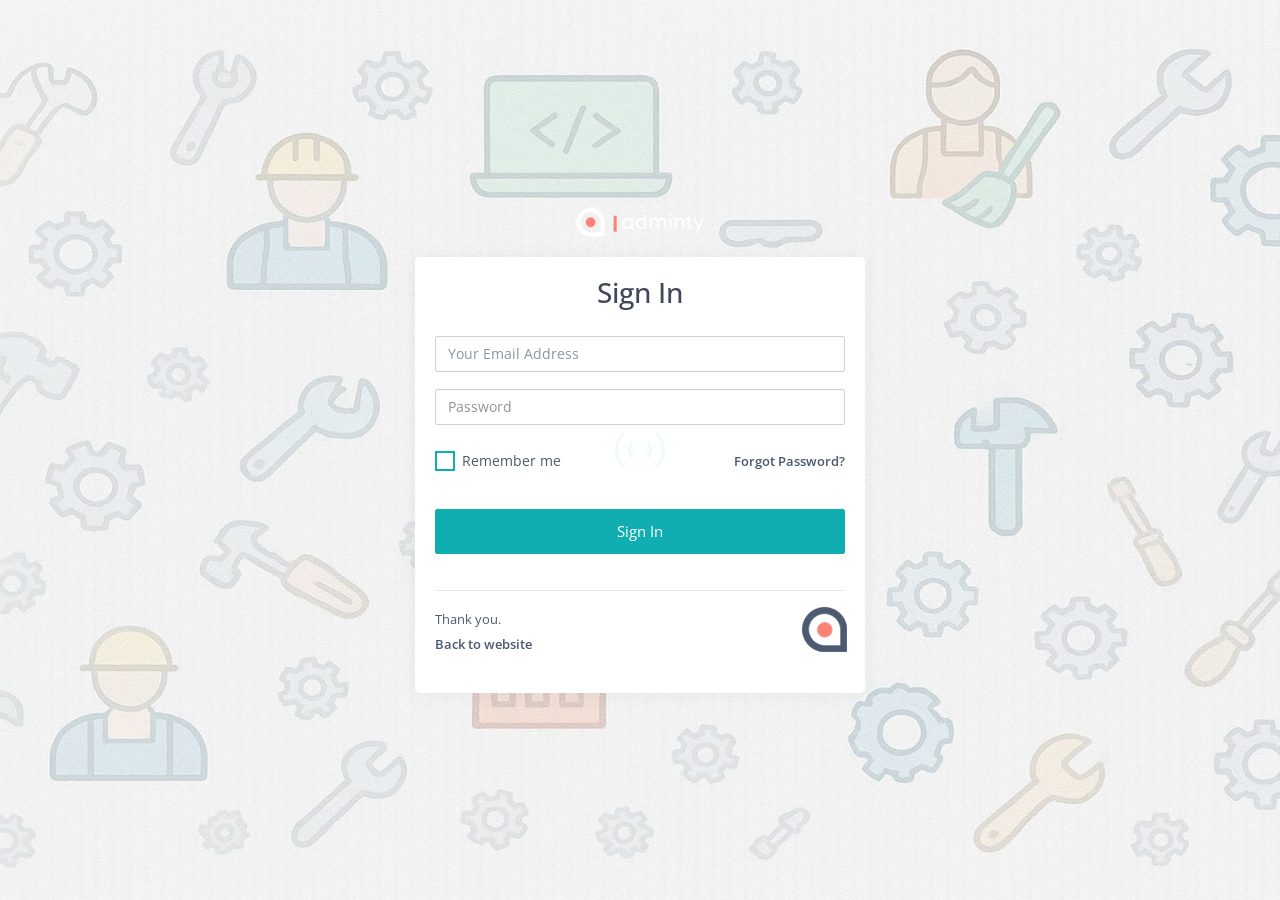
<file: AminrupAdmin/aminrup/_default/auth-normal-sign-in.htm>
﻿<!DOCTYPE html>
<html lang="en">

<head>
    <title>Adminty - Premium Admin Template by Colorlib </title>
    <!-- HTML5 Shim and Respond.js IE10 support of HTML5 elements and media queries -->
    <!-- WARNING: Respond.js doesn't work if you view the page via file:// -->
    <!--[if lt IE 10]>
      <script src="https://oss.maxcdn.com/libs/html5shiv/3.7.0/html5shiv.js"></script>
      <script src="https://oss.maxcdn.com/libs/respond.js/1.4.2/respond.min.js"></script>
      <![endif]-->
    <!-- Meta -->
    <meta charset="utf-8">
    <meta name="viewport" content="width=device-width, initial-scale=1.0, user-scalable=0, minimal-ui">
    <meta http-equiv="X-UA-Compatible" content="IE=edge">
    <meta name="description" content="#">
    <meta name="keywords" content="Admin , Responsive, Landing, Bootstrap, App, Template, Mobile, iOS, Android, apple, creative app">
    <meta name="author" content="#">
    <!-- Favicon icon -->
    <link rel="icon" href="..\files\assets\images\favicon.ico" type="image/x-icon">
    <!-- Google font--><link href="https://fonts.googleapis.com/css?family=Open+Sans:400,600,800" rel="stylesheet">
    <!-- Required Fremwork -->
    <link rel="stylesheet" type="text/css" href="..\files\bower_components\bootstrap\css\bootstrap.min.css">
    <!-- themify-icons line icon -->
    <link rel="stylesheet" type="text/css" href="..\files\assets\icon\themify-icons\themify-icons.css">
    <!-- ico font -->
    <link rel="stylesheet" type="text/css" href="..\files\assets\icon\icofont\css\icofont.css">
    <!-- Style.css -->
    <link rel="stylesheet" type="text/css" href="..\files\assets\css\style.css">
</head>

<body class="fix-menu">
    <!-- Pre-loader start -->
    <div class="theme-loader">
        <div class="ball-scale">
            <div class='contain'>
                <div class="ring"><div class="frame"></div></div>
                <div class="ring"><div class="frame"></div></div>
                <div class="ring"><div class="frame"></div></div>
                <div class="ring"><div class="frame"></div></div>
                <div class="ring"><div class="frame"></div></div>
                <div class="ring"><div class="frame"></div></div>
                <div class="ring"><div class="frame"></div></div>
                <div class="ring"><div class="frame"></div></div>
                <div class="ring"><div class="frame"></div></div>
                <div class="ring"><div class="frame"></div></div>
            </div>
        </div>
    </div>
    <!-- Pre-loader end -->

    <section class="login-block">
        <!-- Container-fluid starts -->
        <div class="container">
            <div class="row">
                <div class="col-sm-12">
                    <!-- Authentication card start -->
                    
                        <form class="md-float-material form-material">
                            <div class="text-center">
                                <img src="..\files\assets\images\logo.png" alt="logo.png">
                            </div>
                            <div class="auth-box card">
                                <div class="card-block">
                                    <div class="row m-b-20">
                                        <div class="col-md-12">
                                            <h3 class="text-center">Sign In</h3>
                                        </div>
                                    </div>
                                    <div class="form-group form-primary">
                                        <input type="text" name="email" class="form-control" required="" placeholder="Your Email Address">
                                        <span class="form-bar"></span>
                                    </div>
                                    <div class="form-group form-primary">
                                        <input type="password" name="password" class="form-control" required="" placeholder="Password">
                                        <span class="form-bar"></span>
                                    </div>
                                    <div class="row m-t-25 text-left">
                                        <div class="col-12">
                                            <div class="checkbox-fade fade-in-primary d-">
                                                <label>
                                                    <input type="checkbox" value="">
                                                    <span class="cr"><i class="cr-icon icofont icofont-ui-check txt-primary"></i></span>
                                                    <span class="text-inverse">Remember me</span>
                                                </label>
                                            </div>
                                            <div class="forgot-phone text-right f-right">
                                                <a href="auth-reset-password.htm" class="text-right f-w-600"> Forgot Password?</a>
                                            </div>
                                        </div>
                                    </div>
                                    <div class="row m-t-30">
                                        <div class="col-md-12">
                                            <button type="button" class="btn btn-primary btn-md btn-block waves-effect waves-light text-center m-b-20">Sign in</button>
                                        </div>
                                    </div>
                                    <hr>
                                    <div class="row">
                                        <div class="col-md-10">
                                            <p class="text-inverse text-left m-b-0">Thank you.</p>
                                            <p class="text-inverse text-left"><a href="index-1.htm"><b class="f-w-600">Back to website</b></a></p>
                                        </div>
                                        <div class="col-md-2">
                                            <img src="..\files\assets\images\auth\Logo-small-bottom.png" alt="small-logo.png">
                                        </div>
                                    </div>
                                </div>
                            </div>
                        </form>
                        <!-- end of form -->
                </div>
                <!-- end of col-sm-12 -->
            </div>
            <!-- end of row -->
        </div>
        <!-- end of container-fluid -->
    </section>
    <!-- Warning Section Starts -->
    <!-- Older IE warning message -->
    <!--[if lt IE 10]>
<div class="ie-warning">
    <h1>Warning!!</h1>
    <p>You are using an outdated version of Internet Explorer, please upgrade <br/>to any of the following web browsers to access this website.</p>
    <div class="iew-container">
        <ul class="iew-download">
            <li>
                <a href="http://www.google.com/chrome/">
                    <img src="../files/assets/images/browser/chrome.png" alt="Chrome">
                    <div>Chrome</div>
                </a>
            </li>
            <li>
                <a href="https://www.mozilla.org/en-US/firefox/new/">
                    <img src="../files/assets/images/browser/firefox.png" alt="Firefox">
                    <div>Firefox</div>
                </a>
            </li>
            <li>
                <a href="http://www.opera.com">
                    <img src="../files/assets/images/browser/opera.png" alt="Opera">
                    <div>Opera</div>
                </a>
            </li>
            <li>
                <a href="https://www.apple.com/safari/">
                    <img src="../files/assets/images/browser/safari.png" alt="Safari">
                    <div>Safari</div>
                </a>
            </li>
            <li>
                <a href="http://windows.microsoft.com/en-us/internet-explorer/download-ie">
                    <img src="../files/assets/images/browser/ie.png" alt="">
                    <div>IE (9 & above)</div>
                </a>
            </li>
        </ul>
    </div>
    <p>Sorry for the inconvenience!</p>
</div>
<![endif]-->
    <!-- Warning Section Ends -->
    <!-- Required Jquery -->
    <script type="text/javascript" src="..\files\bower_components\jquery\js\jquery.min.js"></script>
    <script type="text/javascript" src="..\files\bower_components\jquery-ui\js\jquery-ui.min.js"></script>
    <script type="text/javascript" src="..\files\bower_components\popper.js\js\popper.min.js"></script>
    <script type="text/javascript" src="..\files\bower_components\bootstrap\js\bootstrap.min.js"></script>
    <!-- jquery slimscroll js -->
    <script type="text/javascript" src="..\files\bower_components\jquery-slimscroll\js\jquery.slimscroll.js"></script>
    <!-- modernizr js -->
    <script type="text/javascript" src="..\files\bower_components\modernizr\js\modernizr.js"></script>
    <script type="text/javascript" src="..\files\bower_components\modernizr\js\css-scrollbars.js"></script>
    <!-- i18next.min.js -->
    <script type="text/javascript" src="..\files\bower_components\i18next\js\i18next.min.js"></script>
    <script type="text/javascript" src="..\files\bower_components\i18next-xhr-backend\js\i18nextXHRBackend.min.js"></script>
    <script type="text/javascript" src="..\files\bower_components\i18next-browser-languagedetector\js\i18nextBrowserLanguageDetector.min.js"></script>
    <script type="text/javascript" src="..\files\bower_components\jquery-i18next\js\jquery-i18next.min.js"></script>
    <script type="text/javascript" src="..\files\assets\js\common-pages.js"></script>
<!-- Global site tag (gtag.js) - Google Analytics -->
<script async="" src="https://www.googletagmanager.com/gtag/js?id=UA-23581568-13"></script>
<script>
  window.dataLayer = window.dataLayer || [];
  function gtag(){dataLayer.push(arguments);}
  gtag('js', new Date());

  gtag('config', 'UA-23581568-13');
</script>
</body>

</html>
</file>
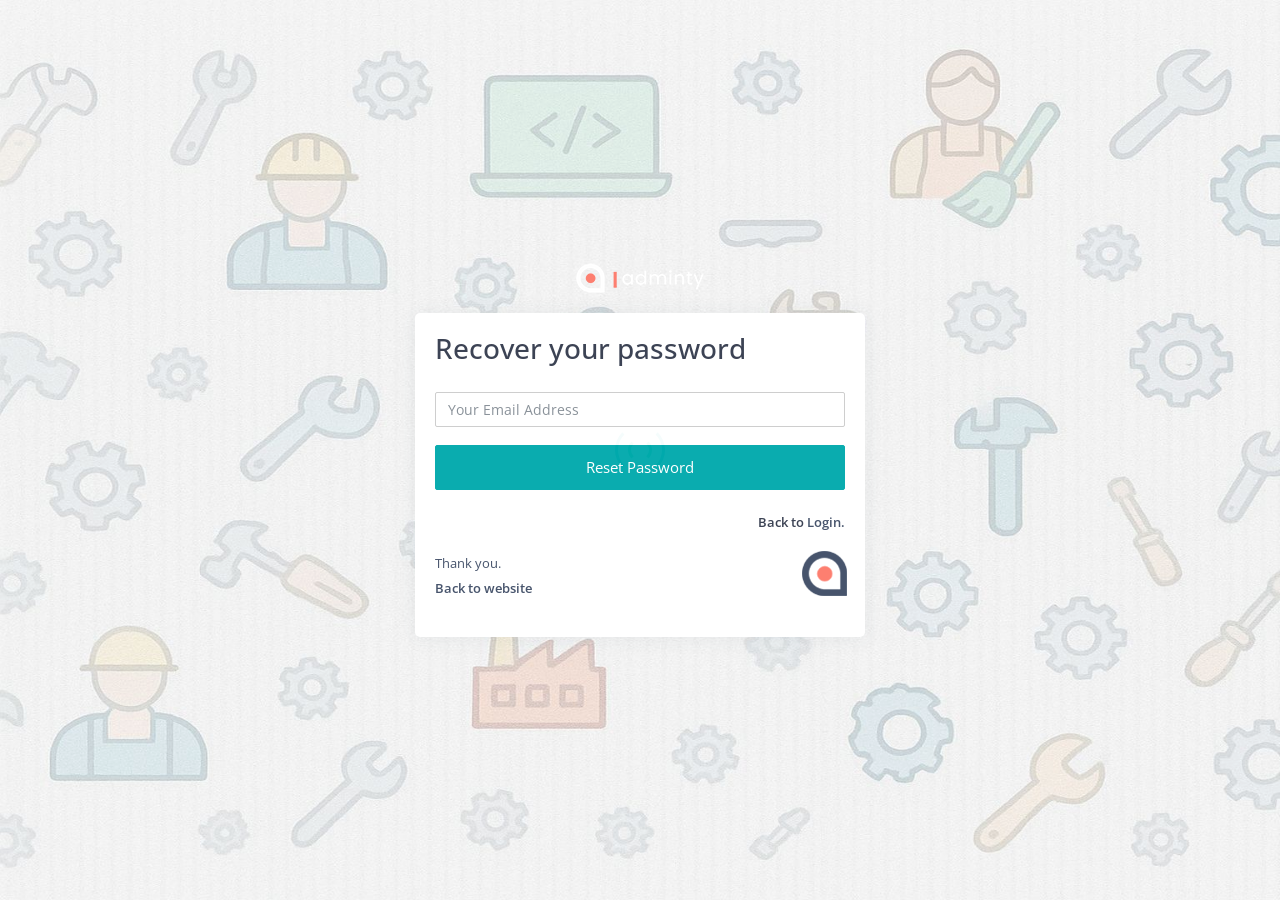
<file: AminrupAdmin/aminrup/_default/auth-reset-password.htm>
﻿<!DOCTYPE html>
<html lang="en">

<head>
    <title>Adminty - Premium Admin Template by Colorlib </title>
    <!-- HTML5 Shim and Respond.js IE10 support of HTML5 elements and media queries -->
    <!-- WARNING: Respond.js doesn't work if you view the page via file:// -->
    <!--[if lt IE 10]>
      <script src="https://oss.maxcdn.com/libs/html5shiv/3.7.0/html5shiv.js"></script>
      <script src="https://oss.maxcdn.com/libs/respond.js/1.4.2/respond.min.js"></script>
      <![endif]-->
    <!-- Meta -->
    <meta charset="utf-8">
    <meta name="viewport" content="width=device-width, initial-scale=1.0, user-scalable=0, minimal-ui">
    <meta http-equiv="X-UA-Compatible" content="IE=edge">
    <meta name="description" content="#">
    <meta name="keywords" content="Admin , Responsive, Landing, Bootstrap, App, Template, Mobile, iOS, Android, apple, creative app">
    <meta name="author" content="#">
    <!-- Favicon icon -->
    <link rel="icon" href="..\files\assets\images\favicon.ico" type="image/x-icon">
    <!-- Google font--><link href="https://fonts.googleapis.com/css?family=Open+Sans:400,600,800" rel="stylesheet">
    <!-- Required Fremwork -->
    <link rel="stylesheet" type="text/css" href="..\files\bower_components\bootstrap\css\bootstrap.min.css">
    <!-- themify-icons line icon -->
    <link rel="stylesheet" type="text/css" href="..\files\assets\icon\themify-icons\themify-icons.css">
    <!-- ico font -->
    <link rel="stylesheet" type="text/css" href="..\files\assets\icon\icofont\css\icofont.css">
    <!-- Style.css -->
    <link rel="stylesheet" type="text/css" href="..\files\assets\css\style.css">
</head>

<body class="fix-menu">
    <!-- Pre-loader start -->
    <div class="theme-loader">
    <div class="ball-scale">
        <div class='contain'>
            <div class="ring"><div class="frame"></div></div>
            <div class="ring"><div class="frame"></div></div>
            <div class="ring"><div class="frame"></div></div>
            <div class="ring"><div class="frame"></div></div>
            <div class="ring"><div class="frame"></div></div>
            <div class="ring"><div class="frame"></div></div>
            <div class="ring"><div class="frame"></div></div>
            <div class="ring"><div class="frame"></div></div>
            <div class="ring"><div class="frame"></div></div>
            <div class="ring"><div class="frame"></div></div>
        </div>
    </div>
</div>
    <!-- Pre-loader end -->
    <section class="login-block">
        <!-- Container-fluid starts -->
        <div class="container-fluid">
            <div class="row">
                <div class="col-sm-12">
                    <!-- Authentication card start -->
    
                    <form class="md-float-material form-material">
                        <div class="text-center">
                            <img src="..\files\assets\images\logo.png" alt="logo.png">
                        </div>
                        <div class="auth-box card">
                            <div class="card-block">
                                <div class="row m-b-20">
                                    <div class="col-md-12">
                                        <h3 class="text-left">Recover your password</h3>
                                    </div>
                                </div>
                                
                                <div class="form-group form-primary">
                                    <input type="text" name="email-address" class="form-control" required="" placeholder="Your Email Address">
                                    <span class="form-bar"></span>
                                </div>
                                <div class="row">
                                    <div class="col-md-12">
                                        <button type="button" class="btn btn-primary btn-md btn-block waves-effect text-center m-b-20">Reset Password</button>
                                    </div>
                                </div>
                                <p class="f-w-600 text-right">Back to <a href="auth-normal-sign-in.htm">Login.</a></p>
                                <div class="row">
                                    <div class="col-md-10">
                                        <p class="text-inverse text-left m-b-0">Thank you.</p>
                                        <p class="text-inverse text-left"><a href="index-1.htm"><b class="f-w-600">Back to website</b></a></p>
                                    </div>
                                    <div class="col-md-2">
                                        <img src="..\files\assets\images\auth\Logo-small-bottom.png" alt="small-logo.png">
                                    </div>
                                </div>
                            </div>
                        </div>
                    </form>
                    <!--<div class="login-card card-block auth-body mr-auto ml-auto">-->
                        <!--<form class="md-float-material form-material">-->
                            <!--<div class="text-center">-->
                                <!--<img src="../files/assets/images/logo.png" alt="logo.png">-->
                            <!--</div>-->
                            <!--<div class="auth-box">-->
                                <!---->
                            <!--</div>-->
                        <!--</form>-->
                        <!--&lt;!&ndash; end of form &ndash;&gt;-->
                    <!--</div>-->
                    <!-- Authentication card end -->
                </div>
                <!-- end of col-sm-12 -->
            </div>
            <!-- end of row -->
        </div>
        <!-- end of container-fluid -->
    </section>
    <!-- Warning Section Starts -->
    <!-- Older IE warning message -->
    <!--[if lt IE 10]>
<div class="ie-warning">
    <h1>Warning!!</h1>
    <p>You are using an outdated version of Internet Explorer, please upgrade <br/>to any of the following web browsers to access this website.</p>
    <div class="iew-container">
        <ul class="iew-download">
            <li>
                <a href="http://www.google.com/chrome/">
                    <img src="../files/assets/images/browser/chrome.png" alt="Chrome">
                    <div>Chrome</div>
                </a>
            </li>
            <li>
                <a href="https://www.mozilla.org/en-US/firefox/new/">
                    <img src="../files/assets/images/browser/firefox.png" alt="Firefox">
                    <div>Firefox</div>
                </a>
            </li>
            <li>
                <a href="http://www.opera.com">
                    <img src="../files/assets/images/browser/opera.png" alt="Opera">
                    <div>Opera</div>
                </a>
            </li>
            <li>
                <a href="https://www.apple.com/safari/">
                    <img src="../files/assets/images/browser/safari.png" alt="Safari">
                    <div>Safari</div>
                </a>
            </li>
            <li>
                <a href="http://windows.microsoft.com/en-us/internet-explorer/download-ie">
                    <img src="../files/assets/images/browser/ie.png" alt="">
                    <div>IE (9 & above)</div>
                </a>
            </li>
        </ul>
    </div>
    <p>Sorry for the inconvenience!</p>
</div>
<![endif]-->
    <!-- Warning Section Ends -->
    <!-- Required Jquery -->
    <script type="text/javascript" src="..\files\bower_components\jquery\js\jquery.min.js"></script>
    <script type="text/javascript" src="..\files\bower_components\jquery-ui\js\jquery-ui.min.js"></script>
    <script type="text/javascript" src="..\files\bower_components\popper.js\js\popper.min.js"></script>
    <script type="text/javascript" src="..\files\bower_components\bootstrap\js\bootstrap.min.js"></script>
    <!-- jquery slimscroll js -->
    <script type="text/javascript" src="..\files\bower_components\jquery-slimscroll\js\jquery.slimscroll.js"></script>
    <!-- modernizr js -->
    <script type="text/javascript" src="..\files\bower_components\modernizr\js\modernizr.js"></script>
    <script type="text/javascript" src="..\files\bower_components\modernizr\js\css-scrollbars.js"></script>
    <!-- i18next.min.js -->
    <script type="text/javascript" src="..\files\bower_components\i18next\js\i18next.min.js"></script>
    <script type="text/javascript" src="..\files\bower_components\i18next-xhr-backend\js\i18nextXHRBackend.min.js"></script>
    <script type="text/javascript" src="..\files\bower_components\i18next-browser-languagedetector\js\i18nextBrowserLanguageDetector.min.js"></script>
    <script type="text/javascript" src="..\files\bower_components\jquery-i18next\js\jquery-i18next.min.js"></script>
    <script type="text/javascript" src="..\files\assets\js\common-pages.js"></script>
<!-- Global site tag (gtag.js) - Google Analytics -->
<script async="" src="https://www.googletagmanager.com/gtag/js?id=UA-23581568-13"></script>
<script>
  window.dataLayer = window.dataLayer || [];
  function gtag(){dataLayer.push(arguments);}
  gtag('js', new Date());

  gtag('config', 'UA-23581568-13');
</script>
</body>

</html>
</file>
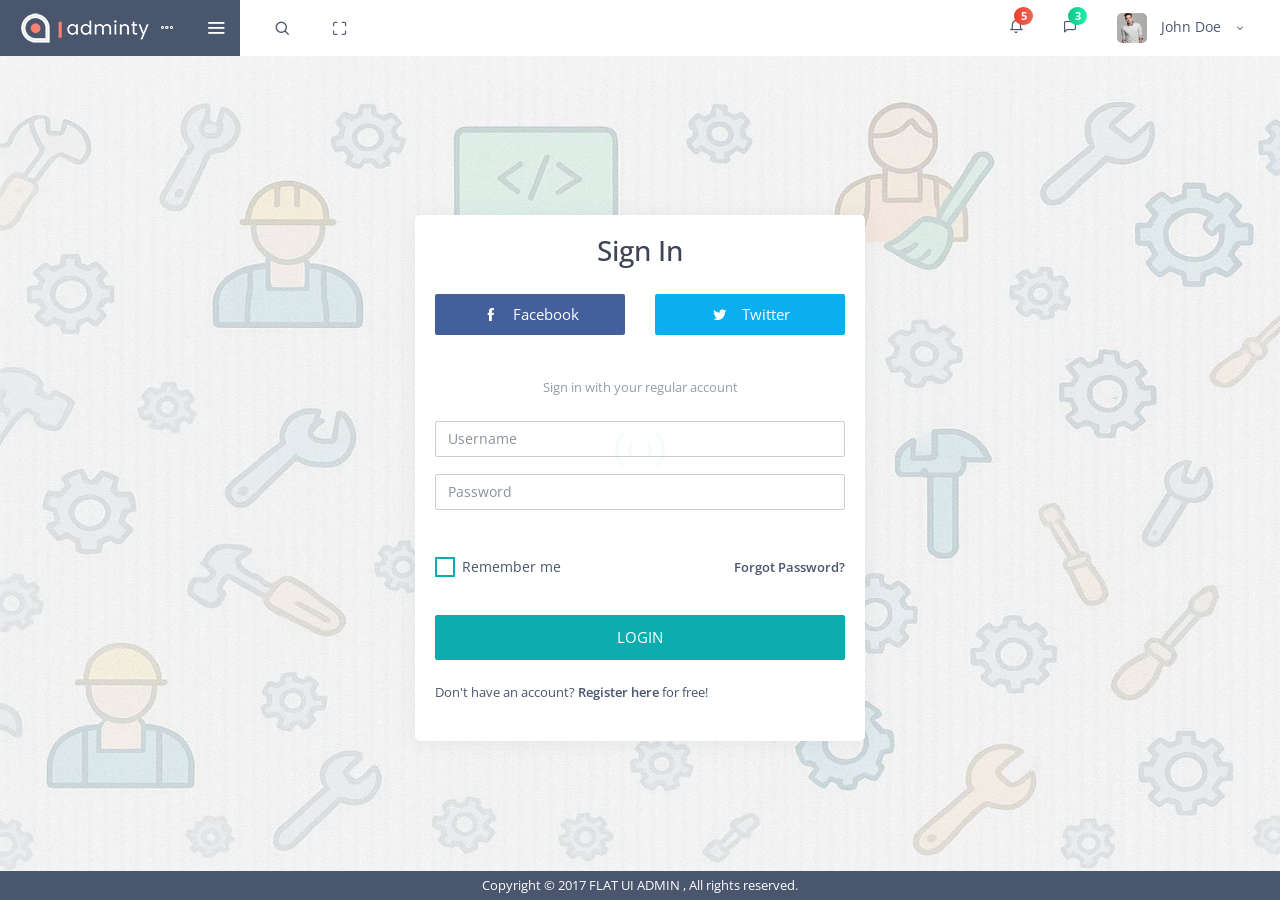
<file: AminrupAdmin/aminrup/_default/auth-sign-in-social-header-footer.htm>
﻿<!DOCTYPE html>
<html lang="en">

<head>
    <title>Adminty - Premium Admin Template by Colorlib </title>
    <!-- HTML5 Shim and Respond.js IE10 support of HTML5 elements and media queries -->
    <!-- WARNING: Respond.js doesn't work if you view the page via file:// -->
    <!--[if lt IE 10]>
      <script src="https://oss.maxcdn.com/libs/html5shiv/3.7.0/html5shiv.js"></script>
      <script src="https://oss.maxcdn.com/libs/respond.js/1.4.2/respond.min.js"></script>
      <![endif]-->
    <!-- Meta -->
    <meta charset="utf-8">
    <meta name="viewport" content="width=device-width, initial-scale=1.0, user-scalable=0, minimal-ui">
    <meta http-equiv="X-UA-Compatible" content="IE=edge">
    <meta name="description" content="#">
    <meta name="keywords" content="Admin , Responsive, Landing, Bootstrap, App, Template, Mobile, iOS, Android, apple, creative app">
    <meta name="author" content="#">
    <!-- Favicon icon -->
    <link rel="icon" href="..\files\assets\images\favicon.ico" type="image/x-icon">
    <!-- Google font-->
    <link href="https://fonts.googleapis.com/css?family=Open+Sans:400,600,800" rel="stylesheet">
    <!-- Required Fremwork -->
    <link rel="stylesheet" type="text/css" href="..\files\bower_components\bootstrap\css\bootstrap.min.css">
    <!-- themify-icons line icon -->
    <link rel="stylesheet" type="text/css" href="..\files\assets\icon\themify-icons\themify-icons.css">
    <!-- ico font -->
    <link rel="stylesheet" type="text/css" href="..\files\assets\icon\icofont\css\icofont.css">
    <!-- feather Awesome -->
    <link rel="stylesheet" type="text/css" href="..\files\assets\icon\feather\css\feather.css">
    <!-- Style.css -->
    <link rel="stylesheet" type="text/css" href="..\files\assets\css\style.css">
</head>

<body>
<!-- Pre-loader start -->
<div class="theme-loader">
    <div class="ball-scale">
        <div class='contain'>
            <div class="ring">
                <div class="frame"></div>
            </div>
            <div class="ring">
                <div class="frame"></div>
            </div>
            <div class="ring">
                <div class="frame"></div>
            </div>
            <div class="ring">
                <div class="frame"></div>
            </div>
            <div class="ring">
                <div class="frame"></div>
            </div>
            <div class="ring">
                <div class="frame"></div>
            </div>
            <div class="ring">
                <div class="frame"></div>
            </div>
            <div class="ring">
                <div class="frame"></div>
            </div>
            <div class="ring">
                <div class="frame"></div>
            </div>
            <div class="ring">
                <div class="frame"></div>
            </div>
        </div>
    </div>
</div>
    <!-- Pre-loader end -->
    <div id="pcoded" class="pcoded load-height">
        <div class="pcoded-overlay-box"></div>
        <div class="pcoded-container navbar-wrapper">

            <nav class="navbar header-navbar pcoded-header auth-header" header-theme="theme1">
                <div class="navbar-wrapper">

                    <div class="navbar-logo" logo-theme="theme1">
                        <a class="mobile-menu" id="mobile-collapse" href="#!">
                            <i class="feather icon-menu"></i>
                        </a>
                        <a href="index-1.htm">
                            <img class="img-fluid" src="..\files\assets\images\logo.png" alt="Theme-Logo">
                        </a>
                        <a class="mobile-options">
                            <i class="feather icon-more-horizontal"></i>
                        </a>
                    </div>

                    <div class="navbar-container container-fluid">
                        <ul class="nav-left">
                            <li class="header-search">
                                <div class="main-search morphsearch-search">
                                    <div class="input-group">
                                        <span class="input-group-addon search-close"><i class="feather icon-x"></i></span>
                                        <input type="text" class="form-control">
                                        <span class="input-group-addon search-btn"><i class="feather icon-search"></i></span>
                                    </div>
                                </div>
                            </li>
                            <li>
                                <a href="#!" onclick="javascript:toggleFullScreen()">
                                    <i class="feather icon-maximize full-screen"></i>
                                </a>
                            </li>
                        </ul>
                        <ul class="nav-right">
                            <li class="header-notification">
                                <div class="dropdown-primary dropdown">
                                    <div class="dropdown-toggle" data-toggle="dropdown">
                                        <i class="feather icon-bell"></i>
                                        <span class="badge bg-c-pink">5</span>
                                    </div>
                                    <ul class="show-notification notification-view dropdown-menu" data-dropdown-in="fadeIn" data-dropdown-out="fadeOut">
                                        <li>
                                            <h6>Notifications</h6>
                                            <label class="label label-danger">New</label>
                                        </li>
                                        <li>
                                            <div class="media">
                                                <img class="d-flex align-self-center img-radius" src="..\files\assets\images\avatar-4.jpg" alt="Generic placeholder image">
                                                <div class="media-body">
                                                    <h5 class="notification-user">John Doe</h5>
                                                    <p class="notification-msg">Lorem ipsum dolor sit amet, consectetuer elit.</p>
                                                    <span class="notification-time">30 minutes ago</span>
                                                </div>
                                            </div>
                                        </li>
                                        <li>
                                            <div class="media">
                                                <img class="d-flex align-self-center img-radius" src="..\files\assets\images\avatar-3.jpg" alt="Generic placeholder image">
                                                <div class="media-body">
                                                    <h5 class="notification-user">Joseph William</h5>
                                                    <p class="notification-msg">Lorem ipsum dolor sit amet, consectetuer elit.</p>
                                                    <span class="notification-time">30 minutes ago</span>
                                                </div>
                                            </div>
                                        </li>
                                        <li>
                                            <div class="media">
                                                <img class="d-flex align-self-center img-radius" src="..\files\assets\images\avatar-4.jpg" alt="Generic placeholder image">
                                                <div class="media-body">
                                                    <h5 class="notification-user">Sara Soudein</h5>
                                                    <p class="notification-msg">Lorem ipsum dolor sit amet, consectetuer elit.</p>
                                                    <span class="notification-time">30 minutes ago</span>
                                                </div>
                                            </div>
                                        </li>
                                    </ul>
                                </div>
                            </li>
                            <li class="header-notification">
                                <div class="dropdown-primary dropdown">
                                    <div class="displayChatbox dropdown-toggle" data-toggle="dropdown">
                                        <i class="feather icon-message-square"></i>
                                        <span class="badge bg-c-green">3</span>
                                    </div>
                                </div>
                            </li>
                            <li class="user-profile header-notification">
                                <div class="dropdown-primary dropdown">
                                    <div class="dropdown-toggle" data-toggle="dropdown">
                                        <img src="..\files\assets\images\avatar-4.jpg" class="img-radius" alt="User-Profile-Image">
                                        <span>John Doe</span>
                                        <i class="feather icon-chevron-down"></i>
                                    </div>
                                    <ul class="show-notification profile-notification dropdown-menu" data-dropdown-in="fadeIn" data-dropdown-out="fadeOut">
                                        <li>
                                            <a href="#!">
                                                <i class="feather icon-settings"></i> Settings
                                            </a>
                                        </li>
                                        <li>
                                            <a href="user-profile.htm">
                                                <i class="feather icon-user"></i> Profile
                                            </a>
                                        </li>
                                        <li>
                                            <a href="email-inbox.htm">
                                                <i class="feather icon-mail"></i> My Messages
                                            </a>
                                        </li>
                                        <li>
                                            <a href="auth-lock-screen.htm">
                                                <i class="feather icon-lock"></i> Lock Screen
                                            </a>
                                        </li>
                                        <li>
                                            <a href="auth-normal-sign-in.htm">
                                                <i class="feather icon-log-out"></i> Logout
                                            </a>
                                        </li>
                                    </ul>

                                </div>
                            </li>
                        </ul>
                    </div>
                </div>
            </nav>
        </div>
        <!-- Menu header end -->
        <section class="login-block with-header">
            <!-- Container-fluid starts -->
            <div class="container-fluid">
                <div class="row">
                    <div class="col-sm-12">
                        <!-- Authentication card start -->
                        <form class="md-float-material form-material m-t-40 m-b-40">
                            <div class="auth-box card">
                                <div class="card-block">
                                    <div class="row m-b-20">
                                        <div class="col-md-12">
                                            <h3 class="text-center txt-primary">Sign In</h3>
                                        </div>
                                    </div>
                                    <div class="row m-b-20">
                                        <div class="col-md-6">
                                            <button class="btn btn-facebook m-b-20 btn-block"><i class="icofont icofont-social-facebook"></i>facebook</button>
                                        </div>
                                        <div class="col-md-6">
                                            <button class="btn btn-twitter m-b-20 btn-block"><i class="icofont icofont-social-twitter"></i>twitter</button>
                                        </div>
                                    </div>
                                    <p class="text-muted text-center p-b-5">Sign in with your regular account</p>
                                    <div class="form-group form-primary">
                                        <input type="text" name="user-name" class="form-control" required="" placeholder="Username">
                                        <span class="form-bar"></span>
                                    </div>
                                    <div class="form-group form-primary">
                                        <input type="password" name="password" class="form-control" required="" placeholder="Password">
                                        <span class="form-bar"></span>
                                        <label class="float-label"></label>
                                    </div>
                                    <div class="row m-t-25 text-left">
                                        <div class="col-12">
                                            <div class="checkbox-fade fade-in-primary">
                                                <label>
                                                    <input type="checkbox" value="">
                                                    <span class="cr"><i class="cr-icon icofont icofont-ui-check txt-primary"></i></span>
                                                    <span class="text-inverse">Remember me</span>
                                                </label>
                                            </div>
                                            <div class="forgot-phone text-right f-right">
                                                <a href="auth-reset-password.htm" class="text-right f-w-600"> Forgot Password?</a>
                                            </div>
                                        </div>
                                    </div>
                                    <div class="row m-t-30">
                                        <div class="col-md-12">
                                            <button type="button" class="btn btn-primary btn-md btn-block waves-effect text-center m-b-20">LOGIN</button>
            
                                        </div>
                                    </div>
                                    <p class="text-inverse text-left">Don't have an account?<a href="auth-sign-up-social.htm"> <b class="f-w-600">Register here </b></a>for free!</p>
                                </div>
                            </div>
                        </form>
                        <!-- Authentication card end -->
                </div>
                <!-- end of col-sm-12 -->
            </div>
            <!-- end of row -->
        </div>
        <!-- end of container-fluid -->

    </section>
        <div class="footer bg-inverse">
            <p class="text-center">Copyright &copy; 2017 FLAT UI ADMIN , All rights reserved.</p>
        </div>
    </div>
    <!-- Warning Section Starts -->
    <!-- Older IE warning message -->
    <!--[if lt IE 10]>
<div class="ie-warning">
    <h1>Warning!!</h1>
    <p>You are using an outdated version of Internet Explorer, please upgrade <br/>to any of the following web browsers to access this website.</p>
    <div class="iew-container">
        <ul class="iew-download">
            <li>
                <a href="http://www.google.com/chrome/">
                    <img src="../files/assets/images/browser/chrome.png" alt="Chrome">
                    <div>Chrome</div>
                </a>
            </li>
            <li>
                <a href="https://www.mozilla.org/en-US/firefox/new/">
                    <img src="../files/assets/images/browser/firefox.png" alt="Firefox">
                    <div>Firefox</div>
                </a>
            </li>
            <li>
                <a href="http://www.opera.com">
                    <img src="../files/assets/images/browser/opera.png" alt="Opera">
                    <div>Opera</div>
                </a>
            </li>
            <li>
                <a href="https://www.apple.com/safari/">
                    <img src="../files/assets/images/browser/safari.png" alt="Safari">
                    <div>Safari</div>
                </a>
            </li>
            <li>
                <a href="http://windows.microsoft.com/en-us/internet-explorer/download-ie">
                    <img src="../files/assets/images/browser/ie.png" alt="">
                    <div>IE (9 & above)</div>
                </a>
            </li>
        </ul>
    </div>
    <p>Sorry for the inconvenience!</p>
</div>
<![endif]-->
    <!-- Warning Section Ends -->
    <!-- Required Jquery -->
    <script type="text/javascript" src="..\files\bower_components\jquery\js\jquery.min.js"></script>
    <script type="text/javascript" src="..\files\bower_components\jquery-ui\js\jquery-ui.min.js"></script>
    <script type="text/javascript" src="..\files\bower_components\popper.js\js\popper.min.js"></script>
    <script type="text/javascript" src="..\files\bower_components\bootstrap\js\bootstrap.min.js"></script>
    <!-- jquery slimscroll js -->
    <script type="text/javascript" src="..\files\bower_components\jquery-slimscroll\js\jquery.slimscroll.js"></script>
    <!-- modernizr js -->
    <script type="text/javascript" src="..\files\bower_components\modernizr\js\modernizr.js"></script>
    <script type="text/javascript" src="..\files\bower_components\modernizr\js\css-scrollbars.js"></script>
    <!-- i18next.min.js -->
    <script type="text/javascript" src="..\files\bower_components\i18next\js\i18next.min.js"></script>
    <script type="text/javascript" src="..\files\bower_components\i18next-xhr-backend\js\i18nextXHRBackend.min.js"></script>
    <script type="text/javascript" src="..\files\bower_components\i18next-browser-languagedetector\js\i18nextBrowserLanguageDetector.min.js"></script>
    <script type="text/javascript" src="..\files\bower_components\jquery-i18next\js\jquery-i18next.min.js"></script>
    <script type="text/javascript" src="..\files\assets\js\common-pages.js"></script>
<!-- Global site tag (gtag.js) - Google Analytics -->
<script async="" src="https://www.googletagmanager.com/gtag/js?id=UA-23581568-13"></script>
<script>
  window.dataLayer = window.dataLayer || [];
  function gtag(){dataLayer.push(arguments);}
  gtag('js', new Date());

  gtag('config', 'UA-23581568-13');
</script>
</body>

</html>
</file>
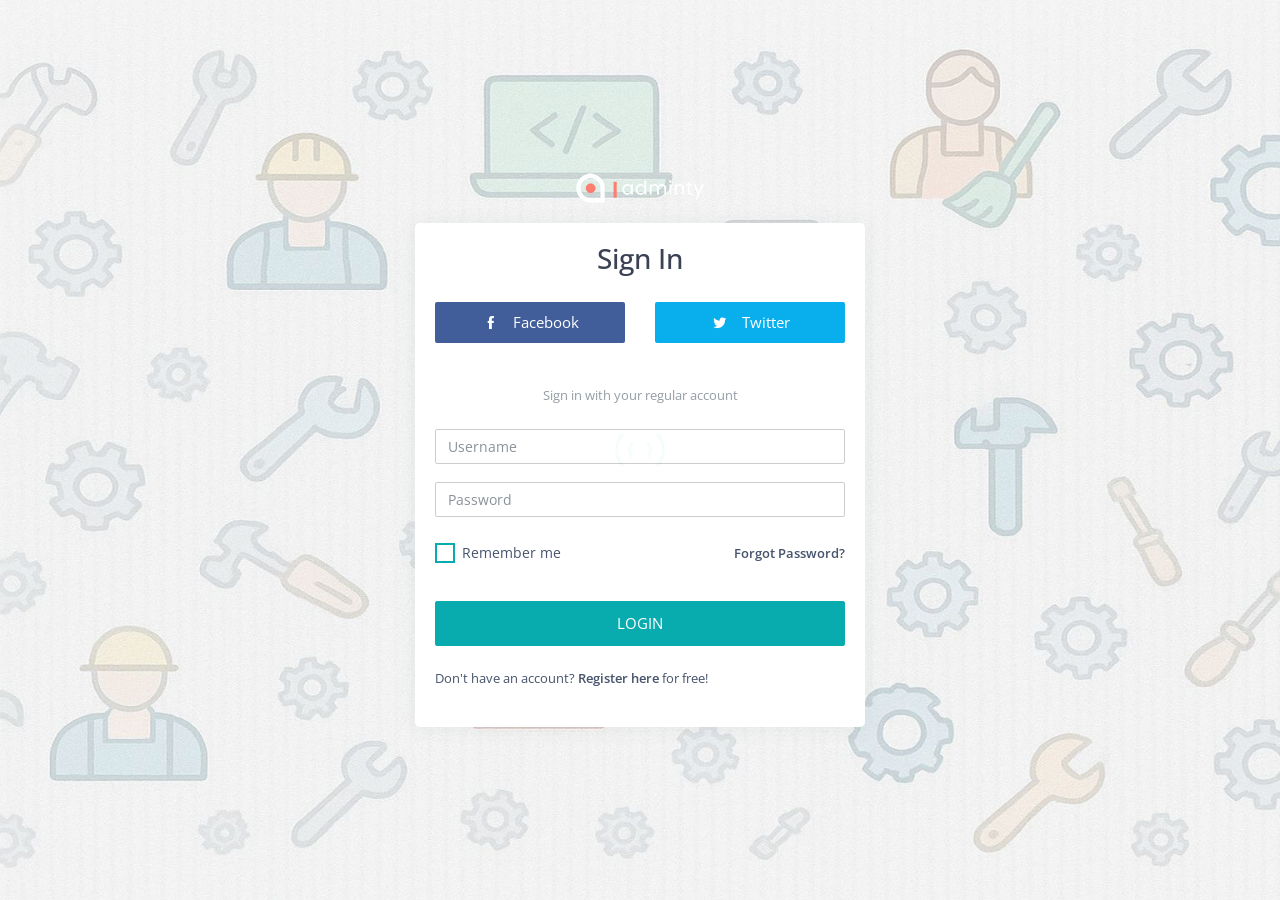
<file: AminrupAdmin/aminrup/_default/auth-sign-in-social.htm>
﻿<!DOCTYPE html>
<html lang="en">

<head>
    <title>Adminty - Premium Admin Template by Colorlib </title>
    <!-- HTML5 Shim and Respond.js IE10 support of HTML5 elements and media queries -->
    <!-- WARNING: Respond.js doesn't work if you view the page via file:// -->
    <!--[if lt IE 10]>
      <script src="https://oss.maxcdn.com/libs/html5shiv/3.7.0/html5shiv.js"></script>
      <script src="https://oss.maxcdn.com/libs/respond.js/1.4.2/respond.min.js"></script>
      <![endif]-->
    <!-- Meta -->
    <meta charset="utf-8">
    <meta name="viewport" content="width=device-width, initial-scale=1.0, user-scalable=0, minimal-ui">
    <meta http-equiv="X-UA-Compatible" content="IE=edge">
    <meta name="description" content="#">
    <meta name="keywords" content="Admin , Responsive, Landing, Bootstrap, App, Template, Mobile, iOS, Android, apple, creative app">
    <meta name="author" content="#">
    <!-- Favicon icon -->

    <link rel="icon" href="..\files\assets\images\favicon.ico" type="image/x-icon">
    <!-- Google font--><link href="https://fonts.googleapis.com/css?family=Open+Sans:400,600,800" rel="stylesheet">
    <!-- Required Fremwork -->
    <link rel="stylesheet" type="text/css" href="..\files\bower_components\bootstrap\css\bootstrap.min.css">
    <!-- themify-icons line icon -->
    <link rel="stylesheet" type="text/css" href="..\files\assets\icon\themify-icons\themify-icons.css">
    <!-- ico font -->
    <link rel="stylesheet" type="text/css" href="..\files\assets\icon\icofont\css\icofont.css">
    <!-- Style.css -->
    <link rel="stylesheet" type="text/css" href="..\files\assets\css\style.css">
</head>

<body class="fix-menu">
    <!-- Pre-loader start -->
    <div class="theme-loader">
    <div class="ball-scale">
        <div class='contain'>
            <div class="ring"><div class="frame"></div></div>
            <div class="ring"><div class="frame"></div></div>
            <div class="ring"><div class="frame"></div></div>
            <div class="ring"><div class="frame"></div></div>
            <div class="ring"><div class="frame"></div></div>
            <div class="ring"><div class="frame"></div></div>
            <div class="ring"><div class="frame"></div></div>
            <div class="ring"><div class="frame"></div></div>
            <div class="ring"><div class="frame"></div></div>
            <div class="ring"><div class="frame"></div></div>
        </div>
    </div>
</div>
    <!-- Pre-loader end -->
    <section class="login-block">
        <!-- Container-fluid starts -->
        <div class="container-fluid">
            <div class="row">
                <div class="col-sm-12">
                    <!-- Authentication card start -->
                    <form class="md-float-material form-material">
                        <div class="text-center">
                            <img src="..\files\assets\images\logo.png" alt="logo.png">
                        </div>
                        <div class="auth-box card">
                            <div class="card-block">
                                <div class="row m-b-20">
                                    <div class="col-md-12">
                                        <h3 class="text-center txt-primary">Sign In</h3>
                                    </div>
                                </div>
                                <div class="row m-b-20">
                                    <div class="col-md-6">
                                        <button class="btn btn-facebook m-b-20 btn-block"><i class="icofont icofont-social-facebook"></i>facebook</button>
                                    </div>
                                    <div class="col-md-6">
                                        <button class="btn btn-twitter m-b-20 btn-block"><i class="icofont icofont-social-twitter"></i>twitter</button>
                                    </div>
                                </div>
                                <p class="text-muted text-center p-b-5">Sign in with your regular account</p>
                                <div class="form-group form-primary">
                                    <input type="text" name="user-name" class="form-control" required="" placeholder="Username">
                                    <span class="form-bar"></span>
                                </div>
                                <div class="form-group form-primary">
                                    <input type="password" name="password" class="form-control" required="" placeholder="Password">
                                    <span class="form-bar"></span>
                                </div>
                                <div class="row m-t-25 text-left">
                                    <div class="col-12">
                                        <div class="checkbox-fade fade-in-primary">
                                            <label>
                                                <input type="checkbox" value="">
                                                <span class="cr"><i class="cr-icon icofont icofont-ui-check txt-primary"></i></span>
                                                <span class="text-inverse">Remember me</span>
                                            </label>
                                        </div>
                                        <div class="forgot-phone text-right f-right">
                                            <a href="auth-reset-password.htm" class="text-right f-w-600"> Forgot Password?</a>
                                        </div>
                                    </div>
                                </div>
                                <div class="row m-t-30">
                                    <div class="col-md-12">
                                        <button type="button" class="btn btn-primary btn-md btn-block waves-effect text-center m-b-20">LOGIN</button>
                                        
                                    </div>
                                </div>
                                <p class="text-inverse text-left">Don't have an account?<a href="auth-sign-up-social.htm"> <b class="f-w-600">Register here </b></a>for free!</p>
                            </div>
                        </div>
                    </form>
                        <!-- end of form -->
                    </div>
                    <!-- Authentication card end -->
                </div>
                <!-- end of col-sm-12 -->
            </div>
            <!-- end of row -->
        
        <!-- end of container-fluid -->
    </section>
    <!-- Warning Section Starts -->
    <!-- Older IE warning message -->
    <!--[if lt IE 10]>
<div class="ie-warning">
    <h1>Warning!!</h1>
    <p>You are using an outdated version of Internet Explorer, please upgrade <br/>to any of the following web browsers to access this website.</p>
    <div class="iew-container">
        <ul class="iew-download">
            <li>
                <a href="http://www.google.com/chrome/">
                    <img src="../files/assets/images/browser/chrome.png" alt="Chrome">
                    <div>Chrome</div>
                </a>
            </li>
            <li>
                <a href="https://www.mozilla.org/en-US/firefox/new/">
                    <img src="../files/assets/images/browser/firefox.png" alt="Firefox">
                    <div>Firefox</div>
                </a>
            </li>
            <li>
                <a href="http://www.opera.com">
                    <img src="../files/assets/images/browser/opera.png" alt="Opera">
                    <div>Opera</div>
                </a>
            </li>
            <li>
                <a href="https://www.apple.com/safari/">
                    <img src="../files/assets/images/browser/safari.png" alt="Safari">
                    <div>Safari</div>
                </a>
            </li>
            <li>
                <a href="http://windows.microsoft.com/en-us/internet-explorer/download-ie">
                    <img src="../files/assets/images/browser/ie.png" alt="">
                    <div>IE (9 & above)</div>
                </a>
            </li>
        </ul>
    </div>
    <p>Sorry for the inconvenience!</p>
</div>
<![endif]-->
    <!-- Warning Section Ends -->
    <!-- Required Jquery -->
    <script type="text/javascript" src="..\files\bower_components\jquery\js\jquery.min.js"></script>
    <script type="text/javascript" src="..\files\bower_components\jquery-ui\js\jquery-ui.min.js"></script>
    <script type="text/javascript" src="..\files\bower_components\popper.js\js\popper.min.js"></script>
    <script type="text/javascript" src="..\files\bower_components\bootstrap\js\bootstrap.min.js"></script>
    <!-- jquery slimscroll js -->
    <script type="text/javascript" src="..\files\bower_components\jquery-slimscroll\js\jquery.slimscroll.js"></script>
    <!-- modernizr js -->
    <script type="text/javascript" src="..\files\bower_components\modernizr\js\modernizr.js"></script>
    <script type="text/javascript" src="..\files\bower_components\modernizr\js\css-scrollbars.js"></script>
    <!-- i18next.min.js -->
    <script type="text/javascript" src="..\files\bower_components\i18next\js\i18next.min.js"></script>
    <script type="text/javascript" src="..\files\bower_components\i18next-xhr-backend\js\i18nextXHRBackend.min.js"></script>
    <script type="text/javascript" src="..\files\bower_components\i18next-browser-languagedetector\js\i18nextBrowserLanguageDetector.min.js"></script>
    <script type="text/javascript" src="..\files\bower_components\jquery-i18next\js\jquery-i18next.min.js"></script>
    <script type="text/javascript" src="..\files\assets\js\common-pages.js"></script>
<!-- Global site tag (gtag.js) - Google Analytics -->
<script async="" src="https://www.googletagmanager.com/gtag/js?id=UA-23581568-13"></script>
<script>
  window.dataLayer = window.dataLayer || [];
  function gtag(){dataLayer.push(arguments);}
  gtag('js', new Date());

  gtag('config', 'UA-23581568-13');
</script>
</body>

</html>
</file>
